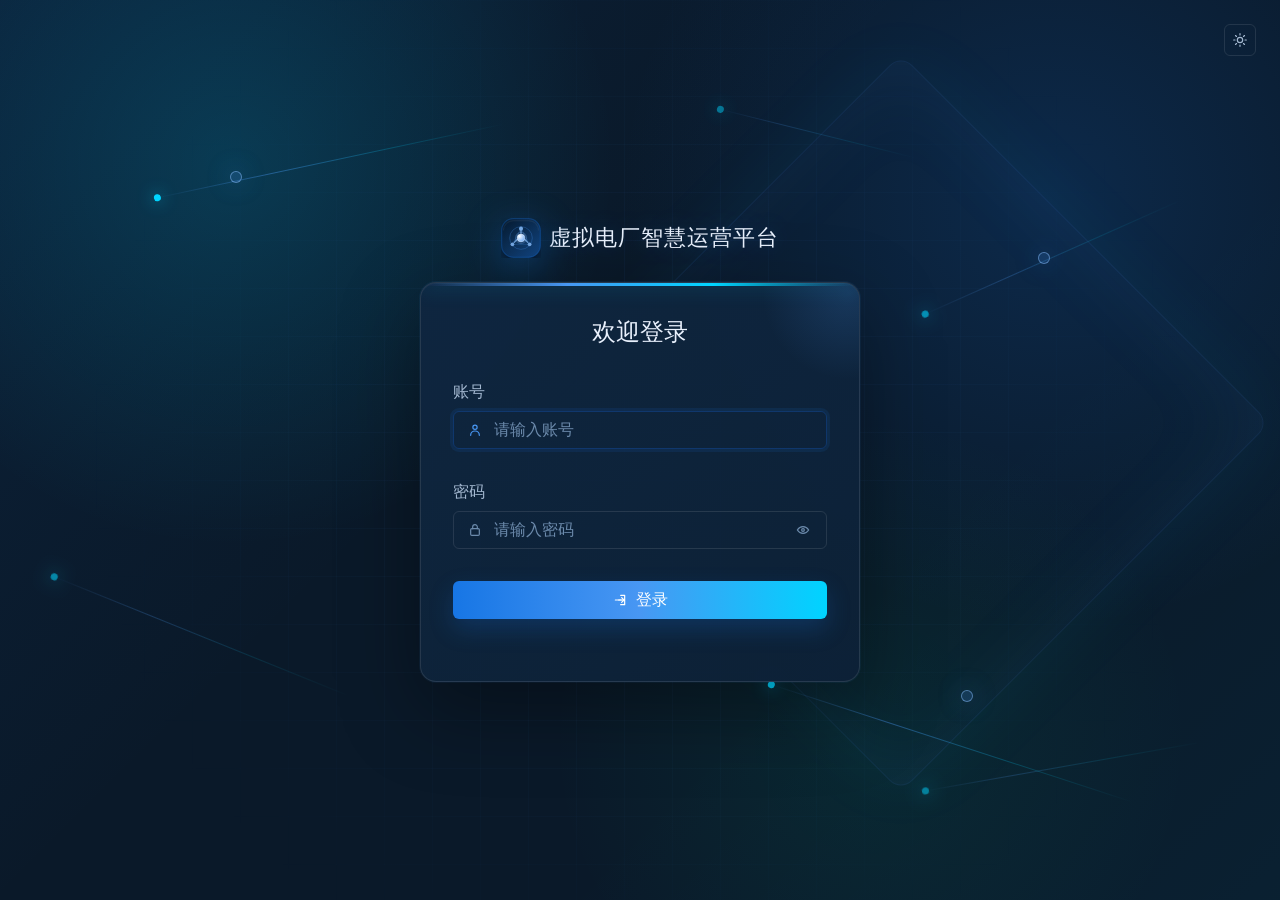
<file: index.html>
<!DOCTYPE html>
<html lang="zh-CN" data-theme="dark">
<head>
<meta charset="UTF-8">
<meta name="viewport" content="width=device-width, initial-scale=1.0">
<title>登录 - 虚拟电厂智慧运营平台</title>
<script>
try {
  document.documentElement.dataset.theme = localStorage.getItem('vpp-theme') || 'dark';
} catch (e) {}
</script>
<link rel="stylesheet" href="shared-theme.css">
<style>
:root {
  --space-1: 4px;
  --space-2: 8px;
  --space-3: 12px;
  --space-4: 16px;
  --space-6: 24px;
  --space-8: 32px;
  --space-12: 48px;
  --space-16: 64px;
  --radius-sm: 6px;
  --radius-md: 8px;
  --radius-lg: 12px;
  --radius-xl: 16px;
  --radius-full: 9999px;
  --font-mono: "SF Mono", "Fira Code", "JetBrains Mono", Consolas, monospace;
}

* {
  box-sizing: border-box;
}

html,
body {
  min-height: 100%;
}

body {
  margin: 0;
  min-width: 320px;
  font-family: var(--font-sans);
  color: var(--text-primary);
  -webkit-font-smoothing: antialiased;
  -moz-osx-font-smoothing: grayscale;
  background:
    radial-gradient(circle at 18% 18%, rgba(0, 212, 255, 0.16), transparent 30%),
    radial-gradient(circle at 82% 22%, rgba(23, 118, 229, 0.18), transparent 34%),
    radial-gradient(circle at 68% 82%, rgba(0, 214, 143, 0.08), transparent 28%),
    linear-gradient(135deg, rgba(23, 118, 229, 0.09), transparent 42%),
    linear-gradient(315deg, rgba(0, 212, 255, 0.04), transparent 34%),
    var(--page-bg);
}

button,
input {
  font: inherit;
}

button {
  border: 0;
}

.login-page {
  position: relative;
  isolation: isolate;
  min-height: 100vh;
  display: grid;
  place-items: center;
  padding: var(--space-8) var(--space-4);
  overflow: hidden;
}

.login-page::before {
  content: "";
  position: absolute;
  inset: 0;
  z-index: -2;
  pointer-events: none;
  background:
    linear-gradient(rgba(72, 151, 243, 0.07) 1px, transparent 1px),
    linear-gradient(90deg, rgba(72, 151, 243, 0.07) 1px, transparent 1px);
  background-size: 48px 48px;
  mask-image: radial-gradient(circle at center, #000 0%, transparent 72%);
}

.login-page::after {
  content: "";
  position: absolute;
  inset: 18% auto auto 50%;
  z-index: -1;
  width: 520px;
  height: 520px;
  pointer-events: none;
  border: 1px solid rgba(72, 151, 243, 0.12);
  border-radius: var(--radius-xl);
  box-shadow: inset 0 0 80px rgba(72, 151, 243, 0.08), 0 0 80px rgba(0, 212, 255, 0.05);
  transform: rotate(45deg);
}

.login-backdrop {
  position: absolute;
  inset: 0;
  z-index: -1;
  overflow: hidden;
  pointer-events: none;
}

.energy-line {
  position: absolute;
  height: 1px;
  background: linear-gradient(90deg, transparent, rgba(72, 151, 243, 0.42), rgba(0, 212, 255, 0.22), transparent);
  transform-origin: left center;
}

.energy-line::after {
  content: "";
  position: absolute;
  top: -3px;
  left: 0;
  width: 7px;
  height: 7px;
  border-radius: var(--radius-full);
  background: var(--cyan-500);
  box-shadow: 0 0 16px rgba(0, 212, 255, 0.8);
  animation: energyTravel 4.8s linear infinite;
}

.energy-line.line-one {
  top: 22%;
  left: 12%;
  width: 28vw;
  transform: rotate(-12deg);
}

.energy-line.line-two {
  right: 10%;
  bottom: 24%;
  width: 30vw;
  transform: rotate(18deg);
}

.energy-line.line-two::after {
  animation-delay: -2.4s;
}

.energy-line.line-three {
  top: 35%;
  right: 6%;
  width: 22vw;
  opacity: 0.62;
  transform: rotate(-24deg);
}

.energy-line.line-four {
  bottom: 36%;
  left: 4%;
  width: 25vw;
  opacity: 0.58;
  transform: rotate(22deg);
}

.energy-line.line-five {
  top: 12%;
  right: 28%;
  width: 16vw;
  opacity: 0.48;
  transform: rotate(14deg);
}

.energy-line.line-six {
  right: 6%;
  bottom: 12%;
  width: 22vw;
  opacity: 0.52;
  transform: rotate(-10deg);
}

.energy-line.line-three::after {
  animation-delay: -1.8s;
  animation-duration: 6.4s;
}

.energy-line.line-four::after {
  animation-delay: -3.2s;
  animation-duration: 6.8s;
}

.energy-line.line-five::after {
  animation-delay: -4.4s;
  animation-duration: 7.2s;
}

.energy-line.line-six::after {
  animation-delay: -5.2s;
  animation-duration: 7.6s;
}

.energy-node {
  position: absolute;
  width: 12px;
  height: 12px;
  border: 1px solid rgba(127, 179, 239, 0.56);
  border-radius: var(--radius-full);
  background: rgba(72, 151, 243, 0.18);
  box-shadow: 0 0 24px rgba(72, 151, 243, 0.34);
  animation: pulseNode 3.2s ease-in-out infinite;
}

.energy-node.node-one {
  top: 19%;
  left: 18%;
}

.energy-node.node-two {
  right: 18%;
  top: 28%;
  animation-delay: 0.4s;
}

.energy-node.node-three {
  right: 24%;
  bottom: 22%;
  animation-delay: 0.8s;
}

.login-shell {
  position: relative;
  z-index: 1;
  width: min(100%, 440px);
  animation: riseIn 520ms ease both;
}

.brand-lockup {
  display: flex;
  align-items: center;
  justify-content: center;
  gap: var(--space-2);
  margin-bottom: var(--space-6);
  text-shadow: 0 0 22px rgba(72, 151, 243, 0.28);
}

.brand-mark {
  width: 40px;
  height: 40px;
  flex: 0 0 40px;
  filter: drop-shadow(0 8px 18px rgba(23, 118, 229, 0.36));
}

.brand-name {
  color: var(--text-primary);
  font-size: 22px;
  font-weight: var(--fw-bold);
  line-height: 30px;
  letter-spacing: 1px;
  white-space: nowrap;
}

.login-card {
  position: relative;
  overflow: hidden;
  padding: var(--space-8);
  background: linear-gradient(145deg, rgba(15, 38, 64, 0.96), rgba(13, 33, 55, 0.96));
  border: 1px solid var(--border-default);
  border-radius: var(--radius-xl);
  box-shadow: 0 28px 80px rgba(0, 0, 0, 0.36), 0 0 0 1px rgba(72, 151, 243, 0.08), inset 0 1px 0 rgba(255, 255, 255, 0.04);
}

.login-card::before {
  content: "";
  position: absolute;
  inset: 0 0 auto;
  z-index: 0;
  height: 3px;
  background: linear-gradient(90deg, transparent, var(--primary-400), var(--cyan-500), transparent);
  box-shadow: 0 0 20px rgba(0, 212, 255, 0.42);
}

.login-card::after {
  content: "";
  position: absolute;
  inset: -80px -80px auto auto;
  width: 180px;
  height: 180px;
  z-index: 0;
  border-radius: var(--radius-full);
  background: radial-gradient(circle, rgba(72, 151, 243, 0.18), transparent 68%);
  pointer-events: none;
}

.login-card > * {
  position: relative;
  z-index: 1;
}

:root[data-theme="light"] .login-card {
  background: linear-gradient(145deg, rgba(255, 255, 255, 0.98), rgba(247, 250, 253, 0.98));
  box-shadow: 0 24px 64px rgba(23, 43, 67, 0.12), 0 0 0 1px rgba(23, 118, 229, 0.04);
}

.login-heading {
  margin-bottom: var(--space-8);
  text-align: center;
}

.login-title {
  margin: 0;
  color: var(--text-primary);
  font-size: 24px;
  font-weight: var(--fw-semibold);
  line-height: 34px;
}

.login-subtitle {
  margin: var(--space-2) 0 0;
  color: var(--text-muted);
  font-size: var(--text-body-sm);
  font-weight: var(--fw-regular);
  line-height: 22px;
}

.login-form {
  display: grid;
  gap: var(--space-8);
}

.form-row {
  display: grid;
  gap: var(--space-2);
}

.form-label {
  color: var(--text-secondary);
  font-size: var(--text-body-sm);
  font-weight: var(--fw-medium);
  line-height: 22px;
}

.input-wrap {
  position: relative;
}

.input-icon {
  position: absolute;
  top: 50%;
  left: 14px;
  width: 16px;
  height: 16px;
  color: var(--text-muted);
  pointer-events: none;
  transform: translateY(-50%);
  transition: color 150ms ease;
}

.ui-icon {
  display: block;
  width: 16px;
  height: 16px;
  flex: 0 0 auto;
}

.icon-definitions {
  position: absolute;
  width: 0;
  height: 0;
  overflow: hidden;
}

.input-wrap:focus-within .input-icon {
  color: var(--primary-400);
}

.form-input {
  width: 100%;
  height: 38px;
  padding: var(--space-3) var(--space-4);
  color: var(--text-primary);
  background: transparent;
  border: 1px solid var(--border-default);
  border-radius: var(--radius-sm);
  outline: 0;
  font-size: var(--text-body-sm);
  font-weight: var(--fw-regular);
  line-height: 22px;
  transition: border-color 150ms ease, box-shadow 150ms ease, background-color 150ms ease;
}

.form-input::placeholder {
  color: var(--text-muted);
}

.form-input:hover {
  border-color: var(--border-hover);
}

.form-input:focus {
  border-color: var(--border-active);
  box-shadow: 0 0 0 3px rgba(23, 118, 229, 0.1);
}

.form-input.has-icon {
  padding-left: 40px;
}

.form-input.has-toggle {
  padding-right: 40px;
}

.password-toggle {
  position: absolute;
  top: 50%;
  right: var(--space-2);
  width: 32px;
  height: 32px;
  display: grid;
  place-items: center;
  color: var(--text-muted);
  background: transparent;
  border-radius: var(--radius-sm);
  cursor: pointer;
  transform: translateY(-50%);
  transition: color 150ms ease, background-color 150ms ease;
}

.password-toggle:hover {
  color: var(--text-secondary);
  background: var(--hover-bg);
}

.password-toggle:focus-visible,
.theme-toggle:focus-visible,
.btn:focus-visible {
  outline: 2px solid var(--primary-400);
  outline-offset: 2px;
}

.form-error {
  min-height: 18px;
  color: var(--red-500);
  font-size: var(--text-caption);
  font-weight: var(--fw-regular);
  line-height: 18px;
}

.form-error:empty {
  display: none;
}

.form-input.is-error {
  border-color: var(--red-500);
  box-shadow: 0 0 0 3px rgba(255, 87, 87, 0.1);
}

.login-actions {
  display: grid;
  gap: var(--space-3);
  margin-top: 0;
}

.btn {
  min-height: 38px;
  display: inline-flex;
  align-items: center;
  justify-content: center;
  gap: var(--space-2);
  padding: 0 var(--space-4);
  border-radius: var(--radius-sm);
  cursor: pointer;
  font-size: var(--text-body-sm);
  font-weight: var(--fw-medium);
  line-height: 22px;
  transition: background-color 150ms ease, color 150ms ease, border-color 150ms ease, box-shadow 150ms ease, transform 150ms ease;
}

.btn-md {
  height: 38px;
}

.btn-primary {
  color: #FFFFFF;
  background: linear-gradient(90deg, var(--primary-500), var(--primary-400), var(--cyan-500));
  box-shadow: 0 10px 24px rgba(23, 118, 229, 0.22);
}

.btn-primary:hover {
  box-shadow: 0 14px 30px rgba(23, 118, 229, 0.32), 0 0 18px rgba(0, 212, 255, 0.18);
  transform: translateY(-1px);
}

.btn-primary:active {
  background: var(--primary-600);
  transform: translateY(0);
}

.btn-primary:disabled {
  color: var(--text-disabled);
  background: #1E2D4A;
  cursor: not-allowed;
}

.login-status {
  min-height: 18px;
  color: var(--green-500);
  font-size: var(--text-caption);
  line-height: 18px;
  text-align: center;
}

.login-footer {
  margin-top: var(--space-6);
  color: var(--text-muted);
  font-size: var(--text-caption);
  line-height: 18px;
  text-align: center;
}

.theme-toggle {
  position: fixed;
  top: var(--space-6);
  right: var(--space-6);
  z-index: 2;
  width: 32px;
  height: 32px;
  display: grid;
  place-items: center;
  color: var(--text-secondary);
  background: transparent;
  border: 1px solid var(--border-default);
  border-radius: var(--radius-sm);
  cursor: pointer;
  transition: color 150ms ease, background-color 150ms ease, border-color 150ms ease;
}

.theme-toggle:hover {
  color: var(--primary-400);
  background: var(--hover-bg);
  border-color: var(--border-hover);
}

@keyframes riseIn {
  from {
    opacity: 0;
    transform: translateY(12px);
  }

  to {
    opacity: 1;
    transform: translateY(0);
  }
}

@keyframes pulseNode {
  0%,
  100% {
    opacity: 0.45;
    transform: scale(0.92);
  }

  50% {
    opacity: 1;
    transform: scale(1.12);
  }
}

@keyframes energyTravel {
  0% {
    left: 0;
    opacity: 0;
  }

  12% {
    opacity: 1;
  }

  88% {
    opacity: 1;
  }

  100% {
    left: calc(100% - 7px);
    opacity: 0;
  }
}

@media (max-width: 639px) {
  .login-page {
    padding: var(--space-6) var(--space-4);
  }

  .login-card {
    padding: var(--space-6) var(--space-4);
  }

  .brand-name {
    font-size: 20px;
    line-height: 28px;
  }

  .energy-line,
  .energy-node {
    display: none;
  }

  .theme-toggle {
    top: var(--space-4);
    right: var(--space-4);
  }
}

@media (prefers-reduced-motion: reduce) {
  *,
  *::before,
  *::after {
    scroll-behavior: auto !important;
    transition-duration: 0.01ms !important;
    animation-duration: 0.01ms !important;
    animation-iteration-count: 1 !important;
  }
}
</style>
</head>
<body>
<svg class="icon-definitions" aria-hidden="true"><defs>
  <symbol id="sun" viewBox="0 0 24 24"><circle cx="12" cy="12" r="4" fill="none" stroke="currentColor" stroke-width="1.8"/><path d="M12 2.5v2M12 19.5v2M4.5 12h-2M21.5 12h-2M5.3 5.3l1.4 1.4M17.3 17.3l1.4 1.4M18.7 5.3l-1.4 1.4M6.7 17.3l-1.4 1.4" fill="none" stroke="currentColor" stroke-width="1.8" stroke-linecap="round"/></symbol>
  <symbol id="moon" viewBox="0 0 24 24"><path d="M20.2 15.5A8.7 8.7 0 0 1 8.5 3.8 8.8 8.8 0 1 0 20.2 15.5Z" fill="none" stroke="currentColor" stroke-width="1.8" stroke-linejoin="round"/></symbol>
  <symbol id="user" viewBox="0 0 24 24"><circle cx="12" cy="8" r="3.2" fill="none" stroke="currentColor" stroke-width="1.8"/><path d="M5.5 20a6.5 6.5 0 0 1 13 0" fill="none" stroke="currentColor" stroke-width="1.8" stroke-linecap="round"/></symbol>
  <symbol id="lock" viewBox="0 0 24 24"><rect x="5.5" y="10" width="13" height="10" rx="1.8" fill="none" stroke="currentColor" stroke-width="1.8"/><path d="M8.5 10V7.5a3.5 3.5 0 0 1 7 0V10" fill="none" stroke="currentColor" stroke-width="1.8" stroke-linecap="round"/></symbol>
  <symbol id="eye" viewBox="0 0 24 24"><path d="M3.5 12s3.1-5 8.5-5 8.5 5 8.5 5-3.1 5-8.5 5-8.5-5-8.5-5Z" fill="none" stroke="currentColor" stroke-width="1.8" stroke-linejoin="round"/><circle cx="12" cy="12" r="2" fill="none" stroke="currentColor" stroke-width="1.8"/></symbol>
  <symbol id="eye-slash" viewBox="0 0 24 24"><path d="M3.5 12s3.1-5 8.5-5c1.5 0 2.8.4 3.9 1M20.5 12s-3.1 5-8.5 5c-1.6 0-3-.4-4.2-1.1" fill="none" stroke="currentColor" stroke-width="1.8" stroke-linecap="round" stroke-linejoin="round"/><path d="M4 4l16 16" fill="none" stroke="currentColor" stroke-width="1.8" stroke-linecap="round"/></symbol>
  <symbol id="login" viewBox="0 0 24 24"><path d="M13 5h6v14h-6M10 12h9M14.5 8.5 18 12l-3.5 3.5" fill="none" stroke="currentColor" stroke-width="1.8" stroke-linecap="round" stroke-linejoin="round"/><path d="M5 12h9" fill="none" stroke="currentColor" stroke-width="1.8" stroke-linecap="round"/></symbol>
</defs></svg>
<button class="theme-toggle" id="themeToggle" type="button" aria-label="切换页面主题" title="切换页面主题">
  <svg class="ui-icon" aria-hidden="true"><use href="#sun"></use></svg>
</button>

<main class="login-page">
  <div class="login-backdrop" aria-hidden="true">
    <span class="energy-line line-one"></span>
    <span class="energy-line line-two"></span>
    <span class="energy-line line-three"></span>
    <span class="energy-line line-four"></span>
    <span class="energy-line line-five"></span>
    <span class="energy-line line-six"></span>
    <span class="energy-node node-one"></span>
    <span class="energy-node node-two"></span>
    <span class="energy-node node-three"></span>
  </div>
  <section class="login-shell" aria-labelledby="loginTitle">
    <div class="brand-lockup">
      <img class="brand-mark" src="vpp-logo.svg" width="40" height="40" alt="">
      <span class="brand-name">虚拟电厂智慧运营平台</span>
    </div>

    <div class="login-card">
      <header class="login-heading">
        <h1 class="login-title" id="loginTitle">欢迎登录</h1>
      </header>

      <form class="login-form" id="loginForm" novalidate>
        <div class="form-row">
          <label class="form-label" for="account">账号</label>
          <div class="input-wrap">
            <svg class="input-icon" aria-hidden="true"><use href="#user"></use></svg>
            <input class="form-input has-icon" id="account" name="account" type="text" autocomplete="username" placeholder="请输入账号">
          </div>
          <div class="form-error" id="accountError" aria-live="polite"></div>
        </div>

        <div class="form-row">
          <label class="form-label" for="password">密码</label>
          <div class="input-wrap">
            <svg class="input-icon" aria-hidden="true"><use href="#lock"></use></svg>
            <input class="form-input has-icon has-toggle" id="password" name="password" type="password" autocomplete="current-password" placeholder="请输入密码">
            <button class="password-toggle" id="passwordToggle" type="button" aria-label="显示密码" title="显示密码">
              <svg class="ui-icon" aria-hidden="true"><use href="#eye"></use></svg>
            </button>
          </div>
          <div class="form-error" id="passwordError" aria-live="polite"></div>
        </div>

        <div class="login-actions">
          <button class="btn btn-primary btn-md" id="loginButton" type="submit">
            <svg class="ui-icon" aria-hidden="true"><use href="#login"></use></svg>
            <span>登录</span>
          </button>
          <div class="login-status" id="loginStatus" role="status" aria-live="polite"></div>
        </div>
      </form>
    </div>

  </section>
</main>

<script>
const root = document.documentElement;
const loginForm = document.getElementById('loginForm');
const accountInput = document.getElementById('account');
const passwordInput = document.getElementById('password');
const accountError = document.getElementById('accountError');
const passwordError = document.getElementById('passwordError');
const loginButton = document.getElementById('loginButton');
const loginStatus = document.getElementById('loginStatus');
const passwordToggle = document.getElementById('passwordToggle');
const themeToggle = document.getElementById('themeToggle');

function updateThemeButton() {
  const light = root.dataset.theme === 'light';
  themeToggle.innerHTML = '<svg class="ui-icon" aria-hidden="true"><use href="#' + (light ? 'moon' : 'sun') + '"></use></svg>';
  themeToggle.setAttribute('aria-label', light ? '切换为深色主题' : '切换为浅色主题');
  themeToggle.title = light ? '切换为深色主题' : '切换为浅色主题';
}

function setFieldError(input, target, message) {
  input.classList.toggle('is-error', Boolean(message));
  input.setAttribute('aria-invalid', String(Boolean(message)));
  target.textContent = message;
}

function validateForm() {
  const account = accountInput.value.trim();
  const password = passwordInput.value;
  let valid = true;

  if (!account) {
    setFieldError(accountInput, accountError, '请输入账号');
    valid = false;
  } else {
    setFieldError(accountInput, accountError, '');
  }

  if (!password) {
    setFieldError(passwordInput, passwordError, '请输入密码');
    valid = false;
  } else {
    setFieldError(passwordInput, passwordError, '');
  }

  return valid;
}

passwordToggle.addEventListener('click', () => {
  const visible = passwordInput.type === 'text';
  passwordInput.type = visible ? 'password' : 'text';
  passwordToggle.innerHTML = '<svg class="ui-icon" aria-hidden="true"><use href="#' + (visible ? 'eye' : 'eye-slash') + '"></use></svg>';
  passwordToggle.setAttribute('aria-label', visible ? '显示密码' : '隐藏密码');
  passwordToggle.title = visible ? '显示密码' : '隐藏密码';
});

loginForm.addEventListener('submit', (event) => {
  event.preventDefault();
  loginStatus.textContent = '';

  if (!validateForm()) {
    return;
  }

  loginButton.disabled = true;
  loginButton.querySelector('span').textContent = '登录中';
  loginStatus.textContent = '登录成功，正在进入工作台';

  window.setTimeout(() => {
    window.location.href = 'optimization-decomposition.html';
  }, 500);
});

[accountInput, passwordInput].forEach((input) => {
  input.addEventListener('input', () => {
    if (input === accountInput && input.value.trim()) {
      setFieldError(accountInput, accountError, '');
    }
    if (input === passwordInput && input.value) {
      setFieldError(passwordInput, passwordError, '');
    }
    loginStatus.textContent = '';
  });
});

themeToggle.addEventListener('click', () => {
  const next = root.dataset.theme === 'light' ? 'dark' : 'light';
  root.dataset.theme = next;
  try {
    localStorage.setItem('vpp-theme', next);
  } catch (e) {}
  updateThemeButton();
});

updateThemeButton();
accountInput.focus();
</script>
</body>
</html>
</file>
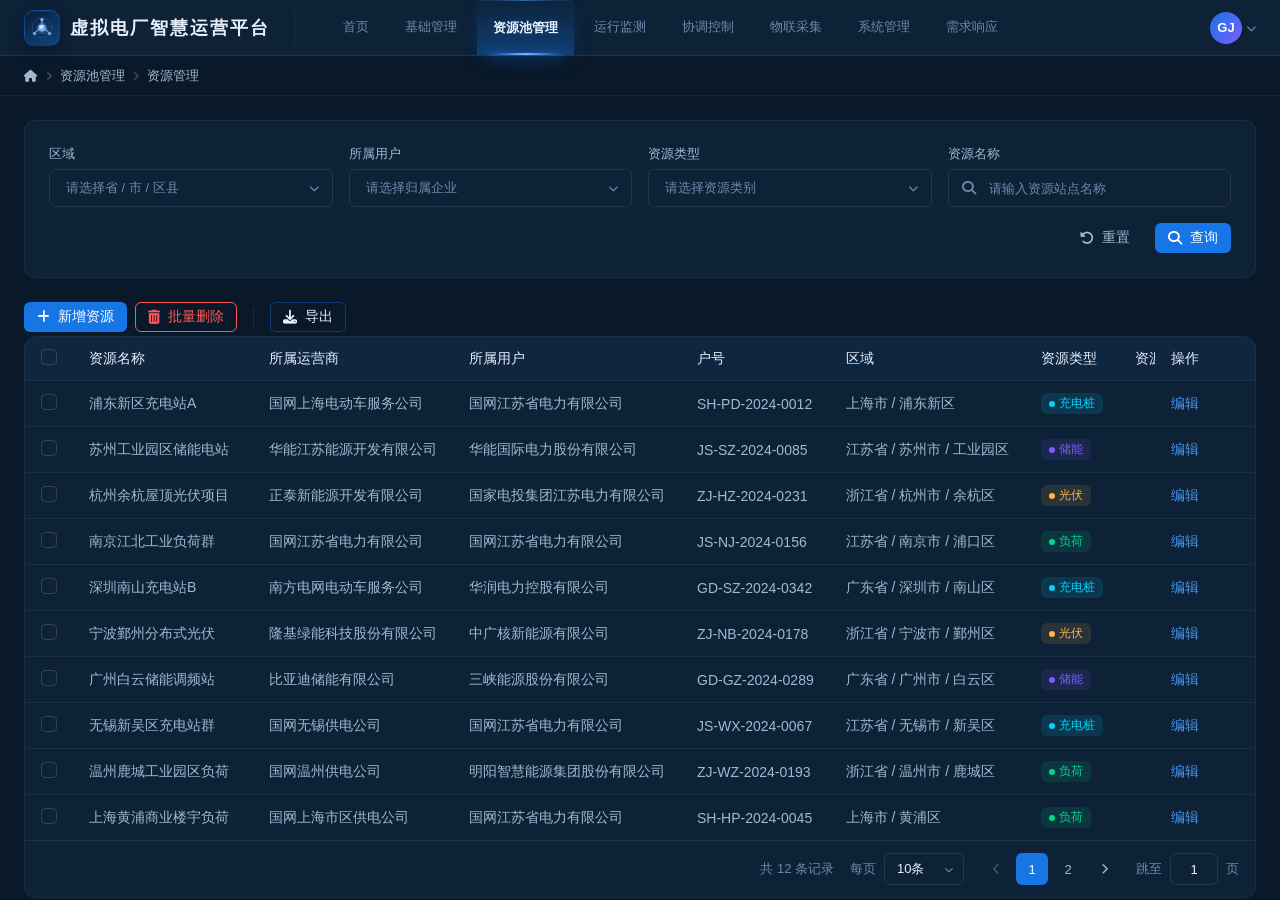
<file: deploy/index.html>
<!DOCTYPE html>
<html lang="zh-CN">
<head>
<meta charset="UTF-8">
<meta name="viewport" content="width=device-width, initial-scale=1.0">
<title>资源池管理 - 虚拟电厂智慧运营平台</title>
<link rel="stylesheet" href="https://cdnjs.cloudflare.com/ajax/libs/font-awesome/6.5.1/css/all.min.css">
<style>
/* ==============================
   @font-face — 阿里妈妈数黑体（永久免费商用）
   ============================== */
@font-face {
  font-family: "Alimama ShuHeiTi";
  font-weight: 700;
  src: url("//at.alicdn.com/wf/webfont/kfq1sgJFWQ6g/cPCrTL8ewntCCMPMNgo40.woff2") format("woff2"),
       url("//at.alicdn.com/wf/webfont/kfq1sgJFWQ6g/fu9Q_dW8qzsGtfSSU60a3.woff") format("woff");
  font-display: swap;
}

/* ==============================
   CSS 变量 — 引用颜色/排版/间距/圆角规范
   ============================== */
:root {
  /* 页面背景 */
  --page-bg: #0A1929;
  --card-bg: #0D2137;
  --card-bg-alt: #0F2640;

  /* 固定列不透明背景（表格规范 §12.2） */
  --fixed-bg-default: #0D2137;
  --fixed-bg-hover: #0E2845;
  --fixed-bg-selected: #0F2C4E;
  --fixed-bg-header: #0F2640;

  /* 固定列阴影边界（表格规范 §12.4） */
  --fixed-shadow-right: 6px 0 12px -2px rgba(255,255,255,0.12);
  --fixed-shadow-left: -6px 0 12px -2px rgba(255,255,255,0.12);

  /* 边框 */
  --border-subtle: rgba(255,255,255,0.06);
  --border-divider: rgba(255,255,255,0.08);
  --border-default: rgba(255,255,255,0.10);
  --border-hover: rgba(255,255,255,0.15);
  --border-active: rgba(22,104,220,0.30);
  --border-secondary: rgba(22,104,220,0.45);
  --border-secondary-hover: rgba(22,104,220,0.55);
  --border-secondary-active: rgba(22,104,220,0.60);

  /* 文本 */
  --text-primary: #E8F0FC;
  --text-secondary: #A3B8D0;
  --text-muted: #6B8AAB;
  --text-disabled: #4A5A70;
  --text-label: #7A96B8;

  /* 主色 */
  --primary-300: #7FB3EF;
  --primary-400: #4897F3;
  --primary-500: #1776E5;
  --primary-600: #095AB8;

  /* 语义色 */
  --green-500: #00D68F;
  --orange-500: #FFB547;
  --red-500: #FF5757;
  --red-400: #FF7070;
  --red-700: #C03838;
  --violet-500: #7C5CFF;
  --cyan-500: #00D4FF;

  /* 字体 */
  --font-sans: -apple-system, BlinkMacSystemFont, "Segoe UI", Roboto, "PingFang SC", "Noto Sans SC", sans-serif;
  --font-mono: "SF Mono", "Fira Code", "JetBrains Mono", Consolas, monospace;

  /* 间距 */
  --space-1: 4px;
  --space-2: 8px;
  --space-3: 12px;
  --space-4: 16px;
  --space-6: 24px;
  --space-8: 32px;
  --space-12: 48px;
  --space-16: 64px;

  /* 圆角 */
  --radius-sm: 6px;
  --radius-md: 8px;
  --radius-lg: 12px;
  --radius-xl: 16px;
  --radius-full: 9999px;

  /* 布局 */
  --header-h: 56px;
  --breadcrumb-h: 40px;
  --content-px: 24px;
  --content-py: 24px;

  /* Z-index */
  --z-content: 0;
  --z-fixed-cell: 1;
  --z-sticky: 1;
  --z-table-header: 2;
  --z-fixed-corner: 3;
  --z-sidebar: 100;
  --z-header: 200;
  --z-dropdown: 1000;
  --z-drawer: 1200;
  --z-modal: 1300;
  --z-modal-mask: 1299;
  --z-toast: 1400;
}

/* ==============================
   全局重置
   ============================== */
* {
  margin: 0;
  padding: 0;
  box-sizing: border-box;
}

html, body {
  font-family: var(--font-sans);
  font-size: 14px;
  background-color: var(--page-bg);
  color: var(--text-primary);
  -webkit-font-smoothing: antialiased;
  -moz-osx-font-smoothing: grayscale;
  height: 100vh;
  overflow: hidden;
}

/* 滚动条 */
::-webkit-scrollbar {
  width: 6px;
  height: 6px;
}
::-webkit-scrollbar-track {
  background: transparent;
}
::-webkit-scrollbar-thumb {
  background: rgba(255,255,255,0.10);
  border-radius: 9999px;
}
::-webkit-scrollbar-thumb:hover {
  background: rgba(255,255,255,0.15);
}

/* ==============================
   顶栏 Header — 56px 固定导航
   ============================== */
.header {
  position: fixed;
  top: 0;
  left: 0;
  right: 0;
  height: var(--header-h);
  background: var(--card-bg);
  border-bottom: 1px solid var(--border-divider);
  display: flex;
  align-items: stretch;
  padding: 0 var(--space-6);
  z-index: var(--z-header);
}

.header-left {
  display: flex;
  align-items: center;
  gap: var(--space-6);
}

.header-logo {
  display: flex;
  align-items: center;
  gap: 10px;
  padding-right: var(--space-6);
  margin-right: var(--space-2);
  border-right: 1px solid var(--border-subtle);
}

.header-logo-icon {
  width: 36px;
  height: 36px;
  border-radius: 10px;
  background: linear-gradient(145deg, #061D35 0%, #0B2B4F 35%, #114480 100%);
  border: 1px solid rgba(23, 118, 229, 0.3);
  display: flex;
  align-items: center;
  justify-content: center;
  flex-shrink: 0;
  position: relative;
  box-shadow:
    0 4px 12px rgba(3, 12, 27, 0.5),
    0 0 0 1px rgba(23, 118, 229, 0.08),
    inset 0 1px 0 rgba(255, 255, 255, 0.05);
}

.header-logo-icon svg {
  width: 22px;
  height: 22px;
}

.header-logo-title {
  font-family: 'Alimama ShuHeiTi', var(--font-sans);
  font-size: 18px;
  font-weight: 700;
  color: var(--text-primary);
  letter-spacing: 2px;
}

.header-nav {
  display: flex;
  align-items: stretch;
  gap: var(--space-1);
  height: 100%;
}

.header-nav-item {
  position: relative;
  display: flex;
  align-items: center;
  padding: 0 16px;
  font-size: 13px;
  font-weight: 500;
  color: var(--text-muted);
  cursor: pointer;
  transition: all 200ms ease;
  border-bottom: 3px solid transparent;
  margin-bottom: -1px;
  border-radius: var(--radius-sm) var(--radius-sm) 0 0;
  user-select: none;
  white-space: nowrap;
}

/* 底部霓虹指示条 */
.header-nav-item::after {
  content: '';
  position: absolute;
  bottom: 0;
  left: 50%;
  transform: translateX(-50%);
  width: 0;
  height: 2px;
  border-radius: 2px 2px 0 0;
  background: linear-gradient(90deg, 
    transparent 0%, 
    rgba(72,151,243,0.3) 15%, 
    #4897F3 35%, 
    #7FB3EF 50%, 
    #4897F3 65%, 
    rgba(72,151,243,0.3) 85%, 
    transparent 100%);
  transition: all 300ms cubic-bezier(0.4, 0, 0.2, 1);
  opacity: 0;
  filter: blur(0.3px);
}

/* 顶部电路走线 */
.header-nav-item::before {
  content: '';
  position: absolute;
  top: 0;
  left: 22%;
  right: 22%;
  height: 1px;
  background: linear-gradient(90deg, transparent, rgba(72,151,243,0.35), transparent);
  transition: all 250ms ease;
  opacity: 0;
}

.header-nav-item:hover {
  color: var(--text-primary);
  background: rgba(72,151,243,0.06);
  box-shadow: inset 0 -1px 0 rgba(23,118,229,0.15);
}

.header-nav-item:hover::after {
  width: 50%;
  opacity: 0.6;
}

.header-nav-item:hover::before {
  opacity: 0.4;
}

.header-nav-item.active {
  margin-bottom: -3px;
  color: #E8F4FF;
  background: linear-gradient(180deg, 
    rgba(23,118,229,0.04) 0%, 
    rgba(23,118,229,0.10) 25%, 
    rgba(23,118,229,0.22) 60%,
    rgba(23,118,229,0.38) 100%);
  border-bottom-color: transparent;
  font-weight: 600;
  box-shadow: 
    0 4px 24px -10px rgba(23,118,229,0.45),
    inset 0 1px 0 rgba(72,151,243,0.18);
  text-shadow: 0 0 14px rgba(72,151,243,0.2);
}

.header-nav-item.active::before {
  opacity: 1;
  background: linear-gradient(90deg, transparent, rgba(72,151,243,0.5), transparent);
}

.header-nav-item.active::after {
  width: 80%;
  opacity: 1;
  height: 2px;
  filter: blur(0px);
  box-shadow: 
    0 0 6px rgba(23,118,229,0.6),
    0 0 18px rgba(23,118,229,0.35),
    0 0 36px rgba(23,118,229,0.15),
    0 1px 0 rgba(23,118,229,0.4);
}

.header-right {
  margin-left: auto;
  display: flex;
  align-items: center;
  gap: var(--space-2);
}

.header-avatar {
  width: 32px;
  height: 32px;
  border-radius: var(--radius-full);
  background: linear-gradient(135deg, var(--primary-500), var(--violet-500));
  display: flex;
  align-items: center;
  justify-content: center;
  font-size: 13px;
  font-weight: 600;
  color: #FFFFFF;
  cursor: pointer;
  transition: all 150ms ease;
}

.header-avatar:hover {
  transform: scale(1.05);
  box-shadow: 0 0 0 2px rgba(23,118,229,0.30);
}

.header-avatar-wrapper {
  position: relative;
  display: flex;
  align-items: center;
  gap: 4px;
  cursor: pointer;
  user-select: none;
}

.header-avatar-arrow {
  font-size: 10px;
  color: var(--text-muted);
  transition: transform 200ms ease;
}

.header-avatar-wrapper.open .header-avatar-arrow {
  transform: rotate(180deg);
}

.dropdown-divider {
  height: 1px;
  background: var(--border-divider);
  margin: 2px 8px;
}

/* ==============================
   面包屑 — 40px
   ============================== */
.breadcrumb {
  position: fixed;
  top: var(--header-h);
  left: 0;
  right: 0;
  height: var(--breadcrumb-h);
  background: var(--page-bg);
  border-bottom: 1px solid var(--border-subtle);
  display: flex;
  align-items: center;
  padding: 0 var(--content-px);
  z-index: var(--z-content);
}

.breadcrumb-list {
  display: flex;
  align-items: center;
  gap: var(--space-2);
  font-size: 13px;
}

.breadcrumb-item {
  color: var(--text-secondary);
  cursor: pointer;
  transition: color 150ms ease;
}

.breadcrumb-item:hover {
  color: var(--primary-400);
}

.breadcrumb-item.current {
  color: var(--text-secondary);
  cursor: default;
}

.breadcrumb-item.current:hover {
  color: var(--text-secondary);
}

.breadcrumb-separator {
  color: var(--text-disabled);
  font-size: 9px;
}

/* ==============================
   内容区
   ============================== */
.content {
  position: fixed;
  top: calc(var(--header-h) + var(--breadcrumb-h));
  left: 0;
  right: 0;
  bottom: 0;
  padding: var(--content-py) var(--content-px);
  overflow-y: auto;
}

/* ==============================
   筛选区 — 引用表格规范 §6
   ============================== */
.filter-section {
  background: var(--card-bg);
  border-radius: var(--radius-lg);
  border: 1px solid var(--border-subtle);
  padding: var(--space-6);
  margin-bottom: var(--space-6);
}

.filter-grid {
  display: grid;
  grid-template-columns: repeat(4, 1fr);
  gap: var(--space-4);
  align-items: start;
}

.filter-item {
  display: flex;
  flex-direction: column;
}

.filter-label {
  font-size: 13px;
  font-weight: 400;
  color: var(--text-secondary);
  margin-bottom: 6px;
  white-space: nowrap;
}

/* 自定义下拉/输入框通用样式 — 引用表单规范 §2 */
.filter-control {
  position: relative;
  width: 100%;
}

.filter-input {
  width: 100%;
  height: 38px;
  background: transparent;
  border: 1px solid var(--border-default);
  border-radius: var(--radius-sm);
  padding: 0 var(--space-4);
  font-size: 14px;
  font-weight: 400;
  font-family: var(--font-sans);
  color: var(--text-primary);
  outline: none;
  transition: all 150ms ease;
  cursor: pointer;
}

.filter-input::placeholder {
  color: var(--text-muted);
}

.filter-input:hover {
  border-color: var(--border-hover);
}

.filter-input:focus,
.filter-input.active {
  border-color: var(--border-active);
  box-shadow: 0 0 0 3px rgba(23,118,229,0.10);
  background: rgba(23,118,229,0.06);
}

/* 搜索输入框 */
.filter-search {
  position: relative;
  width: 100%;
}

.filter-search i {
  position: absolute;
  left: 14px;
  top: 50%;
  transform: translateY(-50%);
  font-size: 14px;
  color: var(--text-muted);
  pointer-events: none;
}

.filter-search input {
  width: 100%;
  height: 38px;
  background: transparent;
  border: 1px solid var(--border-default);
  border-radius: var(--radius-sm);
  padding: 0 var(--space-4) 0 40px;
  font-size: 14px;
  font-weight: 400;
  font-family: var(--font-sans);
  color: var(--text-primary);
  outline: none;
  transition: all 150ms ease;
}

.filter-search input::placeholder {
  color: var(--text-muted);
  font-size: 13px;
}

.filter-search input:hover {
  border-color: var(--border-hover);
}

.filter-search input:focus {
  border-color: var(--border-active);
  box-shadow: 0 0 0 3px rgba(23,118,229,0.10);
}

/* 下拉箭头 */
.filter-input .dropdown-arrow {
  position: absolute;
  right: 14px;
  top: 50%;
  transform: translateY(-50%);
  font-size: 10px;
  color: var(--text-muted);
  pointer-events: none;
  transition: transform 200ms ease;
}

.filter-input.open .dropdown-arrow {
  transform: translateY(-50%) rotate(180deg);
}

.filter-input-text {
  display: flex;
  align-items: center;
  justify-content: space-between;
  width: 100%;
  height: 100%;
}

.filter-input-value {
  font-size: 13px;
  color: var(--text-primary);
  overflow: hidden;
  text-overflow: ellipsis;
  white-space: nowrap;
}

.filter-input-value.placeholder {
  color: var(--text-muted);
}

.filter-actions {
  display: flex;
  justify-content: flex-end;
  gap: var(--space-3);
  margin-top: var(--space-4);
}

/* ==============================
   按钮 — 引用按钮规范
   ============================== */
.btn {
  display: inline-flex;
  align-items: center;
  justify-content: center;
  gap: var(--space-2);
  font-size: 14px;
  font-weight: 500;
  font-family: var(--font-sans);
  border-radius: var(--radius-sm);
  border: none;
  cursor: pointer;
  transition: all 150ms ease;
  white-space: nowrap;
  outline: none;
}

/* Primary 主按钮 */
.btn-primary {
  background: var(--primary-500);
  color: #FFFFFF;
  padding: 0 var(--space-4);
  height: 38px;
  border: 1px solid transparent;
}

.btn-primary:hover {
  background: var(--primary-400);
}

.btn-primary:active {
  background: var(--primary-600);
}

/* Secondary 次按钮 */
.btn-secondary {
  background: transparent;
  color: var(--text-primary);
  padding: 0 var(--space-4);
  height: 38px;
  border: 1px solid var(--border-secondary);
}

.btn-secondary:hover {
  background: rgba(22,104,220,0.08);
  border-color: var(--border-secondary-hover);
}

.btn-secondary:active {
  background: rgba(22,104,220,0.15);
  border-color: var(--border-secondary-active);
}

/* Ghost 幽灵按钮 */
.btn-ghost {
  background: transparent;
  color: var(--text-secondary);
  padding: 0 var(--space-4);
  height: 38px;
  border: 1px solid transparent;
}

.btn-ghost:hover {
  background: rgba(255,255,255,0.06);
  color: var(--text-primary);
}

/* Danger Outline 危险边框按钮 */
.btn-danger-outline {
  background: transparent;
  color: var(--red-500);
  padding: 0 var(--space-4);
  height: 38px;
  border: 1px solid var(--red-500);
}

.btn-danger-outline:hover {
  background: rgba(255,87,87,0.08);
}

.btn-danger-outline:active {
  background: rgba(255,87,87,0.15);
}

/* Small 尺寸 */
.btn-sm {
  height: 30px;
  padding: 0 var(--space-3);
  font-size: 14px;
}

/* ==============================
   操作按钮栏 — 引用表格规范 §2
   ============================== */
.action-bar {
  display: flex;
  align-items: center;
  gap: var(--space-2);
  margin-bottom: var(--space-1);
}

.action-divider {
  width: 1px;
  height: 20px;
  background: var(--border-divider);
  margin: 0 var(--space-2);
}

/* ==============================
   表格容器 — 引用表格规范
   ============================== */
.table-container {
  background: var(--card-bg);
  border-radius: var(--radius-lg);
  border: 1px solid var(--border-subtle);
}

.table-scroll {
  overflow-x: auto;
  border-radius: var(--radius-lg);
}

table {
  width: 100%;
  border-collapse: collapse;
  table-layout: auto;
}

thead th {
  background: var(--fixed-bg-header);
  font-size: 14px;
  font-weight: 500;
  color: var(--text-primary);
  text-align: left;
  padding: 12px 16px;
  border-bottom: 1px solid var(--border-divider);
  white-space: nowrap;
  position: sticky;
  top: 0;
  z-index: var(--z-table-header);
}

tbody td {
  font-size: 14px;
  font-weight: 400;
  color: var(--text-secondary);
  padding: 12px 16px;
  border-bottom: 1px solid var(--border-subtle);
  white-space: nowrap;
}

tbody tr {
  transition: background 150ms ease;
}

tbody tr:hover {
  background: rgba(23,118,229,0.06);
}

tbody tr.selected {
  background: rgba(23,118,229,0.10);
}

tbody tr.selected:hover {
  background: rgba(23,118,229,0.10);
}

tbody tr:last-child td {
  border-bottom: none;
}

/* 数字列 — 右对齐 + 等宽字体 */
td.num {
  text-align: right;
  font-family: var(--font-mono);
}

/* 日期列 */
td.date {}

/* 文本列超长省略 */
.td-text-ellipsis {
  max-width: 180px;
  overflow: hidden;
  text-overflow: ellipsis;
}

/* ========== 固定列（表格规范 §12） ========== */

/* 固定列列宽 — 必须显式设定以保证 sticky offset 计算准确 */
th.col-fixed-checkbox, td.col-fixed-checkbox { width: 48px; min-width: 48px; }
th.col-fixed-name,     td.col-fixed-name     { width: 180px; min-width: 180px; }
th.col-fixed-ops,      td.col-fixed-ops      { width: 100px; min-width: 100px; }

/* 左固定列基础 */
th.col-fixed-left, td.col-fixed-left {
  position: sticky;
  left: 0;
  overflow: visible;
}
/* 第 2 列左固定偏移 = 第 1 列宽度 (48px) */
th.col-fixed-left.col-fixed-name, td.col-fixed-left.col-fixed-name {
  left: 48px;
}

/* 右固定列基础 */
th.col-fixed-right, td.col-fixed-right {
  position: sticky;
  right: 0;
  overflow: visible;
}

/* Z-Index 层级：角落 th (3) > 普通 th (2) > 固定 td (1) > 普通 td (0) */
thead th.col-fixed-left,
thead th.col-fixed-right {
  z-index: var(--z-fixed-corner);
}
tbody td.col-fixed-left,
tbody td.col-fixed-right {
  z-index: var(--z-fixed-cell);
}

/* 不透明背景 — td（表格规范 §12.2 + §12.6） */
tbody td.col-fixed-left,
tbody td.col-fixed-right {
  background: var(--fixed-bg-default);
}
tbody tr:hover td.col-fixed-left,
tbody tr:hover td.col-fixed-right {
  background: var(--fixed-bg-hover);
}
tbody tr.selected td.col-fixed-left,
tbody tr.selected td.col-fixed-right {
  background: var(--fixed-bg-selected);
}
tbody tr.selected:hover td.col-fixed-left,
tbody tr.selected:hover td.col-fixed-right {
  background: var(--fixed-bg-selected);
}

/* 不透明背景 — th */
thead th.col-fixed-left,
thead th.col-fixed-right {
  background: var(--fixed-bg-header);
}

/* 阴影边界 — 最后一列左固定列的右侧（表格规范 §12.4）
   使用 ::after 伪元素，避免 box-shadow 被相邻单元格背景覆盖 */
th.col-last-left-fixed::after,
td.col-last-left-fixed::after {
  content: '';
  position: absolute;
  top: 0;
  right: -8px;
  bottom: 0;
  width: 8px;
  background: linear-gradient(to right, rgba(255,255,255,0.12), transparent);
  pointer-events: none;
  z-index: 1;
  opacity: 0;
  transition: opacity 200ms ease;
}

/* 第一列右固定列的左侧 */
th.col-first-right-fixed::after,
td.col-first-right-fixed::after {
  content: '';
  position: absolute;
  top: 0;
  left: -8px;
  bottom: 0;
  width: 8px;
  background: linear-gradient(to left, rgba(255,255,255,0.12), transparent);
  pointer-events: none;
  z-index: 1;
  opacity: 0;
  transition: opacity 200ms ease;
}

/* 滚动时显示阴影 */
.table-scroll.is-scrolling th.col-last-left-fixed::after,
.table-scroll.is-scrolling td.col-last-left-fixed::after,
.table-scroll.is-scrolling th.col-first-right-fixed::after,
.table-scroll.is-scrolling td.col-first-right-fixed::after {
  opacity: 1;
}

/* 滚动到边缘时隐藏阴影（表格规范 §12.5） */
.table-scroll.no-left-shadow th.col-last-left-fixed::after,
.table-scroll.no-left-shadow td.col-last-left-fixed::after {
  display: none;
}
.table-scroll.no-right-shadow th.col-first-right-fixed::after,
.table-scroll.no-right-shadow td.col-first-right-fixed::after {
  display: none;
}

/* Checkbox — 引用表单规范 §4.1 */
.checkbox {
  width: 16px;
  height: 16px;
  border: 1.5px solid var(--border-hover);
  border-radius: 4px;
  background: transparent;
  cursor: pointer;
  display: inline-flex;
  align-items: center;
  justify-content: center;
  transition: all 150ms ease;
  flex-shrink: 0;
}

.checkbox:hover {
  border-color: var(--primary-400);
}

.checkbox.checked {
  background: var(--primary-500);
  border-color: var(--primary-500);
}

.checkbox.checked::after {
  content: '';
  width: 5px;
  height: 9px;
  border: solid #FFFFFF;
  border-width: 0 2px 2px 0;
  transform: rotate(45deg);
  margin-bottom: 1px;
}

.checkbox.indeterminate {
  background: var(--primary-500);
  border-color: var(--primary-500);
}

.checkbox.indeterminate::after {
  content: '';
  width: 8px;
  height: 2px;
  background: #FFFFFF;
  border-radius: 1px;
}

/* 标签列 — 资源类型 */
.tag {
  display: inline-flex;
  align-items: center;
  gap: 4px;
  padding: 2px 8px;
  font-size: 12px;
  font-weight: 500;
  border-radius: var(--radius-sm);
  white-space: nowrap;
}

.tag-dot {
  width: 6px;
  height: 6px;
  border-radius: var(--radius-full);
}

.tag-charging { background: rgba(0,212,255,0.12); color: var(--cyan-500); }
.tag-charging .tag-dot { background: var(--cyan-500); }

.tag-storage { background: rgba(124,92,255,0.12); color: var(--violet-500); }
.tag-storage .tag-dot { background: var(--violet-500); }

.tag-solar { background: rgba(255,181,71,0.12); color: var(--orange-500); }
.tag-solar .tag-dot { background: var(--orange-500); }

.tag-load { background: rgba(0,214,143,0.12); color: var(--green-500); }
.tag-load .tag-dot { background: var(--green-500); }

/* 操作列 — 引用按钮规范 §1.7 Link */
.action-links {
  display: flex;
  align-items: center;
  flex-wrap: nowrap;
  gap: 0;
}

.action-link {
  font-size: 14px;
  font-weight: 400;
  color: var(--primary-400);
  cursor: pointer;
  transition: color 150ms ease;
  background: transparent;
  border: none;
  padding: 0;
  white-space: nowrap;
}

.action-link:hover {
  color: var(--primary-300);
}

.action-link:active {
  color: var(--primary-500);
}

.action-separator {
  width: 1px;
  height: 12px;
  background: var(--border-divider);
  margin: 0 var(--space-3);
}

/* ==============================
   分页器 — 引用表格规范 §9
   ============================== */
.pagination {
  display: flex;
  align-items: center;
  justify-content: flex-end;
  gap: var(--space-4);
  padding: 12px 16px;
  border-top: 1px solid var(--border-divider);
}

.pagination-total {
  font-size: 13px;
  color: var(--text-muted);
}

.page-size-select {
  display: flex;
  align-items: center;
  gap: var(--space-2);
  font-size: 13px;
  color: var(--text-muted);
}

.page-size-trigger {
  height: 32px;
  background: transparent;
  border: 1px solid var(--border-default);
  border-radius: var(--radius-sm);
  padding: 0 28px 0 12px;
  font-size: 13px;
  color: var(--text-primary);
  cursor: pointer;
  position: relative;
  transition: all 150ms ease;
  display: flex;
  align-items: center;
  min-width: 80px;
}

.page-size-trigger:hover {
  border-color: var(--border-hover);
}

.page-size-trigger i {
  position: absolute;
  right: 10px;
  font-size: 9px;
  color: var(--text-muted);
}

.page-numbers {
  display: flex;
  align-items: center;
  gap: var(--space-1);
}

.page-btn {
  min-width: 32px;
  height: 32px;
  display: flex;
  align-items: center;
  justify-content: center;
  border-radius: var(--radius-sm);
  font-size: 13px;
  color: var(--text-secondary);
  cursor: pointer;
  transition: all 150ms ease;
  background: transparent;
  border: none;
  padding: 0 6px;
}

.page-btn:hover {
  color: var(--text-primary);
  background: rgba(23,118,229,0.08);
}

.page-btn.active {
  color: #FFFFFF;
  background: var(--primary-500);
}

.page-btn.disabled {
  color: var(--text-disabled);
  cursor: not-allowed;
}

.page-btn.disabled:hover {
  background: transparent;
  color: var(--text-disabled);
}

.page-ellipsis {
  color: var(--text-muted);
  font-size: 13px;
  padding: 0 var(--space-1);
}

.page-jump {
  display: flex;
  align-items: center;
  gap: var(--space-2);
  font-size: 13px;
  color: var(--text-muted);
}

.page-jump input {
  width: 48px;
  height: 32px;
  background: transparent;
  border: 1px solid var(--border-default);
  border-radius: var(--radius-sm);
  text-align: center;
  font-size: 13px;
  color: var(--text-primary);
  font-family: var(--font-sans);
  outline: none;
  transition: all 150ms ease;
}

.page-jump input:hover {
  border-color: var(--border-hover);
}

.page-jump input:focus {
  border-color: var(--border-active);
  box-shadow: 0 0 0 3px rgba(23,118,229,0.10);
}

/* ==============================
   下拉面板 — 引用表单规范 §3
   ============================== */
.dropdown-panel {
  position: absolute;
  top: calc(100% + 4px);
  left: 0;
  min-width: 100%;
  background: var(--card-bg-alt);
  border: 1px solid rgba(22,104,220,0.20);
  border-radius: var(--radius-md);
  box-shadow: 0 8px 24px rgba(0,0,0,0.40);
  padding: var(--space-1);
  z-index: var(--z-dropdown);
  display: none;
  max-height: 300px;
  overflow-y: auto;
}

.dropdown-panel.show {
  display: block;
}

/* 头像下拉面板 — 右对齐，定位在 wrapper 之后覆盖 base 的 min-width: 100% */
.dropdown-panel--avatar {
  position: absolute;
  top: calc(100% + 8px);
  left: auto;
  right: 0;
  min-width: 120px;
  width: auto;
  max-height: none;
  overflow-y: visible;
  padding: var(--space-1);
  background: var(--card-bg-alt);
  border: 1px solid var(--border-default);
  border-radius: var(--radius-md);
  box-shadow: 0 8px 24px rgba(0,0,0,0.40);
  z-index: 300;
}

.dropdown-panel--avatar .dropdown-option {
  padding: 10px 14px;
  font-size: 14px;
  justify-content: center;
}

.dropdown-option {
  padding: 8px 12px;
  font-size: 14px;
  font-weight: 400;
  color: var(--text-secondary);
  border-radius: var(--radius-sm);
  cursor: pointer;
  transition: all 150ms ease;
  display: flex;
  align-items: center;
  justify-content: space-between;
  white-space: nowrap;
}

.dropdown-option:hover {
  background: rgba(23,118,229,0.08);
  color: var(--text-primary);
}

.dropdown-option.selected {
  background: rgba(23,118,229,0.12);
  color: var(--primary-400);
  font-weight: 500;
}

.dropdown-option.selected i {
  font-size: 11px;
  color: var(--primary-400);
}

/* 级联选择面板 */
.cascader-panel {
  position: absolute;
  top: calc(100% + 4px);
  left: 0;
  background: var(--card-bg-alt);
  border: 1px solid rgba(22,104,220,0.20);
  border-radius: var(--radius-md);
  box-shadow: 0 8px 24px rgba(0,0,0,0.40);
  z-index: var(--z-dropdown);
  display: none;
  overflow: hidden;
}

.cascader-panel.show {
  display: flex;
}

.cascader-column {
  width: 160px;
  max-height: 260px;
  overflow-y: auto;
  border-right: 1px solid var(--border-subtle);
  padding: var(--space-1);
}

.cascader-column:last-child {
  border-right: none;
}

.cascader-option {
  padding: 8px 12px;
  font-size: 13px;
  color: var(--text-secondary);
  border-radius: var(--radius-sm);
  cursor: pointer;
  transition: all 150ms ease;
  display: flex;
  align-items: center;
  justify-content: space-between;
  white-space: nowrap;
}

.cascader-option:hover {
  background: rgba(23,118,229,0.08);
  color: var(--text-primary);
}

.cascader-option.selected {
  background: rgba(23,118,229,0.12);
  color: var(--primary-400);
  font-weight: 500;
}

.cascader-option i {
  font-size: 9px;
  color: var(--text-muted);
}

.cascader-option.selected i {
  color: var(--primary-400);
}

/* 选中计数提示 */
.batch-info-bar {
  display: none;
  align-items: center;
  gap: var(--space-3);
  padding: 10px 16px;
  background: rgba(23,118,229,0.08);
  border: 1px solid rgba(23,118,229,0.15);
  border-radius: var(--radius-sm);
  margin-bottom: var(--space-2);
}

.batch-info-bar.show {
  display: flex;
}

.batch-count {
  font-size: 13px;
  font-weight: 500;
  color: var(--primary-300);
}

.batch-divider {
  width: 1px;
  height: 20px;
  background: rgba(23,118,229,0.20);
}

.batch-clear {
  font-size: 14px;
  color: var(--primary-400);
  cursor: pointer;
  background: transparent;
  border: none;
  transition: color 150ms ease;
}

.batch-clear:hover {
  color: var(--primary-300);
}

/* Toast 通知 */
.toast {
  position: fixed;
  top: 80px;
  right: 24px;
  display: flex;
  align-items: center;
  gap: var(--space-2);
  padding: 12px 16px;
  background: var(--card-bg);
  border: 1px solid var(--border-divider);
  border-radius: var(--radius-md);
  box-shadow: 0 8px 24px rgba(0,0,0,0.40);
  z-index: var(--z-toast);
  font-size: 14px;
  color: var(--text-primary);
  opacity: 0;
  transform: translateY(-8px);
  transition: all 250ms cubic-bezier(0.16,1,0.3,1);
  pointer-events: none;
}

.toast.show {
  opacity: 1;
  transform: translateY(0);
}

.toast.success i { color: var(--green-500); }
.toast.error i { color: var(--red-500); }
.toast.info i { color: var(--primary-400); }

/* 遮罩层 — 引用弹窗规范 */
.overlay {
  position: fixed;
  inset: 0;
  background: rgba(0,0,0,0.80);
  z-index: var(--z-modal-mask);
  opacity: 0;
  transition: opacity 200ms ease;
  pointer-events: none;
}

.overlay.show {
  opacity: 1;
  pointer-events: auto;
}

/* 弹窗 — 引用弹窗规范 */
.modal {
  position: fixed;
  top: 50%;
  left: 50%;
  transform: translate(-50%, -50%) scale(0.95);
  width: 640px;
  max-height: 90%;
  background: var(--card-bg);
  border: 1px solid rgba(22,104,220,0.15);
  border-radius: var(--radius-xl);
  box-shadow: 0 24px 64px rgba(0,0,0,0.50);
  z-index: var(--z-modal);
  display: flex;
  flex-direction: column;
  opacity: 0;
  transition: all 250ms cubic-bezier(0.16,1,0.3,1);
  pointer-events: none;
}

.modal.show {
  opacity: 1;
  transform: translate(-50%, -50%) scale(1);
  pointer-events: auto;
}

.modal-header {
  display: flex;
  align-items: center;
  justify-content: space-between;
  padding: 16px 24px;
  border-bottom: 1px solid var(--border-divider);
  flex-shrink: 0;
}

.modal-title {
  font-size: 18px;
  font-weight: 600;
  color: var(--text-primary);
  line-height: 26px;
}

.modal-close {
  width: 32px;
  height: 32px;
  display: flex;
  align-items: center;
  justify-content: center;
  border-radius: var(--radius-sm);
  color: var(--text-muted);
  cursor: pointer;
  transition: all 150ms ease;
  background: transparent;
  border: none;
  font-size: 14px;
}

.modal-close:hover {
  background: rgba(255,255,255,0.06);
  color: var(--text-secondary);
}

.modal-body {
  padding: 24px;
  max-height: 480px;
  overflow-y: auto;
  flex-shrink: 0;
}

.modal-body-text {
  font-size: 14px;
  font-weight: 400;
  color: var(--text-secondary);
  line-height: 22px;
}

.modal-body-text strong {
  font-weight: 500;
  color: var(--text-primary);
}

.modal-body-warning {
  margin-top: 12px;
  font-size: 14px;
  color: var(--red-500);
}

.modal-footer {
  display: flex;
  align-items: center;
  justify-content: flex-end;
  gap: var(--space-3);
  padding: 16px 24px;
  border-top: 1px solid var(--border-divider);
  flex-shrink: 0;
}

/* 表单弹窗内容 */
.form-row {
  display: grid;
  grid-template-columns: 1fr 1fr;
  gap: var(--space-4);
  margin-bottom: var(--space-4);
}

.form-row.full {
  grid-template-columns: 1fr;
}

.form-field {
  display: flex;
  flex-direction: column;
}

.form-field-label {
  font-size: 14px;
  font-weight: 500;
  color: var(--text-secondary);
  margin-bottom: var(--space-2);
}

.form-field-label .required {
  color: var(--red-500);
  margin-left: 2px;
}

.form-field input,
.form-field textarea {
  width: 100%;
  height: 38px;
  background: transparent;
  border: 1px solid var(--border-default);
  border-radius: var(--radius-sm);
  padding: 0 var(--space-4);
  font-size: 14px;
  font-weight: 400;
  font-family: var(--font-sans);
  color: var(--text-primary);
  outline: none;
  transition: all 150ms ease;
}

.form-field input::placeholder,
.form-field textarea::placeholder {
  color: var(--text-muted);
}

.form-field input:hover,
.form-field textarea:hover {
  border-color: var(--border-hover);
}

.form-field input:focus,
.form-field textarea:focus {
  border-color: var(--border-active);
  box-shadow: 0 0 0 3px rgba(23,118,229,0.10);
}

.form-field textarea {
  height: auto;
  min-height: 80px;
  padding: 10px 16px;
  resize: vertical;
  line-height: 22px;
}

.form-footer-hint {
  font-size: 12px;
  color: var(--text-muted);
  margin-right: auto;
}

/* 减少动效 */
@media (prefers-reduced-motion: reduce) {
  .modal, .overlay, .toast {
    animation: none !important;
    transition: opacity 150ms ease !important;
    transform: none !important;
  }
  .modal.show {
    transform: translate(-50%, -50%) !important;
  }
}
</style>
</head>
<body>

<!-- ============================== 顶栏 ============================== -->
<header class="header">
  <div class="header-left">
    <div class="header-logo">
      <div class="header-logo-icon">
        <svg viewBox="0 0 32 32" fill="none" xmlns="http://www.w3.org/2000/svg">
          <!-- 外环 — 电网边界 -->
          <circle cx="16" cy="16" r="14.5" fill="none" stroke="rgba(72,151,243,0.28)" stroke-width="1.2"/>
          <!-- 分布式节点三角骨架 -->
          <line x1="16" y1="4" x2="5" y2="24" stroke="rgba(72,151,243,0.28)" stroke-width="1"/>
          <line x1="5" y1="24" x2="27" y2="24" stroke="rgba(72,151,243,0.28)" stroke-width="1"/>
          <line x1="27" y1="24" x2="16" y2="4" stroke="rgba(72,151,243,0.28)" stroke-width="1"/>
          <!-- 三个分布式节点 — 恢复大小并提亮 -->
          <circle cx="16" cy="4" r="2.6" fill="rgba(127,179,239,0.92)"/>
          <circle cx="5" cy="24" r="2.4" fill="rgba(127,179,239,0.88)"/>
          <circle cx="27" cy="24" r="2.4" fill="rgba(127,179,239,0.88)"/>
          <!-- 节点到中心的汇聚线 — 加粗 -->
          <line x1="16" y1="6.6" x2="16" y2="10" stroke="rgba(127,179,239,0.82)" stroke-width="1.8" stroke-linecap="round"/>
          <line x1="7.4" y1="21.6" x2="11" y2="18" stroke="rgba(127,179,239,0.82)" stroke-width="1.8" stroke-linecap="round"/>
          <line x1="24.6" y1="21.6" x2="21" y2="18" stroke="rgba(127,179,239,0.82)" stroke-width="1.8" stroke-linecap="round"/>
          <!-- 中心光晕环 -->
          <circle cx="16" cy="16" r="7" fill="none" stroke="rgba(127,179,239,0.26)" stroke-width="1.8"/>
          <!-- 中心调度核心 -->
          <circle cx="16" cy="16" r="5" fill="url(#coreGrad)" stroke="#FFFFFF" stroke-width="1" stroke-opacity="0.5"/>
          <defs>
            <radialGradient id="coreGrad" cx="40%" cy="35%">
              <stop offset="0%" stop-color="#FFFFFF"/>
              <stop offset="22%" stop-color="#D6E8FF"/>
              <stop offset="100%" stop-color="#5BA0F5"/>
            </radialGradient>
          </defs>
        </svg>
      </div>
      <span class="header-logo-title">虚拟电厂智慧运营平台</span>
    </div>
    <nav class="header-nav">
      <div class="header-nav-item">首页</div>
      <div class="header-nav-item">基础管理</div>
      <div class="header-nav-item active">资源池管理</div>
      <div class="header-nav-item">运行监测</div>
      <div class="header-nav-item">协调控制</div>
      <div class="header-nav-item">物联采集</div>
      <div class="header-nav-item">系统管理</div>
      <div class="header-nav-item">需求响应</div>
    </nav>
  </div>
  <div class="header-right">
    <div class="header-avatar-wrapper" id="avatarBtn" onclick="toggleDropdown('avatar')">
      <div class="header-avatar">GJ</div>
      <i class="fa-solid fa-chevron-down header-avatar-arrow"></i>
      <div class="dropdown-panel dropdown-panel--avatar" id="avatarPanel">
        <div class="dropdown-option" onclick="handleAvatarAction('profile')"><i class="fa-solid fa-user" style="margin-right:4px;font-size:12px;opacity:0.7;"></i>个人中心</div>
        <div class="dropdown-divider"></div>
        <div class="dropdown-option" onclick="handleAvatarAction('logout')"><i class="fa-solid fa-right-from-bracket" style="margin-right:4px;font-size:12px;opacity:0.7;"></i>退出登录</div>
      </div>
    </div>
  </div>
</header>

<!-- ============================== 面包屑 ============================== -->
<div class="breadcrumb">
  <div class="breadcrumb-list">
    <span class="breadcrumb-item"><i class="fa-solid fa-house" style="font-size:12px;"></i></span>
    <span class="breadcrumb-separator"><i class="fa-solid fa-chevron-right"></i></span>
    <span class="breadcrumb-item">资源池管理</span>
    <span class="breadcrumb-separator"><i class="fa-solid fa-chevron-right"></i></span>
    <span class="breadcrumb-item current">资源管理</span>
  </div>
</div>

<!-- ============================== 内容区 ============================== -->
<div class="content">

  <!-- 筛选区 -->
  <div class="filter-section">
    <div class="filter-grid">
      <!-- 区域：级联选择 -->
      <div class="filter-item">
        <label class="filter-label">区域</label>
        <div class="filter-control">
          <div class="filter-input" id="regionTrigger" onclick="toggleCascader('region')">
            <div class="filter-input-text">
              <span class="filter-input-value placeholder">请选择省 / 市 / 区县</span>
              <i class="fa-solid fa-chevron-down dropdown-arrow"></i>
            </div>
          </div>
          <div class="cascader-panel" id="regionPanel"></div>
        </div>
      </div>

      <!-- 所属用户：下拉选择 -->
      <div class="filter-item">
        <label class="filter-label">所属用户</label>
        <div class="filter-control">
          <div class="filter-input" id="userTrigger" onclick="toggleDropdown('user')">
            <div class="filter-input-text">
              <span class="filter-input-value placeholder">请选择归属企业</span>
              <i class="fa-solid fa-chevron-down dropdown-arrow"></i>
            </div>
          </div>
          <div class="dropdown-panel" id="userPanel"></div>
        </div>
      </div>

      <!-- 资源类型：级联选择 -->
      <div class="filter-item">
        <label class="filter-label">资源类型</label>
        <div class="filter-control">
          <div class="filter-input" id="typeTrigger" onclick="toggleCascader('type')">
            <div class="filter-input-text">
              <span class="filter-input-value placeholder">请选择资源类别</span>
              <i class="fa-solid fa-chevron-down dropdown-arrow"></i>
            </div>
          </div>
          <div class="cascader-panel" id="typePanel"></div>
        </div>
      </div>

      <!-- 资源名称：文本搜索 -->
      <div class="filter-item">
        <label class="filter-label">资源名称</label>
        <div class="filter-search">
          <i class="fa-solid fa-magnifying-glass"></i>
          <input type="text" placeholder="请输入资源站点名称" id="searchInput">
        </div>
      </div>
    </div>

    <div class="filter-actions">
      <button class="btn btn-ghost btn-sm" onclick="resetFilters()">
        <i class="fa-solid fa-rotate-left"></i>
        重置
      </button>
      <button class="btn btn-primary btn-sm" onclick="applyFilters()">
        <i class="fa-solid fa-magnifying-glass"></i>
        查询
      </button>
    </div>
  </div>

  <!-- 批量操作栏（选中时显示） -->
  <div class="batch-info-bar" id="batchBar">
    <span class="batch-count" id="batchCount">已选择 0 项</span>
    <div class="batch-divider"></div>
    <button class="batch-clear" onclick="clearSelection()">取消选择</button>
    <div class="batch-divider"></div>
    <button class="btn btn-danger-outline btn-sm" onclick="confirmBatchDelete()">
      <i class="fa-solid fa-trash-can"></i>
      批量删除
    </button>
    <button class="btn btn-secondary btn-sm" onclick="exportSelected()">
      <i class="fa-solid fa-download"></i>
      导出选中
    </button>
  </div>

  <!-- 操作按钮栏 -->
  <div class="action-bar">
    <button class="btn btn-primary btn-sm" onclick="openAddModal()">
      <i class="fa-solid fa-plus"></i>
      新增资源
    </button>
    <button class="btn btn-danger-outline btn-sm" onclick="batchDelete()">
      <i class="fa-solid fa-trash-can"></i>
      批量删除
    </button>
    <span class="action-divider"></span>
    <button class="btn btn-secondary btn-sm" onclick="exportAll()">
      <i class="fa-solid fa-download"></i>
      导出
    </button>
  </div>

  <!-- 表格 -->
  <div class="table-container">
    <div class="table-scroll">
      <table>
        <thead>
          <tr>
            <th class="col-fixed-left col-fixed-checkbox"><div class="checkbox" id="headerCheckbox" onclick="toggleSelectAll()"></div></th>
            <th class="col-fixed-left col-fixed-name col-last-left-fixed">资源名称</th>
            <th>所属运营商</th>
            <th>所属用户</th>
            <th>户号</th>
            <th>区域</th>
            <th>资源类型</th>
            <th style="text-align:right;">资源容量(kW)</th>
            <th style="text-align:right;">可调容量(kW)</th>
            <th>电压等级</th>
            <th>更新时间</th>
            <th class="col-fixed-right col-fixed-ops col-first-right-fixed">操作</th>
          </tr>
        </thead>
        <tbody id="tableBody"></tbody>
      </table>
    </div>

    <!-- 分页器 -->
    <div class="pagination">
      <span class="pagination-total" id="totalRecords">共 0 条记录</span>
      <div class="page-size-select">
        <span>每页</span>
        <div class="page-size-trigger" id="pageSizeTrigger" onclick="toggleDropdown('pageSize')">
          <span id="pageSizeValue">10条</span>
          <i class="fa-solid fa-chevron-down"></i>
        </div>
        <div class="dropdown-panel" id="pageSizePanel" style="min-width:80px;">
          <div class="dropdown-option" onclick="changePageSize(10)">10条</div>
          <div class="dropdown-option" onclick="changePageSize(20)">20条</div>
          <div class="dropdown-option" onclick="changePageSize(50)">50条</div>
        </div>
      </div>
      <div class="page-numbers" id="pageNumbers"></div>
      <div class="page-jump">
        <span>跳至</span>
        <input type="text" value="1" id="jumpInput" onkeydown="handleJump(event)">
        <span>页</span>
      </div>
    </div>
  </div>

</div>

<!-- ============================== 弹窗：新增/编辑资源 ============================== -->
<div class="overlay" id="overlay" onclick="closeModal()"></div>
<div class="modal" id="formModal">
  <div class="modal-header">
    <span class="modal-title" id="modalTitle">新增资源</span>
    <button class="modal-close" onclick="closeModal()"><i class="fa-solid fa-xmark"></i></button>
  </div>
  <div class="modal-body">
    <div class="form-row">
      <div class="form-field">
        <label class="form-field-label">资源名称<span class="required">*</span></label>
        <input type="text" placeholder="请输入资源站点名称" id="formName">
      </div>
      <div class="form-field">
        <label class="form-field-label">户号<span class="required">*</span></label>
        <input type="text" placeholder="请输入用户编号" id="formAccount">
      </div>
    </div>
    <div class="form-row">
      <div class="form-field">
        <label class="form-field-label">所属运营商</label>
        <input type="text" placeholder="请输入运营主体" id="formOperator">
      </div>
      <div class="form-field">
        <label class="form-field-label">所属用户</label>
        <input type="text" placeholder="请输入归属单位" id="formUser">
      </div>
    </div>
    <div class="form-row">
      <div class="form-field">
        <label class="form-field-label">资源类型<span class="required">*</span></label>
        <input type="text" placeholder="如：充电桩、储能、光伏、负荷" id="formType">
      </div>
      <div class="form-field">
        <label class="form-field-label">电压等级</label>
        <input type="text" placeholder="如：10kV、35kV" id="formVoltage">
      </div>
    </div>
    <div class="form-row">
      <div class="form-field">
        <label class="form-field-label">资源容量 (kW)</label>
        <input type="text" placeholder="请输入额定容量" id="formCapacity">
      </div>
      <div class="form-field">
        <label class="form-field-label">可调容量 (kW)</label>
        <input type="text" placeholder="请输入可调节容量" id="formAdjustable">
      </div>
    </div>
    <div class="form-row full">
      <div class="form-field">
        <label class="form-field-label">区域</label>
        <input type="text" placeholder="请输入资源位置" id="formRegion">
      </div>
    </div>
    <div class="form-row full">
      <div class="form-field">
        <label class="form-field-label">备注</label>
        <textarea placeholder="请输入备注信息（可选）" id="formRemark"></textarea>
      </div>
    </div>
  </div>
  <div class="modal-footer">
    <span class="form-footer-hint">带 <span style="color:var(--red-500);">*</span> 为必填项</span>
    <button class="btn btn-ghost" onclick="closeModal()">取消</button>
    <button class="btn btn-primary" onclick="saveResource()">保存</button>
  </div>
</div>

<!-- ============================== 弹窗：删除确认 ============================== -->
<div class="modal" id="deleteModal" style="width:480px;">
  <div class="modal-header">
    <span class="modal-title">删除资源</span>
    <button class="modal-close" onclick="closeDeleteModal()"><i class="fa-solid fa-xmark"></i></button>
  </div>
  <div class="modal-body">
    <div class="modal-body-text">
      确定要删除 <strong id="deleteName">该资源</strong> 吗？
    </div>
    <div class="modal-body-warning">
      <i class="fa-solid fa-triangle-exclamation"></i>
      此操作不可撤销，删除后数据将无法恢复。
    </div>
  </div>
  <div class="modal-footer">
    <button class="btn btn-ghost" onclick="closeDeleteModal()">取消</button>
    <button class="btn btn-danger-outline" style="background:var(--red-700);color:#FFFFFF;border-color:var(--red-700);" onclick="confirmDelete()">确认删除</button>
  </div>
</div>

<!-- ============================== Toast ============================== -->
<div class="toast" id="toast">
  <i class="fa-solid fa-circle-check"></i>
  <span id="toastMessage">操作成功</span>
</div>

<script>
/* ==============================
   数据
   ============================== */
const resourceTypeMap = {
  '充电桩': { cls: 'tag-charging', icon: 'fa-solid fa-bolt' },
  '储能':   { cls: 'tag-storage', icon: 'fa-solid fa-battery-three-quarters' },
  '光伏':   { cls: 'tag-solar', icon: 'fa-solid fa-sun' },
  '负荷':   { cls: 'tag-load', icon: 'fa-solid fa-industry' }
};

const regionData = [
  { label: '江苏省', children: [
    { label: '南京市', children: ['玄武区','秦淮区','建邺区','鼓楼区','浦口区'] },
    { label: '苏州市', children: ['姑苏区','吴中区','相城区','工业园区','高新区'] },
    { label: '无锡市', children: ['梁溪区','锡山区','惠山区','滨湖区','新吴区'] }
  ]},
  { label: '浙江省', children: [
    { label: '杭州市', children: ['上城区','拱墅区','西湖区','滨江区','余杭区'] },
    { label: '宁波市', children: ['海曙区','江北区','北仑区','镇海区','鄞州区'] },
    { label: '温州市', children: ['鹿城区','龙湾区','瓯海区','洞头区'] }
  ]},
  { label: '广东省', children: [
    { label: '广州市', children: ['越秀区','海珠区','荔湾区','天河区','白云区'] },
    { label: '深圳市', children: ['罗湖区','福田区','南山区','宝安区','龙岗区'] },
    { label: '东莞市', children: ['莞城街道','东城街道','南城街道','万江街道'] }
  ]},
  { label: '上海市', children: [
    { label: '市辖区', children: ['黄浦区','徐汇区','长宁区','静安区','普陀区','浦东新区'] }
  ]}
];

const resourceTypeData = [
  { label: '充电桩', children: ['直流快充','交流慢充','交直流一体','超级快充'] },
  { label: '储能', children: ['电化学储能','机械储能','电磁储能','热储能'] },
  { label: '光伏', children: ['集中式光伏','分布式光伏','屋顶光伏','漂浮式光伏'] },
  { label: '负荷', children: ['工业负荷','商业负荷','居民负荷','农业负荷'] },
  { label: '风电', children: ['陆上风电','海上风电','分散式风电'] },
  { label: '水电', children: ['常规水电','抽水蓄能','小水电'] }
];

const userList = [
  '国网江苏省电力有限公司',
  '华能国际电力股份有限公司',
  '大唐发电股份有限公司',
  '国家电投集团江苏电力有限公司',
  '华润电力控股有限公司',
  '中广核新能源有限公司',
  '三峡能源股份有限公司',
  '明阳智慧能源集团股份有限公司'
];

// 表格数据
let tableData = [
  { id:1, name:'浦东新区充电站A', operator:'国网上海电动车服务公司', user:'国网江苏省电力有限公司', account:'SH-PD-2024-0012', region:'上海市 / 浦东新区', type:'充电桩', capacity:1200, adjustable:800, voltage:'10kV', updateTime:'2026-07-28 14:32' },
  { id:2, name:'苏州工业园区储能电站', operator:'华能江苏能源开发有限公司', user:'华能国际电力股份有限公司', account:'JS-SZ-2024-0085', region:'江苏省 / 苏州市 / 工业园区', type:'储能', capacity:5000, adjustable:3500, voltage:'35kV', updateTime:'2026-07-27 09:15' },
  { id:3, name:'杭州余杭屋顶光伏项目', operator:'正泰新能源开发有限公司', user:'国家电投集团江苏电力有限公司', account:'ZJ-HZ-2024-0231', region:'浙江省 / 杭州市 / 余杭区', type:'光伏', capacity:3000, adjustable:1800, voltage:'10kV', updateTime:'2026-07-26 16:48' },
  { id:4, name:'南京江北工业负荷群', operator:'国网江苏省电力有限公司', user:'国网江苏省电力有限公司', account:'JS-NJ-2024-0156', region:'江苏省 / 南京市 / 浦口区', type:'负荷', capacity:8000, adjustable:2000, voltage:'35kV', updateTime:'2026-07-25 11:20' },
  { id:5, name:'深圳南山充电站B', operator:'南方电网电动车服务公司', user:'华润电力控股有限公司', account:'GD-SZ-2024-0342', region:'广东省 / 深圳市 / 南山区', type:'充电桩', capacity:1800, adjustable:1200, voltage:'10kV', updateTime:'2026-07-24 08:05' },
  { id:6, name:'宁波鄞州分布式光伏', operator:'隆基绿能科技股份有限公司', user:'中广核新能源有限公司', account:'ZJ-NB-2024-0178', region:'浙江省 / 宁波市 / 鄞州区', type:'光伏', capacity:2500, adjustable:1500, voltage:'10kV', updateTime:'2026-07-23 15:30' },
  { id:7, name:'广州白云储能调频站', operator:'比亚迪储能有限公司', user:'三峡能源股份有限公司', account:'GD-GZ-2024-0289', region:'广东省 / 广州市 / 白云区', type:'储能', capacity:8000, adjustable:5000, voltage:'110kV', updateTime:'2026-07-22 10:12' },
  { id:8, name:'无锡新吴区充电站群', operator:'国网无锡供电公司', user:'国网江苏省电力有限公司', account:'JS-WX-2024-0067', region:'江苏省 / 无锡市 / 新吴区', type:'充电桩', capacity:2400, adjustable:1600, voltage:'10kV', updateTime:'2026-07-21 13:45' },
  { id:9, name:'温州鹿城工业园区负荷', operator:'国网温州供电公司', user:'明阳智慧能源集团股份有限公司', account:'ZJ-WZ-2024-0193', region:'浙江省 / 温州市 / 鹿城区', type:'负荷', capacity:6000, adjustable:1800, voltage:'35kV', updateTime:'2026-07-20 17:22' },
  { id:10, name:'上海黄浦商业楼宇负荷', operator:'国网上海市区供电公司', user:'国网江苏省电力有限公司', account:'SH-HP-2024-0045', region:'上海市 / 黄浦区', type:'负荷', capacity:3500, adjustable:1000, voltage:'10kV', updateTime:'2026-07-19 09:50' },
  { id:11, name:'东莞松山湖光伏电站', operator:'华为数字能源技术有限公司', user:'华润电力控股有限公司', account:'GD-DG-2024-0412', region:'广东省 / 东莞市 / 松山湖', type:'光伏', capacity:4500, adjustable:2700, voltage:'35kV', updateTime:'2026-07-18 14:08' },
  { id:12, name:'南京秦淮充电站C', operator:'星星充电科技有限公司', user:'华能国际电力股份有限公司', account:'JS-NJ-2024-0198', region:'江苏省 / 南京市 / 秦淮区', type:'充电桩', capacity:1500, adjustable:1000, voltage:'10kV', updateTime:'2026-07-17 11:35' }
];

// 分页状态
let currentPage = 1;
let pageSize = 10;
let selectedIds = new Set();
let editingId = null;
let deletingId = null;

/* ==============================
   渲染表格
   ============================== */
function renderTable() {
  const tbody = document.getElementById('tableBody');
  const start = (currentPage - 1) * pageSize;
  const end = start + pageSize;
  const pageData = tableData.slice(start, end);

  if (pageData.length === 0) {
    tbody.innerHTML = `
      <tr>
        <td colspan="12" style="text-align:center; padding:48px 16px;">
          <div style="display:flex;flex-direction:column;align-items:center;gap:8px;">
            <i class="fa-solid fa-inbox" style="font-size:48px;color:var(--text-disabled);"></i>
            <div style="font-size:14px;font-weight:500;color:var(--text-secondary);">暂无数据</div>
            <div style="font-size:12px;color:var(--text-muted);">点击上方"新增资源"按钮添加</div>
          </div>
        </td>
      </tr>`;
  } else {
    tbody.innerHTML = pageData.map(row => {
      const typeInfo = resourceTypeMap[row.type] || { cls: 'tag-load', icon: 'fa-solid fa-circle' };
      const isSelected = selectedIds.has(row.id);
      return `
        <tr class="${isSelected ? 'selected' : ''}" data-id="${row.id}">
          <td class="col-fixed-left col-fixed-checkbox"><div class="checkbox ${isSelected ? 'checked' : ''}" onclick="toggleRow(${row.id})"></div></td>
          <td class="col-fixed-left col-fixed-name col-last-left-fixed td-text-ellipsis" title="${row.name}">${row.name}</td>
          <td>${row.operator}</td>
          <td>${row.user}</td>
          <td>${row.account}</td>
          <td>${row.region}</td>
          <td>
            <span class="tag ${typeInfo.cls}">
              <span class="tag-dot"></span>
              ${row.type}
            </span>
          </td>
          <td class="num">${row.capacity.toLocaleString()}</td>
          <td class="num">${row.adjustable.toLocaleString()}</td>
          <td>${row.voltage}</td>
          <td class="date">${row.updateTime}</td>
          <td class="col-fixed-right col-fixed-ops col-first-right-fixed">
            <div class="action-links">
              <button class="action-link" onclick="openEditModal(${row.id})">编辑</button>
            </div>
          </td>
        </tr>`;
    }).join('');
  }

  // 更新分页
  renderPagination();
  updateBatchBar();
  updateHeaderCheckbox();
  updateStickyShadows();
}

/* ==============================
   分页器渲染
   ============================== */
function renderPagination() {
  const total = tableData.length;
  const totalPages = Math.max(1, Math.ceil(total / pageSize));

  document.getElementById('totalRecords').textContent = `共 ${total} 条记录`;

  const pageNumbers = document.getElementById('pageNumbers');
  let html = '';

  // 上一页
  html += `<button class="page-btn ${currentPage === 1 ? 'disabled' : ''}" onclick="goToPage(${currentPage - 1})">
    <i class="fa-solid fa-chevron-left" style="font-size:11px;"></i>
  </button>`;

  // 页码逻辑
  if (totalPages <= 7) {
    for (let i = 1; i <= totalPages; i++) {
      html += `<button class="page-btn ${i === currentPage ? 'active' : ''}" onclick="goToPage(${i})">${i}</button>`;
    }
  } else {
    // 第一页
    html += `<button class="page-btn ${1 === currentPage ? 'active' : ''}" onclick="goToPage(1)">1</button>`;

    if (currentPage > 4) {
      html += `<span class="page-ellipsis">...</span>`;
    }

    const start = Math.max(2, currentPage - 2);
    const end = Math.min(totalPages - 1, currentPage + 2);

    for (let i = start; i <= end; i++) {
      html += `<button class="page-btn ${i === currentPage ? 'active' : ''}" onclick="goToPage(${i})">${i}</button>`;
    }

    if (currentPage < totalPages - 3) {
      html += `<span class="page-ellipsis">...</span>`;
    }

    // 最后一页
    html += `<button class="page-btn ${totalPages === currentPage ? 'active' : ''}" onclick="goToPage(${totalPages})">${totalPages}</button>`;
  }

  // 下一页
  html += `<button class="page-btn ${currentPage === totalPages ? 'disabled' : ''}" onclick="goToPage(${currentPage + 1})">
    <i class="fa-solid fa-chevron-right" style="font-size:11px;"></i>
  </button>`;

  pageNumbers.innerHTML = html;

  // 跳转输入框
  document.getElementById('jumpInput').value = currentPage;
}

function goToPage(page) {
  const totalPages = Math.max(1, Math.ceil(tableData.length / pageSize));
  if (page < 1 || page > totalPages) return;
  currentPage = page;
  renderTable();
}

function handleJump(event) {
  if (event.key === 'Enter') {
    const page = parseInt(event.target.value);
    if (!isNaN(page)) goToPage(page);
  }
}

/* ==============================
   选择/批量操作
   ============================== */
function toggleRow(id) {
  if (selectedIds.has(id)) {
    selectedIds.delete(id);
  } else {
    selectedIds.add(id);
  }
  renderTable();
}

function toggleSelectAll() {
  const start = (currentPage - 1) * pageSize;
  const end = start + pageSize;
  const pageData = tableData.slice(start, end);
  const allSelected = pageData.every(row => selectedIds.has(row.id));

  if (allSelected) {
    pageData.forEach(row => selectedIds.delete(row.id));
  } else {
    pageData.forEach(row => selectedIds.add(row.id));
  }
  renderTable();
}

function updateHeaderCheckbox() {
  const headerCheckbox = document.getElementById('headerCheckbox');
  const start = (currentPage - 1) * pageSize;
  const end = start + pageSize;
  const pageData = tableData.slice(start, end);

  if (pageData.length === 0) {
    headerCheckbox.className = 'checkbox';
    return;
  }

  const selectedCount = pageData.filter(row => selectedIds.has(row.id)).length;
  if (selectedCount === 0) {
    headerCheckbox.className = 'checkbox';
  } else if (selectedCount === pageData.length) {
    headerCheckbox.className = 'checkbox checked';
  } else {
    headerCheckbox.className = 'checkbox indeterminate';
  }
}

function updateBatchBar() {
  const bar = document.getElementById('batchBar');
  const count = document.getElementById('batchCount');
  if (selectedIds.size > 0) {
    bar.classList.add('show');
    count.textContent = `已选择 ${selectedIds.size} 项`;
  } else {
    bar.classList.remove('show');
  }
}

function clearSelection() {
  selectedIds.clear();
  renderTable();
}

/* ==============================
   下拉选择（普通下拉）
   ============================== */
function toggleDropdown(name) {
  closeAllDropdowns();

  if (name === 'user') {
    const panel = document.getElementById('userPanel');
    const trigger = document.getElementById('userTrigger');
    panel.innerHTML = userList.map(u => `
      <div class="dropdown-option" onclick="selectUser('${u}')">
        <span>${u}</span>
        <i class="fa-solid fa-check" style="display:none;"></i>
      </div>
    `).join('');
    panel.classList.toggle('show');
    trigger.classList.toggle('open');
  } else if (name === 'pageSize') {
    const panel = document.getElementById('pageSizePanel');
    const trigger = document.getElementById('pageSizeTrigger');
    panel.querySelectorAll('.dropdown-option').forEach(opt => {
      const isActive = opt.textContent === document.getElementById('pageSizeValue').textContent;
      opt.classList.toggle('selected', isActive);
      const check = opt.querySelector('i');
      if (check) check.style.display = isActive ? 'inline' : 'none';
      if (!check) {
        const i = document.createElement('i');
        i.className = 'fa-solid fa-check';
        i.style.display = isActive ? 'inline' : 'none';
        opt.appendChild(i);
      }
    });
    panel.classList.toggle('show');
  } else if (name === 'avatar') {
    const panel = document.getElementById('avatarPanel');
    const wrapper = document.getElementById('avatarBtn');
    panel.classList.toggle('show');
    wrapper.classList.toggle('open');
  }
}

function selectUser(value) {
  const trigger = document.getElementById('userTrigger');
  const valueEl = trigger.querySelector('.filter-input-value');
  valueEl.textContent = value;
  valueEl.classList.remove('placeholder');
  document.getElementById('userPanel').classList.remove('show');
  trigger.classList.remove('open');
}

function handleAvatarAction(action) {
  document.getElementById('avatarPanel').classList.remove('show');
  if (action === 'profile') {
    showToast('跳转至个人中心', 'info');
  } else if (action === 'logout') {
    showToast('已退出登录', 'info');
  }
}

function changePageSize(size) {
  pageSize = size;
  document.getElementById('pageSizeValue').textContent = size + '条';
  document.getElementById('pageSizePanel').classList.remove('show');
  currentPage = 1;
  renderTable();
}

/* ==============================
   级联选择
   ============================== */
let cascaderState = { region: [null, null, null], type: [null, null, null] };

function toggleCascader(name) {
  closeAllDropdowns();
  const panel = document.getElementById(name + 'Panel');
  const trigger = document.getElementById(name + 'Trigger');
  const data = name === 'region' ? regionData : resourceTypeData;

  renderCascaderColumn(name, data, 0, panel);
  panel.classList.toggle('show');
  trigger.classList.toggle('open');

  // 设置宽度
  const openColumns = panel.querySelectorAll('.cascader-column').length;
  panel.style.width = (openColumns * 160) + 'px';
}

function renderCascaderColumn(name, items, level, panel) {
  // 移除当前层级之后的列
  const columns = panel.querySelectorAll('.cascader-column');
  for (let i = level; i < columns.length; i++) {
    columns[i].remove();
  }

  const col = document.createElement('div');
  col.className = 'cascader-column';

  items.forEach((item, idx) => {
    const isSelected = cascaderState[name][level] === idx;
    const hasChildren = item.children && item.children.length > 0;

    const option = document.createElement('div');
    option.className = 'cascader-option' + (isSelected ? ' selected' : '');
    option.innerHTML = `
      <span>${item.label}</span>
      ${hasChildren ? '<i class="fa-solid fa-chevron-right"></i>' : ''}
    `;

    option.onclick = function(e) {
      e.stopPropagation();
      cascaderState[name][level] = idx;

      // 清除更深层级的选择
      for (let i = level + 1; i < cascaderState[name].length; i++) {
        cascaderState[name][i] = null;
      }

      // 重新渲染当前列
      renderCascaderColumn(name, items, level, panel);

      // 如果有子级，渲染子级列
      if (hasChildren) {
        renderCascaderColumn(name, item.children, level + 1, panel);
      } else {
        // 叶子节点 — 设置选中值
        setCascaderValue(name);
        closeAllDropdowns();
      }

      // 更新面板宽度
      const openColumns = panel.querySelectorAll('.cascader-column').length;
      panel.style.width = (openColumns * 160) + 'px';
    };

    col.appendChild(option);
  });

  panel.appendChild(col);
}

function setCascaderValue(name) {
  const state = cascaderState[name];
  const data = name === 'region' ? regionData : resourceTypeData;
  const trigger = document.getElementById(name + 'Trigger');
  const valueEl = trigger.querySelector('.filter-input-value');

  let path = [];
  let current = data;

  for (let i = 0; i < state.length; i++) {
    if (state[i] === null) break;
    const item = current[state[i]];
    if (!item) break;
    path.push(item.label);
    if (item.children) {
      current = item.children;
    }
  }

  if (path.length > 0) {
    valueEl.textContent = path.join(' / ');
    valueEl.classList.remove('placeholder');
  }
}

/* ==============================
   关闭所有下拉
   ============================== */
function closeAllDropdowns() {
  document.querySelectorAll('.dropdown-panel.show').forEach(p => p.classList.remove('show'));
  document.querySelectorAll('.cascader-panel.show').forEach(p => p.classList.remove('show'));
  document.querySelectorAll('.filter-input.open').forEach(t => t.classList.remove('open'));
  const avatarWrapper = document.getElementById('avatarBtn');
  if (avatarWrapper) avatarWrapper.classList.remove('open');
}

// 点击外部关闭
document.addEventListener('click', function(e) {
  if (!e.target.closest('.filter-control') && !e.target.closest('.page-size-select') && !e.target.closest('.header-avatar-wrapper')) {
    closeAllDropdowns();
  }
});

/* ==============================
   筛选操作
   ============================== */
function applyFilters() {
  showToast('查询完成', 'success');
  renderTable();
}

function resetFilters() {
  // 重置区域
  cascaderState = { region: [null, null, null], type: [null, null, null] };
  document.querySelectorAll('.filter-input-value').forEach(el => {
    el.textContent = el.getAttribute('data-default') || '';
    el.classList.add('placeholder');
  });
  // 重置文本
  const regionTrigger = document.getElementById('regionTrigger');
  const typeTrigger = document.getElementById('typeTrigger');
  const userTrigger = document.getElementById('userTrigger');
  regionTrigger.querySelector('.filter-input-value').textContent = '请选择省 / 市 / 区县';
  regionTrigger.querySelector('.filter-input-value').classList.add('placeholder');
  typeTrigger.querySelector('.filter-input-value').textContent = '请选择资源类别';
  typeTrigger.querySelector('.filter-input-value').classList.add('placeholder');
  userTrigger.querySelector('.filter-input-value').textContent = '请选择归属企业';
  userTrigger.querySelector('.filter-input-value').classList.add('placeholder');
  document.getElementById('searchInput').value = '';

  showToast('已重置筛选条件', 'info');
}

/* ==============================
   新增/编辑弹窗
   ============================== */
function openAddModal() {
  editingId = null;
  document.getElementById('modalTitle').textContent = '新增资源';
  document.querySelectorAll('#formModal input, #formModal textarea').forEach(el => el.value = '');
  showModal('formModal');
}

function openEditModal(id) {
  const row = tableData.find(r => r.id === id);
  if (!row) return;

  editingId = id;
  document.getElementById('modalTitle').textContent = '编辑资源';
  document.getElementById('formName').value = row.name;
  document.getElementById('formAccount').value = row.account;
  document.getElementById('formOperator').value = row.operator;
  document.getElementById('formUser').value = row.user;
  document.getElementById('formType').value = row.type;
  document.getElementById('formVoltage').value = row.voltage;
  document.getElementById('formCapacity').value = row.capacity;
  document.getElementById('formAdjustable').value = row.adjustable;
  document.getElementById('formRegion').value = row.region;
  showModal('formModal');
}

function saveResource() {
  const name = document.getElementById('formName').value.trim();
  const account = document.getElementById('formAccount').value.trim();

  if (!name) {
    showToast('请输入资源名称', 'error');
    return;
  }
  if (!account) {
    showToast('请输入户号', 'error');
    return;
  }

  const now = new Date();
  const timeStr = now.getFullYear() + '-' +
    String(now.getMonth() + 1).padStart(2, '0') + '-' +
    String(now.getDate()).padStart(2, '0') + ' ' +
    String(now.getHours()).padStart(2, '0') + ':' +
    String(now.getMinutes()).padStart(2, '0');

  if (editingId) {
    const row = tableData.find(r => r.id === editingId);
    if (row) {
      row.name = name;
      row.account = account;
      row.operator = document.getElementById('formOperator').value.trim() || row.operator;
      row.user = document.getElementById('formUser').value.trim() || row.user;
      row.type = document.getElementById('formType').value.trim() || row.type;
      row.voltage = document.getElementById('formVoltage').value.trim() || row.voltage;
      row.capacity = parseInt(document.getElementById('formCapacity').value) || row.capacity;
      row.adjustable = parseInt(document.getElementById('formAdjustable').value) || row.adjustable;
      row.region = document.getElementById('formRegion').value.trim() || row.region;
      row.updateTime = timeStr;
    }
    showToast('资源已更新', 'success');
  } else {
    const newId = Math.max(...tableData.map(r => r.id), 0) + 1;
    tableData.unshift({
      id: newId,
      name: name,
      operator: document.getElementById('formOperator').value.trim() || '-',
      user: document.getElementById('formUser').value.trim() || '-',
      account: account,
      region: document.getElementById('formRegion').value.trim() || '-',
      type: document.getElementById('formType').value.trim() || '负荷',
      capacity: parseInt(document.getElementById('formCapacity').value) || 0,
      adjustable: parseInt(document.getElementById('formAdjustable').value) || 0,
      voltage: document.getElementById('formVoltage').value.trim() || '-',
      updateTime: timeStr
    });
    showToast('资源已新增', 'success');
  }

  closeModal();
  renderTable();
}

/* ==============================
   删除操作
   ============================== */
function openDeleteModal(id) {
  deletingId = id;
  const row = tableData.find(r => r.id === id);
  document.getElementById('deleteName').textContent = row ? row.name : '该资源';
  showModal('deleteModal');
}

function confirmDelete() {
  if (deletingId) {
    tableData = tableData.filter(r => r.id !== deletingId);
    selectedIds.delete(deletingId);
    deletingId = null;
    closeDeleteModal();
    renderTable();
    showToast('资源已删除', 'success');
  }
}

function confirmBatchDelete() {
  if (selectedIds.size === 0) return;
  const count = selectedIds.size;
  tableData = tableData.filter(r => !selectedIds.has(r.id));
  selectedIds.clear();
  renderTable();
  showToast(`已删除 ${count} 项资源`, 'success');
}

function batchDelete() {
  if (selectedIds.size === 0) {
    showToast('请先勾选要删除的资源', 'warning');
    return;
  }
  confirmBatchDelete();
}

/* ==============================
   导出
   ============================== */
function exportAll() {
  showToast(`正在导出 ${tableData.length} 条数据...`, 'info');
}

function exportSelected() {
  showToast(`正在导出 ${selectedIds.size} 条选中数据...`, 'info');
}

/* ==============================
   弹窗控制
   ============================== */
function showModal(id) {
  document.getElementById('overlay').classList.add('show');
  document.getElementById(id).classList.add('show');
}

function closeModal() {
  document.getElementById('overlay').classList.remove('show');
  document.getElementById('formModal').classList.remove('show');
}

function closeDeleteModal() {
  document.getElementById('overlay').classList.remove('show');
  document.getElementById('deleteModal').classList.remove('show');
  deletingId = null;
}

/* ==============================
   Toast 通知
   ============================== */
function showToast(message, type = 'success') {
  const toast = document.getElementById('toast');
  const msg = document.getElementById('toastMessage');
  const icon = toast.querySelector('i');

  msg.textContent = message;
  toast.className = 'toast ' + type;

  const icons = {
    success: 'fa-solid fa-circle-check',
    error: 'fa-solid fa-circle-exclamation',
    info: 'fa-solid fa-circle-info'
  };
  icon.className = icons[type] || icons.success;

  toast.classList.add('show');
  setTimeout(() => toast.classList.remove('show'), 2500);
}

/* ==============================
   固定列滚动阴影切换（表格规范 §12.5）
   ============================== */
let scrollTimer = null;
function updateStickyShadows() {
  const scroll = document.querySelector('.table-scroll');
  if (!scroll) return;
  const threshold = 1;
  if (scroll.scrollLeft <= threshold) {
    scroll.classList.add('no-left-shadow');
  } else {
    scroll.classList.remove('no-left-shadow');
  }
  if (scroll.scrollLeft + scroll.clientWidth >= scroll.scrollWidth - threshold) {
    scroll.classList.add('no-right-shadow');
  } else {
    scroll.classList.remove('no-right-shadow');
  }
}

function handleTableScroll() {
  const scroll = document.querySelector('.table-scroll');
  if (!scroll) return;

  // 滚动时显示阴影
  scroll.classList.add('is-scrolling');
  clearTimeout(scrollTimer);
  // 停止滚动 150ms 后隐藏
  scrollTimer = setTimeout(() => {
    scroll.classList.remove('is-scrolling');
  }, 150);

  updateStickyShadows();
}

const tableScrollEl = document.querySelector('.table-scroll');
if (tableScrollEl) {
  tableScrollEl.addEventListener('scroll', handleTableScroll);
}

/* ==============================
   初始化
   ============================== */
renderTable();
updateStickyShadows();
</script>

</body>
</html>
</file>
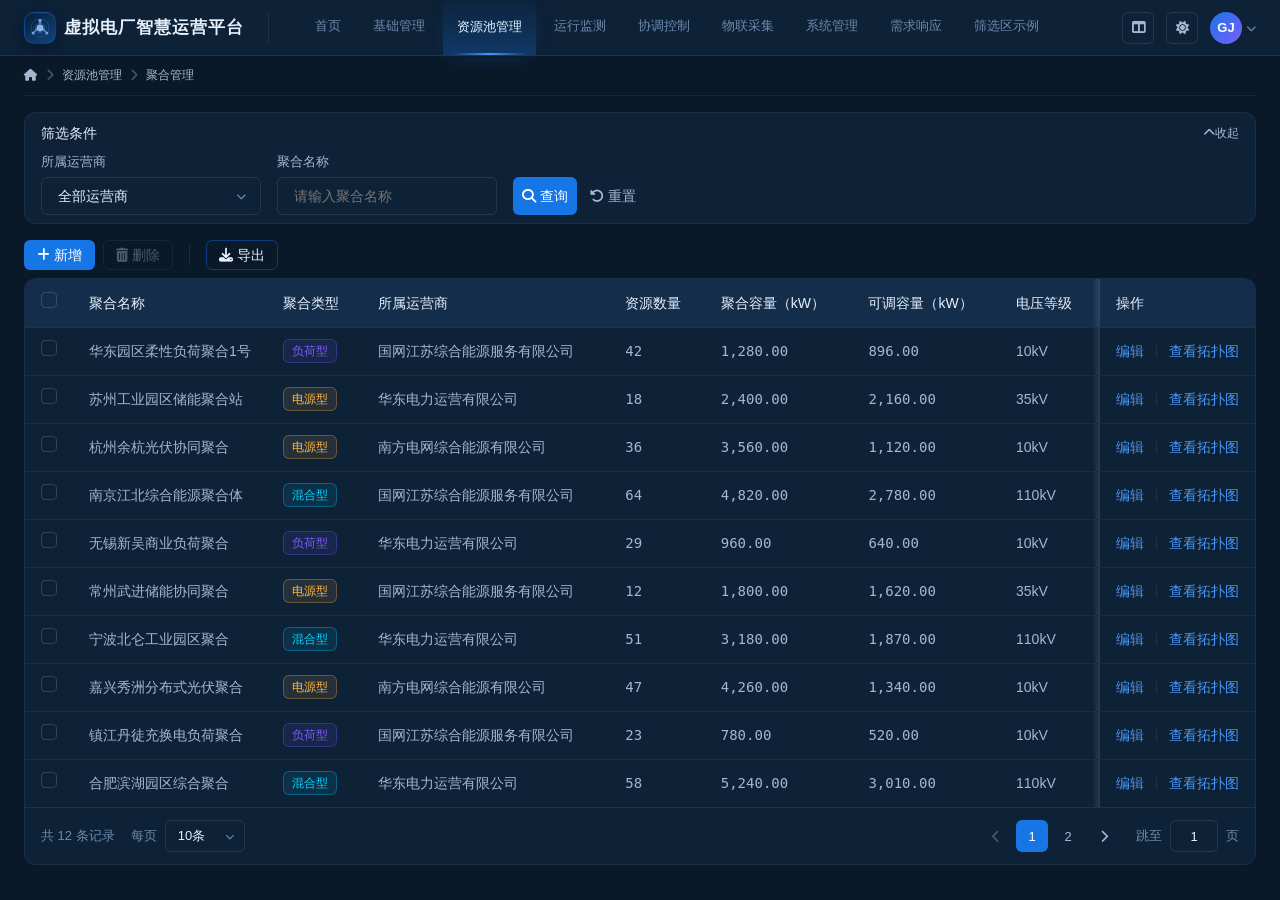
<file: aggregation-management.html>
<!DOCTYPE html>
<html lang="zh-CN" data-theme="dark" data-nav-layout="top">
<head>
<meta charset="UTF-8">
<meta name="viewport" content="width=device-width, initial-scale=1.0">
<title>聚合管理 - 虚拟电厂智慧运营平台</title>
<script>
try {
  document.documentElement.dataset.theme = localStorage.getItem('vpp-theme') || 'dark';
  document.documentElement.dataset.navLayout = localStorage.getItem('vpp-nav-layout') || 'top';
} catch (e) {}
</script>
<link rel="stylesheet" href="https://cdnjs.cloudflare.com/ajax/libs/font-awesome/6.5.1/css/all.min.css">
<link rel="stylesheet" href="shared-navigation.css?v=20260827-3">
<link rel="stylesheet" href="shared-list-components.css?v=20261013-1">
<link rel="stylesheet" href="shared-primary-menu-active.css">
<link rel="stylesheet" href="shared-theme.css">
<style>
* {
  margin: 0;
  padding: 0;
  box-sizing: border-box;
}

html,
body {
  height: 100%;
  min-width: 320px;
  margin: 0;
  overflow: hidden;
  background-color: var(--page-bg);
  color: var(--text-primary);
  font-family: var(--font-sans);
  font-size: 14px;
  -webkit-font-smoothing: antialiased;
  -moz-osx-font-smoothing: grayscale;
}

:root {
  --space-1: 4px;
  --space-2: 8px;
  --space-3: 12px;
  --space-4: 16px;
  --space-6: 24px;
  --space-8: 32px;
  --space-12: 48px;
  --space-16: 64px;
  --radius-sm: 6px;
  --radius-md: 8px;
  --radius-lg: 12px;
  --radius-xl: 16px;
  --radius-full: 9999px;
  --font-mono: "SF Mono", "Fira Code", "JetBrains Mono", Consolas, monospace;
  --content-px: 24px;
  --content-py: 24px;
  --fixed-bg-default: #0D2137;
  --fixed-bg-hover: #0E2845;
  --fixed-bg-selected: #0F2C4E;
  --fixed-bg-header: #132D4A;
  --violet-500: #7C5CFF;
  --z-content: 0;
  --z-fixed-cell: 1;
  --z-sticky: 1;
  --z-table-header: 2;
  --z-fixed-corner: 3;
  --z-dropdown: 1000;
  --z-modal: 1300;
  --z-modal-mask: 1299;
  --z-toast: 1400;
}

:root[data-theme="light"] {
  --fixed-bg-default: #FFFFFF;
  --fixed-bg-hover: #F3F8FF;
  --fixed-bg-selected: #EAF3FF;
  --fixed-bg-header: #E5EDF7;
}

.aggregation-page {
  position: fixed;
  top: var(--header-h);
  right: 0;
  bottom: 0;
  left: 0;
  min-width: 0;
  padding: 0 var(--content-px) var(--content-py);
  overflow-y: auto;
  transition: left 200ms ease;
}

:root[data-nav-layout="side"] .aggregation-page {
  left: var(--nav-sidebar-w, 220px);
}

.aggregation-page .filter-grid {
  display: contents;
}
.aggregation-page .filter-row {
  grid-template-columns: 1fr;
}
@media (min-width: 768px) {
  .aggregation-page .filter-row {
    grid-template-columns: repeat(2, 220px) auto;
    justify-content: start;
  }
}
.aggregation-page .select-control {
  position: relative;
  padding-right: 40px;
}
.aggregation-page .select-control > i {
  position: absolute;
  right: 14px;
}
.aggregation-page .filter-actions { gap: var(--space-1); }

.aggregation-page .action-bar {
  display: flex;
  align-items: center;
  gap: var(--space-2);
  min-height: 30px;
  margin-bottom: var(--space-2);
}
.aggregation-page .action-divider {
  width: 1px;
  height: 20px;
  margin: 0 var(--space-2);
  background: var(--border-divider);
}
.aggregation-page .table-container {
  overflow: hidden;
}
.aggregation-page .table-scroll {
  position: relative;
  overflow-x: auto;
}
.aggregation-page .avatar-option-icon { margin-right: 4px; font-size: 12px; opacity: .7; }
.aggregation-page .batch-count { margin-right: var(--space-1); color: var(--primary-300); font-size: 13px; font-weight: 500; white-space: nowrap; }
.aggregation-page .delete-message { margin: 0; color: var(--text-secondary); line-height: 22px; }
.aggregation-page .delete-warning { margin: 12px 0 0; color: var(--orange-500); font-size: 13px; line-height: 20px; }
.aggregation-page .empty-cell { height: 160px; color: var(--text-muted); text-align: center; }

.aggregation-table {
  width: 100%;
  min-width: 1380px !important;
  border-collapse: collapse;
  table-layout: auto;
}
.aggregation-table thead tr,
.aggregation-table tbody tr { height: 48px; }
.aggregation-table thead th {
  position: sticky;
  top: 0;
  z-index: var(--z-table-header, 2);
  height: 48px;
  padding: 0 16px;
  border-bottom: 1px solid var(--border-divider);
  background: var(--fixed-bg-header);
  color: var(--text-primary);
  font-family: var(--font-sans);
  font-size: 14px;
  font-weight: 500;
  line-height: 22px;
  text-align: left;
  vertical-align: middle;
  white-space: nowrap;
}
.aggregation-table tbody td {
  height: 48px;
  padding: 0 16px;
  border-bottom: 1px solid var(--border-subtle);
  color: var(--text-secondary);
  font-family: var(--font-sans);
  font-size: 14px;
  font-weight: 400;
  line-height: 22px;
  vertical-align: middle;
  white-space: nowrap;
}
.aggregation-table tbody tr { transition: background 150ms ease; }
.aggregation-table tbody tr:hover { background: var(--hover-bg, var(--hover)); }
.aggregation-table tbody tr.selected,
.aggregation-table tbody tr.selected:hover { background: rgba(23,118,229,.10); }
.aggregation-table tbody tr:last-child td { border-bottom: 0; }
.aggregation-table .td-text-ellipsis { max-width: 240px; overflow: hidden; text-overflow: ellipsis; }
.aggregation-table th,
.aggregation-table td { position: relative; }
.aggregation-table th.col-fixed-checkbox,
.aggregation-table td.col-fixed-checkbox { width: 48px; min-width: 48px; text-align: center; }
.aggregation-table th.col-fixed-name,
.aggregation-table td.col-fixed-name { width: 180px; min-width: 180px; }
.aggregation-table th.col-fixed-ops,
.aggregation-table td.col-fixed-ops { width: 100px; min-width: 100px; }

.aggregation-table th.col-fixed-left,
.aggregation-table td.col-fixed-left { position: sticky; left: 0; overflow: visible; }
.aggregation-table th.col-fixed-left.col-fixed-name,
.aggregation-table td.col-fixed-left.col-fixed-name { left: 48px; }
.aggregation-table th.col-fixed-right,
.aggregation-table td.col-fixed-right { position: sticky; right: 0; overflow: visible; }
.aggregation-table thead th.col-fixed-left,
.aggregation-table thead th.col-fixed-right { z-index: var(--z-fixed-corner, 3); background: var(--fixed-bg-header); }
.aggregation-table tbody td.col-fixed-left,
.aggregation-table tbody td.col-fixed-right { z-index: var(--z-fixed-cell, 1); background: var(--fixed-bg-default); }
.aggregation-table tbody tr:hover td.col-fixed-left,
.aggregation-table tbody tr:hover td.col-fixed-right { background: var(--fixed-bg-hover); }
.aggregation-table tbody tr.selected td.col-fixed-left,
.aggregation-table tbody tr.selected td.col-fixed-right,
.aggregation-table tbody tr.selected:hover td.col-fixed-left,
.aggregation-table tbody tr.selected:hover td.col-fixed-right { background: var(--fixed-bg-selected); }

.aggregation-table .aggregation-name { color: inherit; font-weight: 400; }
.aggregation-table .num { font-family: var(--font-mono); }
.aggregation-table .date { color: var(--text-secondary); }

.aggregation-type {
  display: inline-flex;
  align-items: center;
  height: 24px;
  padding: 0 8px;
  border: 1px solid rgba(72,151,243,.28);
  border-radius: var(--radius-sm);
  color: var(--primary-300);
  background: rgba(72,151,243,.09);
  font-size: 12px;
  font-weight: 500;
  white-space: nowrap;
}
.aggregation-type.load { color: var(--violet-500); border-color: rgba(124,92,255,.30); background: rgba(124,92,255,.10); }
.aggregation-type.power { color: var(--orange-500); border-color: rgba(255,181,71,.30); background: rgba(255,181,71,.10); }
.aggregation-type.mixed { color: var(--cyan-500); border-color: rgba(0,212,255,.30); background: rgba(0,212,255,.09); }

.checkbox {
  width: 16px;
  height: 16px;
  display: inline-flex;
  align-items: center;
  justify-content: center;
  border: 1.5px solid var(--border-hover);
  border-radius: 4px;
  background: transparent;
  cursor: pointer;
  transition: all 150ms ease;
}
.checkbox:hover { border-color: var(--primary-400); }
.checkbox.checked,
.checkbox.indeterminate { border-color: var(--primary-500); background: var(--primary-500); }
.checkbox.checked::after {
  content: "";
  width: 5px;
  height: 9px;
  border: solid #FFF;
  border-width: 0 2px 2px 0;
  transform: rotate(45deg);
  margin-bottom: 2px;
}
.checkbox.indeterminate::after { content: ""; width: 8px; height: 2px; border-radius: 1px; background: #FFF; }

.action-links { display: flex; align-items: center; flex-wrap: nowrap; white-space: nowrap; }
.action-link {
  padding: 0;
  border: 0;
  background: transparent;
  color: var(--primary-400);
  font: 400 14px/22px var(--font-sans);
  cursor: pointer;
}
.action-link:hover { color: var(--primary-300); }
.action-separator { width: 1px; height: 12px; margin: 0 var(--space-3); background: var(--border-divider); }

.aggregation-toast {
  position: fixed;
  top: 72px;
  left: 50%;
  z-index: var(--z-toast, 1400);
  padding: 10px 16px;
  border: 1px solid var(--border-secondary);
  border-radius: var(--radius-md);
  background: var(--surface-overlay);
  box-shadow: var(--overlay-shadow);
  color: var(--text-primary);
  font-size: 14px;
  transform: translate(-50%, -8px);
  opacity: 0;
  visibility: hidden;
  transition: opacity 160ms ease, transform 160ms ease, visibility 160ms ease;
}
.aggregation-toast.show { opacity: 1; visibility: visible; transform: translate(-50%, 0); }

.modal-mask {
  position: fixed;
  inset: 0;
  z-index: var(--z-modal-mask, 1299);
  display: none;
  align-items: center;
  justify-content: center;
  padding: 24px;
  background: rgba(0,0,0,.60);
}
.modal-mask.open { display: flex; }
.aggregation-modal {
  width: min(100%, 640px);
  max-height: 90vh;
  display: flex;
  flex-direction: column;
  border: 1px solid rgba(22,104,220,.15);
  border-radius: var(--radius-xl);
  background: var(--card-bg);
  box-shadow: 0 24px 64px rgba(0,0,0,.50);
}
.aggregation-modal.small { width: min(100%, 480px); }
.aggregation-modal-header {
  display: flex;
  align-items: center;
  justify-content: space-between;
  min-height: 58px;
  padding: 16px 24px;
  border-bottom: 1px solid var(--border-divider);
  flex-shrink: 0;
}
.aggregation-modal-title { color: var(--text-primary); font-size: 18px; font-weight: 600; line-height: 26px; }
.modal-close {
  width: 32px;
  height: 32px;
  display: inline-grid;
  place-items: center;
  border: 0;
  border-radius: var(--radius-sm);
  background: transparent;
  color: var(--text-muted);
  cursor: pointer;
}
.modal-close:hover { color: var(--text-primary); background: var(--hover-bg); }
.modal-close:focus-visible,
.action-link:focus-visible,
.checkbox:focus-visible { outline: 2px solid var(--primary-400); outline-offset: 2px; }
.aggregation-modal-body {
  max-height: 480px;
  overflow-y: auto;
  flex-shrink: 0;
  padding: 24px;
}
.aggregation-modal.small .aggregation-modal-body { max-height: 320px; }
.aggregation-form-grid { display: grid; grid-template-columns: repeat(2, minmax(0, 1fr)); gap: 16px; }
.aggregation-form-field { min-width: 0; }
.aggregation-form-field.full { grid-column: 1 / -1; }
.aggregation-form-label { display: block; margin-bottom: 6px; color: var(--text-secondary); font-size: 14px; line-height: 22px; }
.aggregation-form-label.required::before { content: "*"; margin-right: 4px; color: var(--red-500); }
.aggregation-input,
.modal-select-trigger {
  width: 100%;
  height: 38px;
  padding: 0 var(--space-4);
  border: 1px solid var(--border-default);
  border-radius: var(--radius-sm);
  outline: 0;
  background: transparent;
  color: var(--text-primary);
  font: 400 14px/22px var(--font-sans);
}
.aggregation-input:focus,
.modal-select-trigger:focus { border-color: var(--border-active); box-shadow: 0 0 0 3px rgba(23,118,229,.10); }
.aggregation-input::placeholder { color: var(--text-muted); }
.modal-select { position: relative; }
.modal-select-trigger { position: relative; display: flex; align-items: center; justify-content: space-between; gap: var(--space-2); padding-right: 40px; cursor: pointer; }
.modal-select-trigger > span { min-width: 0; overflow: hidden; text-overflow: ellipsis; white-space: nowrap; }
.modal-select-trigger > i { position: absolute; right: 14px; color: var(--text-muted); font-size: 10px; pointer-events: none; }
.modal-select-trigger.placeholder { color: var(--text-muted); }
.modal-select-panel {
  position: absolute;
  top: calc(100% + 4px);
  right: 0;
  left: 0;
  z-index: 3;
  display: none;
  padding: 4px;
  border: 1px solid var(--border-default);
  border-radius: var(--radius-md);
  background: var(--surface-overlay);
  box-shadow: var(--overlay-shadow);
}
.modal-select.open .modal-select-panel { display: block; }
.modal-select-option { display: flex; align-items: center; min-height: 34px; padding: 0 12px; border-radius: var(--radius-sm); color: var(--text-secondary); cursor: pointer; }
.modal-select-option:hover,
.modal-select-option.active { color: var(--primary-400); background: var(--hover-bg); }
.form-hint { min-height: 18px; margin-top: 6px; color: var(--red-500); font-size: 12px; line-height: 18px; }
.aggregation-modal-footer { display: flex; align-items: center; justify-content: flex-end; gap: var(--space-3); padding: 16px 24px; border-top: 1px solid var(--border-divider); flex-shrink: 0; }
.topology-summary { margin-bottom: 16px; color: var(--text-secondary); font-size: 14px; line-height: 22px; }
.topology-canvas { width: 100%; height: 280px; border: 1px solid var(--border-subtle); border-radius: var(--radius-md); background: linear-gradient(145deg, rgba(23,118,229,.08), rgba(0,212,255,.02)); }
.topology-canvas svg { width: 100%; height: 100%; }
.topology-line { stroke: var(--primary-400); stroke-width: 1.5; stroke-dasharray: 5 5; opacity: .72; }
.topology-node { fill: var(--card-bg); stroke: var(--primary-300); stroke-width: 1.5; }
.topology-node.core { fill: rgba(23,118,229,.34); stroke: var(--cyan-500); }
.topology-label { fill: var(--text-primary); font: 12px var(--font-sans); text-anchor: middle; }

@media (max-width: 767px) {
  .aggregation-page { padding-right: 12px; padding-left: 12px; }
  .aggregation-page .filter-actions { justify-content: flex-start; }
  .aggregation-form-grid { grid-template-columns: 1fr; }
  .aggregation-form-field.full { grid-column: auto; }
  .aggregation-modal-body { padding: 16px; }
  .aggregation-modal-header { padding: 12px 16px; }
  .aggregation-modal-footer { padding: 12px 16px; }
  .aggregation-page .pagination { align-items: flex-start; flex-direction: column; }
  .aggregation-page .pagination-right { width: 100%; justify-content: space-between; }
}
</style>
</head>
<body>
<header class="header">
  <div class="header-left">
    <div class="header-logo">
      <div class="header-logo-icon">
        <svg viewBox="0 0 32 32" fill="none" xmlns="http://www.w3.org/2000/svg" aria-hidden="true">
          <circle cx="16" cy="16" r="14.5" fill="none" stroke="rgba(72,151,243,0.28)" stroke-width="1.2"/>
          <line x1="16" y1="4" x2="5" y2="24" stroke="rgba(72,151,243,0.28)" stroke-width="1"/>
          <line x1="5" y1="24" x2="27" y2="24" stroke="rgba(72,151,243,0.28)" stroke-width="1"/>
          <line x1="27" y1="24" x2="16" y2="4" stroke="rgba(72,151,243,0.28)" stroke-width="1"/>
          <circle cx="16" cy="4" r="2.6" fill="rgba(127,179,239,0.92)"/>
          <circle cx="5" cy="24" r="2.4" fill="rgba(127,179,239,0.88)"/>
          <circle cx="27" cy="24" r="2.4" fill="rgba(127,179,239,0.88)"/>
          <line x1="16" y1="6.6" x2="16" y2="10" stroke="rgba(127,179,239,0.82)" stroke-width="1.8" stroke-linecap="round"/>
          <line x1="7.4" y1="21.6" x2="11" y2="18" stroke="rgba(127,179,239,0.82)" stroke-width="1.8" stroke-linecap="round"/>
          <line x1="24.6" y1="21.6" x2="21" y2="18" stroke="rgba(127,179,239,0.82)" stroke-width="1.8" stroke-linecap="round"/>
          <circle cx="16" cy="16" r="7" fill="none" stroke="rgba(127,179,239,0.26)" stroke-width="1.8"/>
          <circle cx="16" cy="16" r="5" fill="#7FB3EF" stroke="#FFFFFF" stroke-width="1" stroke-opacity="0.5"/>
        </svg>
      </div>
      <span class="header-logo-title">虚拟电厂智慧运营平台</span>
    </div>
    <nav class="header-nav">
      <div class="header-nav-item" role="link" tabindex="0" onclick="location.href='index.html'">首页</div>
      <div class="header-nav-item">基础管理</div>
      <div class="header-nav-item active header-nav-dropdown" tabindex="0" aria-expanded="true">资源池管理
        <div class="header-submenu">
          <div class="header-submenu-item" role="link" tabindex="0" onclick="event.stopPropagation();location.href='resource-list.html'">资源管理</div>
          <div class="header-submenu-item active" role="link" tabindex="0" onclick="event.stopPropagation();location.href='aggregation-management.html'">聚合管理</div>
          <div class="header-submenu-item" role="link" tabindex="0" onclick="event.stopPropagation();location.href='resource-analysis.html'">资源分析</div>
        </div>
      </div>
      <div class="header-nav-item header-nav-dropdown" tabindex="0">运行监测
        <div class="header-submenu"><div class="header-submenu-item">历史数据查询</div><div class="header-submenu-item" onclick="location.href='control-command.html'">控制指令下发</div></div>
      </div>
      <div class="header-nav-item header-nav-dropdown" tabindex="0">协调控制
        <div class="header-submenu"><div class="header-submenu-item">负荷预测</div><div class="header-submenu-item">方案管理</div><div class="header-submenu-item" onclick="location.href='optimization-decomposition.html'">优化分解</div><div class="header-submenu-item">分解下发审核</div><div class="header-submenu-item">响应方案管理监视</div></div>
      </div>
      <div class="header-nav-item">物联采集</div>
      <div class="header-nav-item header-nav-dropdown" tabindex="0">系统管理
        <div class="header-submenu"><div class="header-submenu-item" onclick="location.href='user-management.html'">用户管理</div><div class="header-submenu-item">角色管理</div><div class="header-submenu-item">权限管理</div></div>
      </div>
      <div class="header-nav-item">需求响应</div>
      <div class="header-nav-item" onclick="location.href='filter-layout-examples.html'">筛选区示例</div>
    </nav>
  </div>
  <div class="header-right">
    <button class="nav-layout-toggle" id="navLayoutToggle" type="button" onclick="toggleNavLayout()" aria-label="切换菜单布局" title="切换菜单布局"><i class="fa-solid fa-table-columns"></i></button>
    <button class="theme-toggle" id="themeToggle" type="button" onclick="toggleTheme()" aria-label="切换主题" title="切换主题"><i class="fa-solid fa-sun"></i></button>
    <div class="header-avatar-wrapper" id="avatarBtn" onclick="toggleAvatar(event)">
      <div class="header-avatar">GJ</div><i class="fa-solid fa-chevron-down header-avatar-arrow"></i>
      <div class="dropdown-panel dropdown-panel--avatar" id="avatarPanel">
        <div class="dropdown-option" onclick="event.stopPropagation();showToast('个人中心功能待接入','info')"><i class="fa-solid fa-user avatar-option-icon"></i>个人中心</div>
        <div class="dropdown-divider"></div>
        <div class="dropdown-option" onclick="event.stopPropagation();location.href='index.html'"><i class="fa-solid fa-right-from-bracket avatar-option-icon"></i>退出登录</div>
      </div>
    </div>
  </div>
</header>

<main class="content aggregation-page">
  <div class="breadcrumb">
    <div class="breadcrumb-list">
      <span class="breadcrumb-item"><i class="fa-solid fa-house" style="font-size:12px;"></i></span>
      <span class="breadcrumb-separator"><i class="fa-solid fa-chevron-right"></i></span>
      <span class="breadcrumb-item">资源池管理</span>
      <span class="breadcrumb-separator"><i class="fa-solid fa-chevron-right"></i></span>
      <span class="breadcrumb-item current">聚合管理</span>
    </div>
  </div>

  <section class="filter-section" id="filterSection">
    <div class="filter-header">
      <span class="filter-title">筛选条件</span>
      <button class="filter-toggle" id="filterToggle" type="button" aria-expanded="true" onclick="toggleFilter()"><i class="fa-solid fa-chevron-up"></i><span>收起</span></button>
    </div>
    <div class="filter-row" id="filterRow">
      <div class="filter-grid" id="filterGrid">
        <div class="filter-item">
          <label class="filter-label" id="operatorLabel">所属运营商</label>
          <div class="select-wrap" id="operatorSelect">
            <div class="select-control filter-input" id="operatorTrigger" role="combobox" tabindex="0" aria-labelledby="operatorLabel" aria-expanded="false" aria-controls="operatorPanel" onclick="toggleOperator(event)" onkeydown="operatorKeydown(event)">
              <span id="operatorValue">全部运营商</span><i class="fa-solid fa-chevron-down"></i>
            </div>
            <div class="select-panel" id="operatorPanel" role="listbox"></div>
          </div>
        </div>
        <div class="filter-item">
          <label class="filter-label" for="aggregationSearch">聚合名称</label>
          <div class="filter-search"><input id="aggregationSearch" type="text" placeholder="请输入聚合名称" autocomplete="off"></div>
        </div>
      </div>
      <div class="filter-actions">
        <button class="btn btn-primary btn-md" type="button" onclick="applyFilters()"><i class="fa-solid fa-magnifying-glass"></i>查询</button>
        <button class="btn btn-ghost btn-md" type="button" onclick="resetFilters()"><i class="fa-solid fa-rotate-left"></i>重置</button>
      </div>
    </div>
  </section>

  <div class="action-bar">
    <span class="batch-count" id="batchCount" hidden>已选择 0 项</span>
    <button class="btn btn-primary btn-sm" type="button" onclick="openAggregationModal()"><i class="fa-solid fa-plus"></i>新增</button>
    <button class="btn btn-danger-outline btn-sm" id="deleteButton" type="button" onclick="openDeleteModal()" disabled><i class="fa-solid fa-trash-can"></i>删除</button>
    <span class="action-divider" aria-hidden="true"></span>
    <button class="btn btn-secondary btn-sm" type="button" onclick="exportAggregations()"><i class="fa-solid fa-download"></i>导出</button>
  </div>
  <div class="table-container">
    <div class="table-scroll" id="tableWrap">
      <table class="aggregation-table">
        <thead>
          <tr>
            <th class="col-fixed-left col-fixed-checkbox"><div class="checkbox" id="headerCheckbox" role="checkbox" tabindex="0" aria-label="全选" onclick="toggleSelectAll()" onkeydown="checkboxKeydown(event,toggleSelectAll)"></div></th>
            <th class="col-fixed-left col-fixed-name col-last-left-fixed">聚合名称</th>
            <th>聚合类型</th><th>所属运营商</th><th class="num-header">资源数量</th><th class="num-header">聚合容量（kW）</th><th class="num-header">可调容量（kW）</th><th>电压等级</th><th>更新时间</th>
            <th class="col-fixed-right col-fixed-ops col-first-right-fixed">操作</th>
          </tr>
        </thead>
        <tbody id="aggregationTableBody"></tbody>
      </table>
    </div>
    <div class="pagination">
      <div class="pagination-left">
        <span class="pagination-total" id="totalRecords">共 0 条记录</span>
        <div class="page-size-select" id="pageSizeSelect"><span>每页</span><div class="page-size-trigger" tabindex="0" onclick="togglePageSize(event)"><span id="pageSizeValue">10条</span><i class="fa-solid fa-chevron-down"></i></div><div class="page-size-panel" id="pageSizePanel"><div class="page-size-option active" onclick="changePageSize(10)">10条</div><div class="page-size-option" onclick="changePageSize(20)">20条</div></div></div>
      </div>
      <div class="pagination-right"><div class="page-numbers" id="pageNumbers"></div><div class="page-jump"><span>跳至</span><input id="jumpInput" type="text" value="1" aria-label="跳转页码" onkeydown="handleJump(event)"><span>页</span></div></div>
    </div>
  </div>
</main>

<div class="aggregation-toast" id="toast" role="status" aria-live="polite"></div>

<div class="modal-mask" id="aggregationModalMask" role="presentation">
  <section class="aggregation-modal" role="dialog" aria-modal="true" aria-labelledby="aggregationModalTitle">
    <div class="aggregation-modal-header"><h2 class="aggregation-modal-title" id="aggregationModalTitle">新增聚合</h2><button class="modal-close" type="button" aria-label="关闭" onclick="closeAggregationModal()"><i class="fa-solid fa-xmark"></i></button></div>
    <div class="aggregation-modal-body">
      <div class="aggregation-form-grid">
        <div class="aggregation-form-field full"><label class="aggregation-form-label required" for="formAggregationName">聚合名称</label><input class="aggregation-input" id="formAggregationName" type="text" placeholder="请输入聚合名称"><div class="form-hint" id="nameHint"></div></div>
        <div class="aggregation-form-field"><label class="aggregation-form-label required" id="formTypeLabel">聚合类型</label><div class="modal-select" id="formTypeSelect"><div class="modal-select-trigger placeholder" tabindex="0" aria-labelledby="formTypeLabel" aria-expanded="false" onclick="toggleModalSelect(event,'formTypeSelect')"><span id="formTypeValue">请选择聚合类型</span><i class="fa-solid fa-chevron-down"></i></div><div class="modal-select-panel"><div class="modal-select-option" onclick="chooseModalOption(event,'formTypeSelect','formTypeValue','混合型')">混合型</div><div class="modal-select-option" onclick="chooseModalOption(event,'formTypeSelect','formTypeValue','负荷型')">负荷型</div><div class="modal-select-option" onclick="chooseModalOption(event,'formTypeSelect','formTypeValue','电源型')">电源型</div></div></div><div class="form-hint" id="typeHint"></div></div>
        <div class="aggregation-form-field"><label class="aggregation-form-label required" id="formOperatorLabel">所属运营商</label><div class="modal-select" id="formOperatorSelect"><div class="modal-select-trigger placeholder" tabindex="0" aria-labelledby="formOperatorLabel" aria-expanded="false" onclick="toggleModalSelect(event,'formOperatorSelect')"><span id="formOperatorValue">请选择所属运营商</span><i class="fa-solid fa-chevron-down"></i></div><div class="modal-select-panel"><div class="modal-select-option" onclick="chooseModalOption(event,'formOperatorSelect','formOperatorValue','国网江苏综合能源服务有限公司')">国网江苏综合能源服务有限公司</div><div class="modal-select-option" onclick="chooseModalOption(event,'formOperatorSelect','formOperatorValue','华东电力运营有限公司')">华东电力运营有限公司</div><div class="modal-select-option" onclick="chooseModalOption(event,'formOperatorSelect','formOperatorValue','南方电网综合能源有限公司')">南方电网综合能源有限公司</div></div></div><div class="form-hint" id="operatorHint"></div></div>
        <div class="aggregation-form-field"><label class="aggregation-form-label">资源数量</label><input class="aggregation-input" id="formResourceCount" type="number" min="0" placeholder="请输入资源数量"></div>
        <div class="aggregation-form-field"><label class="aggregation-form-label">聚合容量（kW）</label><input class="aggregation-input" id="formCapacity" type="number" min="0" step="0.01" placeholder="请输入聚合容量"></div>
        <div class="aggregation-form-field"><label class="aggregation-form-label">可调容量（kW）</label><input class="aggregation-input" id="formAdjustable" type="number" min="0" step="0.01" placeholder="请输入可调容量"></div>
        <div class="aggregation-form-field"><label class="aggregation-form-label">电压等级</label><input class="aggregation-input" id="formVoltage" type="text" placeholder="如 10kV"></div>
      </div>
    </div>
    <div class="aggregation-modal-footer"><button class="btn btn-ghost btn-md" type="button" onclick="closeAggregationModal()">取消</button><button class="btn btn-primary btn-md" type="button" onclick="saveAggregation()">保存</button></div>
  </section>
</div>

<div class="modal-mask" id="deleteModalMask" role="presentation">
  <section class="aggregation-modal small" role="dialog" aria-modal="true" aria-labelledby="deleteModalTitle">
    <div class="aggregation-modal-header"><h2 class="aggregation-modal-title" id="deleteModalTitle">删除聚合</h2><button class="modal-close" type="button" aria-label="关闭" onclick="closeDeleteModal()"><i class="fa-solid fa-xmark"></i></button></div>
    <div class="aggregation-modal-body"><p class="delete-message" id="deleteMessage"></p><p class="delete-warning"><i class="fa-solid fa-triangle-exclamation"></i> 删除后将无法恢复，请确认操作。</p></div>
    <div class="aggregation-modal-footer"><button class="btn btn-ghost btn-md" type="button" onclick="closeDeleteModal()">取消</button><button class="btn btn-danger-outline btn-md" type="button" onclick="confirmDelete()">确认删除</button></div>
  </section>
</div>

<div class="modal-mask" id="topologyModalMask" role="presentation">
  <section class="aggregation-modal" role="dialog" aria-modal="true" aria-labelledby="topologyModalTitle">
    <div class="aggregation-modal-header"><h2 class="aggregation-modal-title" id="topologyModalTitle">查看拓扑图</h2><button class="modal-close" type="button" aria-label="关闭" onclick="closeTopologyModal()"><i class="fa-solid fa-xmark"></i></button></div>
    <div class="aggregation-modal-body"><p class="topology-summary" id="topologySummary"></p><div class="topology-canvas"><svg viewBox="0 0 600 280" role="img" aria-label="聚合拓扑图"><line class="topology-line" x1="300" y1="76" x2="150" y2="180"></line><line class="topology-line" x1="300" y1="76" x2="300" y2="190"></line><line class="topology-line" x1="300" y1="76" x2="450" y2="180"></line><circle class="topology-node core" cx="300" cy="60" r="34"></circle><text class="topology-label" x="300" y="64">聚合</text><circle class="topology-node" cx="150" cy="190" r="28"></circle><text class="topology-label" x="150" y="194">负荷</text><circle class="topology-node" cx="300" cy="200" r="28"></circle><text class="topology-label" x="300" y="204">储能</text><circle class="topology-node" cx="450" cy="190" r="28"></circle><text class="topology-label" x="450" y="194">光伏</text></svg></div></div>
    <div class="aggregation-modal-footer"><button class="btn btn-primary btn-md" type="button" onclick="closeTopologyModal()">关闭</button></div>
  </section>
</div>

<script src="shared-table-interactions.js"></script>
<script>
const operators = ['全部运营商', '国网江苏综合能源服务有限公司', '华东电力运营有限公司', '南方电网综合能源有限公司'];
const aggregations = [
  { id: 1, name: '华东园区柔性负荷聚合1号', type: '负荷型', operator: '国网江苏综合能源服务有限公司', resources: 42, capacity: 1280, adjustable: 896, voltage: '10kV', updated: '2026-09-18 14:32' },
  { id: 2, name: '苏州工业园区储能聚合站', type: '电源型', operator: '华东电力运营有限公司', resources: 18, capacity: 2400, adjustable: 2160, voltage: '35kV', updated: '2026-09-17 10:16' },
  { id: 3, name: '杭州余杭光伏协同聚合', type: '电源型', operator: '南方电网综合能源有限公司', resources: 36, capacity: 3560, adjustable: 1120, voltage: '10kV', updated: '2026-09-16 16:48' },
  { id: 4, name: '南京江北综合能源聚合体', type: '混合型', operator: '国网江苏综合能源服务有限公司', resources: 64, capacity: 4820, adjustable: 2780, voltage: '110kV', updated: '2026-09-15 09:25' },
  { id: 5, name: '无锡新吴商业负荷聚合', type: '负荷型', operator: '华东电力运营有限公司', resources: 29, capacity: 960, adjustable: 640, voltage: '10kV', updated: '2026-09-14 14:05' },
  { id: 6, name: '常州武进储能协同聚合', type: '电源型', operator: '国网江苏综合能源服务有限公司', resources: 12, capacity: 1800, adjustable: 1620, voltage: '35kV', updated: '2026-09-13 11:37' },
  { id: 7, name: '宁波北仑工业园区聚合', type: '混合型', operator: '华东电力运营有限公司', resources: 51, capacity: 3180, adjustable: 1870, voltage: '110kV', updated: '2026-09-12 17:20' },
  { id: 8, name: '嘉兴秀洲分布式光伏聚合', type: '电源型', operator: '南方电网综合能源有限公司', resources: 47, capacity: 4260, adjustable: 1340, voltage: '10kV', updated: '2026-09-11 08:55' },
  { id: 9, name: '镇江丹徒充换电负荷聚合', type: '负荷型', operator: '国网江苏综合能源服务有限公司', resources: 23, capacity: 780, adjustable: 520, voltage: '10kV', updated: '2026-09-10 15:12' },
  { id: 10, name: '合肥滨湖园区综合聚合', type: '混合型', operator: '华东电力运营有限公司', resources: 58, capacity: 5240, adjustable: 3010, voltage: '110kV', updated: '2026-09-09 13:41' },
  { id: 11, name: '扬州广陵储能聚合单元', type: '电源型', operator: '国网江苏综合能源服务有限公司', resources: 16, capacity: 2200, adjustable: 1980, voltage: '35kV', updated: '2026-09-08 10:28' },
  { id: 12, name: '南通海门新能源聚合', type: '电源型', operator: '南方电网综合能源有限公司', resources: 31, capacity: 2940, adjustable: 980, voltage: '10kV', updated: '2026-09-07 16:03' }
];
let operatorFilter = '全部运营商';
let appliedSearch = '';
let currentPage = 1;
let pageSize = 10;
let selectedIds = new Set();
let editingId = null;
let toastTimer;

function escapeHtml(value) { return String(value).replace(/[&<>"']/g, char => ({ '&': '&amp;', '<': '&lt;', '>': '&gt;', '"': '&quot;', "'": '&#39;' }[char])); }
function typeClass(type) { return type === '负荷型' ? 'load' : type === '电源型' ? 'power' : type === '混合型' ? 'mixed' : ''; }
function filteredRows() { return aggregations.filter(row => (!operatorFilter || operatorFilter === '全部运营商' || row.operator === operatorFilter) && (!appliedSearch || row.name.includes(appliedSearch))); }

function renderTable() {
  const rows = filteredRows();
  const pages = Math.max(1, Math.ceil(rows.length / pageSize));
  currentPage = Math.min(currentPage, pages);
  const visible = rows.slice((currentPage - 1) * pageSize, currentPage * pageSize);
  document.getElementById('aggregationTableBody').innerHTML = visible.length ? visible.map(row => `<tr class="${selectedIds.has(row.id) ? 'selected' : ''}">
    <td class="col-fixed-left col-fixed-checkbox"><div class="checkbox ${selectedIds.has(row.id) ? 'checked' : ''}" role="checkbox" tabindex="0" aria-checked="${selectedIds.has(row.id)}" aria-label="选择 ${escapeHtml(row.name)}" onclick="toggleRow(${row.id})" onkeydown="checkboxKeydown(event,() => toggleRow(${row.id}))"></div></td>
    <td class="col-fixed-left col-fixed-name col-last-left-fixed" title="${escapeHtml(row.name)}"><span class="aggregation-name">${escapeHtml(row.name)}</span></td>
    <td><span class="aggregation-type ${typeClass(row.type)}">${escapeHtml(row.type)}</span></td>
    <td title="${escapeHtml(row.operator)}">${escapeHtml(row.operator)}</td>
    <td class="num">${row.resources}</td><td class="num">${row.capacity.toLocaleString('zh-CN', { minimumFractionDigits: 2 })}</td><td class="num">${row.adjustable.toLocaleString('zh-CN', { minimumFractionDigits: 2 })}</td>
    <td>${escapeHtml(row.voltage)}</td><td class="date">${escapeHtml(row.updated)}</td>
    <td class="col-fixed-right col-fixed-ops col-first-right-fixed"><div class="action-links"><button class="action-link" type="button" onclick="openEditModal(${row.id})">编辑</button><span class="action-separator"></span><button class="action-link" type="button" onclick="openTopologyModal(${row.id})">查看拓扑图</button></div></td>
  </tr>`).join('') : '<tr><td class="empty-cell" colspan="10">暂无匹配的聚合数据</td></tr>';
  document.getElementById('totalRecords').textContent = `共 ${rows.length} 条记录`;
  document.getElementById('jumpInput').value = currentPage;
  renderPages(pages);
  updateSelectionState(visible);
}

function renderPages(totalPages) {
  const items = [];
  items.push(`<button class="page-btn ${currentPage === 1 ? 'disabled' : ''}" type="button" ${currentPage === 1 ? 'disabled' : ''} onclick="goToPage(${currentPage - 1})" aria-label="上一页"><i class="fa-solid fa-chevron-left"></i></button>`);
  for (let page = 1; page <= totalPages; page += 1) {
    if (totalPages > 7 && page > 3 && page < totalPages - 1 && Math.abs(page - currentPage) > 1) {
      if (items[items.length - 1] !== '<span class="page-ellipsis">...</span>') items.push('<span class="page-ellipsis">...</span>');
      continue;
    }
    items.push(`<button class="page-btn ${page === currentPage ? 'active' : ''}" type="button" onclick="goToPage(${page})" aria-current="${page === currentPage ? 'page' : 'false'}">${page}</button>`);
  }
  items.push(`<button class="page-btn ${currentPage === totalPages ? 'disabled' : ''}" type="button" ${currentPage === totalPages ? 'disabled' : ''} onclick="goToPage(${currentPage + 1})" aria-label="下一页"><i class="fa-solid fa-chevron-right"></i></button>`);
  document.getElementById('pageNumbers').innerHTML = items.join('');
}

function updateSelectionState(visibleRows) {
  const visibleIds = visibleRows.map(row => row.id);
  const selectedVisible = visibleIds.filter(id => selectedIds.has(id)).length;
  const header = document.getElementById('headerCheckbox');
  header.classList.toggle('checked', visibleIds.length > 0 && selectedVisible === visibleIds.length);
  header.classList.toggle('indeterminate', selectedVisible > 0 && selectedVisible < visibleIds.length);
  header.setAttribute('aria-checked', selectedVisible === 0 ? 'false' : selectedVisible === visibleIds.length ? 'true' : 'mixed');
  const count = document.getElementById('batchCount');
  count.textContent = `已选择 ${selectedIds.size} 项`;
  count.hidden = selectedIds.size === 0;
  document.getElementById('deleteButton').disabled = selectedIds.size === 0;
}

function toggleRow(id) { selectedIds.has(id) ? selectedIds.delete(id) : selectedIds.add(id); renderTable(); }
function toggleSelectAll() {
  const visibleRows = filteredRows().slice((currentPage - 1) * pageSize, currentPage * pageSize);
  const allSelected = visibleRows.length > 0 && visibleRows.every(row => selectedIds.has(row.id));
  visibleRows.forEach(row => allSelected ? selectedIds.delete(row.id) : selectedIds.add(row.id));
  renderTable();
}
function checkboxKeydown(event, action) { if (event.key === 'Enter' || event.key === ' ') { event.preventDefault(); action(); } }

function renderOperatorOptions() {
  document.getElementById('operatorPanel').innerHTML = operators.map(operator => `<div class="select-option ${operator === operatorFilter ? 'active' : ''}" role="option" aria-selected="${operator === operatorFilter}" onclick="chooseOperator(event,'${escapeHtml(operator)}')">${escapeHtml(operator)}</div>`).join('');
}
function toggleOperator(event) { event.stopPropagation(); closeFloatingPanels('operatorSelect'); document.getElementById('operatorSelect').classList.toggle('open'); document.getElementById('operatorTrigger').setAttribute('aria-expanded', String(document.getElementById('operatorSelect').classList.contains('open'))); }
function chooseOperator(event, operator) { event.stopPropagation(); operatorFilter = operator; document.getElementById('operatorValue').textContent = operator; document.getElementById('operatorSelect').classList.remove('open'); document.getElementById('operatorTrigger').setAttribute('aria-expanded', 'false'); renderOperatorOptions(); }
function operatorKeydown(event) { if (event.key === 'Enter' || event.key === ' ') { event.preventDefault(); toggleOperator(event); } }
function applyFilters() { appliedSearch = document.getElementById('aggregationSearch').value.trim(); currentPage = 1; renderTable(); }
function resetFilters() { operatorFilter = '全部运营商'; appliedSearch = ''; document.getElementById('operatorValue').textContent = operatorFilter; document.getElementById('aggregationSearch').value = ''; currentPage = 1; renderOperatorOptions(); renderTable(); }
function toggleFilter() { const section = document.getElementById('filterSection'); const collapsed = section.classList.toggle('is-collapsed'); const button = document.getElementById('filterToggle'); button.setAttribute('aria-expanded', String(!collapsed)); button.querySelector('span').textContent = collapsed ? '展开' : '收起'; button.querySelector('i').className = `fa-solid fa-chevron-${collapsed ? 'down' : 'up'}`; }

function togglePageSize(event) { event.stopPropagation(); document.getElementById('pageSizeSelect').classList.toggle('open'); }
function changePageSize(size) { pageSize = size; currentPage = 1; document.getElementById('pageSizeValue').textContent = `${size}条`; document.querySelectorAll('.page-size-option').forEach(option => option.classList.toggle('active', option.textContent === `${size}条`)); document.getElementById('pageSizeSelect').classList.remove('open'); renderTable(); }
function goToPage(page) { const totalPages = Math.max(1, Math.ceil(filteredRows().length / pageSize)); if (page < 1 || page > totalPages) return; currentPage = page; renderTable(); }
function handleJump(event) { if (event.key !== 'Enter') return; const target = Number(event.target.value); if (Number.isInteger(target)) goToPage(target); else event.target.value = currentPage; }

function toggleModalSelect(event, id) { event.stopPropagation(); closeFloatingPanels(id); document.getElementById(id).classList.toggle('open'); }
function chooseModalOption(event, id, valueId, value) { event.stopPropagation(); const select = document.getElementById(id); const trigger = select.querySelector('.modal-select-trigger'); document.getElementById(valueId).textContent = value; trigger.classList.remove('placeholder'); select.querySelectorAll('.modal-select-option').forEach(option => option.classList.toggle('active', option.textContent === value)); select.classList.remove('open'); }
function resetModalForm(row) {
  editingId = row ? row.id : null;
  document.getElementById('aggregationModalTitle').textContent = row ? '编辑聚合' : '新增聚合';
  document.getElementById('formAggregationName').value = row ? row.name : '';
  document.getElementById('formResourceCount').value = row ? row.resources : '';
  document.getElementById('formCapacity').value = row ? row.capacity : '';
  document.getElementById('formAdjustable').value = row ? row.adjustable : '';
  document.getElementById('formVoltage').value = row ? row.voltage : '';
  setModalValue('formTypeSelect', 'formTypeValue', row ? row.type : '请选择聚合类型');
  setModalValue('formOperatorSelect', 'formOperatorValue', row ? row.operator : '请选择所属运营商');
  ['nameHint','typeHint','operatorHint'].forEach(id => { document.getElementById(id).textContent = ''; });
}
function setModalValue(selectId, valueId, value) { const select = document.getElementById(selectId); const trigger = select.querySelector('.modal-select-trigger'); const placeholder = value.startsWith('请选择'); document.getElementById(valueId).textContent = value; trigger.classList.toggle('placeholder', placeholder); select.querySelectorAll('.modal-select-option').forEach(option => option.classList.toggle('active', option.textContent === value)); }
function openAggregationModal(id) { const row = id ? aggregations.find(item => item.id === id) : null; resetModalForm(row); document.getElementById('aggregationModalMask').classList.add('open'); document.getElementById('formAggregationName').focus(); }
function openEditModal(id) { openAggregationModal(id); }
function closeAggregationModal() { document.getElementById('aggregationModalMask').classList.remove('open'); closeFloatingPanels(); }
function saveAggregation() {
  const name = document.getElementById('formAggregationName').value.trim();
  const type = document.getElementById('formTypeValue').textContent;
  const operator = document.getElementById('formOperatorValue').textContent;
  let valid = true;
  document.getElementById('nameHint').textContent = name ? '' : '请输入聚合名称'; valid = valid && Boolean(name);
  document.getElementById('typeHint').textContent = type.startsWith('请选择') ? '请选择聚合类型' : ''; valid = valid && !type.startsWith('请选择');
  document.getElementById('operatorHint').textContent = operator.startsWith('请选择') ? '请选择所属运营商' : ''; valid = valid && !operator.startsWith('请选择');
  if (!valid) return;
  const payload = { name, type, operator, resources: Number(document.getElementById('formResourceCount').value) || 0, capacity: Number(document.getElementById('formCapacity').value) || 0, adjustable: Number(document.getElementById('formAdjustable').value) || 0, voltage: document.getElementById('formVoltage').value.trim() || '-', updated: new Date().toLocaleString('zh-CN', { hour12: false }).replaceAll('/', '-') };
  if (editingId) Object.assign(aggregations.find(item => item.id === editingId), payload); else aggregations.unshift({ id: Date.now(), ...payload });
  closeAggregationModal(); currentPage = 1; renderTable(); showToast(editingId ? '聚合信息已更新' : '聚合已新增', 'success');
}

function openDeleteModal() { if (!selectedIds.size) return; document.getElementById('deleteMessage').textContent = `已选择 ${selectedIds.size} 个聚合，确认删除吗？`; document.getElementById('deleteModalMask').classList.add('open'); }
function closeDeleteModal() { document.getElementById('deleteModalMask').classList.remove('open'); }
function confirmDelete() { const count = selectedIds.size; for (let index = aggregations.length - 1; index >= 0; index -= 1) if (selectedIds.has(aggregations[index].id)) aggregations.splice(index, 1); selectedIds.clear(); closeDeleteModal(); renderTable(); showToast(`已删除 ${count} 个聚合`, 'success'); }

function openTopologyModal(id) { const row = aggregations.find(item => item.id === id); if (!row) return; document.getElementById('topologyModalTitle').textContent = `${row.name} - 拓扑图`; document.getElementById('topologySummary').textContent = `${row.operator} · ${row.resources} 个资源 · 聚合容量 ${row.capacity.toLocaleString('zh-CN')} kW`; document.getElementById('topologyModalMask').classList.add('open'); }
function closeTopologyModal() { document.getElementById('topologyModalMask').classList.remove('open'); }

function exportAggregations() { const rows = filteredRows(); const header = ['聚合名称','聚合类型','所属运营商','资源数量','聚合容量（kW）','可调容量（kW）','电压等级','更新时间']; const csv = [header, ...rows.map(row => [row.name,row.type,row.operator,row.resources,row.capacity,row.adjustable,row.voltage,row.updated])].map(row => row.map(value => `"${String(value).replaceAll('"','""')}"`).join(',')).join('\n'); const blob = new Blob(['\ufeff' + csv], { type: 'text/csv;charset=utf-8' }); const link = document.createElement('a'); link.href = URL.createObjectURL(blob); link.download = '聚合管理.csv'; link.click(); URL.revokeObjectURL(link.href); showToast(`已导出 ${rows.length} 条聚合数据`, 'success'); }
function showToast(message) { const toast = document.getElementById('toast'); toast.textContent = message; toast.classList.add('show'); clearTimeout(toastTimer); toastTimer = setTimeout(() => toast.classList.remove('show'), 2200); }
function closeFloatingPanels(except) { document.querySelectorAll('.select-wrap.open,.page-size-select.open,.modal-select.open').forEach(panel => { if (panel.id !== except) panel.classList.remove('open'); }); }

function toggleAvatar(event) { event.stopPropagation(); closeFloatingPanels(); document.getElementById('avatarBtn').classList.toggle('open'); document.getElementById('avatarPanel').classList.toggle('show'); }
function updateThemeToggle() { const light = document.documentElement.dataset.theme === 'light'; const button = document.getElementById('themeToggle'); button.querySelector('i').className = `fa-solid fa-${light ? 'moon' : 'sun'}`; button.setAttribute('aria-label', light ? '切换为深色主题' : '切换为浅色主题'); button.title = button.getAttribute('aria-label'); }
function toggleTheme() { const next = document.documentElement.dataset.theme === 'light' ? 'dark' : 'light'; document.documentElement.dataset.theme = next; try { localStorage.setItem('vpp-theme', next); } catch (e) {} updateThemeToggle(); }
function toggleNavLayout() { const next = document.documentElement.dataset.navLayout === 'side' ? 'top' : 'side'; document.documentElement.dataset.navLayout = next; try { localStorage.setItem('vpp-nav-layout', next); } catch (e) {} }
document.addEventListener('click', () => { closeFloatingPanels(); document.getElementById('avatarBtn').classList.remove('open'); document.getElementById('avatarPanel').classList.remove('show'); });
document.addEventListener('keydown', event => { if (event.key !== 'Escape') return; if (document.getElementById('topologyModalMask').classList.contains('open')) closeTopologyModal(); else if (document.getElementById('deleteModalMask').classList.contains('open')) closeDeleteModal(); else if (document.getElementById('aggregationModalMask').classList.contains('open')) closeAggregationModal(); });
document.getElementById('aggregationSearch').addEventListener('keydown', event => { if (event.key === 'Enter') applyFilters(); });
renderOperatorOptions(); updateThemeToggle(); renderTable();
</script>
</body>
<script src="shared-basic-management.js"></script>
</html>
</file>
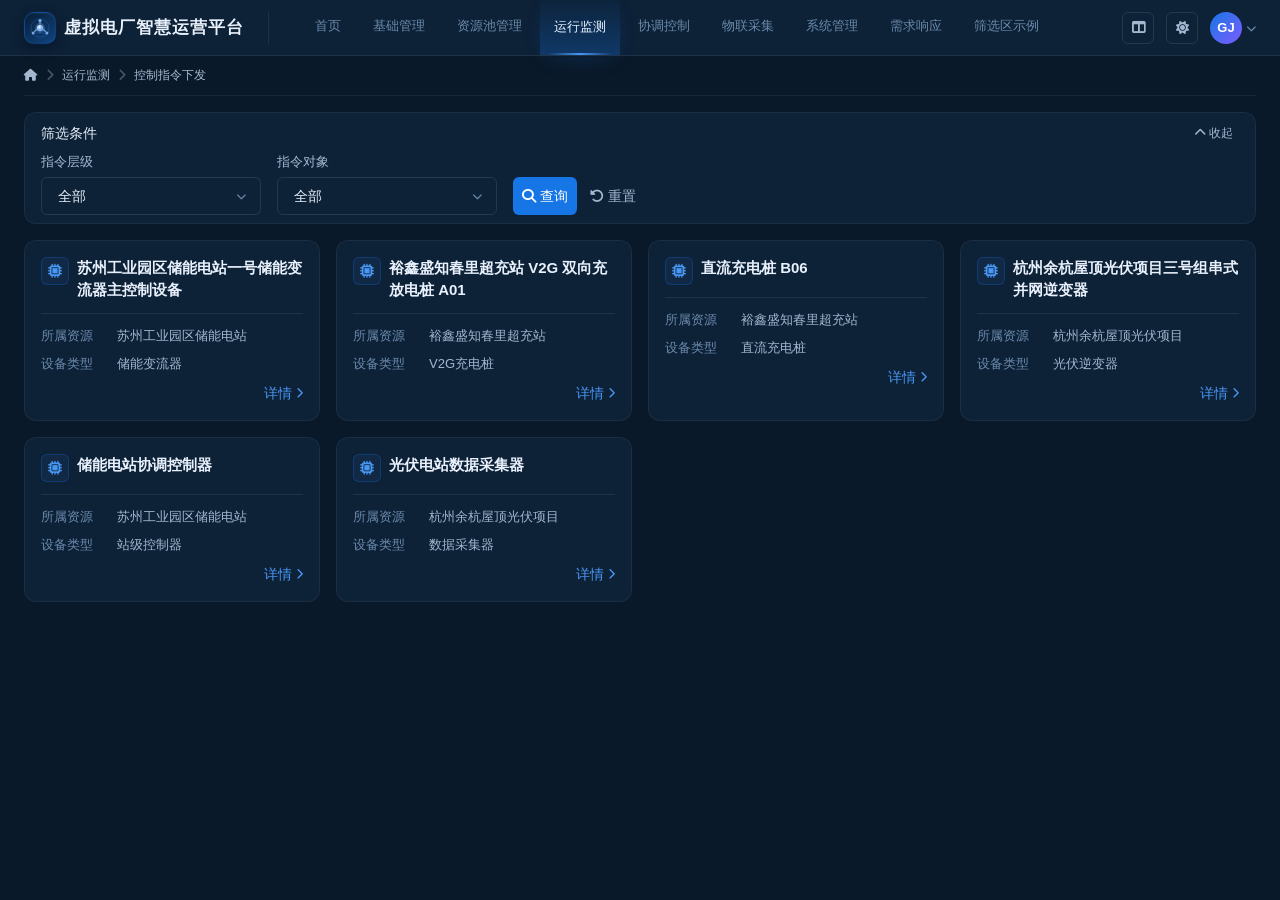
<file: control-command.html>
<!DOCTYPE html><html lang="zh-CN" data-theme="dark" data-nav-layout="top"><head><meta charset="UTF-8"><meta name="viewport" content="width=device-width,initial-scale=1.0"><title>控制指令下发 - 虚拟电厂智慧运营平台</title><link rel="stylesheet" href="https://cdnjs.cloudflare.com/ajax/libs/font-awesome/6.5.1/css/all.min.css"><link rel="stylesheet" href="shared-theme.css"><link rel="stylesheet" href="shared-navigation.css?v=20260827-3"><link rel="stylesheet" href="shared-list-components.css?v=20261013-1"><link rel="stylesheet" href="shared-primary-menu-active.css"><link rel="stylesheet" href="shared-page-shell.css"><link rel="stylesheet" href="shared-content-components.css"><link rel="stylesheet" href="control-command-page.css"><style>html,body{-webkit-font-smoothing:antialiased;-moz-osx-font-smoothing:grayscale}</style></head><body>
<div id="sharedHeader" data-active-primary="运行监测" data-active-secondary="控制指令下发"></div><script src="shared-header.js?v=20261022-1"></script><script src="shared-basic-management.js"></script>
<main class="main"><div class="breadcrumb"><div class="breadcrumb-list"><span class="breadcrumb-item" onclick="location.href='index.html'"><i class="fa-solid fa-house"></i></span><span class="breadcrumb-separator"><i class="fa-solid fa-chevron-right"></i></span><span class="breadcrumb-item">运行监测</span><span class="breadcrumb-separator"><i class="fa-solid fa-chevron-right"></i></span><span class="breadcrumb-item current">控制指令下发</span></div></div>
<section class="filter-section" id="filterCard"><div class="filter-header"><span class="filter-title">筛选条件</span><button class="filter-toggle" type="button" aria-expanded="true" onclick="toggleFilter()"><i class="fa-solid fa-chevron-up"></i> <span>收起</span></button></div><div class="filters"><div class="field"><label>指令层级</label><div class="select-wrap" id="levelSelect"><div class="control select-control" onclick="toggleSelect(event,'levelSelect')"><span id="levelValue">全部</span><i class="fa-solid fa-chevron-down"></i></div><div class="select-panel"><div class="select-option active" onclick="chooseOption(event,'levelSelect','levelValue','全部')">全部</div><div class="select-option" onclick="chooseOption(event,'levelSelect','levelValue','资源级')">资源级</div><div class="select-option" onclick="chooseOption(event,'levelSelect','levelValue','设备级')">设备级</div></div></div></div><div class="field"><label>指令对象</label><div class="select-wrap" id="objectSelect"><div class="control select-control" onclick="toggleSelect(event,'objectSelect')"><span id="objectValue">全部</span><i class="fa-solid fa-chevron-down"></i></div><div class="select-panel"><div class="select-option active" onclick="chooseOption(event,'objectSelect','objectValue','全部')">全部</div><div class="select-option" onclick="chooseOption(event,'objectSelect','objectValue','储能设备')">储能设备</div><div class="select-option" onclick="chooseOption(event,'objectSelect','objectValue','充电设备')">充电设备</div><div class="select-option" onclick="chooseOption(event,'objectSelect','objectValue','光伏设备')">光伏设备</div></div></div></div><div class="actions"><button class="btn btn-primary btn-md" type="button" onclick="applyFilters()"><i class="fa-solid fa-magnifying-glass"></i>查询</button><button class="btn btn-ghost btn-md" type="button" onclick="resetFilters()"><i class="fa-solid fa-rotate-left"></i>重置</button></div></div></section>
<section class="command-content"><div class="device-grid" id="deviceGrid">
<article class="device-card" data-level="设备级" data-object="储能设备"><div class="device-card-head"><div class="device-name"><i class="fa-solid fa-microchip"></i><span>苏州工业园区储能电站一号储能变流器主控制设备</span></div></div><div class="device-info"><div class="device-info-row"><span class="device-info-label">所属资源</span><span class="device-info-value">苏州工业园区储能电站</span></div><div class="device-info-row"><span class="device-info-label">设备类型</span><span class="device-info-value">储能变流器</span></div></div><div class="device-card-actions"><button class="device-detail" type="button"><span>详情</span><i class="fa-solid fa-chevron-right"></i></button></div></article>
<article class="device-card" data-level="设备级" data-object="充电设备"><div class="device-card-head"><div class="device-name"><i class="fa-solid fa-microchip"></i><span>裕鑫盛知春里超充站 V2G 双向充放电桩 A01</span></div></div><div class="device-info"><div class="device-info-row"><span class="device-info-label">所属资源</span><span class="device-info-value">裕鑫盛知春里超充站</span></div><div class="device-info-row"><span class="device-info-label">设备类型</span><span class="device-info-value">V2G充电桩</span></div></div><div class="device-card-actions"><button class="device-detail" type="button"><span>详情</span><i class="fa-solid fa-chevron-right"></i></button></div></article>
<article class="device-card" data-level="设备级" data-object="充电设备"><div class="device-card-head"><div class="device-name"><i class="fa-solid fa-microchip"></i><span>直流充电桩 B06</span></div></div><div class="device-info"><div class="device-info-row"><span class="device-info-label">所属资源</span><span class="device-info-value">裕鑫盛知春里超充站</span></div><div class="device-info-row"><span class="device-info-label">设备类型</span><span class="device-info-value">直流充电桩</span></div></div><div class="device-card-actions"><button class="device-detail" type="button"><span>详情</span><i class="fa-solid fa-chevron-right"></i></button></div></article>
<article class="device-card" data-level="设备级" data-object="光伏设备"><div class="device-card-head"><div class="device-name"><i class="fa-solid fa-microchip"></i><span>杭州余杭屋顶光伏项目三号组串式并网逆变器</span></div></div><div class="device-info"><div class="device-info-row"><span class="device-info-label">所属资源</span><span class="device-info-value">杭州余杭屋顶光伏项目</span></div><div class="device-info-row"><span class="device-info-label">设备类型</span><span class="device-info-value">光伏逆变器</span></div></div><div class="device-card-actions"><button class="device-detail" type="button"><span>详情</span><i class="fa-solid fa-chevron-right"></i></button></div></article>
<article class="device-card" data-level="资源级" data-object="储能设备"><div class="device-card-head"><div class="device-name"><i class="fa-solid fa-microchip"></i><span>储能电站协调控制器</span></div></div><div class="device-info"><div class="device-info-row"><span class="device-info-label">所属资源</span><span class="device-info-value">苏州工业园区储能电站</span></div><div class="device-info-row"><span class="device-info-label">设备类型</span><span class="device-info-value">站级控制器</span></div></div><div class="device-card-actions"><button class="device-detail" type="button"><span>详情</span><i class="fa-solid fa-chevron-right"></i></button></div></article>
<article class="device-card" data-level="资源级" data-object="光伏设备"><div class="device-card-head"><div class="device-name"><i class="fa-solid fa-microchip"></i><span>光伏电站数据采集器</span></div></div><div class="device-info"><div class="device-info-row"><span class="device-info-label">所属资源</span><span class="device-info-value">杭州余杭屋顶光伏项目</span></div><div class="device-info-row"><span class="device-info-label">设备类型</span><span class="device-info-value">数据采集器</span></div></div><div class="device-card-actions"><button class="device-detail" type="button"><span>详情</span><i class="fa-solid fa-chevron-right"></i></button></div></article>
<div class="empty-state" id="emptyState">暂无符合条件的设备</div></div></section></main>
<script>function closeSelects(except){document.querySelectorAll('.select-wrap.open').forEach(item=>{if(item.id!==except)item.classList.remove('open')})}function toggleSelect(event,id){event.stopPropagation();const select=document.getElementById(id),open=!select.classList.contains('open');closeSelects(id);select.classList.toggle('open',open)}function chooseOption(event,selectId,valueId,value){event.stopPropagation();const select=document.getElementById(selectId);document.getElementById(valueId).textContent=value;select.querySelectorAll('.select-option').forEach(option=>option.classList.toggle('active',option.textContent===value));select.classList.remove('open')}function applyFilters(){const level=levelValue.textContent,object=objectValue.textContent;let visible=0;deviceGrid.querySelectorAll('.device-card').forEach(card=>{const show=(level==='全部'||card.dataset.level===level)&&(object==='全部'||card.dataset.object===object);card.hidden=!show;if(show)visible++});emptyState.classList.toggle('show',visible===0)}function resetFilters(){chooseOption({stopPropagation(){}},'levelSelect','levelValue','全部');chooseOption({stopPropagation(){}},'objectSelect','objectValue','全部');applyFilters()}function toggleFilter(){const collapsed=filterCard.classList.toggle('is-collapsed'),button=filterCard.querySelector('.filter-toggle');button.setAttribute('aria-expanded',String(!collapsed));button.querySelector('span').textContent=collapsed?'展开':'收起';button.querySelector('i').className='fa-solid fa-chevron-'+(collapsed?'down':'up')}function updateNavButtons(){const light=document.documentElement.dataset.theme==='light',side=document.documentElement.dataset.navLayout==='side';themeToggle.innerHTML='<i class="fa-solid fa-'+(light?'moon':'sun')+'"></i>';navLayoutToggle.innerHTML='<i class="fa-solid fa-'+(side?'window-maximize':'table-columns')+'"></i>'}function toggleTheme(){const root=document.documentElement;root.dataset.theme=root.dataset.theme==='light'?'dark':'light';localStorage.setItem('vpp-theme',root.dataset.theme);updateNavButtons()}function toggleNavLayout(){const root=document.documentElement;root.dataset.navLayout=root.dataset.navLayout==='side'?'top':'side';localStorage.setItem('vpp-nav-layout',root.dataset.navLayout);updateNavButtons()}function toggleAvatar(event){event.stopPropagation();avatarBtn.classList.toggle('open');avatarPanel.classList.toggle('show')}document.addEventListener('click',()=>{closeSelects();avatarBtn.classList.remove('open');avatarPanel.classList.remove('show')});document.documentElement.dataset.theme=localStorage.getItem('vpp-theme')||'dark';document.documentElement.dataset.navLayout=localStorage.getItem('vpp-nav-layout')||'top';updateNavButtons();</script></body></html>
</file>
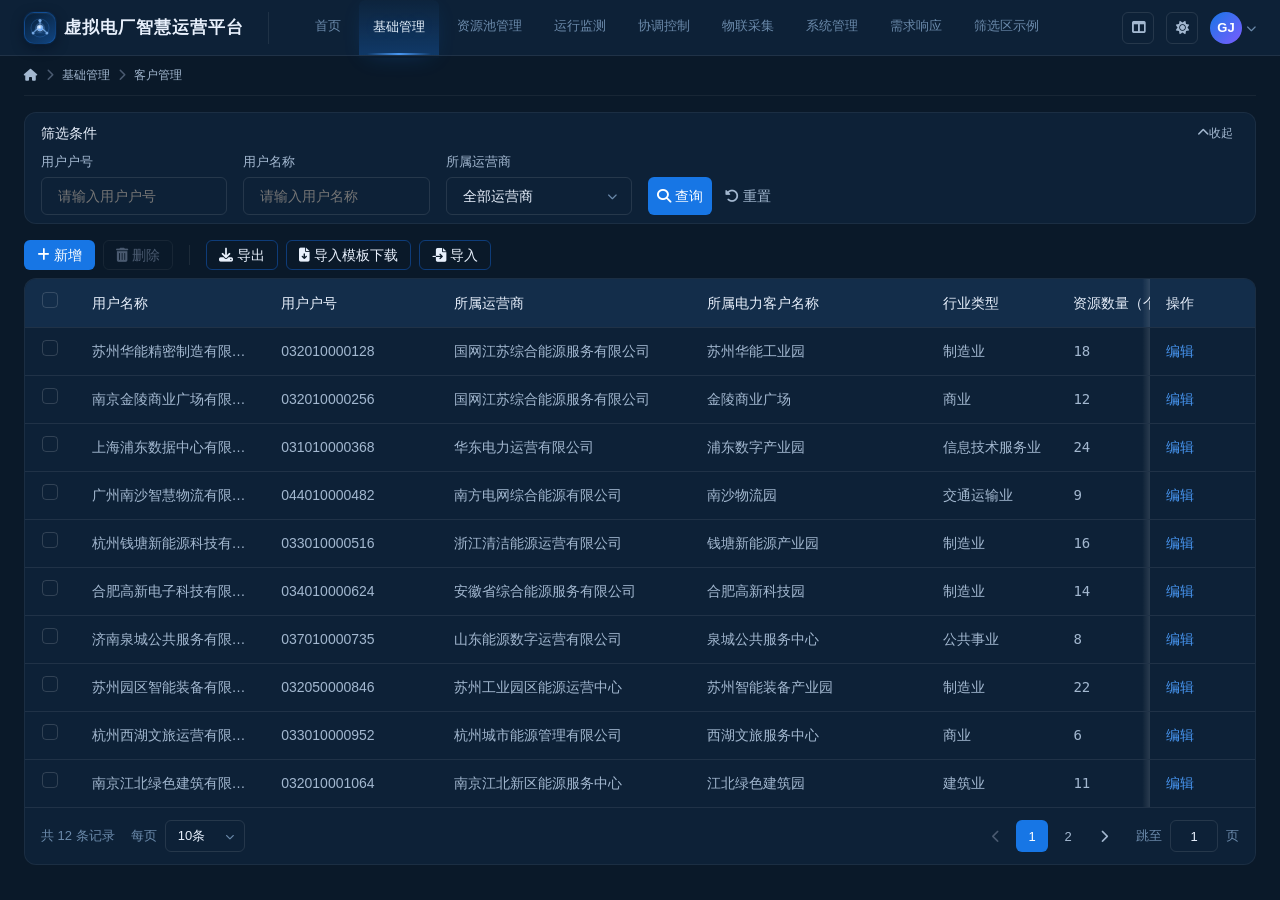
<file: customer-management.html>
<!DOCTYPE html>
<html lang="zh-CN" data-theme="dark" data-nav-layout="top">
<head>
  <meta charset="UTF-8">
  <meta name="viewport" content="width=device-width,initial-scale=1.0">
  <title>客户管理 - 虚拟电厂智慧运营平台</title>
  <script>
    try {
      document.documentElement.dataset.theme = localStorage.getItem('vpp-theme') || 'dark';
      document.documentElement.dataset.navLayout = localStorage.getItem('vpp-nav-layout') || 'top';
    } catch (e) {}
  </script>
  <link rel="stylesheet" href="https://cdnjs.cloudflare.com/ajax/libs/font-awesome/6.5.1/css/all.min.css">
  <link rel="stylesheet" href="shared-navigation.css?v=20260827-3">
  <link rel="stylesheet" href="shared-list-components.css?v=20261013-1">
  <link rel="stylesheet" href="shared-primary-menu-active.css">
  <link rel="stylesheet" href="shared-theme.css">
  <link rel="stylesheet" href="shared-page-shell.css">
  <link rel="stylesheet" href="customer-management-page.css">
</head>
<body data-active-basic-secondary="客户管理">
  <div id="sharedHeader" data-active-primary="基础管理"></div>
  <script src="shared-header.js?v=20261022-1"></script>
  <script src="shared-basic-management.js"></script>
  <main class="main customer-page">
    <div class="breadcrumb">
      <div class="breadcrumb-list">
        <span class="breadcrumb-item" onclick="location.href='index.html'"><i class="fa-solid fa-house"></i></span>
        <span class="breadcrumb-separator"><i class="fa-solid fa-chevron-right"></i></span>
        <span class="breadcrumb-item">基础管理</span>
        <span class="breadcrumb-separator"><i class="fa-solid fa-chevron-right"></i></span>
        <span class="breadcrumb-item current">客户管理</span>
      </div>
    </div>
    <section class="filter-section" id="filterCard">
      <div class="filter-header">
        <span class="filter-title">筛选条件</span>
        <button class="filter-toggle" type="button" aria-expanded="true" aria-controls="filterRow" id="filterToggle"><i class="fa-solid fa-chevron-up"></i><span>收起</span></button>
      </div>
      <form class="filters" id="filterRow">
        <div class="field"><label for="accountSearch">用户户号</label><input class="control" id="accountSearch" placeholder="请输入用户户号" autocomplete="off"></div>
        <div class="field"><label for="customerSearch">用户名称</label><input class="control" id="customerSearch" placeholder="请输入用户名称" autocomplete="off"></div>
        <div class="field">
          <label id="operatorLabel">所属运营商</label>
          <div class="select-wrap" id="operatorSelect">
            <div class="control select-control" role="combobox" tabindex="0" aria-labelledby="operatorLabel" aria-expanded="false" aria-controls="operatorPanel" aria-haspopup="listbox"><span>全部运营商</span><i class="fa-solid fa-chevron-down"></i></div>
            <div class="select-panel" id="operatorPanel" role="listbox" aria-labelledby="operatorLabel"></div>
          </div>
        </div>
        <div class="actions"><button class="btn btn-primary btn-md" type="submit"><i class="fa-solid fa-magnifying-glass"></i>查询</button><button class="btn btn-ghost btn-md" type="button" id="resetButton"><i class="fa-solid fa-rotate-left"></i>重置</button></div>
      </form>
    </section>
    <div class="action-bar">
      <button class="btn btn-primary btn-sm" type="button" id="addButton"><i class="fa-solid fa-plus"></i>新增</button>
      <button class="btn btn-danger-outline btn-sm" type="button" id="deleteButton" disabled><i class="fa-solid fa-trash-can"></i>删除</button>
      <span class="action-divider" aria-hidden="true"></span>
      <button class="btn btn-secondary btn-sm" type="button" id="exportButton"><i class="fa-solid fa-download"></i>导出</button>
      <button class="btn btn-secondary btn-sm" type="button" id="templateButton"><i class="fa-solid fa-file-arrow-down"></i>导入模板下载</button>
      <button class="btn btn-secondary btn-sm" type="button" id="importButton"><i class="fa-solid fa-file-import"></i>导入</button>
      <input id="importInput" type="file" accept=".csv,.xlsx,.xls" hidden>
    </div>
    <div class="table-card">
      <div class="table-wrap" id="tableWrap">
        <table class="customer-table" aria-label="客户管理列表">
          <colgroup><col class="width-checkbox"><col class="width-name"><col class="width-account"><col class="width-operator"><col class="width-power"><col class="width-industry"><col class="width-resources"><col class="width-capacity"><col class="width-capacity"><col class="width-voltage"><col class="width-date"><col class="width-action"></colgroup>
          <thead><tr>
            <th class="col-fixed-left col-fixed-checkbox"><div class="checkbox" id="headerCheckbox" role="checkbox" tabindex="0" aria-checked="false" aria-label="全选当前页"></div></th>
            <th class="col-fixed-name col-last-left-fixed">用户名称</th><th>用户户号</th><th>所属运营商</th><th>所属电力客户名称</th><th>行业类型</th>
            <th class="num-header">资源数量（个）</th><th class="num-header">聚合容量（kW）</th><th class="num-header">可调容量（kW）</th><th>电压等级</th>
            <th class="sortable" id="updatedSort" tabindex="0" aria-sort="none">更新时间<i class="fa-solid fa-sort sort-icon"></i></th>
            <th class="col-fixed-right col-first-right-fixed">操作</th>
          </tr></thead>
          <tbody id="customerRows"></tbody>
        </table>
      </div>
      <div class="pagination">
        <div class="pagination-left">
          <span class="pagination-total" id="totalRecords">共 0 条记录</span>
          <div class="page-size-select" id="pageSizeSelect"><span>每页</span><div class="page-size-trigger" tabindex="0" role="combobox" aria-label="每页条数" aria-expanded="false" aria-controls="pageSizePanel" aria-haspopup="listbox"><span id="pageSizeValue">10条</span><i class="fa-solid fa-chevron-down"></i></div><div class="page-size-panel" id="pageSizePanel" role="listbox" aria-label="每页条数"><div class="page-size-option active" role="option" tabindex="-1" aria-selected="true" data-size="10">10条</div><div class="page-size-option" role="option" tabindex="-1" aria-selected="false" data-size="20">20条</div></div></div>
        </div>
        <div class="pagination-right"><div class="page-numbers" id="pageNumbers"></div><div class="page-jump"><span>跳至</span><input id="jumpInput" value="1" inputmode="numeric" aria-label="跳转页码"><span>页</span></div></div>
      </div>
    </div>
  </main>
  <div class="customer-modal-mask" id="customerModalMask" hidden>
    <section class="customer-modal" role="dialog" aria-modal="true" aria-labelledby="customerModalTitle">
      <div class="customer-modal-header"><h2 id="customerModalTitle">新增客户</h2><button class="modal-close" type="button" aria-label="关闭" data-close-modal><i class="fa-solid fa-xmark"></i></button></div>
      <form class="customer-form" id="customerForm" novalidate>
        <div class="customer-field"><label class="required" for="formName">用户名称</label><input class="control" id="formName" maxlength="100" placeholder="请输入用户名称" aria-describedby="formNameError"><span class="field-error" id="formNameError"></span></div>
        <div class="customer-field"><label class="required" for="formAccount">用户户号</label><input class="control" id="formAccount" maxlength="40" placeholder="请输入用户户号" aria-describedby="formAccountError"><span class="field-error" id="formAccountError"></span></div>
        <div class="customer-field"><label class="required" id="formOperatorLabel">所属运营商</label><div class="select-wrap" id="formOperatorSelect"><div class="control select-control" role="combobox" tabindex="0" aria-labelledby="formOperatorLabel" aria-expanded="false" aria-controls="formOperatorPanel" aria-haspopup="listbox" aria-describedby="formOperatorError"><span>请选择所属运营商</span><i class="fa-solid fa-chevron-down"></i></div><div class="select-panel" id="formOperatorPanel" role="listbox" aria-labelledby="formOperatorLabel"></div></div><span class="field-error" id="formOperatorError"></span></div>
        <div class="customer-field"><label for="formPower">所属电力客户名称</label><input class="control" id="formPower" maxlength="100" placeholder="请输入所属电力客户名称"></div>
        <div class="customer-field"><label id="formIndustryLabel">行业类型</label><div class="select-wrap" id="formIndustrySelect"><div class="control select-control" role="combobox" tabindex="0" aria-labelledby="formIndustryLabel" aria-expanded="false" aria-controls="formIndustryPanel" aria-haspopup="listbox"><span>请选择行业类型</span><i class="fa-solid fa-chevron-down"></i></div><div class="select-panel" id="formIndustryPanel" role="listbox" aria-labelledby="formIndustryLabel"></div></div></div>
        <div class="customer-field"><label id="formVoltageLabel">电压等级</label><div class="select-wrap" id="formVoltageSelect"><div class="control select-control" role="combobox" tabindex="0" aria-labelledby="formVoltageLabel" aria-expanded="false" aria-controls="formVoltagePanel" aria-haspopup="listbox"><span>请选择电压等级</span><i class="fa-solid fa-chevron-down"></i></div><div class="select-panel" id="formVoltagePanel" role="listbox" aria-labelledby="formVoltageLabel"></div></div></div>
      </form>
      <div class="customer-modal-footer"><button class="btn btn-ghost btn-md" type="button" data-close-modal>取消</button><button class="btn btn-primary btn-md" type="submit" form="customerForm">保存</button></div>
    </section>
  </div>
  <div class="customer-modal-mask" id="deleteModalMask" hidden>
    <section class="customer-modal small" role="dialog" aria-modal="true" aria-labelledby="deleteModalTitle">
      <div class="customer-modal-header"><h2 id="deleteModalTitle">删除客户</h2><button class="modal-close" type="button" aria-label="关闭" data-close-modal><i class="fa-solid fa-xmark"></i></button></div>
      <div class="customer-modal-body"><p id="deleteMessage"></p><p class="delete-warning"><i class="fa-solid fa-triangle-exclamation"></i> 删除后将无法恢复，请确认操作。</p></div>
      <div class="customer-modal-footer"><button class="btn btn-ghost btn-md" type="button" data-close-modal>取消</button><button class="btn btn-danger btn-md" type="button" id="confirmDeleteButton">确认删除</button></div>
    </section>
  </div>
  <div class="customer-toast" id="toast" role="status" aria-live="polite"></div>
  <script src="shared-table-interactions.js"></script>
  <script src="vendor/xlsx-0.20.3.full.min.js"></script>
  <script src="customer-management.js"></script>
</body>
</html>
</file>
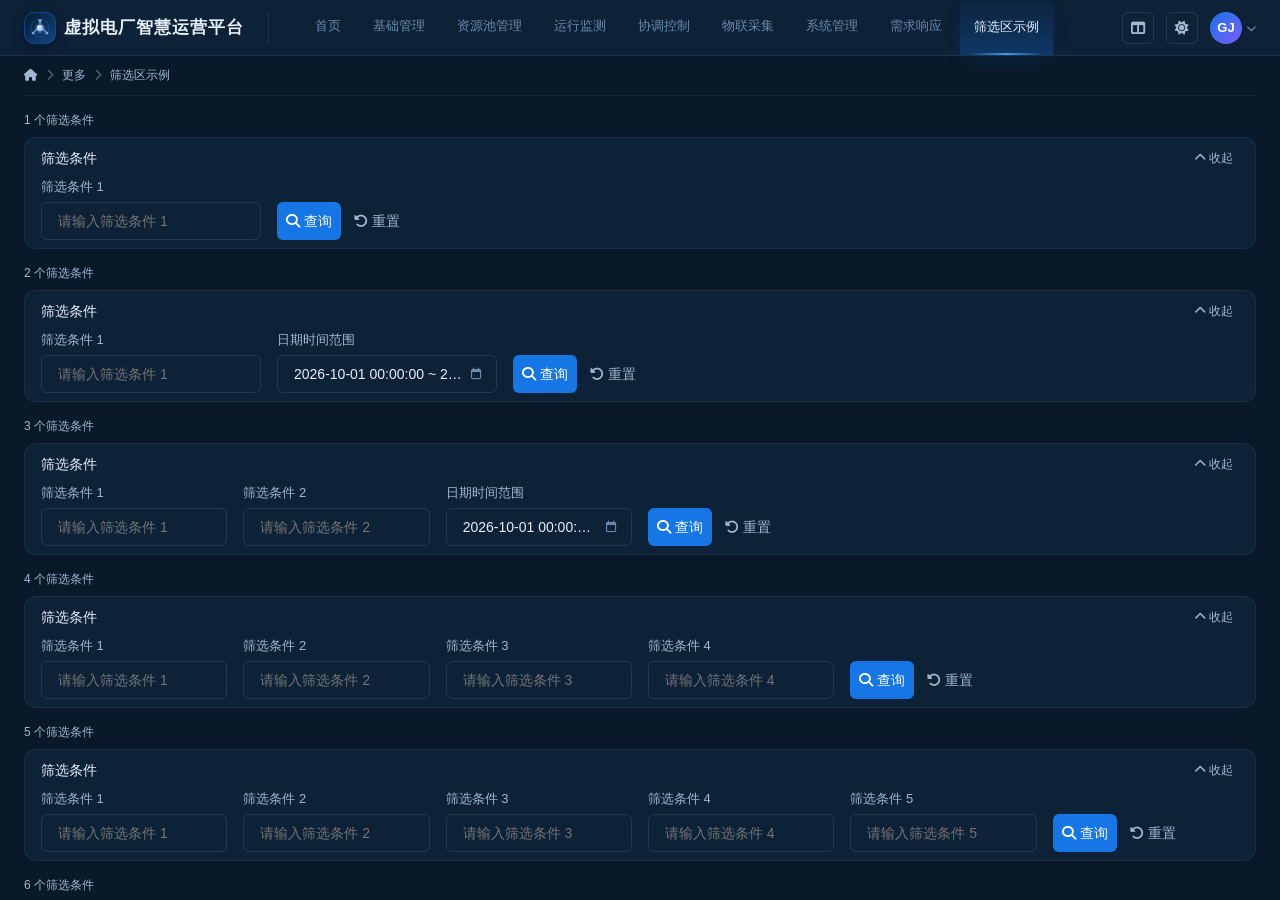
<file: filter-layout-examples.html>
<!DOCTYPE html>
<html lang="zh-CN" data-theme="dark" data-nav-layout="top">
<head>
<meta charset="UTF-8"><meta name="viewport" content="width=device-width,initial-scale=1.0">
<title>筛选区示例 - 虚拟电厂智慧运营平台</title>
<link rel="stylesheet" href="https://cdnjs.cloudflare.com/ajax/libs/font-awesome/6.5.1/css/all.min.css">
<link rel="stylesheet" href="shared-navigation.css?v=20260827-3"><link rel="stylesheet" href="shared-list-components.css?v=20261013-1"><link rel="stylesheet" href="shared-primary-menu-active.css">
<style>
:root{--page:#0A1929;--card:#0D2137;--card-alt:#0F2640;--text:#E8F0FC;--secondary:#A3B8D0;--muted:#6B8AAB;--disabled:#4A5A70;--primary:#1776E5;--primary-light:#4897F3;--border-default:rgba(255,255,255,.10);--border-divider:rgba(255,255,255,.08);--border-subtle:rgba(255,255,255,.06);--header-h:56px;--nav-sidebar-w:220px;--font:-apple-system,BlinkMacSystemFont,"Segoe UI","PingFang SC","Microsoft YaHei",sans-serif}
:root[data-theme="light"]{--page:#F3F7FC;--card:#FFF;--card-alt:#FFF;--text:#172B43;--secondary:#4F647A;--muted:#75879A;--disabled:#A8B4C0;--border-default:rgba(23,43,67,.16);--border-divider:rgba(23,43,67,.12);--border-subtle:rgba(23,43,67,.08)}
*{box-sizing:border-box}html,body{margin:0;min-height:100%;background:var(--page);color:var(--text);font:14px var(--font);-webkit-font-smoothing:antialiased;-moz-osx-font-smoothing:grayscale}button,input{font:inherit}.main{position:fixed;inset:var(--header-h) 0 0;padding:0 24px 24px;overflow:auto}:root[data-nav-layout="side"] .main{left:var(--nav-sidebar-w)}.breadcrumb{height:40px;margin-bottom:16px;display:flex;align-items:center;border-bottom:1px solid var(--border-subtle)}.breadcrumb-list{display:flex;align-items:center;gap:8px;color:var(--secondary);font-size:12px}.breadcrumb-separator{color:var(--disabled)}.examples{display:flex;flex-direction:column;gap:16px}.example-label{margin:0 0 8px;color:var(--secondary);font-size:12px}.filter-section{margin-bottom:0}.header-nav-item.active{color:var(--text)}
</style><link rel="stylesheet" href="shared-theme.css">
<style>
.date-range-demo { display:flex; align-items:center; justify-content:space-between; gap:8px; padding:0 14px 0 16px; color:var(--text); text-align:left; cursor:pointer; }
.date-range-demo span { min-width:0; overflow:hidden; text-overflow:ellipsis; white-space:nowrap; }
.date-range-demo i { flex:0 0 auto; color:var(--muted); font-size:12px; }
.date-range-wrap { position:relative; }
.date-range-tooltip { position:absolute; right:0; bottom:calc(100% + 8px); z-index:1000; width:max-content; max-width:min(360px,calc(100vw - 32px)); padding:8px 10px; border:1px solid var(--border-default); border-radius:var(--radius-md,8px); background:var(--surface-overlay); box-shadow:var(--overlay-shadow); color:var(--text-primary); font-size:12px; font-weight:400; line-height:18px; white-space:normal; overflow-wrap:anywhere; pointer-events:none; opacity:0; visibility:hidden; transform:translateY(4px); transition:opacity 150ms ease,transform 150ms ease,visibility 150ms ease; }
.date-range-tooltip::after { content:""; position:absolute; left:50%; bottom:-5px; width:8px; height:8px; margin-left:-4px; background:var(--surface-overlay); border-right:1px solid var(--border-default); border-bottom:1px solid var(--border-default); transform:rotate(45deg); }
.date-range-wrap.is-truncated:not(.open) .date-range-demo:is(:hover,:focus) + .date-range-tooltip { opacity:1; visibility:visible; transform:none; }
.date-range-demo .placeholder { color:var(--text-muted); }
.date-time-panel { position:absolute; top:calc(100% + 4px); right:0; z-index:1100; width:520px; max-width:calc(100vw - 48px); padding:16px; overflow:auto; border:1px solid var(--border-default); border-radius:8px; background:var(--surface-overlay); box-shadow:var(--overlay-shadow); color:var(--text-primary); }
.date-time-panel[hidden] { display:none; }
.date-time-panel.above { top:auto; bottom:calc(100% + 4px); }
.date-range-wrap.open { z-index:1100; }
.date-time-content { display:grid; grid-template-columns:minmax(0,1fr) 160px; gap:16px; }
.date-time-header { display:grid; grid-template-columns:32px 1fr 32px; align-items:center; margin-bottom:8px; }
.date-time-header strong { font-size:14px; font-weight:500; text-align:center; }
.date-time-header button { width:32px; height:32px; padding:0; border:0; border-radius:6px; background:transparent; color:var(--text-muted); cursor:pointer; }
.date-time-header button:hover { background:var(--hover-bg); color:var(--primary-400); }
.date-time-calendar { display:grid; grid-template-columns:repeat(7,minmax(0,1fr)); }
.date-time-week { height:28px; color:var(--text-muted); font-size:12px; line-height:28px; text-align:center; }
.date-time-day { height:32px; padding:0; border:0; border-radius:6px; background:transparent; color:var(--text-secondary); font-size:12px; cursor:pointer; }
.date-time-day:hover,.date-time-day:focus-visible { background:var(--hover-bg); color:var(--primary-400); }
.date-time-day.outside { color:var(--text-disabled); }
.date-time-day.in-range { background:var(--hover-bg); color:var(--primary-400); }
.date-time-day.selected { background:var(--primary-500); color:#fff; }
.date-time-fields { display:grid; grid-template-columns:minmax(0,1fr); gap:16px; }
.date-time-fields label { display:block; margin-bottom:6px; color:var(--text-secondary); font-size:12px; }
.date-time-date { display:block; width:100%; height:30px; margin-bottom:6px; padding:0 8px; border:1px solid var(--border-default); border-radius:6px; background:transparent; color:var(--text-primary); font-size:12px; text-align:left; cursor:pointer; }
.date-time-date:hover { border-color:var(--border-hover); }
.date-time-date.active { border-color:var(--border-active); background:var(--hover-bg); color:var(--primary-400); }
.date-time-fields .control { height:32px; padding:0 10px; font-size:13px; }
.date-time-hint { min-height:18px; margin:8px 0; color:var(--text-muted); font-size:12px; line-height:18px; }
.date-time-hint.error { color:var(--red-500); }
.date-time-footer { display:flex; justify-content:flex-end; gap:8px; margin-top:12px; padding-top:12px; border-top:1px solid var(--border-divider); }
.date-time-footer .clear { margin-right:auto; }
@media (max-width:600px) {
  .date-time-panel,.date-time-panel.above { position:fixed; top:50%; bottom:auto; left:50%; right:auto; width:calc(100vw - 32px); max-width:360px; max-height:calc(100dvh - 32px); transform:translate(-50%,-50%); }
  .date-time-content { display:block; }
  .date-time-fields { grid-template-columns:repeat(2,minmax(0,1fr)); gap:12px; margin-top:12px; }
}
</style>
</head>
<body>
<header class="header"><div class="header-left"><div class="header-logo"><div class="header-logo-icon"><img src="vpp-logo.svg" width="32" height="32" alt=""></div><span class="header-logo-title">虚拟电厂智慧运营平台</span></div><nav class="header-nav"><div class="header-nav-item" onclick="location.href='index.html'">首页</div><div class="header-nav-item">基础管理</div><div class="header-nav-item" onclick="location.href='resource-list.html'">资源池管理</div><div class="header-nav-item header-nav-dropdown" tabindex="0" aria-expanded="false">运行监测<div class="header-submenu"><div class="header-submenu-item">历史数据查询</div><div class="header-submenu-item" onclick="location.href='control-command.html'">控制指令下发</div></div></div><div class="header-nav-item" onclick="location.href='optimization-decomposition.html'">协调控制</div><div class="header-nav-item">物联采集</div><div class="header-nav-item" onclick="location.href='user-management.html'">系统管理</div><div class="header-nav-item">需求响应</div><div class="header-nav-item active">筛选区示例</div></nav></div><div class="header-right"><button class="nav-layout-toggle" id="navLayoutToggle" onclick="toggleNavLayout()" aria-label="切换菜单布局"><i class="fa-solid fa-table-columns"></i></button><button class="theme-toggle" id="themeToggle" onclick="toggleTheme()" aria-label="切换主题"><i class="fa-solid fa-sun"></i></button><div class="header-avatar-wrapper" id="avatarBtn" onclick="toggleAvatar(event)"><div class="header-avatar">GJ</div><i class="fa-solid fa-chevron-down header-avatar-arrow"></i><div class="dropdown-panel--avatar" id="avatarPanel"><div class="dropdown-option"><i class="fa-solid fa-user" style="margin-right:4px;font-size:12px;opacity:.7"></i>个人中心</div><div class="dropdown-divider"></div><div class="dropdown-option" onclick="event.stopPropagation();logoutToLogin()"><i class="fa-solid fa-right-from-bracket" style="margin-right:4px;font-size:12px;opacity:.7"></i>退出登录</div></div></div></div></header>
<main class="main"><div class="breadcrumb"><div class="breadcrumb-list"><i class="fa-solid fa-house"></i><span class="breadcrumb-separator"><i class="fa-solid fa-chevron-right"></i></span><span>更多</span><span class="breadcrumb-separator"><i class="fa-solid fa-chevron-right"></i></span><span>筛选区示例</span></div></div><div class="examples" id="examples"></div></main>
<script>
function exampleMarkup(count){const fields=Array.from({length:count},(_,i)=>{if(count===2&&i===1){return '<div class="field"><label id="dateRangeLabel2">日期时间范围</label><div id="dateRangeMount2"></div></div>'}if(count===3&&i===2){return '<div class="field"><label id="dateRangeLabel">日期时间范围</label><div class="date-range-wrap" id="dateRangeWrap"><button class="control date-range-demo" id="dateRangeTrigger" type="button" aria-labelledby="dateRangeLabel dateRangeValue" aria-describedby="date-range-tooltip" aria-haspopup="dialog" aria-expanded="false" aria-controls="dateTimePanel"><span id="dateRangeValue">2026-10-01 00:00:00 ~ 2026-10-08 23:59:59</span><i class="fa-regular fa-calendar" aria-hidden="true"></i></button><div class="date-range-tooltip" id="date-range-tooltip" role="tooltip">2026-10-01 00:00:00 ~ 2026-10-08 23:59:59</div><div class="date-time-panel" id="dateTimePanel" role="dialog" aria-label="选择日期时间范围" aria-modal="false" hidden><div class="date-time-content"><div class="date-time-calendar-column"><div class="date-time-header"><button type="button" id="previousMonth" aria-label="上个月"><i class="fa-solid fa-chevron-left"></i></button><strong id="calendarMonthLabel"></strong><button type="button" id="nextMonth" aria-label="下个月"><i class="fa-solid fa-chevron-right"></i></button></div><div class="date-time-calendar" id="dateTimeCalendar"></div></div><div class="date-time-time-column"><div class="date-time-fields"><div><label for="rangeStartTime">开始日期时间</label><button class="date-time-date active" id="rangeStartDate" type="button" aria-label="选择开始日期" aria-pressed="true"></button><input class="control" id="rangeStartTime" type="text" inputmode="numeric" maxlength="8" placeholder="HH:mm:ss" value="00:00:00"></div><div><label for="rangeEndTime">结束日期时间</label><button class="date-time-date" id="rangeEndDate" type="button" aria-label="选择结束日期" aria-pressed="false"></button><input class="control" id="rangeEndTime" type="text" inputmode="numeric" maxlength="8" placeholder="HH:mm:ss" value="23:59:59"></div></div><p class="date-time-hint" id="dateTimeHint" aria-live="polite"></p></div></div><div class="date-time-footer"><button class="btn btn-ghost btn-sm clear" id="clearDateTime" type="button">清空</button><button class="btn btn-ghost btn-sm" id="cancelDateTime" type="button">取消</button><button class="btn btn-primary btn-sm" id="confirmDateTime" type="button">确定</button></div></div></div></div>'}return '<div class="field"><label>筛选条件 '+(i+1)+'</label><input class="control" placeholder="请输入筛选条件 '+(i+1)+'"></div>'}).join('');return '<section><p class="example-label">'+count+' 个筛选条件</p><div class="filter-section"><div class="filter-header"><span class="filter-title">筛选条件</span><button class="filter-toggle"><i class="fa-solid fa-chevron-up"></i> 收起</button></div><div class="filters">'+fields+'<div class="actions"><button class="btn btn-primary btn-md"><i class="fa-solid fa-magnifying-glass"></i>查询</button><button class="btn btn-ghost btn-md"><i class="fa-solid fa-rotate-left"></i>重置</button></div></div></div></section>'}examples.innerHTML=Array.from({length:8},(_,i)=>exampleMarkup(i+1)).join('');
const secondDateRange = document.getElementById('dateRangeWrap').cloneNode(true);
secondDateRange.id = 'dateRangeWrap2';
secondDateRange.querySelectorAll('[id]').forEach(element => { element.id += '2'; });
secondDateRange.querySelectorAll('label[for]').forEach(label => { label.htmlFor += '2'; });
const secondTrigger = secondDateRange.querySelector('.date-range-demo');
secondTrigger.setAttribute('aria-labelledby', 'dateRangeLabel2 dateRangeValue2');
secondTrigger.setAttribute('aria-describedby', 'date-range-tooltip2');
secondTrigger.setAttribute('aria-controls', 'dateTimePanel2');
document.getElementById('dateRangeMount2').replaceWith(secondDateRange);
function logoutToLogin(){window.location.href='index.html'}function updateButtons(){const light=document.documentElement.dataset.theme==='light',side=document.documentElement.dataset.navLayout==='side';themeToggle.innerHTML='<i class="fa-solid fa-'+(light?'moon':'sun')+'"></i>';navLayoutToggle.innerHTML='<i class="fa-solid fa-'+(side?'window-maximize':'table-columns')+'"></i>'}function toggleTheme(){const root=document.documentElement;root.dataset.theme=root.dataset.theme==='light'?'dark':'light';localStorage.setItem('vpp-theme',root.dataset.theme);updateButtons()}function toggleNavLayout(){const root=document.documentElement;root.dataset.navLayout=root.dataset.navLayout==='side'?'top':'side';localStorage.setItem('vpp-nav-layout',root.dataset.navLayout);updateButtons()}function toggleAvatar(event){event.stopPropagation();avatarBtn.classList.toggle('open');avatarPanel.classList.toggle('show')}document.addEventListener('click',()=>{avatarBtn.classList.remove('open');avatarPanel.classList.remove('show')});document.documentElement.dataset.theme=localStorage.getItem('vpp-theme')||'dark';document.documentElement.dataset.navLayout=localStorage.getItem('vpp-nav-layout')||'top';updateButtons();
</script>
<script>
function initDateRangePicker(dateRangeWrap) {
const suffix = dateRangeWrap.id === 'dateRangeWrap2' ? '2' : '';
const byId = id => dateRangeWrap.querySelector('[id="' + id + suffix + '"]');
const dateRangeTrigger = byId('dateRangeTrigger');
const dateRangeValue = byId('dateRangeValue');
const dateRangeTooltip = byId('date-range-tooltip');
const dateTimePanel = byId('dateTimePanel');
const dateTimeCalendar = byId('dateTimeCalendar');
const dateTimeHint = byId('dateTimeHint');
const rangeStartDate = byId('rangeStartDate');
const rangeEndDate = byId('rangeEndDate');
const rangeStartTime = byId('rangeStartTime');
const rangeEndTime = byId('rangeEndTime');
const selectedRange = {
  start: '2026-10-01', end: '2026-10-08',
  startTime: '00:00:00', endTime: '23:59:59'
};
let draftStart = selectedRange.start;
let draftEnd = selectedRange.end;
let activeDate = 'start';
let calendarMonth = new Date(2026, 9, 1);

function dateKey(date) {
  return [date.getFullYear(), String(date.getMonth() + 1).padStart(2, '0'), String(date.getDate()).padStart(2, '0')].join('-');
}

function renderDateTimeCalendar() {
  byId('calendarMonthLabel').textContent = calendarMonth.getFullYear() + ' 年 ' + (calendarMonth.getMonth() + 1) + ' 月';
  const first = new Date(calendarMonth.getFullYear(), calendarMonth.getMonth(), 1);
  const cursor = new Date(first.getFullYear(), first.getMonth(), 1 - first.getDay());
  let days = ['日', '一', '二', '三', '四', '五', '六'].map(day => '<span class="date-time-week">' + day + '</span>').join('');
  for (let index = 0; index < 42; index++) {
    const key = dateKey(cursor);
    const selected = key === draftStart || key === draftEnd;
    const inRange = draftStart && draftEnd && key > draftStart && key < draftEnd;
    const outside = cursor.getMonth() !== calendarMonth.getMonth();
    days += '<button type="button" class="date-time-day' + (outside ? ' outside' : '') + (inRange ? ' in-range' : '') + (selected ? ' selected' : '') + '" data-date="' + key + '" aria-label="' + key + '" aria-pressed="' + selected + '">' + cursor.getDate() + '</button>';
    cursor.setDate(cursor.getDate() + 1);
  }
  dateTimeCalendar.innerHTML = days;
  rangeStartDate.textContent = draftStart || '请选择日期';
  rangeEndDate.textContent = draftEnd || '请选择日期';
  rangeStartDate.classList.toggle('active', activeDate === 'start');
  rangeEndDate.classList.toggle('active', activeDate === 'end');
  rangeStartDate.setAttribute('aria-pressed', String(activeDate === 'start'));
  rangeEndDate.setAttribute('aria-pressed', String(activeDate === 'end'));
  dateTimeHint.classList.remove('error');
  dateTimeHint.textContent = !draftStart ? '请选择开始日期' : !draftEnd ? '请选择结束日期' : '';
}

function updateDateRangeDisplay() {
  const hasRange = selectedRange.start && selectedRange.end;
  const value = hasRange
    ? selectedRange.start + ' ' + selectedRange.startTime + ' ~ ' + selectedRange.end + ' ' + selectedRange.endTime
    : '开始日期时间 ~ 结束日期时间';
  dateRangeValue.textContent = value;
  dateRangeValue.classList.toggle('placeholder', !hasRange);
  dateRangeTooltip.textContent = value;
  const isTruncated = hasRange && dateRangeValue.scrollWidth > dateRangeValue.clientWidth;
  dateRangeWrap.classList.toggle('is-truncated', isTruncated);
  dateRangeTooltip.hidden = !isTruncated;
  if (isTruncated) dateRangeTrigger.setAttribute('aria-describedby', 'date-range-tooltip' + suffix);
  else dateRangeTrigger.removeAttribute('aria-describedby');
}

function closeDateTimePanel(returnFocus = false) {
  dateTimePanel.hidden = true;
  dateRangeWrap.classList.remove('open');
  dateRangeTrigger.setAttribute('aria-expanded', 'false');
  if (returnFocus) dateRangeTrigger.focus();
}

function positionDateTimePanel() {
  if (dateTimePanel.hidden) return;
  if (window.matchMedia('(max-width:600px)').matches) {
    dateTimePanel.classList.remove('above');
    dateTimePanel.style.maxHeight = '';
    dateTimePanel.style.left = '';
    dateTimePanel.style.right = '';
    dateTimePanel.style.maxWidth = '';
    return;
  }
  const mainLeft = document.querySelector('.main').getBoundingClientRect().left;
  dateTimePanel.style.maxWidth = Math.max(200, window.innerWidth - mainLeft - 48) + 'px';
  const trigger = dateRangeTrigger.getBoundingClientRect();
  const panelWidth = dateTimePanel.offsetWidth;
  const panelLeft = Math.max(mainLeft + 24, Math.min(trigger.right - panelWidth, window.innerWidth - panelWidth - 24));
  dateTimePanel.style.left = panelLeft - dateRangeWrap.getBoundingClientRect().left + 'px';
  dateTimePanel.style.right = 'auto';
  const below = window.innerHeight - trigger.bottom - 12;
  const headerBottom = document.querySelector('.header').getBoundingClientRect().bottom;
  const above = trigger.top - headerBottom - 12;
  const openAbove = below < dateTimePanel.scrollHeight && above >= below;
  dateTimePanel.classList.toggle('above', openAbove);
  dateTimePanel.style.maxHeight = Math.max(160, Math.floor(openAbove ? above : below)) + 'px';
}

function openDateTimePanel() {
  draftStart = selectedRange.start;
  draftEnd = selectedRange.end;
  activeDate = 'start';
  rangeStartTime.value = selectedRange.startTime;
  rangeEndTime.value = selectedRange.endTime;
  const month = draftStart ? draftStart.split('-').map(Number) : null;
  const today = new Date();
  calendarMonth = month ? new Date(month[0], month[1] - 1, 1) : new Date(today.getFullYear(), today.getMonth(), 1);
  renderDateTimeCalendar();
  dateTimePanel.hidden = false;
  dateRangeWrap.classList.add('open');
  dateRangeTrigger.setAttribute('aria-expanded', 'true');
  positionDateTimePanel();
}

dateRangeTrigger.addEventListener('click', () => {
  if (dateTimePanel.hidden) openDateTimePanel();
  else closeDateTimePanel();
});
byId('previousMonth').addEventListener('click', () => {
  calendarMonth = new Date(calendarMonth.getFullYear(), calendarMonth.getMonth() - 1, 1);
  renderDateTimeCalendar();
});
byId('nextMonth').addEventListener('click', () => {
  calendarMonth = new Date(calendarMonth.getFullYear(), calendarMonth.getMonth() + 1, 1);
  renderDateTimeCalendar();
});
function selectDateTarget(target) {
  activeDate = target;
  const key = target === 'start' ? draftStart : draftEnd;
  if (key) {
    const parts = key.split('-').map(Number);
    calendarMonth = new Date(parts[0], parts[1] - 1, 1);
  }
  renderDateTimeCalendar();
}
rangeStartDate.addEventListener('click', () => selectDateTarget('start'));
rangeEndDate.addEventListener('click', () => selectDateTarget('end'));
dateTimeCalendar.addEventListener('click', event => {
  const day = event.target.closest('button[data-date]');
  if (!day) return;
  const key = day.dataset.date;
  if (activeDate === 'start') {
    draftStart = key;
    if (!draftEnd || draftEnd < key) draftEnd = key;
  } else {
    draftEnd = key;
    if (!draftStart || draftStart > key) draftStart = key;
  }
  const parts = key.split('-').map(Number);
  if (parts[1] !== calendarMonth.getMonth() + 1 || parts[0] !== calendarMonth.getFullYear()) {
    calendarMonth = new Date(parts[0], parts[1] - 1, 1);
  }
  renderDateTimeCalendar();
});
byId('clearDateTime').addEventListener('click', () => {
  selectedRange.start = '';
  selectedRange.end = '';
  selectedRange.startTime = '00:00:00';
  selectedRange.endTime = '23:59:59';
  updateDateRangeDisplay();
  closeDateTimePanel(true);
});
byId('cancelDateTime').addEventListener('click', () => closeDateTimePanel(true));
byId('confirmDateTime').addEventListener('click', () => {
  const startTime = rangeStartTime.value.trim();
  const endTime = rangeEndTime.value.trim();
  const validTime = /^([01]\d|2[0-3]):[0-5]\d:[0-5]\d$/;
  let error = '';
  if (!draftStart || !draftEnd) error = '请选择完整的起止日期';
  else if (!validTime.test(startTime) || !validTime.test(endTime)) error = '时间格式应为 HH:mm:ss';
  else if (draftStart + ' ' + startTime > draftEnd + ' ' + endTime) error = '结束时间不能早于开始时间';
  if (error) {
    dateTimeHint.textContent = error;
    dateTimeHint.classList.add('error');
    return;
  }
  Object.assign(selectedRange, { start: draftStart, end: draftEnd, startTime, endTime });
  updateDateRangeDisplay();
  closeDateTimePanel(true);
});
document.addEventListener('click', event => {
  if (!dateTimePanel.hidden && !event.composedPath().includes(dateRangeWrap)) closeDateTimePanel();
});
document.addEventListener('keydown', event => {
  if (event.key === 'Escape' && !dateTimePanel.hidden) {
    closeDateTimePanel(true);
    event.preventDefault();
  }
});
window.addEventListener('resize', () => {
  updateDateRangeDisplay();
  positionDateTimePanel();
});
document.querySelector('.main').addEventListener('scroll', positionDateTimePanel, { passive: true });
updateDateRangeDisplay();
}
document.querySelectorAll('.date-range-wrap').forEach(initDateRangePicker);
</script>
<script src="shared-basic-management.js"></script>
</body></html>
</file>
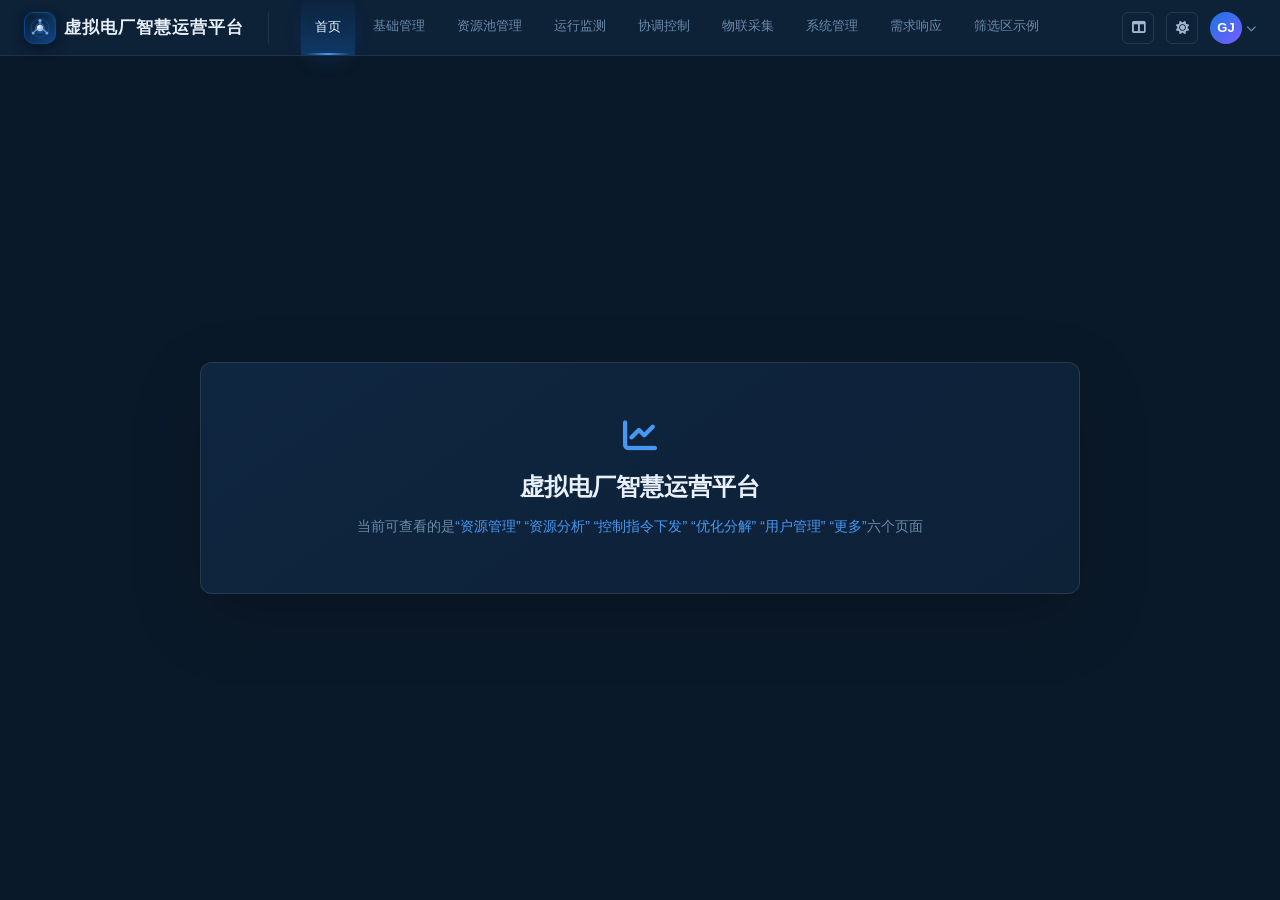
<file: home.html>
<!DOCTYPE html>
<html lang="zh-CN" data-theme="dark" data-nav-layout="top">
<head>
<meta charset="UTF-8">
<meta name="viewport" content="width=device-width,initial-scale=1.0">
<title>虚拟电厂智慧运营平台</title>
<link rel="stylesheet" href="https://cdnjs.cloudflare.com/ajax/libs/font-awesome/6.5.1/css/all.min.css">
<style>
:root{--page-bg:#071526;--card-bg:#0d2137;--border:rgba(127,179,239,.16);--text:#e8f0fc;--muted:#8fa7c2;--primary:#4897f3;font-family:"Microsoft YaHei","PingFang SC",sans-serif}*{box-sizing:border-box}body{margin:0;min-width:1180px;color:var(--text);background:radial-gradient(circle at 75% 12%,rgba(23,118,229,.13),transparent 32%),var(--page-bg)}.header{height:56px;display:flex;align-items:center;padding:0 24px;background:rgba(13,33,55,.98);border-bottom:1px solid var(--border)}.brand{display:flex;align-items:center;gap:8px;padding-right:24px;margin-right:28px;border-right:1px solid var(--border)}.logo{width:32px;height:32px;display:grid;place-items:center;border-radius:10px;background:linear-gradient(145deg,#061d35,#114480);border:1px solid rgba(23,118,229,.3);color:#b9d9ff}.brand span{font-size:17px;font-weight:700;letter-spacing:1px;white-space:nowrap}.nav{height:100%;display:flex;gap:4px}.item{position:relative;display:flex;align-items:center;padding:0 14px;font-size:13px;font-weight:500;color:var(--muted);cursor:pointer}.item:hover{color:var(--text);background:rgba(72,151,243,.06)}.item.active{font-weight:600;color:var(--text);background:linear-gradient(rgba(23,118,229,.03),rgba(23,118,229,.24))}.item.active:after{content:"";position:absolute;left:12%;right:12%;bottom:0;height:2px;background:var(--primary)}.submenu{display:none;position:absolute;left:0;top:52px;z-index:10;min-width:156px;padding:6px;background:#fff;border:1px solid #dce6f2;border-radius:6px;box-shadow:0 10px 30px rgba(0,0,0,.22)}.item:hover .submenu{display:block}.sub{height:34px;display:flex;align-items:center;padding:0 12px;border-radius:4px;color:#52667d;font-weight:500;white-space:nowrap}.sub:hover{color:#1776e5;background:#edf5ff}.content{height:calc(100vh - 56px);display:grid;place-items:center;padding:32px}.welcome{width:min(880px,75vw);padding:56px;text-align:center;border:1px solid var(--border);border-radius:12px;background:linear-gradient(145deg,rgba(15,38,64,.92),rgba(9,27,47,.92));box-shadow:0 24px 70px rgba(0,0,0,.18)}.welcome i{font-size:34px;color:var(--primary);margin-bottom:18px}.welcome h1{margin:0 0 12px;font-size:24px}.welcome p{margin:0;color:var(--muted);font-size:14px}
</style>
<link rel="stylesheet" href="shared-theme.css"><link rel="stylesheet" href="shared-navigation.css?v=20260827-3"><link rel="stylesheet" href="shared-primary-menu-active.css">
<style>
body{min-width:0;background:var(--page-bg);font-family:var(--font-sans);color:var(--text-primary);-webkit-font-smoothing:antialiased;-moz-osx-font-smoothing:grayscale}
.content{height:calc(100vh - var(--header-h));display:grid;place-items:center;padding:32px}
.welcome{width:min(880px,75vw);padding:56px;text-align:center;border:1px solid var(--border-default);border-radius:12px;background:linear-gradient(145deg,var(--card-bg-alt),var(--card-bg));box-shadow:0 24px 70px rgba(0,0,0,.18)}
.welcome i{font-size:34px;color:var(--primary-400);margin-bottom:18px}.welcome h1{margin:0 0 12px;color:var(--text-primary);font-size:24px;font-weight:700;line-height:32px}.welcome p{margin:0;color:var(--text-muted);font-size:14px;font-weight:400;line-height:22px}.welcome-link{color:var(--primary-400);text-decoration:none;cursor:pointer}.welcome-link:hover{color:var(--primary-300);text-decoration:underline;text-underline-offset:3px}.welcome-link:focus-visible{outline:2px solid var(--border-active);outline-offset:2px;border-radius:2px}
@media(max-width:767px){.content{padding:16px}.welcome{width:100%;padding:32px 24px}}
</style>
</head>
<body>
<header class="header"><div class="header-left"><div class="header-logo"><div class="header-logo-icon"><img src="vpp-logo.svg" width="32" height="32" alt=""></div><span class="header-logo-title">虚拟电厂智慧运营平台</span></div><nav class="header-nav"><div class="header-nav-item active">首页</div><div class="header-nav-item">基础管理</div><div class="header-nav-item header-nav-dropdown">资源池管理<div class="header-submenu"><div class="header-submenu-item" onclick="location.href='resource-list.html'">资源管理</div><div class="header-submenu-item">聚合管理</div><div class="header-submenu-item" onclick="location.href='resource-analysis.html'">资源分析</div></div></div><div class="header-nav-item header-nav-dropdown" tabindex="0" aria-expanded="false">运行监测<div class="header-submenu"><div class="header-submenu-item">历史数据查询</div><div class="header-submenu-item" onclick="location.href='control-command.html'">控制指令下发</div></div></div><div class="header-nav-item header-nav-dropdown">协调控制<div class="header-submenu"><div class="header-submenu-item">负荷预测</div><div class="header-submenu-item">方案管理</div><div class="header-submenu-item" onclick="location.href='optimization-decomposition.html'">优化分解</div><div class="header-submenu-item">分解下发审核</div><div class="header-submenu-item">响应方案管理监视</div></div></div><div class="header-nav-item">物联采集</div><div class="header-nav-item header-nav-dropdown">系统管理<div class="header-submenu"><div class="header-submenu-item" onclick="location.href='user-management.html'">用户管理</div><div class="header-submenu-item">角色管理</div><div class="header-submenu-item">权限管理</div></div></div><div class="header-nav-item">需求响应</div><div class="header-nav-item" onclick="location.href='filter-layout-examples.html'">筛选区示例</div></nav></div><div class="header-right"><button class="nav-layout-toggle" id="navLayoutToggle" onclick="toggleNavLayout()" aria-label="切换菜单布局"><i class="fa-solid fa-table-columns"></i></button><button class="theme-toggle" id="themeToggle" onclick="toggleTheme()" aria-label="切换主题"><i class="fa-solid fa-sun"></i></button><div class="header-avatar-wrapper" id="avatarBtn" onclick="toggleAvatar(event)"><div class="header-avatar">GJ</div><i class="fa-solid fa-chevron-down header-avatar-arrow"></i><div class="dropdown-panel--avatar" id="avatarPanel"><div class="dropdown-option"><i class="fa-solid fa-user" style="margin-right:4px;font-size:12px;opacity:.7"></i>个人中心</div><div class="dropdown-divider"></div><div class="dropdown-option" onclick="event.stopPropagation();logoutToLogin()"><i class="fa-solid fa-right-from-bracket" style="margin-right:4px;font-size:12px;opacity:.7"></i>退出登录</div></div></div></div></header>
<main class="content"><section class="welcome"><i class="fa-solid fa-chart-line"></i><h1>虚拟电厂智慧运营平台</h1><p>当前可查看的是<a class="welcome-link" href="resource-list.html">“资源管理”</a> <a class="welcome-link" href="resource-analysis.html">“资源分析”</a> <a class="welcome-link" href="control-command.html">“控制指令下发”</a> <a class="welcome-link" href="optimization-decomposition.html">“优化分解”</a> <a class="welcome-link" href="user-management.html">“用户管理”</a> <a class="welcome-link" href="filter-layout-examples.html">“更多”</a>六个页面</p></section></main>
<script>function logoutToLogin(){window.location.href='index.html'}function updateButtons(){const light=document.documentElement.dataset.theme==='light',side=document.documentElement.dataset.navLayout==='side';themeToggle.innerHTML='<i class="fa-solid fa-'+(light?'moon':'sun')+'"></i>';navLayoutToggle.innerHTML='<i class="fa-solid fa-'+(side?'window-maximize':'table-columns')+'"></i>'}function toggleTheme(){const root=document.documentElement;root.dataset.theme=root.dataset.theme==='light'?'dark':'light';localStorage.setItem('vpp-theme',root.dataset.theme);updateButtons()}function toggleNavLayout(){const root=document.documentElement;root.dataset.navLayout=root.dataset.navLayout==='side'?'top':'side';localStorage.setItem('vpp-nav-layout',root.dataset.navLayout);updateButtons()}function toggleAvatar(event){event.stopPropagation();avatarBtn.classList.toggle('open');avatarPanel.classList.toggle('show')}document.addEventListener('click',()=>{avatarBtn.classList.remove('open');avatarPanel.classList.remove('show')});document.documentElement.dataset.theme=localStorage.getItem('vpp-theme')||'dark';document.documentElement.dataset.navLayout=localStorage.getItem('vpp-nav-layout')||'top';updateButtons();</script></body>
<script>document.querySelectorAll('.header-submenu-item').forEach(function(item){if(item.textContent.trim()==='聚合管理'){item.setAttribute('role','link');item.setAttribute('tabindex','0');item.addEventListener('click',function(){window.location.href='aggregation-management.html'});item.addEventListener('keydown',function(event){if(event.key==='Enter'||event.key===' '){event.preventDefault();window.location.href='aggregation-management.html'}})}});</script>
<script src="shared-basic-management.js"></script>
</html>
</file>
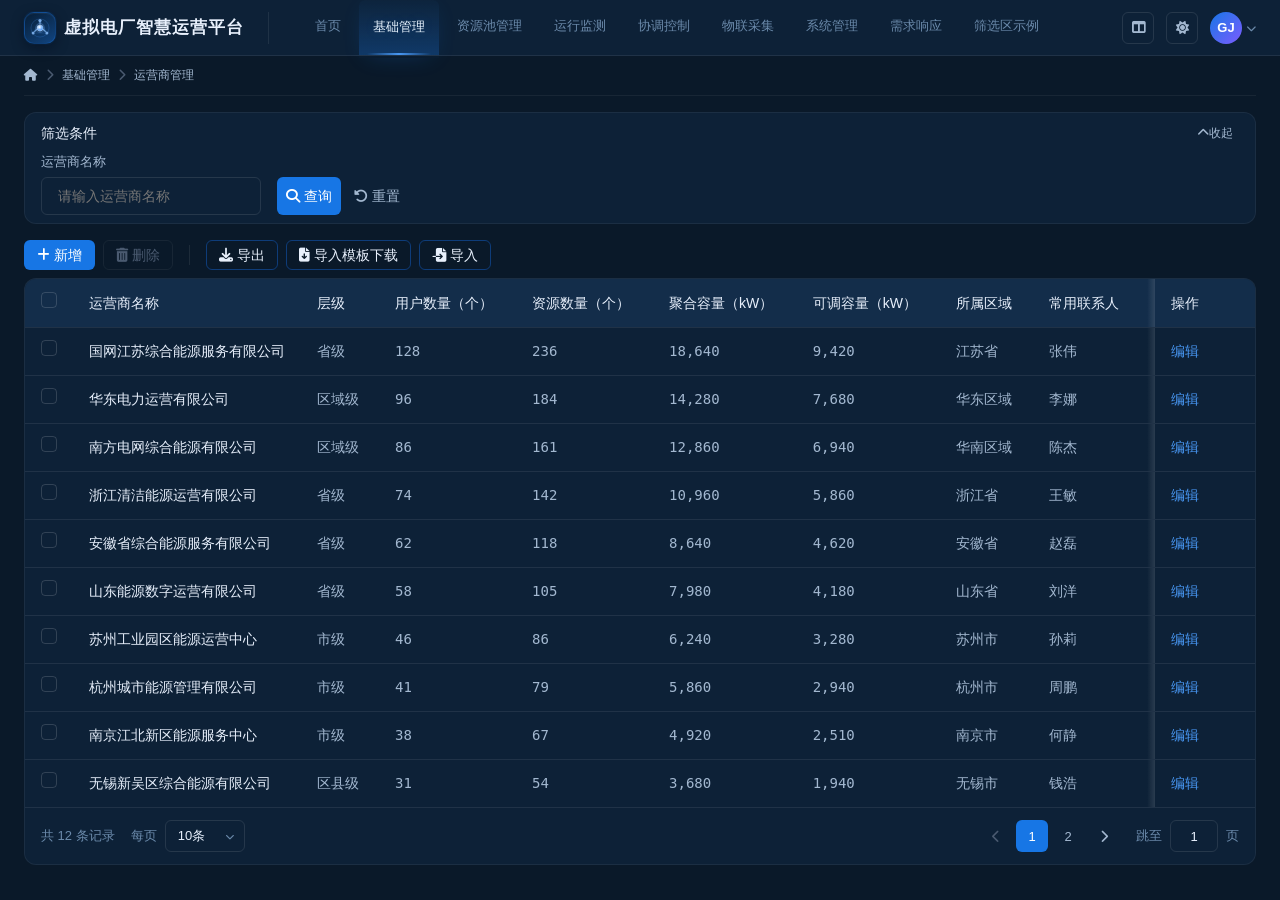
<file: operator-management.html>
<!DOCTYPE html>
<html lang="zh-CN" data-theme="dark" data-nav-layout="top">
<head>
<meta charset="UTF-8">
<meta name="viewport" content="width=device-width,initial-scale=1.0">
<title>运营商管理 - 虚拟电厂智慧运营平台</title>
<script>
try {
  document.documentElement.dataset.theme = localStorage.getItem('vpp-theme') || 'dark';
  document.documentElement.dataset.navLayout = localStorage.getItem('vpp-nav-layout') || 'top';
} catch (e) {}
</script>
<link rel="stylesheet" href="https://cdnjs.cloudflare.com/ajax/libs/font-awesome/6.5.1/css/all.min.css">
<link rel="stylesheet" href="shared-navigation.css?v=20260827-3">
<link rel="stylesheet" href="shared-list-components.css?v=20261013-1">
<link rel="stylesheet" href="shared-primary-menu-active.css">
<link rel="stylesheet" href="shared-theme.css">
<link rel="stylesheet" href="shared-page-shell.css">
<style>
:root{--content-px:24px;--content-py:24px;--breadcrumb-h:40px;--space-1:4px;--space-2:8px;--space-3:12px;--space-4:16px;--space-6:24px;--radius-sm:6px;--radius-md:8px;--radius-lg:12px;--radius-xl:16px;--font-mono:"SF Mono","Fira Code","JetBrains Mono",Consolas,monospace;--red-700:#C03838;--z-modal:1300;--z-modal-mask:1299;--z-toast:1400}
html,body{height:100%;min-width:320px;margin:0;overflow:hidden;font-family:var(--font-sans);font-size:14px;color:var(--text-primary);background:var(--page-bg);-webkit-font-smoothing:antialiased;-moz-osx-font-smoothing:grayscale}
*{box-sizing:border-box}
.operator-page{min-width:0}
.operator-page>.action-bar{display:flex;align-items:center;gap:var(--space-2);min-height:30px;margin-bottom:var(--space-2)}
.operator-page>.action-bar .action-divider{width:1px;height:20px;margin:0 var(--space-2);background:var(--border-divider)}
.operator-table-container{overflow:hidden}
.operator-table{width:100%;min-width:1480px;border-collapse:collapse;table-layout:auto}
.operator-table thead tr,.operator-table tbody tr{height:48px}
.operator-table th{height:48px;padding:0 16px;position:sticky;top:0;z-index:2;vertical-align:middle;background:var(--table-head-bg);color:var(--text-primary);font:500 14px/22px var(--font-sans);text-align:left;white-space:nowrap;border-bottom:1px solid var(--border-divider)}
.operator-table th.sortable{cursor:pointer;user-select:none}
.operator-table th.sortable:hover{color:var(--primary-400)}
.operator-table th.sortable .sort-icon{margin-left:4px;font-size:12px;color:var(--text-disabled);transition:color 150ms ease}
.operator-table th.sortable.asc .sort-icon,.operator-table th.sortable.desc .sort-icon{color:var(--primary-400)}
.operator-table td{height:48px;padding:0 16px;position:relative;vertical-align:middle;background:var(--card-bg);color:var(--text-secondary);font:400 14px/22px var(--font-sans);white-space:nowrap;overflow:hidden;text-overflow:ellipsis;border-bottom:1px solid var(--border-divider)}
.operator-table tbody tr:hover td{background:var(--hover-bg)}
.operator-table tbody tr.selected td,.operator-table tbody tr.selected:hover td{background:rgba(23,118,229,.10)}
.operator-table tbody tr:last-child td{border-bottom:0}
.operator-table th.col-fixed-checkbox,.operator-table td.col-fixed-checkbox{width:48px;min-width:48px;text-align:center}
.operator-table th.col-fixed-name,.operator-table td.col-fixed-name{width:180px;min-width:180px}
.operator-table th.col-fixed-right,.operator-table td.col-fixed-right{width:100px;min-width:100px}
.operator-table th.col-fixed-left,.operator-table td.col-fixed-left{position:sticky;left:0;z-index:1;background:var(--card-bg)}
.operator-table th.col-fixed-name,.operator-table td.col-fixed-name{position:sticky;left:48px;z-index:1;min-width:180px;background:var(--card-bg)}
.operator-table thead th.col-fixed-left,.operator-table thead th.col-fixed-name,.operator-table thead th.col-fixed-right{z-index:3;background:var(--table-head-bg)}
.operator-table th.col-fixed-right,.operator-table td.col-fixed-right{position:sticky;right:0;z-index:1;min-width:100px;background:var(--card-bg)}
.operator-table td.col-last-left-fixed,.operator-table td.col-first-right-fixed{overflow:visible}
.operator-table tbody tr:hover td.col-fixed-left,.operator-table tbody tr:hover td.col-fixed-name,.operator-table tbody tr:hover td.col-fixed-right{background:var(--hover-bg)}
.operator-table tbody tr.selected td.col-fixed-left,.operator-table tbody tr.selected td.col-fixed-name,.operator-table tbody tr.selected td.col-fixed-right{background:rgba(23,118,229,.10)}
.operator-table .num{font-family:var(--font-mono)}
.operator-table .date{color:var(--text-secondary)}
.operator-table .contact{max-width:130px;overflow:hidden;text-overflow:ellipsis}
.operator-table .operator-name{color:var(--text-primary);font-weight:400}
.checkbox{width:16px;height:16px;display:inline-flex;align-items:center;justify-content:center;border:1.5px solid var(--border-hover);border-radius:4px;background:transparent;cursor:pointer;transition:all 150ms ease}
.checkbox:hover{border-color:var(--primary-400)}
.checkbox.checked,.checkbox.indeterminate{border-color:var(--primary-500);background:var(--primary-500)}
.checkbox.checked::after{content:"";width:5px;height:9px;border:solid #FFF;border-width:0 2px 2px 0;transform:rotate(45deg);margin-bottom:2px}
.checkbox.indeterminate::after{content:"";width:8px;height:2px;border-radius:1px;background:#FFF}
.action-link{padding:0;border:0;background:transparent;color:var(--primary-400);font:400 14px/22px var(--font-sans);cursor:pointer}
.action-link:hover{color:var(--primary-300)}
.action-link:focus-visible,.checkbox:focus-visible{outline:2px solid var(--primary-400);outline-offset:2px}
.operator-modal-mask{display:none;position:fixed;inset:0;z-index:var(--z-modal-mask);align-items:center;justify-content:center;padding:24px;background:rgba(0,0,0,.60)}
.operator-modal-mask.open{display:flex}
.operator-modal{width:min(640px,100%);max-height:90vh;display:flex;flex-direction:column;background:var(--card-bg);border:1px solid rgba(22,104,220,.15);border-radius:var(--radius-xl);box-shadow:0 24px 64px rgba(0,0,0,.50);z-index:var(--z-modal);overflow:hidden}
.operator-modal.small{width:min(480px,100%)}
.operator-modal-header{min-height:58px;padding:16px 24px;display:flex;align-items:center;justify-content:space-between;border-bottom:1px solid var(--border-divider)}
.operator-modal-title{margin:0;color:var(--text-primary);font-size:18px;font-weight:600;line-height:26px}.modal-close{width:32px;height:32px;padding:0;border:0;border-radius:var(--radius-sm);background:transparent;color:var(--text-muted);cursor:pointer}.modal-close:hover{color:var(--text-primary);background:var(--hover-bg)}
.operator-modal-body{max-height:480px;padding:24px;overflow-y:auto;flex-shrink:0;color:var(--text-secondary);font:400 14px/22px var(--font-sans)}
.operator-form{max-height:480px;padding:24px;display:grid;grid-template-columns:repeat(2,minmax(0,1fr));gap:16px;overflow-y:auto;flex-shrink:0}.operator-field.full{grid-column:1/-1}.operator-field label{display:block;margin-bottom:6px;color:var(--text-secondary);font-size:14px;line-height:22px}.operator-field input{width:100%;height:38px;padding:0 16px;border:1px solid var(--border-default);border-radius:var(--radius-sm);background:transparent;color:var(--text-primary);font:400 14px/22px var(--font-sans);outline:0}.operator-field input::placeholder{color:var(--text-muted)}.operator-field input:focus{border-color:var(--border-active);box-shadow:0 0 0 3px rgba(23,118,229,.10)}
.operator-modal-footer{display:flex;align-items:center;justify-content:flex-end;gap:12px;padding:16px 24px;border-top:1px solid var(--border-divider);flex-shrink:0}
.operator-modal-footer .btn-danger{color:#FFF;background:var(--red-700);border-color:var(--red-700)}.operator-modal-footer .btn-danger:hover{background:#A83030;border-color:#A83030}.operator-modal-footer .btn-danger:active{background:#8F2929;border-color:#8F2929}
.delete-message{margin:0;color:var(--text-secondary);line-height:22px}.delete-message strong{color:var(--text-primary);font-weight:500}.delete-warning{margin:12px 0 0;color:var(--red-500);font-size:14px;line-height:22px}
.operator-empty{height:160px!important;text-align:center;color:var(--text-muted)}
.operator-toast{position:fixed;top:24px;left:50%;z-index:var(--z-toast);padding:12px 16px;border:1px solid var(--border-divider);border-radius:var(--radius-md);background:var(--card-bg);color:var(--text-primary);box-shadow:var(--overlay-shadow);opacity:0;pointer-events:none;transform:translate(-50%,-8px);transition:opacity 160ms ease,transform 160ms ease}.operator-toast.show{opacity:1;transform:translate(-50%,0)}
@media(max-width:767px){.operator-form{grid-template-columns:1fr;padding:16px}.operator-field.full{grid-column:auto}.operator-modal-mask{padding:16px}.operator-modal-header{padding:12px 16px}.operator-modal-body{padding:16px}.operator-modal-footer{padding:12px 16px}.operator-page .pagination{align-items:flex-start;flex-direction:column}.operator-page .pagination-right{width:100%;justify-content:space-between}}
</style>
</head>
<body data-active-basic-secondary="运营商管理">
<div id="sharedHeader" data-active-primary="基础管理"></div>
<script src="shared-header.js?v=20261022-1"></script><script src="shared-basic-management.js"></script><script src="shared-table-interactions.js"></script>
<main class="main operator-page">
  <div class="breadcrumb"><div class="breadcrumb-list"><span class="breadcrumb-item" onclick="location.href='index.html'"><i class="fa-solid fa-house"></i></span><span class="breadcrumb-separator"><i class="fa-solid fa-chevron-right"></i></span><span class="breadcrumb-item">基础管理</span><span class="breadcrumb-separator"><i class="fa-solid fa-chevron-right"></i></span><span class="breadcrumb-item current">运营商管理</span></div></div>
  <section class="filter-section operator-filter" id="filterCard">
    <div class="filter-header"><span class="filter-title">筛选条件</span><button class="filter-toggle" type="button" aria-expanded="true" onclick="toggleFilter()"><i class="fa-solid fa-chevron-up"></i><span>收起</span></button></div>
    <div class="filters" id="filterRow"><div class="field"><label for="operatorSearch">运营商名称</label><input class="control" id="operatorSearch" type="text" placeholder="请输入运营商名称"></div><div class="actions"><button class="btn btn-primary btn-md" type="button" onclick="applyFilters()"><i class="fa-solid fa-magnifying-glass"></i>查询</button><button class="btn btn-ghost btn-md" type="button" onclick="resetFilters()"><i class="fa-solid fa-rotate-left"></i>重置</button></div></div>
  </section>
  <div class="action-bar"><button class="btn btn-primary btn-sm" type="button" onclick="openOperatorModal()"><i class="fa-solid fa-plus"></i>新增</button><button class="btn btn-danger-outline btn-sm" type="button" id="deleteButton" onclick="deleteSelected()" disabled><i class="fa-solid fa-trash-can"></i>删除</button><span class="action-divider" aria-hidden="true"></span><button class="btn btn-secondary btn-sm" type="button" onclick="exportOperators()"><i class="fa-solid fa-download"></i>导出</button><button class="btn btn-secondary btn-sm" type="button" onclick="downloadTemplate()"><i class="fa-solid fa-file-arrow-down"></i>导入模板下载</button><button class="btn btn-secondary btn-sm" type="button" onclick="document.getElementById('importInput').click()"><i class="fa-solid fa-file-import"></i>导入</button><input id="importInput" type="file" accept=".csv,.xlsx,.xls" hidden></div>
  <div class="table-container operator-table-container"><div class="table-wrap" id="tableWrap"><table class="operator-table"><thead><tr><th class="col-fixed-left col-fixed-checkbox"><div class="checkbox" id="headerCheckbox" role="checkbox" tabindex="0" aria-label="全选" onclick="toggleSelectAll()" onkeydown="checkboxKeydown(event,toggleSelectAll)"></div></th><th class="col-fixed-left col-fixed-name col-last-left-fixed">运营商名称</th><th>层级</th><th class="num-header">用户数量（个）</th><th class="num-header">资源数量（个）</th><th class="num-header">聚合容量（kW）</th><th class="num-header">可调容量（kW）</th><th>所属区域</th><th>常用联系人</th><th>联系方式</th><th class="sortable" data-sort="updated" onclick="toggleSort('updated', this)">更新时间<i class="fa-solid fa-sort sort-icon"></i></th><th class="col-fixed-right col-first-right-fixed">操作</th></tr></thead><tbody id="operatorRows"></tbody></table></div><div class="pagination"><div class="pagination-left"><span class="pagination-total" id="totalRecords">共 0 条记录</span><div class="page-size-select"><span>每页</span><div class="page-size-trigger" tabindex="0" onclick="togglePageSize(event)"><span id="pageSizeValue">10条</span><i class="fa-solid fa-chevron-down"></i></div><div class="page-size-panel" id="pageSizePanel"><div class="page-size-option active" onclick="changePageSize(10)">10条</div><div class="page-size-option" onclick="changePageSize(20)">20条</div></div></div></div><div class="pagination-right"><div class="page-numbers" id="pageNumbers"></div><div class="page-jump"><span>跳至</span><input id="jumpInput" value="1" aria-label="跳转页码" onkeydown="handleJump(event)"><span>页</span></div></div></div></div>
</main>
<div class="operator-modal-mask" id="operatorModalMask" role="presentation"><section class="operator-modal" role="dialog" aria-modal="true" aria-labelledby="operatorModalTitle"><div class="operator-modal-header"><h2 class="operator-modal-title" id="operatorModalTitle">新增运营商</h2><button class="modal-close" type="button" aria-label="关闭" onclick="closeOperatorModal()"><i class="fa-solid fa-xmark"></i></button></div><form class="operator-form" id="operatorForm"><div class="operator-field full"><label for="formName">运营商名称</label><input id="formName" required placeholder="请输入运营商名称"></div><div class="operator-field"><label for="formLevel">层级</label><input id="formLevel" placeholder="如：省级"></div><div class="operator-field"><label for="formRegion">所属区域</label><input id="formRegion" placeholder="请输入所属区域"></div><div class="operator-field"><label for="formContact">常用联系人</label><input id="formContact" placeholder="请输入联系人"></div><div class="operator-field"><label for="formPhone">联系方式</label><input id="formPhone" placeholder="请输入联系方式"></div></form><div class="operator-modal-footer"><button class="btn btn-ghost btn-md" type="button" onclick="closeOperatorModal()">取消</button><button class="btn btn-primary btn-md" type="button" onclick="saveOperator()">保存</button></div></section></div>
<div class="operator-modal-mask" id="deleteModalMask" role="presentation"><section class="operator-modal small" role="dialog" aria-modal="true" aria-labelledby="deleteModalTitle"><div class="operator-modal-header"><h2 class="operator-modal-title" id="deleteModalTitle">删除运营商</h2><button class="modal-close" type="button" aria-label="关闭" onclick="closeDeleteModal()"><i class="fa-solid fa-xmark"></i></button></div><div class="operator-modal-body"><p class="delete-message" id="deleteMessage"></p><p class="delete-warning"><i class="fa-solid fa-triangle-exclamation"></i> 删除后将无法恢复，请确认操作。</p></div><div class="operator-modal-footer"><button class="btn btn-ghost btn-md" type="button" onclick="closeDeleteModal()">取消</button><button class="btn btn-danger btn-md" type="button" onclick="confirmDelete()">确认删除</button></div></section></div>
<div class="operator-toast" id="toast" role="status" aria-live="polite"></div>
<script>
const operators = [
  {id:1,name:'国网江苏综合能源服务有限公司',level:'省级',users:128,resources:236,capacity:18640,adjustable:9420,region:'江苏省',contact:'张伟',phone:'138****2186',updated:'2026-09-22 14:32'},
  {id:2,name:'华东电力运营有限公司',level:'区域级',users:96,resources:184,capacity:14280,adjustable:7680,region:'华东区域',contact:'李娜',phone:'139****5621',updated:'2026-09-21 10:16'},
  {id:3,name:'南方电网综合能源有限公司',level:'区域级',users:86,resources:161,capacity:12860,adjustable:6940,region:'华南区域',contact:'陈杰',phone:'136****9074',updated:'2026-09-20 16:48'},
  {id:4,name:'浙江清洁能源运营有限公司',level:'省级',users:74,resources:142,capacity:10960,adjustable:5860,region:'浙江省',contact:'王敏',phone:'137****4432',updated:'2026-09-19 09:25'},
  {id:5,name:'安徽省综合能源服务有限公司',level:'省级',users:62,resources:118,capacity:8640,adjustable:4620,region:'安徽省',contact:'赵磊',phone:'135****7815',updated:'2026-09-18 14:05'},
  {id:6,name:'山东能源数字运营有限公司',level:'省级',users:58,resources:105,capacity:7980,adjustable:4180,region:'山东省',contact:'刘洋',phone:'151****3098',updated:'2026-09-17 11:37'},
  {id:7,name:'苏州工业园区能源运营中心',level:'市级',users:46,resources:86,capacity:6240,adjustable:3280,region:'苏州市',contact:'孙莉',phone:'152****6740',updated:'2026-09-16 17:20'},
  {id:8,name:'杭州城市能源管理有限公司',level:'市级',users:41,resources:79,capacity:5860,adjustable:2940,region:'杭州市',contact:'周鹏',phone:'158****1269',updated:'2026-09-15 08:55'},
  {id:9,name:'南京江北新区能源服务中心',level:'市级',users:38,resources:67,capacity:4920,adjustable:2510,region:'南京市',contact:'何静',phone:'159****8351',updated:'2026-09-14 15:12'},
  {id:10,name:'无锡新吴区综合能源有限公司',level:'区县级',users:31,resources:54,capacity:3680,adjustable:1940,region:'无锡市',contact:'钱浩',phone:'180****4427',updated:'2026-09-13 13:41'},
  {id:11,name:'宁波北仑能源运营有限公司',level:'区县级',users:28,resources:49,capacity:3260,adjustable:1680,region:'宁波市',contact:'郑晨',phone:'181****7602',updated:'2026-09-12 10:28'},
  {id:12,name:'嘉兴秀洲智慧能源服务中心',level:'区县级',users:24,resources:42,capacity:2840,adjustable:1460,region:'嘉兴市',contact:'林倩',phone:'189****5316',updated:'2026-09-11 16:03'}
];
let filteredOperators = operators.slice(), selectedIds = new Set(), currentPage = 1, pageSize = 10, editingId = null, toastTimer, lastModalTrigger = null, sortState = { key: null, dir: null };
const $ = id => document.getElementById(id);
function escapeHtml(value){return String(value).replace(/[&<>"']/g, char => ({'&':'&amp;','<':'&lt;','>':'&gt;','"':'&quot;',"'":'&#39;'}[char]))}
function showToast(message){$('toast').textContent=message;$('toast').classList.add('show');clearTimeout(toastTimer);toastTimer=setTimeout(()=>$('toast').classList.remove('show'),2200)}
function toggleFilter(){const collapsed=$('filterCard').classList.toggle('is-collapsed');const button=$('filterCard').querySelector('.filter-toggle');button.setAttribute('aria-expanded',String(!collapsed));button.querySelector('span').textContent=collapsed?'展开':'收起';button.querySelector('i').className='fa-solid fa-chevron-'+(collapsed?'down':'up')}
function applyFilters(){const keyword=$('operatorSearch').value.trim();filteredOperators=operators.filter(row=>!keyword||row.name.includes(keyword));sortOperators();currentPage=1;renderTable()}
function resetFilters(){$('operatorSearch').value='';applyFilters()}
function sortOperators(){if(!sortState.key)return;const direction=sortState.dir==='asc'?1:-1;filteredOperators.sort((a,b)=>String(a[sortState.key]).localeCompare(String(b[sortState.key]))*direction)}
function toggleSort(key,thEl){if(sortState.key===key){if(sortState.dir==='asc')sortState.dir='desc';else if(sortState.dir==='desc'){sortState.key=null;sortState.dir=null}}else{sortState.key=key;sortState.dir='asc'}document.querySelectorAll('th.sortable').forEach(th=>{th.classList.remove('asc','desc');th.removeAttribute('aria-sort');const icon=th.querySelector('.sort-icon');if(th===thEl&&sortState.dir){th.classList.add(sortState.dir);th.setAttribute('aria-sort',sortState.dir==='asc'?'ascending':'descending');icon.className=`fa-solid fa-sort-${sortState.dir==='asc'?'up':'down'} sort-icon`}else if(icon)icon.className='fa-solid fa-sort sort-icon'});if(!sortState.key){applyFilters();return}sortOperators();currentPage=1;renderTable()}
function toggleSelectAll(){const pageRows=pageData();const all=pageRows.length&&pageRows.every(row=>selectedIds.has(row.id));pageRows.forEach(row=>all?selectedIds.delete(row.id):selectedIds.add(row.id));renderTable()}
function toggleRow(id){selectedIds.has(id)?selectedIds.delete(id):selectedIds.add(id);renderTable()}
function pageData(){const start=(currentPage-1)*pageSize;return filteredOperators.slice(start,start+pageSize)}
function renderTable(){const total=Math.max(1,Math.ceil(filteredOperators.length/pageSize));if(currentPage>total)currentPage=total;const rows=pageData();$('operatorRows').innerHTML=rows.length?rows.map(row=>`<tr class="${selectedIds.has(row.id)?'selected':''}"><td class="col-fixed-left col-fixed-checkbox"><div class="checkbox ${selectedIds.has(row.id)?'checked':''}" role="checkbox" tabindex="0" aria-checked="${selectedIds.has(row.id)}" aria-label="选择 ${escapeHtml(row.name)}" onclick="toggleRow(${row.id})" onkeydown="checkboxKeydown(event,()=>toggleRow(${row.id}))"></div></td><td class="col-fixed-left col-fixed-name col-last-left-fixed" title="${escapeHtml(row.name)}"><span class="operator-name">${escapeHtml(row.name)}</span></td><td>${escapeHtml(row.level)}</td><td class="num">${row.users}</td><td class="num">${row.resources}</td><td class="num">${row.capacity.toLocaleString('zh-CN')}</td><td class="num">${row.adjustable.toLocaleString('zh-CN')}</td><td>${escapeHtml(row.region)}</td><td class="contact" title="${escapeHtml(row.contact)}">${escapeHtml(row.contact)}</td><td>${escapeHtml(row.phone)}</td><td class="date">${escapeHtml(row.updated)}</td><td class="col-fixed-right col-first-right-fixed"><button class="action-link" type="button" onclick="openOperatorModal(${row.id})">编辑</button></td></tr>`).join(''):`<tr><td class="operator-empty" colspan="12">暂无匹配的运营商数据</td></tr>`;$('totalRecords').textContent=`共 ${filteredOperators.length} 条记录`;$('jumpInput').value=currentPage;updateSelectionState();renderPages()}
function updateSelectionState(){const rows=pageData();const all=rows.length&&rows.every(row=>selectedIds.has(row.id));const some=rows.some(row=>selectedIds.has(row.id));$('headerCheckbox').classList.toggle('checked',all);$('headerCheckbox').classList.toggle('indeterminate',!all&&some);$('headerCheckbox').setAttribute('aria-checked',all?'true':some?'mixed':'false');$('deleteButton').disabled=selectedIds.size===0}
function renderPages(){const total=Math.max(1,Math.ceil(filteredOperators.length/pageSize));if(currentPage>total)currentPage=total;const items=[`<button class="page-btn ${currentPage===1?'disabled':''}" type="button" ${currentPage===1?'disabled':''} onclick="goToPage(${currentPage-1})" aria-label="上一页"><i class="fa-solid fa-chevron-left"></i></button>`];for(let page=1;page<=total;page++){if(total>7&&page>3&&page<total-1&&Math.abs(page-currentPage)>1){if(items[items.length-1]!=='<span class="page-ellipsis">...</span>')items.push('<span class="page-ellipsis">...</span>');continue}items.push(`<button class="page-btn ${page===currentPage?'active':''}" type="button" onclick="goToPage(${page})" aria-current="${page===currentPage?'page':'false'}">${page}</button>`)}items.push(`<button class="page-btn ${currentPage===total?'disabled':''}" type="button" ${currentPage===total?'disabled':''} onclick="goToPage(${currentPage+1})" aria-label="下一页"><i class="fa-solid fa-chevron-right"></i></button>`);$('pageNumbers').innerHTML=items.join('')}
function goToPage(page){const total=Math.max(1,Math.ceil(filteredOperators.length/pageSize));currentPage=Math.max(1,Math.min(total,page));renderTable()}
function togglePageSize(event){event.stopPropagation();document.querySelector('.page-size-select').classList.toggle('open')}
function changePageSize(size){pageSize=size;currentPage=1;$('pageSizeValue').textContent=size+'条';document.querySelectorAll('.page-size-option').forEach(item=>item.classList.toggle('active',item.textContent===size+'条'));document.querySelector('.page-size-select').classList.remove('open');renderTable()}
function handleJump(event){if(event.key==='Enter'){const target=Number.parseInt(event.target.value,10);if(Number.isInteger(target))goToPage(target);else event.target.value=currentPage}}
function openOperatorModal(id){lastModalTrigger=document.activeElement;editingId=id||null;const row=operators.find(item=>item.id===id);$('operatorModalTitle').textContent=row?'编辑运营商':'新增运营商';$('formName').value=row?.name||'';$('formLevel').value=row?.level||'';$('formRegion').value=row?.region||'';$('formContact').value=row?.contact||'';$('formPhone').value=row?.phone||'';$('operatorModalMask').classList.add('open');$('formName').focus()}
function closeOperatorModal(){ $('operatorModalMask').classList.remove('open'); if(lastModalTrigger?.isConnected){lastModalTrigger.focus();lastModalTrigger=null} }
function saveOperator(){const name=$('formName').value.trim();if(!name){showToast('请输入运营商名称');$('formName').focus();return}const payload={name,level:$('formLevel').value.trim()||'省级',region:$('formRegion').value.trim()||'-',contact:$('formContact').value.trim()||'-',phone:$('formPhone').value.trim()||'-',users:0,resources:0,capacity:0,adjustable:0,updated:new Date().toLocaleString('zh-CN',{hour12:false}).replaceAll('/','-')};if(editingId)Object.assign(operators.find(item=>item.id===editingId),payload);else operators.unshift({id:Date.now(),...payload});closeOperatorModal();applyFilters();showToast(editingId?'运营商信息已更新':'运营商已新增')}
function deleteSelected(){if(!selectedIds.size)return;lastModalTrigger=document.activeElement;$('deleteMessage').innerHTML=`将删除已选择的 <strong>${selectedIds.size}</strong> 个运营商。`;$('deleteModalMask').classList.add('open');$('deleteModalMask').querySelector('.modal-close').focus()}
function closeDeleteModal(){ $('deleteModalMask').classList.remove('open'); if(lastModalTrigger?.isConnected){lastModalTrigger.focus();lastModalTrigger=null} }
function confirmDelete(){for(let index=operators.length-1;index>=0;index--)if(selectedIds.has(operators[index].id))operators.splice(index,1);selectedIds.clear();closeDeleteModal();applyFilters();showToast('已删除选中的运营商')}
function exportOperators(){const header=['运营商名称','层级','用户数量（个）','资源数量（个）','聚合容量（kW）','可调容量（kW）','所属区域','常用联系人','联系方式','更新时间'];const csv=[header,...filteredOperators.map(row=>[row.name,row.level,row.users,row.resources,row.capacity,row.adjustable,row.region,row.contact,row.phone,row.updated])].map(row=>row.map(value=>`"${String(value).replaceAll('"','""')}"`).join(',')).join('\n');const link=document.createElement('a');link.href=URL.createObjectURL(new Blob(['\ufeff'+csv],{type:'text/csv;charset=utf-8'}));link.download='运营商管理.csv';link.click();URL.revokeObjectURL(link.href);showToast('运营商数据已导出')}
function downloadTemplate(){const link=document.createElement('a');link.href=URL.createObjectURL(new Blob(['运营商名称,层级,所属区域,常用联系人,联系方式\n'],{type:'text/csv;charset=utf-8'}));link.download='运营商导入模板.csv';link.click();URL.revokeObjectURL(link.href);showToast('导入模板已下载')}
$('importInput').addEventListener('change',event=>{if(event.target.files[0])showToast(`已选择导入文件：${event.target.files[0].name}`);event.target.value=''})
document.addEventListener('click',event=>{if(!event.target.closest('.page-size-select'))document.querySelector('.page-size-select').classList.remove('open')});
function checkboxKeydown(event,action){if(event.key==='Enter'||event.key===' '){event.preventDefault();action()}}
document.addEventListener('keydown',event=>{if(event.key==='Escape'){closeOperatorModal();closeDeleteModal()}});
renderTable();
</script>
</body>
</html>
</file>
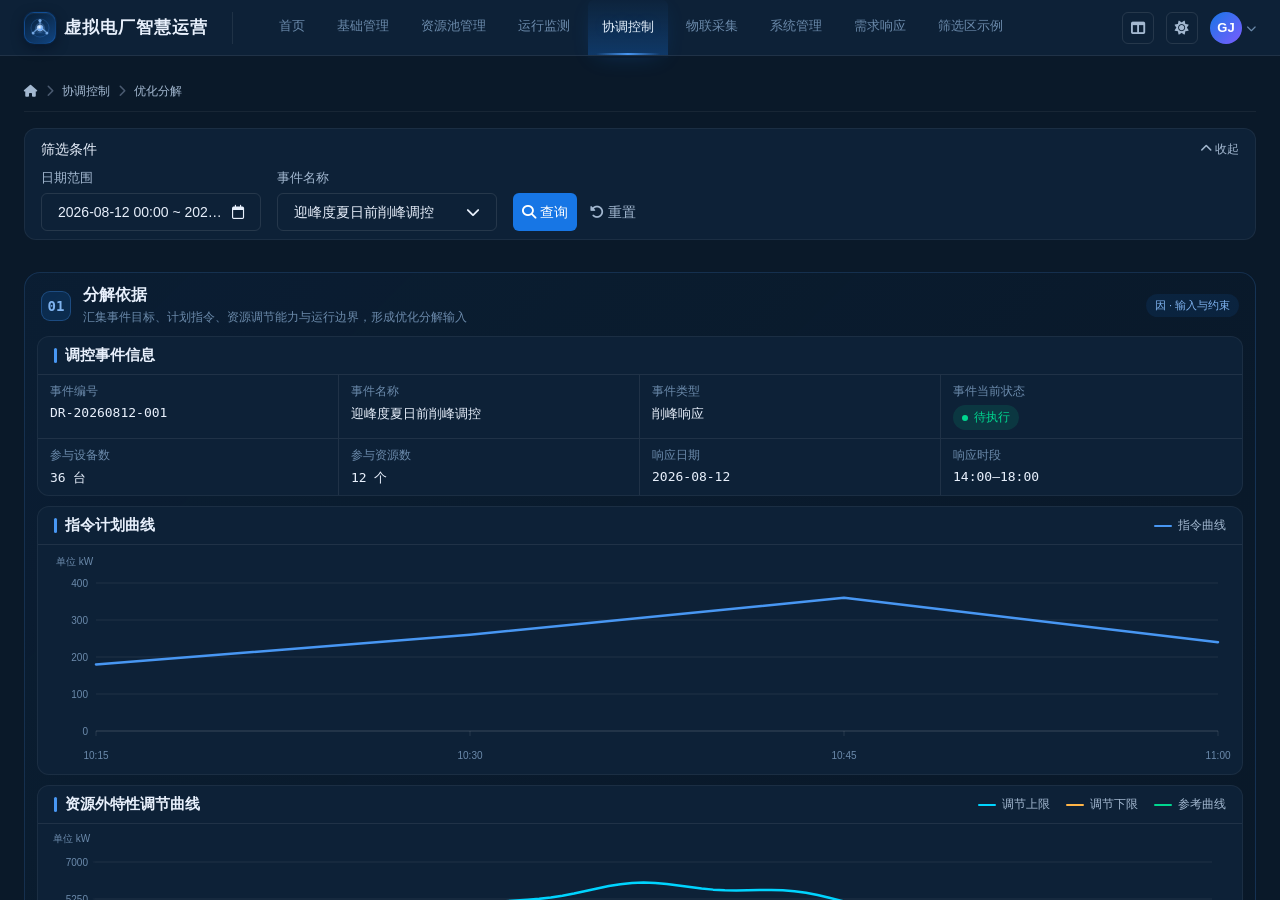
<file: optimization-decomposition.html>
<!DOCTYPE html>
<html lang="zh-CN" data-theme="dark" data-nav-layout="top">
<head>
<meta charset="UTF-8">
<meta name="viewport" content="width=device-width, initial-scale=1.0">
<title>优化分解 - 虚拟电厂智慧运营平台</title>
<script>
try {
  document.documentElement.dataset.theme = localStorage.getItem('vpp-theme') || 'dark';
  document.documentElement.dataset.navLayout = localStorage.getItem('vpp-nav-layout') || 'top';
} catch (e) {}
</script>
<link rel="stylesheet" href="https://cdnjs.cloudflare.com/ajax/libs/font-awesome/6.5.1/css/all.min.css">
<style>
:root {
  --page-bg:#0A1929; --card-bg:#0D2137; --card-alt:#0F2640; --header-bg:#132D4A;
  --text-primary:#E8F0FC; --text-secondary:#A3B8D0; --text-muted:#6B8AAB; --text-disabled:#4A5A70;
  --primary-300:#7FB3EF; --primary-400:#4897F3; --primary-500:#1776E5; --primary-600:#095AB8;
  --green:#00D68F; --orange:#FFB547; --red:#FF5757; --cyan:#00D4FF; --violet:#7C5CFF;
  --border-subtle:rgba(255,255,255,.06); --border-divider:rgba(255,255,255,.08);
  --border-default:rgba(255,255,255,.10); --border-hover:rgba(255,255,255,.15); --border-active:rgba(22,104,220,.30);
  --font:-apple-system,BlinkMacSystemFont,"Segoe UI",Roboto,"PingFang SC","Noto Sans SC",sans-serif;
  --mono:"SF Mono","Fira Code","JetBrains Mono",Consolas,monospace;
  --radius-sm:6px; --radius-md:8px; --radius-lg:12px; --radius-xl:16px; --radius-full:9999px;
  --header-h:56px; --breadcrumb-h:40px; --nav-sidebar-w:220px; --content-p:24px;
  --shadow:0 12px 32px rgba(0,0,0,.24); --chart-grid:rgba(255,255,255,.07);
}
:root[data-theme="light"] {
  --page-bg:#F3F7FC; --card-bg:#FFFFFF; --card-alt:#FFFFFF; --header-bg:#E5EDF7;
  --text-primary:#172B43; --text-secondary:#4F647A; --text-muted:#75879A; --text-disabled:#A8B4C0;
  --border-subtle:rgba(23,43,67,.08); --border-divider:rgba(23,43,67,.12);
  --border-default:rgba(23,43,67,.16); --border-hover:rgba(23,43,67,.24); --border-active:rgba(22,104,220,.38);
  --shadow:0 12px 30px rgba(23,43,67,.10); --chart-grid:rgba(23,43,67,.09);
}
*{box-sizing:border-box;margin:0;padding:0}
html,body{height:100%;font-family:var(--font);font-size:14px;color:var(--text-primary);background:var(--page-bg);-webkit-font-smoothing:antialiased;-moz-osx-font-smoothing:grayscale}
body{overflow:hidden}.header,.breadcrumb,.content,.card,.dropdown{transition:background-color .2s,color .2s,border-color .2s,left .2s,top .2s}
button,input{font:inherit}.header{position:fixed;inset:0 0 auto 0;height:var(--header-h);padding:0 24px;display:flex;align-items:stretch;background:var(--card-bg);border-bottom:1px solid var(--border-divider);z-index:200}
.header-left{display:flex;align-items:center;gap:24px;min-width:0}.logo{display:flex;align-items:center;gap:8px;padding-right:24px;margin-right:8px;border-right:1px solid var(--border-subtle);white-space:nowrap}.logo-mark{width:32px;height:32px;border-radius:10px;display:flex;align-items:center;justify-content:center;flex-shrink:0;position:relative;background:linear-gradient(145deg,#061D35 0%,#0B2B4F 35%,#114480 100%);border:1px solid rgba(23,118,229,.3);box-shadow:0 4px 12px rgba(3,12,27,.5),0 0 0 1px rgba(23,118,229,.08),inset 0 1px 0 rgba(255,255,255,.05)}.logo-mark svg{width:20px;height:20px}.logo-title{font-family:'Alimama ShuHeiTi',var(--font);font-size:17px;font-weight:700;color:var(--text-primary);letter-spacing:1px}.nav{height:100%;display:flex;align-items:stretch;gap:4px}.nav-item{position:relative;display:flex;align-items:center;padding:6px 14px;color:var(--text-muted);font-size:13px;font-weight:500;white-space:nowrap;border-radius:6px 6px 0 0;cursor:pointer}.nav-item.active{color:#E8F4FF;font-weight:600;background:linear-gradient(180deg,rgba(23,118,229,.03),rgba(23,118,229,.28));box-shadow:0 4px 24px -10px rgba(23,118,229,.32)}.nav-item.active:after{content:"";position:absolute;left:10%;right:10%;bottom:0;height:2px;background:linear-gradient(90deg,transparent,var(--primary-400),transparent)}:root[data-theme="light"] .nav-item.active{color:var(--text-primary);background:linear-gradient(180deg,rgba(23,118,229,.01),rgba(23,118,229,.12));box-shadow:0 4px 20px -12px rgba(23,118,229,.16)}
.nav-submenu{position:absolute;top:100%;left:0;min-width:180px;padding:6px 0;background:var(--card-alt);border:1px solid var(--border-default);border-radius:0 0 var(--radius-md) var(--radius-md);box-shadow:var(--shadow);opacity:0;visibility:hidden;transform:translateY(-4px);transition:.18s;z-index:260}.nav-dropdown:hover .nav-submenu,.nav-dropdown:focus-within .nav-submenu,.nav-dropdown.open .nav-submenu{opacity:1;visibility:visible;transform:translateY(0)}.nav-subitem{position:relative;display:flex;align-items:center;min-height:38px;margin:2px 6px;padding:0 16px 0 28px;border-radius:6px;color:var(--text-secondary);font-size:13px;cursor:pointer;transition:color .16s,background .16s}.nav-subitem:before{content:"";position:absolute;left:10px;top:50%;width:3px;height:12px;border-radius:3px;background:var(--primary-400);opacity:0;transform:translateY(-50%) scaleY(.5);transition:opacity .16s,transform .16s}.nav-subitem:hover{color:#D7E9FF;background:linear-gradient(90deg,rgba(23,118,229,.13),rgba(23,118,229,.05))}.nav-subitem:hover:before{opacity:0;transform:translateY(-50%) scaleY(.5)}.nav-subitem.active{color:#FFF;background:linear-gradient(90deg,rgba(23,118,229,.28),rgba(23,118,229,.12));font-weight:600;box-shadow:inset 0 0 0 1px rgba(91,160,245,.10)}.nav-subitem.active:before{opacity:1;transform:translateY(-50%) scaleY(1)}:root[data-theme="light"] .nav-subitem:hover{color:#165EA8;background:linear-gradient(90deg,rgba(23,118,229,.09),rgba(23,118,229,.035))}:root[data-theme="light"] .nav-subitem.active{color:#174F8F;background:linear-gradient(90deg,rgba(23,118,229,.15),rgba(23,118,229,.07));box-shadow:inset 0 0 0 1px rgba(23,118,229,.06)}
.nav-item{font-family:var(--font);font-size:13px;font-weight:500;line-height:1.4;letter-spacing:0;color:var(--text-muted);transition:all 200ms ease;border-bottom:3px solid transparent;margin-bottom:-1px;user-select:none}.nav-item:hover{color:var(--text-primary);background:rgba(72,151,243,.06);box-shadow:inset 0 -1px 0 rgba(23,118,229,.15)}.nav-item.active{margin-bottom:-3px;font-weight:600;text-shadow:0 0 14px rgba(72,151,243,.14)}.nav-subitem{font-family:var(--font);font-size:13px;font-weight:500;line-height:1.4;letter-spacing:0;white-space:nowrap}.nav-subitem.active{font-weight:600}:root[data-theme="light"] .nav-item.active{text-shadow:none}
.header-right{margin-left:auto;display:flex;align-items:center;gap:12px}.icon-btn{width:32px;height:32px;border:1px solid var(--border-default);border-radius:var(--radius-sm);background:transparent;color:var(--text-secondary);cursor:pointer}.icon-btn:hover{color:var(--primary-400);background:rgba(23,118,229,.08)}.avatar{width:32px;height:32px;border-radius:50%;display:grid;place-items:center;background:linear-gradient(135deg,var(--primary-500),var(--violet));font-size:13px;font-weight:600;color:#fff}.header-avatar-wrapper{position:relative;display:flex;align-items:center;gap:6px;cursor:pointer}.header-avatar-arrow{font-size:10px;color:var(--text-muted);transition:transform .18s ease}.header-avatar-wrapper.open .header-avatar-arrow{transform:rotate(180deg)}.dropdown-panel--avatar{display:none;position:absolute;top:calc(100% + 8px);right:0;min-width:132px;padding:6px;background:var(--card-alt);border:1px solid var(--border-default);border-radius:var(--radius-md);box-shadow:var(--shadow);z-index:300}.header-avatar-wrapper.open .dropdown-panel--avatar{display:block}.dropdown-panel--avatar .dropdown-option{display:flex;align-items:center;min-height:34px;padding:0 10px;border-radius:6px;color:var(--text-secondary);font-size:13px;white-space:nowrap;cursor:pointer}.dropdown-panel--avatar .dropdown-option:hover{color:var(--text-primary);background:rgba(23,118,229,.10)}.dropdown-divider{height:1px;margin:5px 4px;background:var(--border-divider)}
.breadcrumb{position:static;flex:0 0 auto;height:var(--breadcrumb-h);min-height:var(--breadcrumb-h);padding:0;display:flex;align-items:center;background:transparent;border-bottom:1px solid var(--border-subtle);margin:-16px 0 16px}.breadcrumb-list{display:flex;align-items:center;gap:8px;font-size:12px}.breadcrumb-item{color:var(--text-secondary);cursor:pointer;transition:color 150ms ease}.breadcrumb-item:hover{color:var(--primary-400)}.breadcrumb-item.current,.breadcrumb-item.current:hover{color:var(--text-secondary);cursor:default}.breadcrumb-separator{color:var(--text-disabled);font-size:12px}
.content{position:fixed;top:var(--header-h);left:0;right:0;bottom:0;overflow:auto;padding:16px var(--content-p) 24px}.page-shell{width:100%;display:flex;flex-direction:column;gap:16px}
:root[data-nav-layout="side"] .nav{position:fixed;top:var(--header-h);bottom:0;left:0;width:var(--nav-sidebar-w);height:auto;padding:16px 12px;flex-direction:column;align-items:stretch;background:var(--card-bg);border-right:1px solid var(--border-divider);z-index:100}:root[data-nav-layout="side"] .nav-item{min-height:40px;padding:0 12px;border-radius:var(--radius-sm)}:root[data-nav-layout="side"] .nav-item.active:after{left:0;right:auto;top:18%;bottom:18%;width:2px;height:auto;background:var(--primary-400)}:root[data-nav-layout="side"] .nav-submenu{top:0;left:calc(100% + 4px);border-radius:var(--radius-md);transform:translateX(-4px)}:root[data-nav-layout="side"] .nav-dropdown:hover .nav-submenu,:root[data-nav-layout="side"] .nav-dropdown:focus-within .nav-submenu,:root[data-nav-layout="side"] .nav-dropdown.open .nav-submenu{transform:translateX(0)}:root[data-nav-layout="side"] .content{left:var(--nav-sidebar-w);top:var(--header-h)}:root[data-nav-layout="side"] .logo{border-right:0}
.card{background:var(--card-bg);border:1px solid var(--border-subtle);border-radius:var(--radius-lg)}.card-head{min-height:44px;padding:0 16px;display:flex;align-items:center;justify-content:space-between;border-bottom:1px solid var(--border-divider)}.card-title{display:flex;align-items:center;gap:8px;font-size:15px;font-weight:600}.card-title:before{content:"";width:3px;height:15px;border-radius:2px;background:var(--primary-400)}.card-extra{font-size:12px;color:var(--text-muted)}.card-body{padding:16px}
.filter-card{padding:8px 16px}.filter-top{display:flex;align-items:center;justify-content:space-between;margin-bottom:8px}.filter-title{font-weight:500}.filter-toggle{border:0;background:transparent;color:var(--text-secondary);font-size:12px;cursor:pointer}.filter-row{display:grid;grid-template-columns:minmax(260px,1fr) minmax(260px,1fr) auto;gap:16px;align-items:end}.filter-card.collapsed .filter-row{display:none}.filter-card.collapsed .filter-top{margin-bottom:0}.field{position:relative}.label{display:block;margin-bottom:4px;font-size:13px;color:var(--text-secondary)}.control{width:100%;height:38px;border:1px solid var(--border-default);border-radius:var(--radius-sm);background:transparent;color:var(--text-primary);padding:0 14px;display:flex;align-items:center;justify-content:space-between;cursor:pointer}.control:hover{border-color:var(--border-hover)}.control.placeholder{color:var(--text-muted)}.actions{display:flex;gap:8px}.btn{height:38px;padding:0 14px;border-radius:var(--radius-sm);border:1px solid transparent;font-weight:500;display:inline-flex;align-items:center;justify-content:center;gap:4px;cursor:pointer;white-space:nowrap}.btn-primary{background:var(--primary-500);color:#fff}.btn-primary:hover{background:var(--primary-400)}.btn-ghost{background:transparent;color:var(--text-secondary)}.btn-secondary{background:transparent;color:var(--text-primary);border-color:rgba(22,104,220,.45)}.dropdown{display:none;position:absolute;top:calc(100% + 4px);left:0;right:0;padding:4px;background:var(--card-alt);border:1px solid var(--border-default);border-radius:var(--radius-md);box-shadow:var(--shadow);z-index:50}.dropdown.show{display:block}.option{padding:9px 12px;border-radius:6px;color:var(--text-secondary);cursor:pointer}.option:hover,.option.selected{background:rgba(23,118,229,.10);color:var(--primary-400)}
.event-card{overflow:hidden}.event-info-head{min-height:44px;padding:0 16px;display:flex;align-items:center;border-bottom:1px solid var(--border-divider)}.event-info-title{display:flex;align-items:center;gap:8px;font-size:15px;font-weight:600}.event-info-title:before{content:"";width:3px;height:15px;border-radius:2px;background:var(--primary-400)}.event-strip{display:grid;grid-template-columns:repeat(4,minmax(0,1fr))}.event-field{min-height:72px;padding:12px 16px;border-right:1px solid var(--border-divider);border-bottom:1px solid var(--border-divider)}.event-field:nth-child(4n){border-right:0}.event-field:nth-last-child(-n+4){border-bottom:0}.metric-label{font-size:12px;color:var(--text-muted);margin-bottom:8px}.event-value{font-size:13px;font-weight:500;color:var(--text-primary);white-space:nowrap;overflow:hidden;text-overflow:ellipsis}.event-value.mono{font-family:var(--mono)}.status{display:inline-flex;align-items:center;gap:6px;padding:4px 9px;border-radius:999px;background:rgba(0,214,143,.12);color:var(--green-500);font-size:12px}.dot{width:6px;height:6px;border-radius:50%;background:currentColor}
.chart-grid{display:grid;grid-template-columns:minmax(0,1fr);gap:16px;min-width:0}.chart-grid>.card{min-width:0;overflow:hidden}.chart-grid .card-body{min-width:0;overflow:hidden}.chart{height:250px;width:100%}.daily-chart-scroll{display:block;width:100%;max-width:100%;min-width:0;overflow-x:auto;overflow-y:hidden;padding-bottom:4px;overscroll-behavior-x:contain}.daily-chart-scroll .chart{display:block;width:max(100%,816px);min-width:816px;max-width:none}.chart text{fill:var(--text-muted);font-size:10px;font-family:var(--font)}.chart .grid{stroke:var(--chart-grid);stroke-width:1}.chart .axis,.chart .tick{stroke:var(--border-default);stroke-width:1}.chart .minor-tick{stroke:var(--border-subtle);stroke-width:1}.legend{display:flex;gap:16px;align-items:center}.legend-item{font-size:12px;color:var(--text-secondary);display:flex;align-items:center;gap:6px}.legend-line{width:18px;height:2px;border-radius:2px}
.lower-grid{display:grid;grid-template-columns:1.35fr .85fr;gap:16px}.constraint-layout{display:grid;grid-template-columns:260px 1fr;gap:16px;align-items:start}.resource-select{position:relative}.resource-select-label{display:block;margin-bottom:6px;font-size:12px;color:var(--text-secondary)}.resource-select-trigger{height:38px;padding:0 12px;border:1px solid var(--border-default);border-radius:var(--radius-sm);display:flex;align-items:center;justify-content:space-between;background:transparent;color:var(--text-primary);cursor:pointer}.resource-select-trigger:hover,.resource-select.open .resource-select-trigger{border-color:var(--primary-400)}.resource-select-trigger i{font-size:10px;color:var(--text-muted);transition:transform .18s}.resource-select.open .resource-select-trigger i{transform:rotate(180deg)}.resource-select-menu{display:none;position:absolute;top:calc(100% + 4px);left:0;right:0;padding:4px;background:#FFF;border:1px solid var(--border-default);border-radius:var(--radius-md);box-shadow:var(--shadow);z-index:60}.resource-select.open .resource-select-menu{display:block}.resource-option{padding:9px 10px;border-radius:6px;color:#4F647A;cursor:pointer}.resource-option:hover{background:rgba(23,118,229,.08);color:#165EA8}.resource-option.active{background:rgba(23,118,229,.13);color:#174F8F;font-weight:600}.resource-option-sub{margin-top:3px;font-size:11px;color:#75879A}.constraint-bars{display:grid;grid-template-columns:repeat(2,minmax(0,1fr));gap:12px;padding-top:22px}.constraint-row{min-height:62px;padding:11px 14px;border:1px solid var(--border-subtle);border-radius:var(--radius-md);background:rgba(23,118,229,.035);display:flex;flex-direction:column;justify-content:center;gap:7px}.constraint-label{font-size:12px;color:var(--text-secondary)}.constraint-value{font-family:var(--mono);font-size:16px;font-weight:600;color:var(--text-primary)}
.strategy-list{display:grid;grid-template-columns:repeat(2,minmax(0,1fr));gap:8px;min-width:0}.strategy{position:relative;min-width:0;min-height:52px;padding:0 14px 0 40px;border:1px solid var(--border-default);border-radius:8px;display:flex;align-items:center;cursor:pointer}.strategy:hover{border-color:var(--border-hover)}.strategy.active{border-color:var(--primary-400);background:rgba(23,118,229,.08)}.radio{position:absolute;left:16px;top:50%;transform:translateY(-50%);width:14px;height:14px;border:1.5px solid var(--border-hover);border-radius:50%}.strategy.active .radio{border:4px solid var(--primary-500);background:#fff}.strategy-name{font-size:13px;font-weight:500;white-space:nowrap;overflow:hidden;text-overflow:ellipsis}
.strategy-to-result{height:52px;margin-top:0;margin-bottom:-7px;display:flex;align-items:center;justify-content:center;position:relative;overflow:visible}.strategy-to-result:before{content:"";position:absolute;inset:4px 18% 0;clip-path:polygon(0 0,100% 0,58% 72%,58% 100%,42% 100%,42% 72%);background:linear-gradient(180deg,rgba(72,151,243,.18) 0%,rgba(38,174,189,.22) 52%,rgba(0,214,143,.32) 100%);border-top:1px solid rgba(72,151,243,.38);filter:drop-shadow(0 4px 7px rgba(12,100,127,.12))}.strategy-to-result:after{content:"";position:absolute;bottom:-2px;left:50%;width:11px;height:11px;border-right:2px solid rgba(0,214,143,.62);border-bottom:2px solid rgba(0,214,143,.62);transform:translateX(-50%) rotate(45deg);filter:drop-shadow(0 2px 2px rgba(12,100,127,.10))}.strategy-to-result i{display:none}.strategy-result{position:relative;width:100%;max-width:100%;min-width:0;overflow:hidden;padding-top:10px}.strategy-result-title{display:flex;align-items:center;gap:8px;margin-bottom:14px;font-size:14px;font-weight:600}.strategy-result-title:before{content:"";width:3px;height:14px;border-radius:2px;background:var(--green-500)}.result-body{width:100%;max-width:100%;min-width:0;overflow:hidden}.result-filters{display:grid;grid-template-columns:repeat(2,minmax(0,1fr));gap:12px;margin-bottom:14px;min-width:0}.result-select{position:relative;min-width:0}.result-select label{display:block;margin-bottom:5px;font-size:12px;color:var(--text-secondary)}.result-select-trigger{width:100%;min-width:0;height:36px;padding:0 10px;border:1px solid var(--border-default);border-radius:var(--radius-sm);display:flex;align-items:center;justify-content:space-between;gap:8px;cursor:pointer}.result-select-trigger span{min-width:0;overflow:hidden;text-overflow:ellipsis;white-space:nowrap}.result-select-trigger i{flex:0 0 auto;font-size:10px;color:var(--text-muted)}.result-select-menu{display:none;position:absolute;top:calc(100% + 4px);left:0;right:0;padding:4px;background:#FFF;border:1px solid var(--border-default);border-radius:var(--radius-md);box-shadow:var(--shadow);z-index:70}.result-select.open .result-select-menu{display:block}.result-select-option{padding:8px 10px;border-radius:6px;color:#4F647A;cursor:pointer;overflow:hidden;text-overflow:ellipsis;white-space:nowrap}.result-select-option:hover{background:rgba(23,118,229,.08);color:#165EA8}.result-select-option.active{background:rgba(23,118,229,.13);color:#174F8F;font-weight:600}.result-chart-head{display:flex;align-items:center;justify-content:space-between;gap:8px;min-width:0;margin-bottom:8px}.result-chart-head .legend{min-width:0;flex-wrap:wrap}.result-chart-unit{flex:0 0 auto;font-size:11px;color:var(--text-muted)}.result-chart-scroll{display:block;width:100%;max-width:100%;min-width:0;overflow-x:auto;overflow-y:hidden;padding-bottom:4px;overscroll-behavior-x:contain}.result-chart-scroll .chart{display:block;width:816px;min-width:816px;max-width:none}.empty-result{padding:28px 12px;text-align:center;color:var(--text-muted)}
.causal-flow{display:grid;grid-template-columns:minmax(0,1.08fr) 72px minmax(0,.92fr);align-items:stretch;min-width:0}.flow-stage{position:relative;min-width:0;padding:14px;border:1px solid var(--border-subtle);border-radius:var(--radius-xl);display:flex;flex-direction:column;gap:16px}.flow-stage.input-stage{background:linear-gradient(135deg,rgba(23,118,229,.055),rgba(23,118,229,.012) 55%,transparent);border-color:rgba(72,151,243,.18)}.flow-stage.output-stage{width:100%;max-width:100%;min-width:0;overflow:hidden;background:linear-gradient(135deg,rgba(0,214,143,.045),rgba(0,214,143,.01) 55%,transparent);border-color:rgba(0,214,143,.17)}.stage-head{min-height:42px;display:flex;align-items:center;gap:12px;padding:0 4px}.stage-index{width:30px;height:30px;border-radius:9px;display:grid;place-items:center;background:rgba(23,118,229,.16);border:1px solid rgba(72,151,243,.3);color:var(--primary-300);font-family:var(--mono);font-weight:700}.output-stage .stage-index{background:rgba(0,214,143,.11);border-color:rgba(0,214,143,.25);color:var(--green-500)}.stage-copy{min-width:0}.stage-title{font-size:16px;font-weight:600}.stage-desc{margin-top:3px;font-size:12px;color:var(--text-muted)}.stage-tag{margin-left:auto;padding:4px 9px;border-radius:999px;background:rgba(23,118,229,.10);color:var(--primary-300);font-size:11px;white-space:nowrap}.output-stage .stage-tag{background:rgba(0,214,143,.09);color:var(--green-500)}.flow-connector{width:72px;display:flex;align-items:center;justify-content:center;position:relative}.flow-connector:before{content:"";position:absolute;left:0;right:0;height:1px;background:linear-gradient(90deg,var(--primary-400),var(--green-500))}.flow-node{position:relative;z-index:1;width:42px;height:42px;padding:0;border:1px solid rgba(72,151,243,.30);border-radius:50%;background:var(--page-bg);box-shadow:0 0 18px rgba(23,118,229,.12);color:var(--text-secondary);display:grid;place-items:center}.flow-node i{color:var(--primary-400)}.flow-node span{position:absolute;top:48px;left:50%;width:100px;transform:translateX(-50%);font-size:11px;line-height:1.5;text-align:center;color:var(--text-muted)}.input-tail{display:grid;grid-template-columns:1fr;gap:16px}.result-flow{display:grid;grid-template-columns:minmax(0,1fr);grid-template-rows:minmax(0,1fr);align-items:stretch;flex:1;min-width:0;overflow:hidden}.result-flow .strategy-card{width:100%;max-width:100%;min-width:0;height:100%;overflow:hidden;display:flex;flex-direction:column}.result-flow .strategy-card>.card-body{width:100%;max-width:100%;min-width:0;overflow:hidden;flex:1;display:flex;flex-direction:column}.result-flow .strategy-result{flex:1;display:flex;flex-direction:column}.result-flow #resultWrap,.result-flow .result-body{min-height:0;flex:1}:root[data-theme="light"] .flow-stage.input-stage{background:linear-gradient(135deg,rgba(23,118,229,.045),rgba(255,255,255,.7))}:root[data-theme="light"] .flow-stage.output-stage{background:linear-gradient(135deg,rgba(0,159,111,.035),rgba(255,255,255,.75))}:root[data-theme="light"] .flow-node{background:#F3F7FC}
.toast{position:fixed;top:24px;left:50%;transform:translate(-50%,-8px);padding:11px 16px;border-radius:8px;background:var(--card-bg);border:1px solid var(--border-divider);box-shadow:var(--shadow);opacity:0;pointer-events:none;z-index:1000;transition:.2s}.toast.show{opacity:1;transform:translate(-50%,0)}
.scroll-chart-wrap,.result-chart-wrap{position:relative;width:100%;max-width:100%;min-width:0}.fixed-y-axis{position:absolute;left:0;top:0;bottom:4px;width:42px;z-index:4;pointer-events:none;background:linear-gradient(90deg,var(--card-bg) 84%,transparent);font-family:var(--font);font-size:10px;color:var(--text-muted)}.result-chart-wrap .fixed-y-axis{width:48px}.fixed-y-axis .axis-unit{position:absolute;left:5px;top:0}.fixed-y-axis .axis-label{position:absolute;left:5px;transform:translateY(-50%)}
.card-title,.event-info-title,.strategy-result-title{position:relative;width:max-content;max-width:100%;padding:0;gap:8px;border:0;border-radius:0;background:transparent;line-height:1.25;letter-spacing:0;clip-path:none;display:flex;align-items:center}.card-title:before,.event-info-title:before,.strategy-result-title:before{content:"";display:block;position:static;width:3px;height:15px;flex:0 0 3px;border-radius:2px;background:var(--primary-400)}.card-title:after,.event-info-title:after,.strategy-result-title:after{display:none}.strategy-result-title{min-height:24px}.strategy-result-title:before{height:14px;background:var(--green-500)}
.constraint-layout,.input-stage .constraint-layout{display:flex;flex-direction:column;gap:8px;align-items:stretch}.resource-select{width:100%;max-width:360px}.constraint-bars,.input-stage .constraint-bars{grid-template-columns:repeat(2,minmax(0,1fr));gap:8px;padding-top:0}
.input-stage{gap:10px;padding:12px}.input-stage .stage-head{min-height:36px}.input-stage .event-info-head,.input-stage .card-head{min-height:38px}.input-stage .event-field{min-height:56px;padding:8px 12px}.input-stage .metric-label{margin-bottom:5px}.input-stage .chart-grid{gap:10px}.input-stage .chart-grid .card-body{padding:8px 10px}.input-stage .chart{height:170px}.input-stage .fixed-y-axis{height:170px;bottom:auto}.input-stage .input-tail{gap:10px}.input-stage .input-tail .card-body{padding:10px 12px}.input-stage .constraint-layout{gap:16px}.input-stage .resource-select-label{margin-bottom:4px}.input-stage .resource-select-trigger{height:34px}.input-stage .constraint-bars{gap:8px;padding-top:0}.input-stage .constraint-row{min-height:50px;padding:8px 12px;gap:4px}.input-stage .constraint-value{font-size:14px}
@media(max-width:1360px){.causal-flow{grid-template-columns:1fr}.flow-connector{width:auto;height:64px}.flow-connector:before{top:0;bottom:0;left:50%;right:auto;width:1px;height:auto;background:linear-gradient(var(--primary-400),var(--green-500))}.flow-node i{transform:rotate(90deg)}.flow-node span{top:auto;left:50px;width:170px;transform:none;text-align:left}.chart-grid,.lower-grid,.result-flow{grid-template-columns:1fr}.filter-row{grid-template-columns:1fr 1fr}.actions{grid-column:1/-1;justify-content:flex-end}.input-stage .chart{height:210px}.input-stage .fixed-y-axis{height:210px}}
@media(max-width:760px){.logo-title,.nav{display:none}.content{padding:12px}.filter-row{grid-template-columns:1fr}.event-strip{grid-template-columns:1fr 1fr}.event-field:nth-child(n){border-right:1px solid var(--border-divider);border-bottom:1px solid var(--border-divider)}.event-field:nth-child(2n){border-right:0}.event-field:nth-last-child(-n+2){border-bottom:0}.constraint-layout,.strategy-list{grid-template-columns:1fr}.constraint-bars{padding-top:0}.header-right{gap:6px}}
.strategy-to-result:after{display:none}.strategy-to-result i{display:block;position:absolute;left:50%;bottom:-2px;z-index:3;width:2px;height:20px;transform:translateX(-50%);border:0;border-radius:2px;background:linear-gradient(180deg,rgba(38,174,189,.42),rgba(0,214,143,.62));box-shadow:0 1px 3px rgba(12,100,127,.10);color:transparent;font-size:0}.strategy-to-result i:before{display:none}.strategy-to-result i:after{content:"";position:absolute;left:50%;bottom:0;width:10px;height:10px;border-right:2px solid rgba(0,214,143,.62);border-bottom:2px solid rgba(0,214,143,.62);transform:translate(-50%,1px) rotate(45deg);transform-origin:center;background:transparent}
.strategy-to-result:before{background:linear-gradient(180deg,rgba(72,151,243,.09) 0%,rgba(38,174,189,.12) 52%,rgba(0,214,143,.17) 100%);border-top-color:rgba(72,151,243,.22);filter:drop-shadow(0 4px 7px rgba(12,100,127,.06))}
.strategy-to-result:before{background:linear-gradient(180deg,rgba(72,151,243,.11) 0%,rgba(38,174,189,.12) 52%,rgba(0,214,143,.17) 100%);border-top:0}
.strategy-to-result i{background:linear-gradient(180deg,rgba(72,151,243,.58) 0%,rgba(38,174,189,.58) 48%,rgba(0,214,143,.68) 100%)}
.strategy-to-result i:after{border-right-color:rgba(0,214,143,.68);border-bottom-color:rgba(0,214,143,.68)}
.result-chart-unit{display:none}.result-chart-head .legend{margin-left:auto;justify-content:flex-end}
#abilityYAxis{width:48px}
.fixed-y-axis .axis-label{left:auto;right:8px;min-width:32px;text-align:right}
#abilityChart text:nth-of-type(-n+6){visibility:hidden}
/* 固定纵轴使用窄遮罩，避免滚动内容穿过刻度，同时减少对首个横轴标签的覆盖。 */
.fixed-y-axis{background:linear-gradient(90deg,var(--card-bg) 0 42px,rgba(13,33,55,.78) 44px,transparent 48px)}
:root[data-theme="light"] .fixed-y-axis{background:linear-gradient(90deg,var(--card-bg) 0 42px,rgba(255,255,255,.82) 44px,transparent 48px)}
.filter-row{grid-template-columns:minmax(0,1fr);gap:16px}.filter-row .label{margin-bottom:6px}.filter-row .control{padding:0 16px}.filter-row .actions{grid-column:auto;justify-content:flex-start;gap:4px}.filter-row .actions .btn{width:64px;padding:0 16px}
#dateControl span{min-width:0;overflow:hidden;text-overflow:ellipsis;white-space:nowrap}#dateControl i{flex:0 0 auto;margin-left:8px}
.date-range-wrap{position:relative}.date-range-panel{display:none;position:absolute;top:calc(100% + 4px);right:0;z-index:1000;width:320px;padding:16px;overflow:hidden;background:var(--card-alt);border:1px solid var(--border-default);border-radius:8px;box-shadow:var(--shadow);color:var(--text-secondary)}.date-range-wrap.open .date-range-panel{display:block}.range-picker-header{display:grid;grid-template-columns:28px 28px 1fr 28px 28px;align-items:center;margin-bottom:8px}.range-picker-header button{width:28px;height:28px;padding:0;border:0;background:transparent;color:var(--text-muted);cursor:pointer}.range-picker-header button:hover{color:var(--primary-400)}.range-picker-header i{font-size:12px}.calendar-title{color:var(--text-primary);font:500 14px/22px var(--font);text-align:center}.calendar-grid{display:grid;grid-template-columns:repeat(7,1fr)}.calendar-week{height:28px;color:var(--text-muted);font:500 11px/28px var(--font);text-align:center}.calendar-day{position:relative;height:32px;padding:0;border:0;background:transparent;color:var(--text-secondary);font:400 12px/32px var(--font);cursor:pointer}.calendar-day:before{content:"";position:absolute;inset:4px 0;background:transparent}.calendar-day span{position:relative;z-index:1;display:inline-flex;width:100%;height:24px;align-items:center;justify-content:center}.calendar-day:hover{color:var(--primary-400)}.calendar-day.outside{color:var(--text-disabled)}.calendar-day.in-range:before,.calendar-day.range-start:before,.calendar-day.range-end:before{background:rgba(23,118,229,.12)}.calendar-day.range-start:before{left:50%}.calendar-day.range-end:before{right:50%}.calendar-day.range-start,.calendar-day.range-end{color:#fff}.calendar-day.range-start span{background:var(--primary-500);border-radius:6px 0 0 6px}.calendar-day.range-end span{background:var(--primary-500);border-radius:0 6px 6px 0}.calendar-day.range-start.range-end span{border-radius:6px}.range-picker-footer{min-height:30px;margin:8px -16px -16px;padding:6px 16px;display:flex;align-items:center;border-top:1px solid var(--border-default);color:var(--primary-400);font:500 12px/18px var(--font)}.range-picker-footer button{margin-left:auto;padding:4px 8px;border:0;background:transparent;color:var(--primary-400);font:500 12px/18px var(--font);cursor:pointer}
@media(min-width:768px){.filter-row{grid-template-columns:repeat(3,minmax(0,1fr))}}
@media(min-width:1200px){.filter-row{grid-template-columns:repeat(6,minmax(0,1fr))}}
.date-range-wrap .date-range-panel{position:fixed;top:var(--date-panel-top,72px);right:auto;left:var(--date-panel-left,16px);width:min(320px,calc(100vw - 32px));max-height:calc(100vh - 32px);overflow-x:hidden;overflow-y:auto}
@media(max-width:767px){.date-range-wrap .date-range-panel{right:16px;left:16px;width:auto}}
</style><link rel="stylesheet" href="shared-theme.css"><link rel="stylesheet" href="shared-navigation.css?v=20260827-3"><link rel="stylesheet" href="shared-list-components.css?v=20261013-1">
<link rel="stylesheet" href="shared-primary-menu-active.css">
</head>
<body>
<header class="header">
  <div class="header-left">
    <div class="logo header-logo"><div class="logo-mark header-logo-icon"><svg viewBox="0 0 32 32" fill="none" xmlns="http://www.w3.org/2000/svg"><circle cx="16" cy="16" r="14.5" fill="none" stroke="rgba(72,151,243,0.28)" stroke-width="1.2"/><line x1="16" y1="4" x2="5" y2="24" stroke="rgba(72,151,243,0.28)"/><line x1="5" y1="24" x2="27" y2="24" stroke="rgba(72,151,243,0.28)"/><line x1="27" y1="24" x2="16" y2="4" stroke="rgba(72,151,243,0.28)"/><circle cx="16" cy="4" r="2.6" fill="rgba(127,179,239,0.92)"/><circle cx="5" cy="24" r="2.4" fill="rgba(127,179,239,0.88)"/><circle cx="27" cy="24" r="2.4" fill="rgba(127,179,239,0.88)"/><line x1="16" y1="6.6" x2="16" y2="10" stroke="rgba(127,179,239,0.82)" stroke-width="1.8" stroke-linecap="round"/><line x1="7.4" y1="21.6" x2="11" y2="18" stroke="rgba(127,179,239,0.82)" stroke-width="1.8" stroke-linecap="round"/><line x1="24.6" y1="21.6" x2="21" y2="18" stroke="rgba(127,179,239,0.82)" stroke-width="1.8" stroke-linecap="round"/><circle cx="16" cy="16" r="7" fill="none" stroke="rgba(127,179,239,0.26)" stroke-width="1.8"/><circle cx="16" cy="16" r="5" fill="url(#optimCoreGrad)" stroke="#FFF" stroke-width="1" stroke-opacity=".5"/><defs><radialGradient id="optimCoreGrad" cx="40%" cy="35%"><stop offset="0%" stop-color="#FFF"/><stop offset="22%" stop-color="#D6E8FF"/><stop offset="100%" stop-color="#5BA0F5"/></radialGradient></defs></svg></div><span class="logo-title header-logo-title">虚拟电厂智慧运营</span></div>
    <nav class="nav header-nav">
      <div class="nav-item header-nav-item" role="link" tabindex="0" onclick="window.location.href='index.html'" onkeydown="if(event.key==='Enter'||event.key===' '){event.preventDefault();window.location.href='index.html'}">首页</div><div class="nav-item header-nav-item">基础管理</div><div class="nav-item header-nav-item nav-dropdown" tabindex="0" aria-expanded="false">资源池管理<div class="nav-submenu header-submenu"><div class="nav-subitem header-submenu-item" role="link" tabindex="0" onclick="event.stopPropagation();window.location.href='resource-list.html'">资源管理</div><div class="nav-subitem header-submenu-item">聚合管理</div><div class="nav-subitem header-submenu-item" onclick="location.href='resource-analysis.html'">资源分析</div></div></div><div class="nav-item header-nav-item nav-dropdown" tabindex="0" aria-expanded="false">运行监测<div class="nav-submenu header-submenu"><div class="nav-subitem header-submenu-item">历史数据查询</div><div class="nav-subitem header-submenu-item" onclick="location.href='control-command.html'">控制指令下发</div></div></div><div class="nav-item header-nav-item active nav-dropdown" tabindex="0" aria-expanded="false">协调控制<div class="nav-submenu header-submenu"><div class="nav-subitem header-submenu-item">负荷预测</div><div class="nav-subitem header-submenu-item">方案管理</div><div class="nav-subitem header-submenu-item active" role="link" tabindex="0" onclick="event.stopPropagation();window.location.href='optimization-decomposition.html'">优化分解</div><div class="nav-subitem header-submenu-item">分解下发审核</div><div class="nav-subitem header-submenu-item">响应方案管理监视</div></div></div><div class="nav-item header-nav-item">物联采集</div><div class="nav-item header-nav-item nav-dropdown" tabindex="0" aria-expanded="false">系统管理<div class="nav-submenu header-submenu"><div class="nav-subitem header-submenu-item" role="link" tabindex="0" onclick="event.stopPropagation();window.location.href='user-management.html'">用户管理</div><div class="nav-subitem header-submenu-item">角色管理</div><div class="nav-subitem header-submenu-item">权限管理</div></div></div><div class="nav-item header-nav-item">需求响应</div><div class="nav-item header-nav-item" role="link" tabindex="0" onclick="location.href='filter-layout-examples.html'">筛选区示例</div>
    </nav>
  </div>
  <div class="header-right">
    <button class="icon-btn nav-layout-toggle" id="layoutBtn" onclick="toggleLayout()" title="切换为左侧菜单"><i class="fa-solid fa-table-columns"></i></button>
    <button class="icon-btn theme-toggle" id="themeBtn" onclick="toggleTheme()" title="切换为浅色主题"><i class="fa-solid fa-sun"></i></button>
    <div class="header-avatar-wrapper" id="avatarBtn" onclick="toggleAvatar(event)"><div class="avatar header-avatar">GJ</div><i class="fa-solid fa-chevron-down header-avatar-arrow"></i><div class="dropdown-panel--avatar" id="avatarPanel"><div class="dropdown-option"><i class="fa-solid fa-user" style="margin-right:4px;font-size:12px;opacity:.7"></i>个人中心</div><div class="dropdown-divider"></div><div class="dropdown-option" onclick="event.stopPropagation();logoutToLogin()"><i class="fa-solid fa-right-from-bracket" style="margin-right:4px;font-size:12px;opacity:.7"></i>退出登录</div></div></div>
  </div>
</header>
<main class="content"><div class="breadcrumb"><div class="breadcrumb-list"><span class="breadcrumb-item"><i class="fa-solid fa-house" style="font-size:12px;"></i></span><span class="breadcrumb-separator"><i class="fa-solid fa-chevron-right"></i></span><span class="breadcrumb-item">协调控制</span><span class="breadcrumb-separator"><i class="fa-solid fa-chevron-right"></i></span><span class="breadcrumb-item current">优化分解</span></div></div><div class="page-shell">
  <section class="card filter-card" id="filterCard">
    <div class="filter-top"><span class="filter-title">筛选条件</span><button class="filter-toggle" onclick="toggleFilter()"><i class="fa-solid fa-chevron-up"></i> <span>收起</span></button></div>
    <div class="filter-row">
      <div class="field"><label class="label">日期范围</label><div class="date-range-wrap" id="dateRangeSelect"><div class="control" id="dateControl" onclick="toggleDateRange(event)"><span>2026-08-12 00:00 ~ 2026-08-12 23:59</span><i class="fa-regular fa-calendar"></i></div><div class="date-range-panel" onclick="event.stopPropagation()"><div class="range-picker-header"><button type="button" onclick="shiftCalendar(-12)" aria-label="上一年"><i class="fa-solid fa-angles-left"></i></button><button type="button" onclick="shiftCalendar(-1)" aria-label="上个月"><i class="fa-solid fa-chevron-left"></i></button><span class="calendar-title" id="leftMonthTitle"></span><button type="button" onclick="shiftCalendar(1)" aria-label="下个月"><i class="fa-solid fa-chevron-right"></i></button><button type="button" onclick="shiftCalendar(12)" aria-label="下一年"><i class="fa-solid fa-angles-right"></i></button></div><div class="calendar-grid" id="leftCalendar"></div><div class="range-picker-footer"><span id="rangeHint">请选择开始日期</span><button type="button" onclick="clearDateRange()">清空</button></div></div></div></div>
      <div class="field"><label class="label">事件名称</label><div class="control" id="eventControl" onclick="toggleDropdown('eventDropdown')"><span>迎峰度夏日前削峰调控</span><i class="fa-solid fa-chevron-down"></i></div><div class="dropdown" id="eventDropdown"></div></div>
      <div class="actions"><button class="btn btn-primary btn-md" onclick="queryEvent()"><i class="fa-solid fa-magnifying-glass"></i>查询</button><button class="btn btn-ghost btn-md" onclick="resetFilter()"><i class="fa-solid fa-rotate-left"></i>重置</button></div>
    </div>
  </section>

  <div class="causal-flow">
  <section class="flow-stage input-stage" aria-labelledby="inputStageTitle">
    <div class="stage-head"><div class="stage-index">01</div><div class="stage-copy"><div class="stage-title" id="inputStageTitle">分解依据</div><div class="stage-desc">汇集事件目标、计划指令、资源调节能力与运行边界，形成优化分解输入</div></div><span class="stage-tag">因 · 输入与约束</span></div>
  <section class="card event-card">
    <div class="event-info-head"><div class="event-info-title">调控事件信息</div></div>
    <div class="event-strip">
      <div class="event-field"><div class="metric-label">事件编号</div><div class="event-value mono" id="eventCode">DR-20260812-001</div></div>
      <div class="event-field"><div class="metric-label">事件名称</div><div class="event-value" id="eventName">迎峰度夏日前削峰调控</div></div>
      <div class="event-field"><div class="metric-label">事件类型</div><div class="event-value" id="eventType">削峰响应</div></div>
      <div class="event-field"><div class="metric-label">事件当前状态</div><span class="status" id="eventStatus"><span class="dot"></span>待执行</span></div>
      <div class="event-field"><div class="metric-label">参与设备数</div><div class="event-value mono" id="deviceCount">36 台</div></div>
      <div class="event-field"><div class="metric-label">参与资源数</div><div class="event-value mono" id="resourceCount">12 个</div></div>
      <div class="event-field"><div class="metric-label">响应日期</div><div class="event-value mono" id="responseDate">2026-08-12</div></div>
      <div class="event-field"><div class="metric-label">响应时段</div><div class="event-value mono" id="responseTime">14:00—18:00</div></div>
    </div>
  </section>

  <section class="chart-grid">
    <article class="card"><div class="card-head"><div class="card-title">指令计划曲线</div><div class="legend"><span class="legend-item"><i class="legend-line" style="background:var(--primary-400)"></i>指令曲线</span></div></div><div class="card-body"><svg class="chart" id="planChart" viewBox="0 0 760 250"></svg></div></article>
    <article class="card"><div class="card-head"><div class="card-title">资源外特性调节曲线</div><div class="legend"><span class="legend-item"><i class="legend-line" style="background:var(--cyan-500)"></i>调节上限</span><span class="legend-item"><i class="legend-line" style="background:var(--orange-500)"></i>调节下限</span><span class="legend-item"><i class="legend-line" style="background:var(--green-500)"></i>参考曲线</span></div></div><div class="card-body"><div class="scroll-chart-wrap"><div class="fixed-y-axis" id="abilityYAxis"></div><div class="daily-chart-scroll"><svg class="chart" id="abilityChart" viewBox="0 0 816 250"></svg></div></div></div></article>
  </section>

  <section class="input-tail">
    <article class="card"><div class="card-head"><div class="card-title">运行约束</div><span class="card-extra">选择资源查看约束</span></div><div class="card-body constraint-layout"><div class="resource-select" id="resourceSelect"><label class="resource-select-label">选择资源</label><div class="resource-select-trigger" onclick="event.stopPropagation();toggleResourceSelect()"><span id="resourceSelectText">苏州工业园储能电站</span><i class="fa-solid fa-chevron-down"></i></div><div class="resource-select-menu" id="resourceSelectMenu"></div></div><div class="constraint-bars" id="constraintPanel"></div></div></article>
  </section>
  </section>

  <div class="flow-connector" aria-hidden="true"><div class="flow-node"><i class="fa-solid fa-arrow-right"></i></div></div>

  <section class="flow-stage output-stage" aria-labelledby="outputStageTitle">
    <div class="stage-head"><div class="stage-index">02</div><div class="stage-copy"><div class="stage-title" id="outputStageTitle">优化分解输出</div><div class="stage-desc">选择计算策略，将聚合单元计划分解至用户与资源层级并输出 15 分钟结果</div></div><span class="stage-tag">果 · 策略与结果</span></div>
    <div class="result-flow">
      <article class="card strategy-card"><div class="card-head"><div class="card-title">优化分解策略</div></div><div class="card-body"><div class="strategy-list" id="strategyList"></div><div class="strategy-to-result" aria-hidden="true"><i class="fa-solid fa-arrow-down"></i></div><section class="strategy-result"><div class="strategy-result-title">策略分解结果</div><div id="resultWrap"></div></section></div></article>
    </div>
  </section>
  </div>
</div></main>
<div class="toast" id="toast"></div>
<script>
const events=[
 {name:'迎峰度夏日前削峰调控',code:'DR-20260812-001',type:'削峰响应',devices:36,resources:12,date:'2026-08-12',time:'14:00—18:00',status:'待执行'},
 {name:'园区午间光伏消纳调控',code:'DR-20260812-002',type:'新能源消纳',devices:28,resources:9,date:'2026-08-12',time:'11:00—14:00',status:'执行中'},
 {name:'晚高峰储能协同响应',code:'DR-20260812-003',type:'储能协同',devices:42,resources:15,date:'2026-08-12',time:'18:00—21:00',status:'待执行'}
];
let currentEvent=events[0],selectedStrategy=1,selectedResultResource=0,selectedDevice=0;
let startDate='2026-08-12',endDate='2026-08-12',pendingStart=startDate,pendingEnd=endDate,calendarMonth=new Date(2026,7,1);
const resources=[
 {name:'苏州工业园储能电站',type:'储能',capacity:'800 kW',rate:'800 kW/min',soc:'SOC 42%—88%',p:78,m:63},
 {name:'浦东新区充电站 A',type:'充电桩',capacity:'650 kW',rate:'320 kW/min',soc:'在线率 96.4%',p:56,m:48},
 {name:'杭州余杭屋顶光伏',type:'光伏',capacity:'720 kW',rate:'460 kW/min',soc:'预测置信度 91%',p:72,m:57},
 {name:'南京江北工业负荷群',type:'可调负荷',capacity:'900 kW',rate:'600 kW/min',soc:'连续时长 ≤ 2h',p:84,m:76}
];
const strategies=[
 {name:'基线等比分配'},
 {name:'参与资源平均等分'}
];
const resultResources=[
 {name:'苏州工业园储能电站',devices:['储能单元 A01','储能单元 A02','储能单元 A03'],base:520},
 {name:'浦东新区充电站 A',devices:['充电终端 C01','充电终端 C02','充电终端 C03'],base:410},
 {name:'杭州余杭屋顶光伏',devices:['光伏逆变器 P01','光伏逆变器 P02'],base:360},
 {name:'南京江北工业负荷群',devices:['生产线 L01','生产线 L02','空调机组 H01'],base:680}
];
function toggleDropdown(id){dateRangeSelect.classList.remove('open');document.querySelectorAll('.dropdown.show').forEach(x=>{if(x.id!==id)x.classList.remove('show')});document.getElementById(id).classList.toggle('show')}
function padDate(v){return String(v).padStart(2,'0')}
function dateKey(date){return date.getFullYear()+'-'+padDate(date.getMonth()+1)+'-'+padDate(date.getDate())}
function positionDateRangePanel(){const control=dateControl.getBoundingClientRect(),panel=dateRangeSelect.querySelector('.date-range-panel'),gap=4,edge=16,panelWidth=Math.min(320,window.innerWidth-edge*2);panel.style.width=window.innerWidth<768?'auto':panelWidth+'px';panel.style.left=window.innerWidth<768?edge+'px':Math.min(Math.max(edge,control.left),window.innerWidth-panelWidth-edge)+'px';panel.style.right=window.innerWidth<768?edge+'px':'auto';const panelHeight=Math.min(panel.scrollHeight,window.innerHeight-edge*2),spaceBelow=window.innerHeight-control.bottom-edge;panel.style.top=(spaceBelow>=panelHeight?control.bottom+gap:Math.max(edge,control.top-panelHeight-gap))+'px'}
function toggleDateRange(event){event.stopPropagation();document.querySelectorAll('.dropdown.show').forEach(x=>x.classList.remove('show'));const opening=!dateRangeSelect.classList.contains('open');dateRangeSelect.classList.toggle('open');if(opening){pendingStart=startDate;pendingEnd=endDate;renderCalendar();positionDateRangePanel()}}
function shiftCalendar(months){calendarMonth=new Date(calendarMonth.getFullYear(),calendarMonth.getMonth()+months,1);renderCalendar()}
function calendarMarkup(month){const week=['日','一','二','三','四','五','六'];let html=week.map(day=>'<span class="calendar-week">'+day+'</span>').join('');const first=new Date(month.getFullYear(),month.getMonth(),1),cursor=new Date(month.getFullYear(),month.getMonth(),1-first.getDay());for(let i=0;i<42;i++){const key=dateKey(cursor),outside=cursor.getMonth()!==month.getMonth(),isStart=key===pendingStart,isEnd=key===pendingEnd,inside=pendingStart&&pendingEnd&&key>pendingStart&&key<pendingEnd;html+='<button type="button" class="calendar-day '+(outside?'outside ':'')+(inside?'in-range ':'')+(isStart?'range-start ':'')+(isEnd?'range-end ':'')+'" onclick="pickRangeDate(\''+key+'\')"><span>'+cursor.getDate()+'</span></button>';cursor.setDate(cursor.getDate()+1)}return html}
function renderCalendar(){leftMonthTitle.textContent=calendarMonth.getFullYear()+' 年 '+(calendarMonth.getMonth()+1)+' 月';leftCalendar.innerHTML=calendarMarkup(calendarMonth);rangeHint.textContent=pendingStart?(pendingEnd?pendingStart+' ~ '+pendingEnd:'请选择结束日期'):'请选择开始日期'}
function pickRangeDate(key){if(!pendingStart||pendingEnd){pendingStart=key;pendingEnd=''}else if(key<pendingStart){pendingEnd=pendingStart;pendingStart=key}else{pendingEnd=key}renderCalendar();if(pendingEnd){startDate=pendingStart;endDate=pendingEnd;updateDateRangeText();dateRangeSelect.classList.remove('open')}}
function updateDateRangeText(){document.querySelector('#dateControl span').textContent=startDate+' 00:00 ~ '+endDate+' 23:59'}
function clearDateRange(){startDate='';endDate='';pendingStart='';pendingEnd='';document.querySelector('#dateControl span').textContent='开始日期 ~ 结束日期';renderCalendar()}
function selectEvent(i){currentEvent=events[i];document.querySelector('#eventControl span').textContent=currentEvent.name;document.getElementById('eventDropdown').classList.remove('show')}
function queryEvent(){updateEvent();drawCharts();toast('已加载 '+currentEvent.name)}
function resetFilter(){currentEvent=events[0];startDate='2026-08-12';endDate='2026-08-12';pendingStart=startDate;pendingEnd=endDate;calendarMonth=new Date(2026,7,1);document.querySelector('#eventControl span').textContent=currentEvent.name;updateDateRangeText();dateRangeSelect.classList.remove('open');updateEvent();toast('筛选条件已重置')}
function updateEvent(){eventCode.textContent=currentEvent.code;eventName.textContent=currentEvent.name;eventType.textContent=currentEvent.type;deviceCount.textContent=currentEvent.devices+' 台';resourceCount.textContent=currentEvent.resources+' 个';responseDate.textContent=currentEvent.date;responseTime.textContent=currentEvent.time;eventStatus.innerHTML='<span class="dot"></span>'+currentEvent.status}
function toggleFilter(){const c=document.getElementById('filterCard'),collapsed=c.classList.toggle('collapsed'),b=c.querySelector('.filter-toggle');b.querySelector('span').textContent=collapsed?'展开':'收起';b.querySelector('i').className='fa-solid fa-chevron-'+(collapsed?'down':'up')}
function buildDropdown(){eventDropdown.innerHTML=events.map((e,i)=>'<div class="option" onclick="selectEvent('+i+')">'+e.name+'</div>').join('')}
function toggleResourceSelect(){resourceSelect.classList.toggle('open')}
function buildResources(){resourceSelectMenu.innerHTML=resources.map((r,i)=>'<div class="resource-option '+(i===0?'active':'')+'" onclick="event.stopPropagation();selectResource('+i+')"><div>'+r.name+'</div><div class="resource-option-sub">'+r.type+' · '+r.soc+'</div></div>').join('');selectResource(0)}
function selectResource(i){document.querySelectorAll('.resource-option').forEach((x,n)=>x.classList.toggle('active',n===i));const r=resources[i];resourceSelectText.textContent=r.name;resourceSelect.classList.remove('open');constraintPanel.innerHTML='<div class="constraint-row"><span class="constraint-label">可调容量约束</span><span class="constraint-value">'+r.capacity+'</span></div><div class="constraint-row"><span class="constraint-label">正常调节速率约束</span><span class="constraint-value">'+r.rate+'</span></div>'}
function buildStrategies(){strategyList.innerHTML=strategies.map((s,i)=>'<div class="strategy '+(i===selectedStrategy?'active':'')+'" onclick="selectStrategy('+i+')"><i class="radio"></i><div class="strategy-name">'+s.name+'</div></div>').join('')}
function selectStrategy(i){selectedStrategy=i;selectedResultResource=0;selectedDevice=0;buildStrategies();renderResults()}
function toggleResultSelect(id){document.querySelectorAll('.result-select.open').forEach(x=>{if(x.id!==id)x.classList.remove('open')});document.getElementById(id).classList.toggle('open')}
function selectResultResource(i){selectedResultResource=i;selectedDevice=0;renderResults()}
function selectResultDevice(i){selectedDevice=i;renderResults()}
function resultLoadSeries(kind){const r=resultResources[selectedResultResource],deviceFactor=1+selectedDevice*.08,strategyFactor=selectedStrategy===0?1:.96;return Array.from({length:96},(_,i)=>{const hour=i/4,day=.55+.38*Math.max(0,Math.sin((hour-6)/12*Math.PI)),peak=.18*Math.exp(-Math.pow((hour-19)/3,2)),baseline=r.base*deviceFactor*(day+peak);if(kind==='baseline')return baseline;if(kind==='target')return baseline*(strategyFactor-.13*(hour>=10&&hour<=18));return baseline*(strategyFactor-.11*(hour>=10&&hour<=18))*(1+.025*Math.sin(i*.55))})}
function renderResults(){if(selectedStrategy<0){resultWrap.innerHTML='<div class="empty-result"><i class="fa-solid fa-diagram-project" style="font-size:26px;margin-bottom:10px"></i><div>选择优化分解策略后生成策略分解结果</div></div>';return}const r=resultResources[selectedResultResource],device=r.devices[selectedDevice];resultWrap.innerHTML='<div class="result-body"><div class="result-filters"><div class="result-select" id="resultResourceSelect"><label>资源</label><div class="result-select-trigger" onclick="event.stopPropagation();toggleResultSelect(\'resultResourceSelect\')"><span>'+r.name+'</span><i class="fa-solid fa-chevron-down"></i></div><div class="result-select-menu">'+resultResources.map((x,i)=>'<div class="result-select-option '+(i===selectedResultResource?'active':'')+'" onclick="event.stopPropagation();selectResultResource('+i+')">'+x.name+'</div>').join('')+'</div></div><div class="result-select" id="resultDeviceSelect"><label>设备</label><div class="result-select-trigger" onclick="event.stopPropagation();toggleResultSelect(\'resultDeviceSelect\')"><span>'+device+'</span><i class="fa-solid fa-chevron-down"></i></div><div class="result-select-menu">'+r.devices.map((x,i)=>'<div class="result-select-option '+(i===selectedDevice?'active':'')+'" onclick="event.stopPropagation();selectResultDevice('+i+')">'+x+'</div>').join('')+'</div></div></div><div class="result-chart-head"><span class="result-chart-unit">纵轴单位：kW</span><div class="legend"><span class="legend-item"><i class="legend-line" style="background:var(--cyan-500)"></i>实际负荷</span><span class="legend-item"><i class="legend-line" style="background:var(--orange-500)"></i>目标负荷</span><span class="legend-item"><i class="legend-line" style="background:var(--green-500)"></i>基线负荷</span></div></div><div class="result-chart-wrap"><div class="fixed-y-axis" id="resultYAxis"></div><div class="result-chart-scroll"><svg class="chart" id="resultChart" viewBox="0 0 816 250"></svg></div></div></div>';drawResultChart()}
function chart(svgId,series,labels,labelStep=1,max=7000,unit='kW'){const svg=document.getElementById(svgId),rect=svg.getBoundingClientRect(),W=Math.max(1,Math.round(rect.width)),H=Math.max(1,Math.round(rect.height)),count=series[0].data.length,scrollable=count>12,p={l:scrollable?62:48,r:scrollable?20:14,t:30,b:32},iw=W-p.l-p.r,ih=H-p.t-p.b;svg.setAttribute('viewBox','0 0 '+W+' '+H);let h='<text x="8" y="12">'+unit+'</text>';for(let i=0;i<=4;i++){let y=p.t+ih*i/4;h+='<line class="grid" x1="'+p.l+'" y1="'+y+'" x2="'+(W-p.r)+'" y2="'+y+'"/><text x="8" y="'+(y+4)+'">'+Math.round(max*(1-i/4))+'</text>'}h+='<line class="axis" x1="'+p.l+'" y1="'+(p.t+ih)+'" x2="'+(W-p.r)+'" y2="'+(p.t+ih)+'"/>';for(let i=0;i<count;i++){let x=p.l+iw*i/(count-1),major=i%labelStep===0||i===count-1;h+='<line class="'+(major?'tick':'minor-tick')+'" x1="'+x+'" y1="'+(p.t+ih)+'" x2="'+x+'" y2="'+(p.t+ih+(major?5:3))+'"/>';if(major)h+='<text text-anchor="middle" x="'+x+'" y="'+(H-4)+'">'+labels[i]+'</text>'}series.forEach(s=>{let pts=s.data.map((v,i)=>(p.l+iw*i/(count-1))+','+(p.t+ih*(1-v/max))).join(' ');h+='<polyline points="'+pts+'" fill="none" stroke="'+s.color+'" stroke-width="2.5" stroke-linejoin="round" stroke-linecap="round"/>'});svg.innerHTML=h}
const drawAxisChart=chart;chart=function(svgId,series,labels,labelStep=1,max=7000,unit='kW'){drawAxisChart(svgId,series,labels,labelStep,max,'单位 '+unit)};
function fixedYAxis(id,max,unit,p={t:15,b:32}){const axis=document.getElementById(id);if(!axis)return;const svg=axis.parentElement?.querySelector('.chart'),displayedHeight=svg?.getBoundingClientRect().height||250,logicalHeight=svg?.viewBox?.baseVal?.height||250,scale=displayedHeight/logicalHeight,ih=(logicalHeight-p.t-p.b)*scale;axis.style.height=displayedHeight+'px';axis.innerHTML='<span class="axis-unit">单位 '+unit+'</span>'+Array.from({length:5},(_,i)=>'<span class="axis-label" style="top:'+(p.t*scale+ih*i/4)+'px">'+(max*(1-i/4)).toFixed(unit==='kW'?0:1)+'</span>').join('')}
function drawResultChart(){const svg=document.getElementById('resultChart');if(!svg)return;const series=[{color:'var(--cyan-500)',data:resultLoadSeries('actual')},{color:'var(--orange-500)',data:resultLoadSeries('target')},{color:'var(--green-500)',data:resultLoadSeries('baseline')}],labels=quarterHourLabels(),W=816,H=250,p={l:62,r:20,t:30,b:32},iw=W-p.l-p.r,ih=H-p.t-p.b,max=Math.ceil(Math.max(...series.flatMap(s=>s.data))/200)*200,count=96;let h='';for(let i=0;i<=4;i++){const y=p.t+ih*i/4;h+='<line class="grid" x1="'+p.l+'" y1="'+y+'" x2="'+(W-p.r)+'" y2="'+y+'"/>'}h+='<line class="axis" x1="'+p.l+'" y1="'+(p.t+ih)+'" x2="'+(W-p.r)+'" y2="'+(p.t+ih)+'"/>';for(let i=0;i<count;i++){const x=p.l+iw*i/(count-1),major=i%5===0||i===count-1;h+='<line class="'+(major?'tick':'minor-tick')+'" x1="'+x+'" y1="'+(p.t+ih)+'" x2="'+x+'" y2="'+(p.t+ih+(major?5:3))+'"/>';if(major)h+='<text text-anchor="middle" x="'+x+'" y="246">'+labels[i]+'</text>'}series.forEach(s=>{const pts=s.data.map((v,i)=>(p.l+iw*i/(count-1))+','+(p.t+ih*(1-v/max))).join(' ');h+='<polyline points="'+pts+'" fill="none" stroke="'+s.color+'" stroke-width="2.5" stroke-linejoin="round" stroke-linecap="round"/>'});svg.innerHTML=h;fixedYAxis('resultYAxis',max,'kW',p)}
function quarterHourLabels(){return Array.from({length:96},(_,i)=>String(Math.floor(i/4)).padStart(2,'0')+':'+String((i%4)*15).padStart(2,'0'))}
function dailySeries(kind){return Array.from({length:96},(_,i)=>{const hour=i/4,day=Math.max(0,Math.sin((hour-6)/12*Math.PI)),evening=Math.exp(-Math.pow((hour-19)/3,2));if(kind==='upper')return 3.8+2.1*day+.7*evening+.15*Math.sin(i*.45);if(kind==='lower')return .7+.55*day+.3*evening+.08*Math.sin(i*.37);return 1.8+2.35*day+1.05*evening+.12*Math.sin(i*.3)})}
function drawCharts(){chart('planChart',[{color:'var(--primary-400)',data:[180,260,360,240]}],['10:15','10:30','10:45','11:00'],1,400,'kW');const dayLabels=quarterHourLabels(),toKW=data=>data.map(v=>v*1000);chart('abilityChart',[{color:'var(--cyan-500)',data:toKW(dailySeries('upper'))},{color:'var(--orange-500)',data:toKW(dailySeries('lower'))},{color:'var(--green-500)',data:toKW(dailySeries('reference'))}],dayLabels,5,7000,'kW');fixedYAxis('abilityYAxis',7000,'kW',{t:30,b:32})}
function toggleTheme(){const next=document.documentElement.dataset.theme==='light'?'dark':'light';document.documentElement.dataset.theme=next;try{localStorage.setItem('vpp-theme',next)}catch(e){}updateButtons();drawCharts();drawResultChart()}
function toggleLayout(){const next=document.documentElement.dataset.navLayout==='side'?'top':'side';document.documentElement.dataset.navLayout=next;try{localStorage.setItem('vpp-nav-layout',next)}catch(e){}updateButtons()}
function updateButtons(){const light=document.documentElement.dataset.theme==='light',side=document.documentElement.dataset.navLayout==='side';themeBtn.innerHTML='<i class="fa-solid fa-'+(light?'moon':'sun')+'"></i>';themeBtn.title=light?'切换为深色主题':'切换为浅色主题';layoutBtn.innerHTML='<i class="fa-solid fa-'+(side?'window-maximize':'table-columns')+'"></i>';layoutBtn.title=side?'切换为顶部菜单':'切换为左侧菜单'}
function logoutToLogin(){window.location.href='index.html'}
function toggleAvatar(event){event.stopPropagation();avatarBtn.classList.toggle('open');avatarPanel.classList.toggle('show')}
function toast(msg){const t=document.getElementById('toast');t.textContent=msg;t.classList.add('show');clearTimeout(window.toastTimer);window.toastTimer=setTimeout(()=>t.classList.remove('show'),2200)}
document.addEventListener('click',e=>{const nav=e.target.closest('.nav-dropdown');if(nav&&!e.target.closest('.nav-subitem')){const open=!nav.classList.contains('open');document.querySelectorAll('.nav-dropdown.open').forEach(x=>{x.classList.remove('open');x.setAttribute('aria-expanded','false')});nav.classList.toggle('open',open);nav.setAttribute('aria-expanded',String(open));return}document.querySelectorAll('.nav-dropdown.open').forEach(x=>{x.classList.remove('open');x.setAttribute('aria-expanded','false')});resourceSelect.classList.remove('open');document.querySelectorAll('.result-select.open').forEach(x=>x.classList.remove('open'));dateRangeSelect.classList.remove('open');avatarBtn.classList.remove('open');avatarPanel.classList.remove('show');if(!e.target.closest('.field'))document.querySelectorAll('.dropdown.show').forEach(x=>x.classList.remove('show'))});
function extendAxisBeforeFirstPoint(svgId){const svg=document.getElementById(svgId);if(!svg)return;const majorTicks=[...svg.querySelectorAll('.tick')];if(majorTicks.length<2)return;const first=Number(majorTicks[0].getAttribute('x1')),second=Number(majorTicks[1].getAttribute('x1')),axisStart=Math.max(0,first-(second-first)*.3);svg.querySelectorAll('.grid,.axis').forEach(line=>line.setAttribute('x1',axisStart))}
const drawChartsWithExtendedAxis=drawCharts;drawCharts=function(){drawChartsWithExtendedAxis();extendAxisBeforeFirstPoint('abilityChart');[...document.querySelectorAll('#planChart text')].slice(1,6).forEach(text=>{text.setAttribute('x','40');text.setAttribute('text-anchor','end')})};
const drawResultChartWithExtendedAxis=drawResultChart;drawResultChart=function(){drawResultChartWithExtendedAxis();extendAxisBeforeFirstPoint('resultChart')};
buildDropdown();buildResources();buildStrategies();renderResults();drawCharts();updateButtons();
let chartResizeTimer;window.addEventListener('resize',()=>{clearTimeout(chartResizeTimer);chartResizeTimer=setTimeout(()=>{drawCharts();drawResultChart();if(dateRangeSelect.classList.contains('open'))positionDateRangePanel()},120)});
</script>
</body>
<script>document.querySelectorAll('.header-submenu-item').forEach(function(item){if(item.textContent.trim()==='聚合管理'){item.setAttribute('role','link');item.setAttribute('tabindex','0');item.addEventListener('click',function(){window.location.href='aggregation-management.html'});item.addEventListener('keydown',function(event){if(event.key==='Enter'||event.key===' '){event.preventDefault();window.location.href='aggregation-management.html'}})}});</script>
<script src="shared-basic-management.js"></script>
</html>
</file>
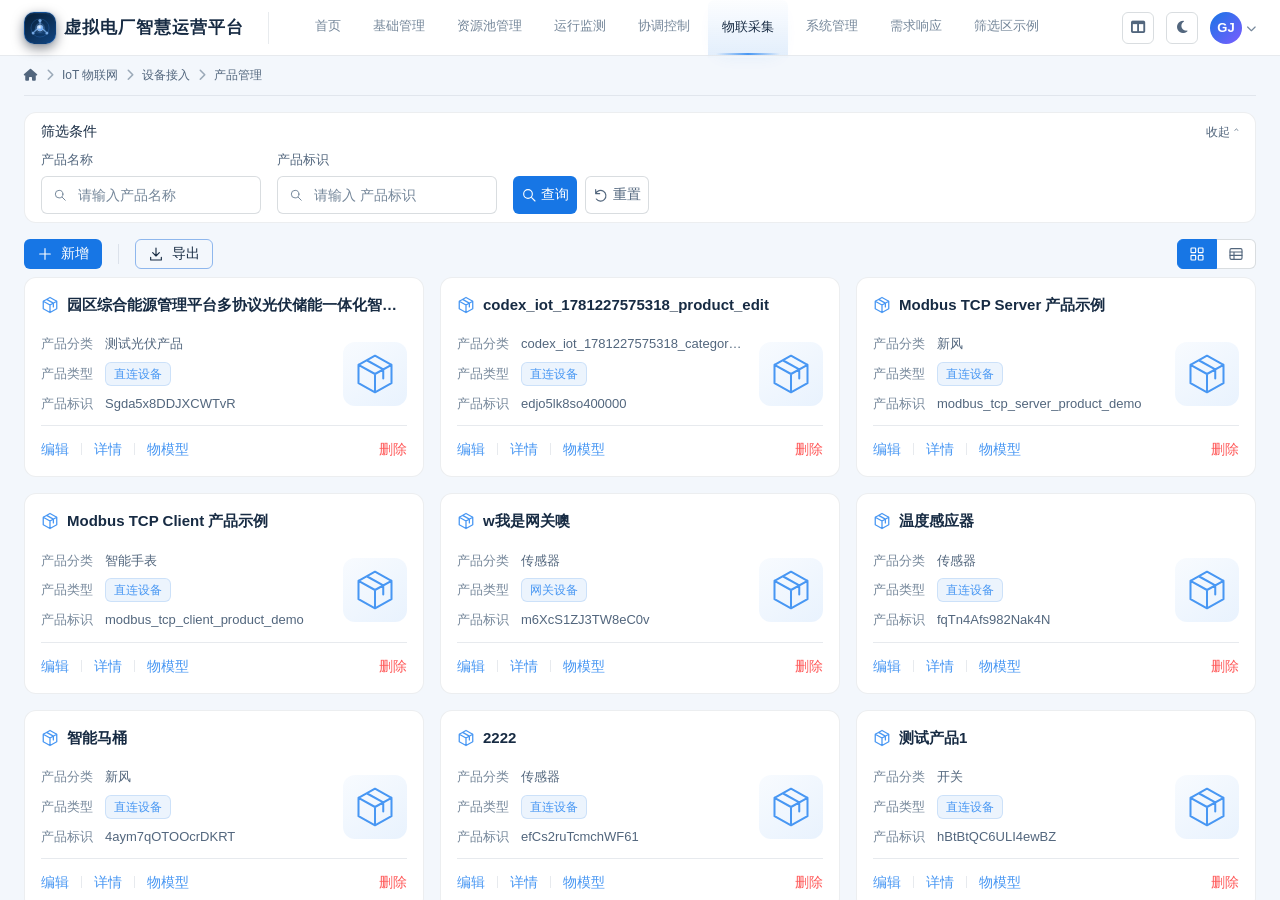
<file: product-management-preview.html>
<!doctype html><html lang="zh-CN" data-theme="light" data-nav-layout="top"><head><meta charset="utf-8"><meta name="viewport" content="width=device-width,initial-scale=1"><title>产品管理 · 优化预览</title><link rel="stylesheet" href="https://cdnjs.cloudflare.com/ajax/libs/font-awesome/6.5.1/css/all.min.css">
<style>/* Global theme tokens: the single visual source consumed by every prototype page. */
:root {
  --page-bg:#0A1929; --page:#0A1929;
  --card-bg:#0D2137; --card:#0D2137;
  --card-bg-alt:#0F2640; --card-alt:#0F2640; --surface-overlay:#0F2640;
  --text-primary:#E8F0FC; --text:#E8F0FC;
  --text-secondary:#A3B8D0; --secondary:#A3B8D0;
  --text-muted:#6B8AAB; --muted:#6B8AAB;
  --text-disabled:#4A5A70; --disabled:#4A5A70;
  --primary-300:#7FB3EF; --primary-400:#4897F3; --primary-500:#1776E5; --primary-600:#095AB8;
  --primary:#1776E5; --primary-light:#4897F3;
  --cyan-500:#00D4FF; --orange-500:#FFB547; --green-500:#00D68F; --red-500:#FF5757;
  --border-default:rgba(255,255,255,.10); --border-hover:rgba(255,255,255,.15);
  --border-active:rgba(22,104,220,.30); --border-divider:rgba(255,255,255,.08);
  --border-subtle:rgba(255,255,255,.06); --border-secondary:rgba(22,104,220,.45);
  --table-head-bg:#132D4A;
  --hover-bg:rgba(72,151,243,.07); --hover:rgba(72,151,243,.07);
  --overlay-shadow:0 8px 24px rgba(0,0,0,.40);
  --header-h:56px; --nav-sidebar-w:220px;
  --font-sans:-apple-system,BlinkMacSystemFont,"Segoe UI",Roboto,"PingFang SC","Noto Sans SC","Microsoft YaHei",sans-serif;
  --font:var(--font-sans);
}
:root[data-theme="light"] {
  --page-bg:#F3F7FC; --page:#F3F7FC;
  --card-bg:#FFF; --card:#FFF; --card-bg-alt:#FFF; --card-alt:#FFF; --surface-overlay:#FFF;
  --text-primary:#172B43; --text:#172B43; --text-secondary:#52667D; --secondary:#52667D;
  --text-muted:#75879A; --muted:#75879A; --text-disabled:#9BA9B8; --disabled:#9BA9B8;
  --border-default:rgba(23,43,67,.16); --border-hover:rgba(23,43,67,.24);
  --border-active:rgba(22,104,220,.38); --border-divider:rgba(25,56,89,.10);
  --border-subtle:rgba(23,43,67,.08); --hover-bg:rgba(23,118,229,.06); --hover:rgba(23,118,229,.06);
  --table-head-bg:#E5EDF7;
  --overlay-shadow:0 8px 24px rgba(23,43,67,.14);
}
body:has(.welcome) .content { margin-top:var(--header-h); }

@font-face {
  font-family: "Alimama ShuHeiTi";
  font-weight: 700;
  src: url("https://at.alicdn.com/wf/webfont/kfq1sgJFWQ6g/cPCrTL8ewntCCMPMNgo40.woff2") format("woff2"),
       url("https://at.alicdn.com/wf/webfont/kfq1sgJFWQ6g/fu9Q_dW8qzsGtfSSU60a3.woff") format("woff");
  font-display: swap;
}

.header {
  position: fixed;
  inset: 0 0 auto;
  z-index: 200;
  height: var(--header-h, 56px);
  display: flex;
  align-items: stretch;
  padding: 0 24px;
  background: var(--card-bg, var(--card));
  border-bottom: 1px solid var(--border-divider, var(--divider));
}
.header-left { display: flex; align-items: center; min-width: 0; gap: 24px; }
.header-logo { display: flex; align-items: center; gap: 8px; padding-right: 24px; margin-right: 8px; border-right: 1px solid var(--border-divider, var(--divider)); white-space: nowrap; }
.header-logo-icon { width: 32px; height: 32px; flex: 0 0 32px; display: flex; align-items: center; justify-content: center; border-radius: 10px; background: linear-gradient(145deg,#061D35 0%,#0B2B4F 35%,#114480 100%); border: 1px solid rgba(23,118,229,.30); box-shadow: 0 4px 12px rgba(3,12,27,.50),0 0 0 1px rgba(23,118,229,.08),inset 0 1px 0 rgba(255,255,255,.05); }
.header-logo-icon svg { width: 20px; height: 20px; }
.header-logo-title { font-family: "Alimama ShuHeiTi", var(--font-sans, var(--font)); font-size: 17px; font-weight: 700; font-style: normal; line-height: 24px; letter-spacing: 1px; color: var(--text-primary, var(--text)); white-space: nowrap; }
.header-nav { height: 100%; display: flex; align-items: stretch; gap: 4px; }
.header-logo-title { font-synthesis:weight; -webkit-font-smoothing:antialiased; -moz-osx-font-smoothing:grayscale; }
.header-nav-item,.header-submenu-item { font-synthesis:none; -webkit-font-smoothing:antialiased; -moz-osx-font-smoothing:grayscale; text-rendering:geometricPrecision; }
.header-nav-item,.header-submenu-item { font-family: var(--font-sans, var(--font)); font-size: 13px; font-weight: 500; font-style: normal; line-height: 1.4; letter-spacing: 0; }
.header-nav-item { position: relative; display: flex; align-items: center; padding: 6px 14px; margin-bottom: -1px; border-bottom: 3px solid transparent; border-radius: 6px 6px 0 0; color: var(--text-muted, var(--muted)); white-space: nowrap; cursor: pointer; user-select: none; transition: all 200ms ease; }
.header-nav-item::after { content:""; position:absolute; left:50%; right:auto; bottom:0; width:0; height:2px; border-radius:2px 2px 0 0; transform:translateX(-50%); background:linear-gradient(90deg,transparent 0%,rgba(72,151,243,.3) 15%,#4897F3 35%,#7FB3EF 50%,#4897F3 65%,rgba(72,151,243,.3) 85%,transparent 100%); opacity:0; transition:all 300ms cubic-bezier(.4,0,.2,1); }
.header-nav-item::before { content:""; position:absolute; top:0; left:22%; right:22%; height:1px; background:linear-gradient(90deg,transparent,rgba(72,151,243,.35),transparent); opacity:0; transition:all 250ms ease; }
.header-nav-item:hover { color: var(--text-primary, var(--text)); background: rgba(72,151,243,.06); box-shadow: inset 0 -1px 0 rgba(23,118,229,.15); }
.header-nav-item:hover::after { width:50%; opacity:.6; }.header-nav-item:hover::before { opacity:.4; }
.header-nav-item.active { margin-bottom: -3px; color: #E8F4FF; font-weight: 600; background: linear-gradient(180deg,rgba(23,118,229,.03),rgba(23,118,229,.28)); box-shadow: 0 4px 24px -10px rgba(23,118,229,.32); }
.header-nav-item.active::before { opacity:1; background:linear-gradient(90deg,transparent,rgba(72,151,243,.5),transparent); }
.header-nav-item.active::after { left:10%; right:10%; width:auto; transform:none; opacity:1; filter:none; box-shadow:0 0 6px rgba(23,118,229,.6),0 0 18px rgba(23,118,229,.35),0 0 36px rgba(23,118,229,.15),0 1px 0 rgba(23,118,229,.4); }
:root[data-theme="light"] .header-nav-item.active { color: var(--text-primary, var(--text)); background: linear-gradient(180deg,rgba(23,118,229,.01),rgba(23,118,229,.12)); box-shadow: 0 4px 20px -12px rgba(23,118,229,.16); }
.header-nav-dropdown { position: relative; }
.header-submenu { position: absolute; top: 100%; left: 0; z-index: 1000; min-width: 180px; padding: 6px 0; background: linear-gradient(180deg,#0F1D32 0%,#0C182B 100%); border: 1px solid var(--border-default, var(--border)); border-radius: 0 0 8px 8px; box-shadow: 0 8px 32px rgba(0,0,0,.50),0 0 20px -4px rgba(23,118,229,.15); opacity: 0; visibility: hidden; transform: translateY(-4px); transition: opacity 200ms ease,transform 200ms ease,visibility 200ms ease; }
.header-nav-dropdown:hover .header-submenu,.header-nav-dropdown:focus-within .header-submenu,.header-nav-dropdown.open .header-submenu { opacity: 1; visibility: visible; transform: none; }
.header-submenu-item { position: relative; display: flex; align-items: center; min-height: 38px; margin: 2px 6px; padding: 0 16px 0 28px; border-radius: 6px; color: var(--text-secondary, var(--secondary)); white-space: nowrap; cursor: pointer; transition: color 160ms ease,background 160ms ease; }
.header-submenu-item:hover { color: #D7E9FF; background: linear-gradient(90deg,rgba(23,118,229,.13),rgba(23,118,229,.05)); }
.header-submenu-item.active { color: #FFF; font-weight: 600; background: linear-gradient(90deg,rgba(23,118,229,.28),rgba(23,118,229,.12)); box-shadow: inset 0 0 0 1px rgba(91,160,245,.10); }
.header-submenu-item.active::after { content: ""; position: absolute; left: 10px; top: 50%; width: 3px; height: 12px; border-radius: 3px; background: var(--primary-400, var(--primary-light)); transform: translateY(-50%); }
.header-submenu-item.has-submenu { position: relative; padding-right: 30px; }
.header-submenu-item.has-submenu::before { content: "›"; position: absolute; right: 12px; top: 50%; color: var(--text-muted, var(--muted)); font-size: 16px; line-height: 1; transform: translateY(-52%); }
.header-submenu-item.has-submenu:hover::before,
.header-submenu-item.has-submenu[aria-expanded="true"]::before { color: var(--primary-400, var(--primary-light)); }
.header-submenu-item.has-submenu > .nested-submenu { top: -8px; left: calc(100% + 4px); opacity: 0; visibility: hidden; transform: translateX(-4px); }
.header-submenu-item.has-submenu:hover > .nested-submenu,
.header-submenu-item.has-submenu:focus-within > .nested-submenu,
.header-submenu-item.has-submenu[aria-expanded="true"] > .nested-submenu { opacity: 1; visibility: visible; transform: none; }
:root[data-theme="light"] .header-submenu { background: #FFF; box-shadow: 0 8px 24px rgba(23,43,67,.14); }
:root[data-theme="light"] .header-submenu-item { color: #4F647A; }
:root[data-theme="light"] .header-submenu-item:hover { color: #165EA8; background: linear-gradient(90deg,rgba(23,118,229,.09),rgba(23,118,229,.035)); }
:root[data-theme="light"] .header-submenu-item.active { color: #174F8F; background: linear-gradient(90deg,rgba(23,118,229,.15),rgba(23,118,229,.07)); }
.header-right { margin-left: auto; display: flex; align-items: center; gap: 12px; }
.nav-layout-toggle,.theme-toggle { width: 32px; height: 32px; padding: 0; border: 1px solid var(--border-default, var(--border)); border-radius: 6px; background: transparent; color: var(--text-secondary, var(--secondary)); cursor: pointer; }
.nav-layout-toggle:hover,.theme-toggle:hover { color: var(--primary-400, var(--primary-light)); background: rgba(23,118,229,.08); }
.header-avatar-wrapper { position: relative; display: flex; align-items: center; gap: 4px; cursor: pointer; user-select: none; }
.header-avatar { width: 32px; height: 32px; display: grid; place-items: center; border-radius: 50%; background: linear-gradient(135deg,var(--primary-500, var(--primary)),#7C5CFF); color: #FFF; font: 600 13px/1 var(--font-sans, var(--font)); transition: transform 200ms ease,box-shadow 200ms ease; }
.header-avatar-wrapper:hover .header-avatar { transform: scale(1.05); box-shadow: 0 0 0 2px rgba(72,151,243,.25); }
.header-avatar-arrow { font-size: 10px; color: var(--text-muted, var(--muted)); transition: transform 200ms ease; }
.header-avatar-wrapper.open .header-avatar-arrow { transform: rotate(180deg); }
.dropdown-panel--avatar { display: none; position: absolute; top: calc(100% + 8px); right: 0; z-index: 1000; min-width: 120px; padding: 4px; background: var(--card-bg-alt, var(--card-alt)); border: 1px solid var(--border-default, var(--border)); border-radius: 8px; box-shadow: 0 8px 24px rgba(0,0,0,.40); }
.dropdown-panel--avatar.show { display: block; }
.dropdown-option { padding: 10px 14px; border-radius: 6px; color: var(--text-secondary, var(--secondary)); font-size: 14px; text-align: center; white-space: nowrap; cursor: pointer; }
.dropdown-option:hover { color: var(--text-primary, var(--text)); background: var(--hover-bg, var(--hover)); }
.dropdown-divider { height: 1px; margin: 2px 8px; background: var(--border-divider, var(--divider)); }
:root[data-nav-layout="side"] .header-nav { position: fixed; top: var(--header-h,56px); bottom: 0; left: 0; width: var(--nav-sidebar-w,220px); height: auto; padding: 16px 12px; flex-direction: column; background: var(--card-bg, var(--card)); border-right: 1px solid var(--border-divider, var(--divider)); }
:root[data-nav-layout="side"] .header-nav-item { min-height: 40px; margin: 0; border: 0; border-radius: 6px; }
:root[data-nav-layout="side"] .header-nav-item::before { display:none; }
:root[data-nav-layout="side"] .header-nav-item.active::after { left: 0; right: auto; top: 18%; bottom: 18%; width: 2px; height: auto; transform:none; background: var(--primary-400, var(--primary-light)); }
:root[data-nav-layout="side"] .header-submenu { top: 0; left: calc(100% + 4px); border-radius: 8px; }
:root[data-nav-layout="side"] .header-logo { border-right: 0; }

/* Shared breadcrumb component. */
.breadcrumb { position: static; height: 40px; min-height: 40px; display: flex; align-items: center; margin: 0 0 16px; padding: 0; background: transparent; border-bottom: 1px solid var(--border-subtle); }
.breadcrumb-list { display: flex; align-items: center; gap: 8px; font-size: 12px; line-height: 1.4; }
.breadcrumb-item { color: var(--text-secondary); cursor: pointer; transition: color 150ms ease; }
.breadcrumb-item:hover { color: var(--primary-400); }
.breadcrumb-item.current, .breadcrumb-item.current:hover { color: var(--text-secondary); cursor: default; }
.breadcrumb-separator { color: var(--text-disabled); font-size: 12px; }

/* Canonical primary-menu Active state, based on optimization-decomposition.html. */
.header-nav-item.active,
.nav-item.active,
.item.active {
  margin-bottom: -3px;
  color: #E8F4FF;
  font-weight: 600;
  background: linear-gradient(180deg,rgba(23,118,229,.03),rgba(23,118,229,.28));
  box-shadow: 0 4px 24px -10px rgba(23,118,229,.32);
  text-shadow: 0 0 14px rgba(72,151,243,.14);
}
.header-nav-item.active::before,
.nav-item.active::before,
.item.active::before { display: none; }
.header-nav-item.active::after,
.nav-item.active::after,
.item.active::after {
  content: "";
  position: absolute;
  left: 10%;
  right: 10%;
  bottom: 0;
  width: auto;
  height: 2px;
  transform: none;
  border-radius: 0;
  background: linear-gradient(90deg,transparent,var(--primary-400,var(--primary-light,var(--primary))),transparent);
  opacity: 1;
  filter: none;
  box-shadow: none;
}
:root[data-theme="light"] .header-nav-item.active,
:root[data-theme="light"] .nav-item.active,
:root[data-theme="light"] .item.active {
  color: var(--text-primary,var(--text));
  background: linear-gradient(180deg,rgba(23,118,229,.01),rgba(23,118,229,.12));
  box-shadow: 0 4px 20px -12px rgba(23,118,229,.16);
  text-shadow: none;
}
:root[data-nav-layout="side"] .header-nav-item.active::after,
:root[data-nav-layout="side"] .nav-item.active::after {
  left: 0;
  right: auto;
  top: 18%;
  bottom: 18%;
  width: 2px;
  height: auto;
  background: var(--primary-400,var(--primary-light,var(--primary)));
}
</style>
<style>
*{box-sizing:border-box}body{margin:0;font:14px/1.5 var(--font-sans);background:var(--page-bg);color:var(--text-primary)}button,input{font:inherit}button{cursor:pointer}button:focus-visible,input:focus-visible,summary:focus-visible{outline:3px solid #a6ccff;outline-offset:2px}button:disabled{cursor:not-allowed;color:var(--text-disabled)}.main{position:fixed;inset:56px 0 0;padding:0 24px 24px;overflow:auto}:root[data-nav-layout=side] .main{left:220px}main svg,dialog svg{width:16px;height:16px;fill:none;stroke:currentColor;stroke-width:1.7;stroke-linecap:round;stroke-linejoin:round;flex:none}h1,h2,p{margin:0}.filter-panel{padding:8px 16px;border:1px solid var(--border-subtle);border-radius:12px;background:var(--card-bg);margin-bottom:16px}.filter-heading{display:flex;align-items:center;justify-content:space-between;font-size:14px;font-weight:500;margin-bottom:8px}.collapse{border:0;background:none;color:var(--text-secondary);font-size:12px;padding:0}.fields{display:flex;gap:16px;align-items:end;flex-wrap:wrap}.field{width:220px;position:relative}.field label{display:block;font-size:13px;color:var(--text-secondary);margin-bottom:6px}.control{height:38px;border:1px solid var(--border-default);border-radius:6px;background:var(--card-bg);color:var(--text-primary);width:100%;padding:0 12px}.search-input{padding-left:36px;padding-right:28px}.field>svg{position:absolute;bottom:12px;left:12px;width:14px;height:14px;color:var(--text-muted)}input::placeholder{color:var(--text-muted)}.clear{position:absolute;right:8px;bottom:8px;width:22px;height:22px;border:0;border-radius:50%;background:none;color:var(--text-muted)}.filter-actions{display:flex;gap:8px}.btn{display:inline-flex;align-items:center;justify-content:center;gap:8px;border-radius:6px;border:1px solid transparent;padding:0 12px;white-space:nowrap;font-size:14px;font-weight:500;height:30px;background:transparent;color:var(--text-primary)}.btn.primary{background:var(--primary-500);color:#fff}.btn.secondary{border-color:var(--border-secondary)}.btn.ghost{color:var(--text-secondary)}.btn:hover:not(:disabled){filter:brightness(.96)}.btn.ghost:hover{background:var(--hover-bg)}.filter-actions .btn{height:38px;width:64px;padding:0 8px;gap:4px}.toolbar{display:flex;align-items:center;gap:8px;margin-bottom:8px;min-height:30px}.divider{height:20px;width:1px;background:var(--border-divider);margin:0 8px}.view-switch{display:flex;margin-left:auto;gap:0}.view-switch button{width:40px;height:30px;padding:0;display:grid;place-items:center;border:1px solid var(--border-default);background:var(--card-bg);color:var(--text-secondary)}.view-switch button:first-child{border-radius:6px 0 0 6px}.view-switch button:last-child{border-radius:0 6px 6px 0;margin-left:-1px}.view-switch button[aria-pressed=true]{background:var(--primary-500);color:#fff;border-color:var(--primary-500);z-index:1}.view-switch svg{width:16px;height:16px}.cards{display:grid;grid-template-columns:repeat(3,minmax(0,1fr));gap:16px}.card{border:1px solid var(--border-subtle);border-radius:12px;background:var(--card-bg);padding:16px;min-width:0;cursor:default}.card-title{display:flex;align-items:center;gap:8px;font-size:15px;font-weight:600;min-width:0}.card-title svg{color:var(--primary-400);width:18px;height:18px}.ellipsis{overflow:hidden;text-overflow:ellipsis;white-space:nowrap;min-width:0}.card-body{display:flex;align-items:center;gap:16px;margin:18px 0}.attributes{display:grid;grid-template-columns:auto minmax(0,1fr);gap:8px 12px;align-items:center;flex:1;min-width:0;font-size:13px}.label{color:var(--text-muted);white-space:nowrap}.value{color:var(--text-secondary)}.type-tag{display:inline-block;max-width:100%;width:fit-content;font-size:12px;font-weight:500;padding:1px 8px;line-height:20px;border-radius:6px;color:var(--primary-400);background:rgba(23,118,229,.08);border:1px solid rgba(23,118,229,.15)}.product-art{width:64px;height:64px;flex:none;border-radius:12px;display:grid;place-items:center;background:linear-gradient(145deg,rgba(72,151,243,.04),rgba(72,151,243,.12));color:var(--primary-400)}.product-art svg{width:44px;height:44px;stroke-width:1.1}.card-footer{display:flex;align-items:center;gap:12px}.links{display:flex;align-items:center;gap:12px;white-space:nowrap}.link{background:none;border:0;padding:0;color:var(--primary-400);font-size:14px;font-weight:400;line-height:22px;white-space:nowrap}.link:hover{color:var(--primary-300)}.link.danger{color:var(--red-500)}.link:disabled{color:var(--text-disabled);cursor:not-allowed}.link-divider{height:12px;width:1px;background:var(--border-divider);flex:none}.card-footer>.danger{margin-left:auto}.table-card{border:1px solid var(--border-subtle);border-radius:12px;overflow:hidden;background:var(--card-bg)}.table-wrap{overflow:auto;max-height:560px;scrollbar-width:thin}table{width:100%;min-width:1100px;border-collapse:separate;border-spacing:0;table-layout:fixed}th,td{height:48px;padding:0 16px;line-height:22px;text-align:left;white-space:nowrap;border-bottom:1px solid var(--border-subtle);overflow:hidden;text-overflow:ellipsis}th{position:sticky;top:0;z-index:2;background:var(--table-head-bg);font-size:14px;font-weight:500}td{font-size:14px;color:var(--text-secondary)}tbody tr:last-child td{border:0}tbody tr:hover td{background:var(--hover-bg)}.fixed{position:sticky;right:0;background:var(--card-bg);z-index:1}th.fixed{background:var(--table-head-bg);z-index:3}.table-wrap.has-overflow .fixed{box-shadow:-5px 0 8px -6px rgba(23,43,67,.3)}:root[data-theme=dark] .table-wrap.has-overflow .fixed{box-shadow:-5px 0 8px -6px rgba(255,255,255,.3)}.table-art{display:inline-flex;vertical-align:middle;color:var(--primary-400)}.table-art svg{width:28px;height:28px}.empty{padding:48px 16px;text-align:center;color:var(--text-muted);grid-column:1/-1}.pagination{display:flex;align-items:center;justify-content:space-between;gap:12px;padding:12px 16px;font-size:13px;color:var(--text-muted);background:var(--card-bg);border:1px solid var(--border-subtle);border-radius:10px;margin-top:16px}.pager{display:flex;align-items:center;gap:4px}.page{height:32px;min-width:32px;display:grid;place-items:center;padding:0 8px;background:none;border:0;border-radius:6px;color:var(--text-secondary)}.page.active{background:var(--primary-500);color:#fff}.page:disabled{opacity:.5}.page-size{margin-right:12px}.notice{margin-top:12px;font-size:12px;color:var(--text-muted);text-align:right}.tooltip{position:fixed;z-index:2000;max-width:360px;padding:8px 10px;border-radius:8px;border:1px solid var(--border-default);background:var(--surface-overlay);box-shadow:var(--overlay-shadow);color:var(--text-primary);font-size:12px;line-height:18px;overflow-wrap:anywhere;pointer-events:none}.tooltip:after{content:'';position:absolute;top:-5px;left:16px;width:8px;height:8px;transform:rotate(45deg);border-left:1px solid var(--border-default);border-top:1px solid var(--border-default);background:var(--surface-overlay)}dialog{width:520px;max-width:calc(100vw - 32px);border:1px solid var(--border-default);border-radius:12px;padding:0;color:var(--text-primary);background:var(--card-bg);box-shadow:0 20px 60px #0003}dialog::backdrop{background:#0006}.dialog-head{height:56px;display:flex;align-items:center;justify-content:space-between;padding:0 24px;border-bottom:1px solid var(--border-divider)}.dialog-head h2{font-size:16px;font-weight:600}.close-dialog{border:0;background:none;color:var(--text-muted);font-size:24px}.dialog-body{padding:24px;display:grid;gap:16px}.dialog-body label{display:block;font-size:13px;margin-bottom:6px;color:var(--text-secondary)}.dialog-foot{padding:16px 24px;border-top:1px solid var(--border-divider);display:flex;justify-content:flex-end;gap:12px}.detail-row{display:grid;grid-template-columns:100px minmax(0,1fr);gap:12px;overflow-wrap:anywhere}select.control{font:inherit}.toast{position:fixed;left:50%;top:80px;transform:translateX(-50%);background:var(--surface-overlay);border:1px solid var(--border-default);padding:10px 20px;border-radius:8px;box-shadow:var(--overlay-shadow);z-index:1000;color:var(--text-primary)}[hidden]{display:none!important}@media(min-width:1800px){.cards{grid-template-columns:repeat(4,minmax(0,1fr))}}@media(max-width:1100px){.cards{grid-template-columns:repeat(2,minmax(0,1fr))}}@media(max-width:700px){.cards{grid-template-columns:minmax(0,1fr)}.main{padding:0 16px 16px}.field{width:calc(50% - 8px)}.pagination{flex-wrap:wrap}.header-logo-title{font-size:14px}.header-nav{display:none}.header-right{flex:none}.header-left{gap:0}.header-logo{padding-right:0;border:0;margin:0}.header{padding:0 16px}.product-art{width:52px;height:52px}.attributes{gap:8px}.links{gap:12px}}

/* Lighter action text in product cards. */
.card-footer .link{font-weight:400;font-synthesis:none;-webkit-font-smoothing:antialiased;-moz-osx-font-smoothing:grayscale}

.card-footer{border-top:1px solid var(--border-divider);padding-top:12px}
.card-body{margin-bottom:12px}

/* Strengthen information contrast without changing titles or actions. */
.card-body .label{color:var(--text-muted);font-weight:400;font-synthesis:none;-webkit-font-smoothing:antialiased;-moz-osx-font-smoothing:grayscale}
.card-body .value{color:var(--text-secondary)}

.pagination-info{display:flex;align-items:center;gap:16px;white-space:nowrap}
.pagination{border-radius:0 0 12px 12px}
.page-size-select{position:relative;color:var(--text-secondary)}
.page-size-select summary{height:32px;width:128px;padding:0 12px;display:flex;align-items:center;justify-content:space-between;gap:12px;cursor:pointer;border:1px solid var(--border-default);border-radius:6px;list-style:none;background:var(--card-bg)}
.page-size-select summary::-webkit-details-marker{display:none}
.page-size-select summary:after{content:'';width:6px;height:6px;border-right:1px solid var(--text-muted);border-bottom:1px solid var(--text-muted);transform:rotate(45deg);margin-top:-4px}
.page-size-options{position:absolute;bottom:calc(100% + 6px);left:0;min-width:100%;padding:4px;background:var(--surface-overlay);border:1px solid var(--border-default);border-radius:8px;box-shadow:var(--overlay-shadow);z-index:10}
.page-size-options button{display:block;width:100%;height:36px;padding:0 8px;border:0;border-radius:4px;background:none;color:var(--text-secondary);text-align:left;font:inherit;white-space:nowrap}
.page-size-options button:hover,.page-size-options button[aria-pressed=true]{background:var(--hover-bg);color:var(--primary-400)}
.page-jump{display:flex;align-items:center;gap:8px;margin-left:16px;white-space:nowrap}
.page-jump input{width:48px;height:32px;padding:0 6px;border:1px solid var(--border-default);border-radius:6px;background:var(--card-bg);color:var(--text-secondary);text-align:center;font:inherit}
#results.table-card{border-bottom:0;border-bottom-left-radius:0;border-bottom-right-radius:0}
#results.table-card+.pagination{margin-top:0;border-top:1px solid var(--border-divider)}
#results.cards+.pagination{border-radius:12px}
@media(max-width:700px){.pagination{gap:12px}.pagination-info{gap:12px}.pager{flex-wrap:wrap}.page-jump{margin-left:8px}}

.btn.reset-outline{background:var(--card-bg);border-color:var(--border-default);color:var(--text-secondary)}
.btn.reset-outline:hover{background:var(--hover-bg);border-color:var(--border-hover);filter:none}
</style></head><body>
<svg style="display:none" aria-hidden="true"><defs><symbol id="search" viewBox="0 0 24 24"><circle cx="10.5" cy="10.5" r="6.5"/><path d="m16 16 5 5"/></symbol><symbol id="reset" viewBox="0 0 24 24"><path d="M4 10a8 8 0 1 1 1 8M4 4v6h6"/></symbol><symbol id="cube" viewBox="0 0 24 24"><path d="m12 2 9 5v10l-9 5-9-5V7Zm0 10L3 7m9 5 9-5m-9 5v10M7.5 4.5l9 5v5"/></symbol><symbol id="grid" viewBox="0 0 24 24"><rect x="3" y="3" width="7" height="7" rx="1"/><rect x="14" y="3" width="7" height="7" rx="1"/><rect x="3" y="14" width="7" height="7" rx="1"/><rect x="14" y="14" width="7" height="7" rx="1"/></symbol><symbol id="table" viewBox="0 0 24 24"><rect x="3" y="4" width="18" height="16" rx="2"/><path d="M3 9h18M3 14h18M9 9v11"/></symbol><symbol id="plus" viewBox="0 0 24 24"><path d="M12 4v16M4 12h16"/></symbol><symbol id="download" viewBox="0 0 24 24"><path d="M12 3v12m-5-5 5 5 5-5M4 17v4h16v-4"/></symbol></defs></svg>
<div id="sharedHeader" data-active-primary="物联采集"></div><script>window.logoutToLogin = function () {
  window.location.href = 'index.html';
};

(function () {
  const mount = document.getElementById('sharedHeader');
  if (!mount) return;
  const activePrimary = mount.dataset.activePrimary || '';
  const activeSecondary = mount.dataset.activeSecondary || '';
  const primaryClass = name => 'header-nav-item' + (name === activePrimary ? ' active' : '');
  const secondaryClass = name => 'header-submenu-item' + (name === activeSecondary ? ' active' : '');
  mount.outerHTML = `<header class="header"><div class="header-left"><div class="header-logo"><div class="header-logo-icon"><svg viewBox="0 0 32 32" fill="none" xmlns="http://www.w3.org/2000/svg"><circle cx="16" cy="16" r="14.5" fill="none" stroke="rgba(72,151,243,0.28)" stroke-width="1.2"/><line x1="16" y1="4" x2="5" y2="24" stroke="rgba(72,151,243,0.28)"/><line x1="5" y1="24" x2="27" y2="24" stroke="rgba(72,151,243,0.28)"/><line x1="27" y1="24" x2="16" y2="4" stroke="rgba(72,151,243,0.28)"/><circle cx="16" cy="4" r="2.6" fill="rgba(127,179,239,0.92)"/><circle cx="5" cy="24" r="2.4" fill="rgba(127,179,239,0.88)"/><circle cx="27" cy="24" r="2.4" fill="rgba(127,179,239,0.88)"/><line x1="16" y1="6.6" x2="16" y2="10" stroke="rgba(127,179,239,0.82)" stroke-width="1.8" stroke-linecap="round"/><line x1="7.4" y1="21.6" x2="11" y2="18" stroke="rgba(127,179,239,0.82)" stroke-width="1.8" stroke-linecap="round"/><line x1="24.6" y1="21.6" x2="21" y2="18" stroke="rgba(127,179,239,0.82)" stroke-width="1.8" stroke-linecap="round"/><circle cx="16" cy="16" r="7" fill="none" stroke="rgba(127,179,239,0.26)" stroke-width="1.8"/><circle cx="16" cy="16" r="5" fill="url(#userCoreGrad)" stroke="#FFFFFF" stroke-width="1" stroke-opacity="0.5"/><defs><radialGradient id="userCoreGrad" cx="40%" cy="35%"><stop offset="0%" stop-color="#FFFFFF"/><stop offset="22%" stop-color="#D6E8FF"/><stop offset="100%" stop-color="#5BA0F5"/></radialGradient></defs></svg></div><span class="header-logo-title">虚拟电厂智慧运营平台</span></div><nav class="header-nav"><div class="${primaryClass('首页')}" onclick="location.href='index.html'">首页</div><div class="${primaryClass('基础管理')}">基础管理</div><div class="${primaryClass('资源池管理')} header-nav-dropdown" tabindex="0" aria-expanded="false">资源池管理<div class="header-submenu"><div class="${secondaryClass('资源管理')}" onclick="location.href='resource-list.html'">资源管理</div><div class="${secondaryClass('聚合管理')}" role="link" tabindex="0" onclick="event.stopPropagation();location.href='aggregation-management.html'" onkeydown="if(event.key==='Enter'||event.key===' '){event.preventDefault();event.stopPropagation();location.href='aggregation-management.html'}">聚合管理</div><div class="${secondaryClass('资源分析')}" onclick="location.href='resource-analysis.html'">资源分析</div></div></div><div class="${primaryClass('运行监测')} header-nav-dropdown" tabindex="0" aria-expanded="false">运行监测<div class="header-submenu"><div class="${secondaryClass('历史数据查询')}">历史数据查询</div><div class="${secondaryClass('控制指令下发')}" onclick="location.href='control-command.html'">控制指令下发</div></div></div><div class="${primaryClass('协调控制')} header-nav-dropdown" tabindex="0" aria-expanded="false">协调控制<div class="header-submenu"><div class="${secondaryClass('负荷预测')}">负荷预测</div><div class="${secondaryClass('方案管理')}">方案管理</div><div class="${secondaryClass('优化分解')}" onclick="location.href='optimization-decomposition.html'">优化分解</div><div class="${secondaryClass('分解下发审核')}">分解下发审核</div><div class="${secondaryClass('响应方案管理监视')}">响应方案管理监视</div></div></div><div class="${primaryClass('物联采集')}">物联采集</div><div class="${primaryClass('系统管理')} header-nav-dropdown" tabindex="0" aria-expanded="false">系统管理<div class="header-submenu"><div class="${secondaryClass('用户管理')}" onclick="location.href='user-management.html'">用户管理</div><div class="${secondaryClass('角色管理')}">角色管理</div><div class="${secondaryClass('权限管理')}">权限管理</div></div></div><div class="${primaryClass('需求响应')}">需求响应</div><div class="${primaryClass('筛选区示例')}" onclick="location.href='filter-layout-examples.html'">筛选区示例</div></nav></div><div class="header-right"><button class="nav-layout-toggle" id="navLayoutToggle" type="button" aria-label="切换菜单布局" onclick="toggleNavLayout()"><i class="fa-solid fa-table-columns"></i></button><button class="theme-toggle" id="themeToggle" type="button" aria-label="切换页面主题" onclick="toggleTheme()"><i class="fa-solid fa-sun"></i></button><div class="header-avatar-wrapper" id="avatarBtn" onclick="toggleAvatar(event)"><div class="header-avatar">GJ</div><i class="fa-solid fa-chevron-down header-avatar-arrow"></i><div class="dropdown-panel--avatar" id="avatarPanel"><div class="dropdown-option"><i class="fa-solid fa-user" style="margin-right:4px;font-size:12px;opacity:.7"></i>个人中心</div><div class="dropdown-divider"></div><div class="dropdown-option" onclick="event.stopPropagation();logoutToLogin()"><i class="fa-solid fa-right-from-bracket" style="margin-right:4px;font-size:12px;opacity:.7"></i>退出登录</div></div></div></div></header>`;
document.querySelectorAll('.header-nav-dropdown').forEach(item => {
    item.addEventListener('focusin', () => item.setAttribute('aria-expanded', 'true'));
    item.addEventListener('focusout', event => { if (!item.contains(event.relatedTarget)) item.setAttribute('aria-expanded', 'false'); });
    item.addEventListener('mouseenter', () => item.setAttribute('aria-expanded', 'true'));
    item.addEventListener('mouseleave', () => item.setAttribute('aria-expanded', 'false'));
  });
})();
</script>
<main class="main"><div class="breadcrumb"><div class="breadcrumb-list"><span class="breadcrumb-item"><i class="fa-solid fa-house"></i></span><span class="breadcrumb-separator"><i class="fa-solid fa-chevron-right"></i></span><span class="breadcrumb-item">IoT 物联网</span><span class="breadcrumb-separator"><i class="fa-solid fa-chevron-right"></i></span><span class="breadcrumb-item">设备接入</span><span class="breadcrumb-separator"><i class="fa-solid fa-chevron-right"></i></span><span class="breadcrumb-item current">产品管理</span></div></div>
<section class="filter-panel"><div class="filter-heading"><span>筛选条件</span><button class="collapse" id="collapse" aria-expanded="true" aria-controls="filterForm">收起 ⌃</button></div><form class="fields" id="filterForm"><div class="field"><label for="nameFilter">产品名称</label><input class="control search-input" id="nameFilter" placeholder="请输入产品名称"><svg><use href="#search"/></svg><button type="button" class="clear" data-clear="nameFilter" aria-label="清除产品名称" hidden>×</button></div><div class="field"><label for="keyFilter">产品标识</label><input class="control search-input" id="keyFilter" placeholder="请输入 产品标识"><svg><use href="#search"/></svg><button type="button" class="clear" data-clear="keyFilter" aria-label="清除 产品标识" hidden>×</button></div><div class="filter-actions"><button class="btn primary" type="submit"><svg><use href="#search"/></svg>查询</button><button class="btn reset-outline" type="reset"><svg><use href="#reset"/></svg>重置</button></div></form></section>
<div class="toolbar"><button class="btn primary" id="add"><svg><use href="#plus"/></svg>新增</button><span class="divider"></span><button class="btn secondary" id="export"><svg><use href="#download"/></svg>导出</button><div class="view-switch" role="group" aria-label="视图切换"><button id="cardView" aria-label="卡片视图" aria-pressed="true" title="卡片视图"><svg><use href="#grid"/></svg></button><button id="tableView" aria-label="表格视图" aria-pressed="false" title="此预览未提供表格视图" aria-disabled="true"><svg><use href="#table"/></svg></button></div></div>
<div id="results"></div><div class="pagination"><div class="pagination-info"><span id="total"></span><details class="page-size-select" id="pageSizeSelect"><summary id="pageSizeLabel" aria-label="每页条数">12条/页</summary><div class="page-size-options" role="group" aria-label="每页条数选项"><button type="button" data-size="6">6条/页</button><button type="button" data-size="12">12条/页</button><button type="button" data-size="24">24条/页</button><button type="button" data-size="48">48条/页</button></div></details></div><div class="pager" id="pager"></div></div><p class="notice">示例数据 · 支持切换深浅主题</p></main>
<dialog id="dialog"><div class="dialog-head"><h2 id="dialogTitle"></h2><button class="close-dialog" aria-label="关闭弹窗" id="close">×</button></div><form id="editor"><div class="dialog-body" id="dialogBody"></div><div class="dialog-foot" id="dialogFoot"></div></form></dialog><div class="toast" id="toast" hidden></div><div class="tooltip" id="tooltip" role="tooltip" hidden></div>
<script>
const $=id=>document.getElementById(id),esc=s=>String(s).replace(/[&<>"']/g,c=>({'&':'&amp;','<':'&lt;','>':'&gt;','"':'&quot;',"'":'&#39;'}[c]));const icon=name=>`<svg aria-hidden="true"><use href="#${name}"/></svg>`;
let records=[['园区综合能源管理平台多协议光伏储能一体化智能采集与远程控制终端产品（超长名称展示示例）','测试光伏产品','直连设备','Sgda5x8DDJXCWTvR'],['codex_iot_1781227575318_product_edit','codex_iot_1781227575318_category_edit2','直连设备','edjo5lk8so400000'],['Modbus TCP Server 产品示例','新风','直连设备','modbus_tcp_server_product_demo'],['Modbus TCP Client 产品示例','智能手表','直连设备','modbus_tcp_client_product_demo'],['w我是网关噢','传感器','网关设备','m6XcS1ZJ3TW8eC0v'],['温度感应器','传感器','直连设备','fqTn4Afs982Nak4N'],['智能马桶','新风','直连设备','4aym7qOTOOcrDKRT'],['2222','传感器','直连设备','efCs2ruTcmchWF61'],['测试产品1','开关','直连设备','hBtBtQC6ULI4ewBZ'],['插座','智能插座','网关子设备','jAufEMTf1W6wnPhn'],['智能照明','照明','直连设备','lighting_01'],['储能控制器','储能','网关设备','storage_controller_01']].map((r,i)=>({id:25-i,name:r[0],category:r[1],type:r[2],key:r[3],created:`2026-10-${String(15-i).padStart(2,'0')} 15:20:00`}));let page=1,size=12,query={name:'',key:''},editing=null,mode='';
function filtered(){return records.filter(r=>r.name.toLowerCase().includes(query.name)&&r.key.toLowerCase().includes(query.key))}
function tag(r){return `<span class="type-tag">${esc(r.type)}</span>`}
function link(r,action,label){return `<button class="link ${action==='delete'?'danger':''}" data-action="${action}" data-id="${r.id}">${label}</button>`}
function links(r){return `<div class="links">${link(r,'edit','编辑')}<span class="link-divider"></span>${link(r,'detail','详情')}<span class="link-divider"></span>${link(r,'model','物模型')}</div>`}
function render(){const all=filtered(),pages=Math.max(1,Math.ceil(all.length/size));page=Math.min(page,pages);const list=all.slice((page-1)*size,page*size);$('results').className='cards';$('results').innerHTML=list.length?list.map(r=>`<article class="card"><h2 class="card-title">${icon('cube')}<span class="ellipsis" data-tip="${esc(r.name)}">${esc(r.name)}</span></h2><div class="card-body"><div class="attributes"><span class="label">产品分类</span><span class="value ellipsis" data-tip="${esc(r.category)}">${esc(r.category)}</span><span class="label">产品类型</span>${tag(r)}<span class="label">产品标识</span><span class="value ellipsis" data-tip="${esc(r.key)}">${esc(r.key)}</span></div><div class="product-art" aria-hidden="true">${icon('cube')}</div></div><div class="card-footer">${links(r)}${link(r,'delete','删除')}</div></article>`).join(''):'<div class="empty">暂无符合条件的产品</div>'
$('total').textContent=`共 ${all.length} 条`;$('pageSizeLabel').textContent=`${size}条/页`;document.querySelectorAll('[data-size]').forEach(b=>b.setAttribute('aria-pressed',+b.dataset.size===size));$('pager').innerHTML=`<button class="page" data-page="${page-1}" aria-label="上一页" ${page===1?'disabled':''}>‹</button>${Array.from({length:pages},(_,i)=>`<button class="page ${page===i+1?'active':''}" data-page="${i+1}">${i+1}</button>`).join('')}<button class="page" data-page="${page+1}" aria-label="下一页" ${page===pages?'disabled':''}>›</button><label class="page-jump">前往 <input id="jumpPage" type="text" inputmode="numeric" aria-label="跳转页码" value="${page}"> 页</label>`}
$('cardView').onclick=()=>render();$('tableView').onclick=()=>{const tip=$('toast');tip.textContent='此预览仅展示卡片视图';tip.hidden=false;clearTimeout(window.viewNoticeTimer);window.viewNoticeTimer=setTimeout(()=>tip.hidden=true,2000)};$('pager').onclick=e=>{const b=e.target.closest('[data-page]');if(b&&!b.disabled){page=+b.dataset.page;render()}};
$('pageSizeSelect').addEventListener('click',e=>{const b=e.target.closest('[data-size]');if(!b)return;size=+b.dataset.size;page=1;$('pageSizeSelect').open=false;render()});
function jumpToPage(input){const max=Math.max(1,Math.ceil(filtered().length/size));const value=input.value.trim();if(!/^\d+$/.test(value)){input.value=page;return}page=Math.max(1,Math.min(max,Number(value)));render()}
$('pager').addEventListener('keydown',e=>{if(e.target.id==='jumpPage'&&e.key==='Enter'){e.preventDefault();jumpToPage(e.target)}});
$('pager').addEventListener('change',e=>{if(e.target.id==='jumpPage')jumpToPage(e.target)});
document.addEventListener('click',e=>{if(!$('pageSizeSelect').contains(e.target))$('pageSizeSelect').open=false});
document.addEventListener('keydown',e=>{if(e.key==='Escape')$('pageSizeSelect').open=false});
function search(){query={name:$('nameFilter').value.trim().toLowerCase(),key:$('keyFilter').value.trim().toLowerCase()};page=1;render()}
$('filterForm').onsubmit=e=>{e.preventDefault();search()};$('filterForm').onreset=e=>{e.preventDefault();$('nameFilter').value='';$('keyFilter').value='';syncClears();search()};function syncClears(){document.querySelectorAll('[data-clear]').forEach(b=>b.hidden=!$(b.dataset.clear).value)}$('filterForm').oninput=syncClears;document.querySelectorAll('[data-clear]').forEach(b=>b.onclick=()=>{$(b.dataset.clear).value='';syncClears();search()});$('collapse').onclick=()=>{const hide=!$('filterForm').hidden;$('filterForm').hidden=hide;$('collapse').textContent=hide?'展开 ⌄':'收起 ⌃';$('collapse').setAttribute('aria-expanded',!hide)};
window.toggleTheme=()=>{document.documentElement.dataset.theme=document.documentElement.dataset.theme==='light'?'dark':'light';updateTheme()};function updateTheme(){$('themeToggle').innerHTML=`<i class="fa-solid fa-${document.documentElement.dataset.theme==='light'?'moon':'sun'}"></i>`}updateTheme();window.toggleNavLayout=()=>{document.documentElement.dataset.navLayout=document.documentElement.dataset.navLayout==='top'?'side':'top'};window.toggleAvatar=e=>{e.stopPropagation();$('avatarBtn').classList.toggle('open');$('avatarPanel').classList.toggle('show')};document.addEventListener('click',()=>{$('avatarBtn').classList.remove('open');$('avatarPanel').classList.remove('show')});
function openDialog(action,id){editing=records.find(r=>r.id===id);mode=action;const r=editing||{name:'',category:'',type:'直连设备',key:''};$('dialogTitle').textContent={edit:'编辑产品',add:'新增产品',detail:'产品详情',model:'物模型',delete:'删除产品'}[action];if(action==='edit'||action==='add'){$('dialogBody').innerHTML=[['name','产品名称'],['category','产品分类'],['key','产品标识']].map(([k,l])=>`<div><label for="edit-${k}">${l}</label><input class="control" id="edit-${k}" name="${k}" value="${esc(r[k])}" required></div>`).join('')+`<div><label for="edit-type">产品类型</label><input class="control" id="edit-type" name="type" list="product-types" value="${r.type}" required><datalist id="product-types"><option value="直连设备"><option value="网关设备"><option value="网关子设备"></datalist></div>`}else if(action==='delete'){$('dialogBody').textContent=`确认删除“${r.name}”？此操作仅影响本次预览的示例数据。`}else if(action==='model'){$('dialogBody').innerHTML=`<p>${esc(r.name)}</p><p style="color:var(--text-muted)">暂无物模型示例数据</p>`}else{$('dialogBody').innerHTML=[['产品名称',r.name],['ID',r.id],['产品分类',r.category],['产品类型',r.type],['产品标识',r.key],['创建时间',r.created]].map(([k,v])=>`<div class="detail-row"><span class="label">${k}</span><span>${esc(v)}</span></div>`).join('')}$('dialogFoot').innerHTML=`<button class="btn secondary" type="button" data-dismiss>${['detail','model'].includes(action)?'关闭':'取消'}</button>`+(['detail','model'].includes(action)?'':`<button class="btn primary" type="submit" ${action==='delete'?'style="background:var(--red-500)"':''}>${action==='delete'?'删除':'保存'}</button>`);$('dialog').showModal()}
$('results').onclick=e=>{const b=e.target.closest('[data-action]');if(b)openDialog(b.dataset.action,+b.dataset.id)};$('add').onclick=()=>openDialog('add');$('close').onclick=()=>$('dialog').close();$('dialogFoot').onclick=e=>{if(e.target.closest('[data-dismiss]'))$('dialog').close()};$('editor').onsubmit=e=>{e.preventDefault();if(mode==='delete')records=records.filter(r=>r.id!==editing.id);else{const d=Object.fromEntries(new FormData($('editor')));if(editing)Object.assign(editing,d);else records.unshift({...d,id:Math.max(0,...records.map(r=>r.id))+1,created:new Date().toLocaleString('sv-SE')})}$('dialog').close();render()};
$('export').onclick=()=>{const cell=s=>'"'+String(s).replace(/"/g,'""')+'"';const csv='\ufeff'+[['产品名称','ID','产品标识','产品分类','产品类型','创建时间'],...filtered().map(r=>[r.name,r.id,r.key,r.category,r.type,r.created])].map(row=>row.map(cell).join(',')).join('\r\n');const url=URL.createObjectURL(new Blob([csv],{type:'text/csv;charset=utf-8'}));const a=document.createElement('a');a.href=url;a.download='产品管理示例.csv';a.click();setTimeout(()=>URL.revokeObjectURL(url),1000)};
function showTip(e){const el=e.target.closest('[data-tip]');if(!el||el.scrollWidth<=el.clientWidth)return;const rect=el.getBoundingClientRect(),tip=$('tooltip');tip.textContent=el.dataset.tip;tip.hidden=false;tip.style.left=Math.max(8,Math.min(rect.left,innerWidth-tip.offsetWidth-8))+'px';tip.style.top=Math.min(rect.bottom+8,innerHeight-tip.offsetHeight-8)+'px'}function hideTip(){$('tooltip').hidden=true}document.addEventListener('mouseover',showTip);document.addEventListener('focusin',showTip);document.addEventListener('mouseout',hideTip);document.addEventListener('focusout',hideTip);document.addEventListener('scroll',hideTip,true);render();
</script></body></html>
</file>
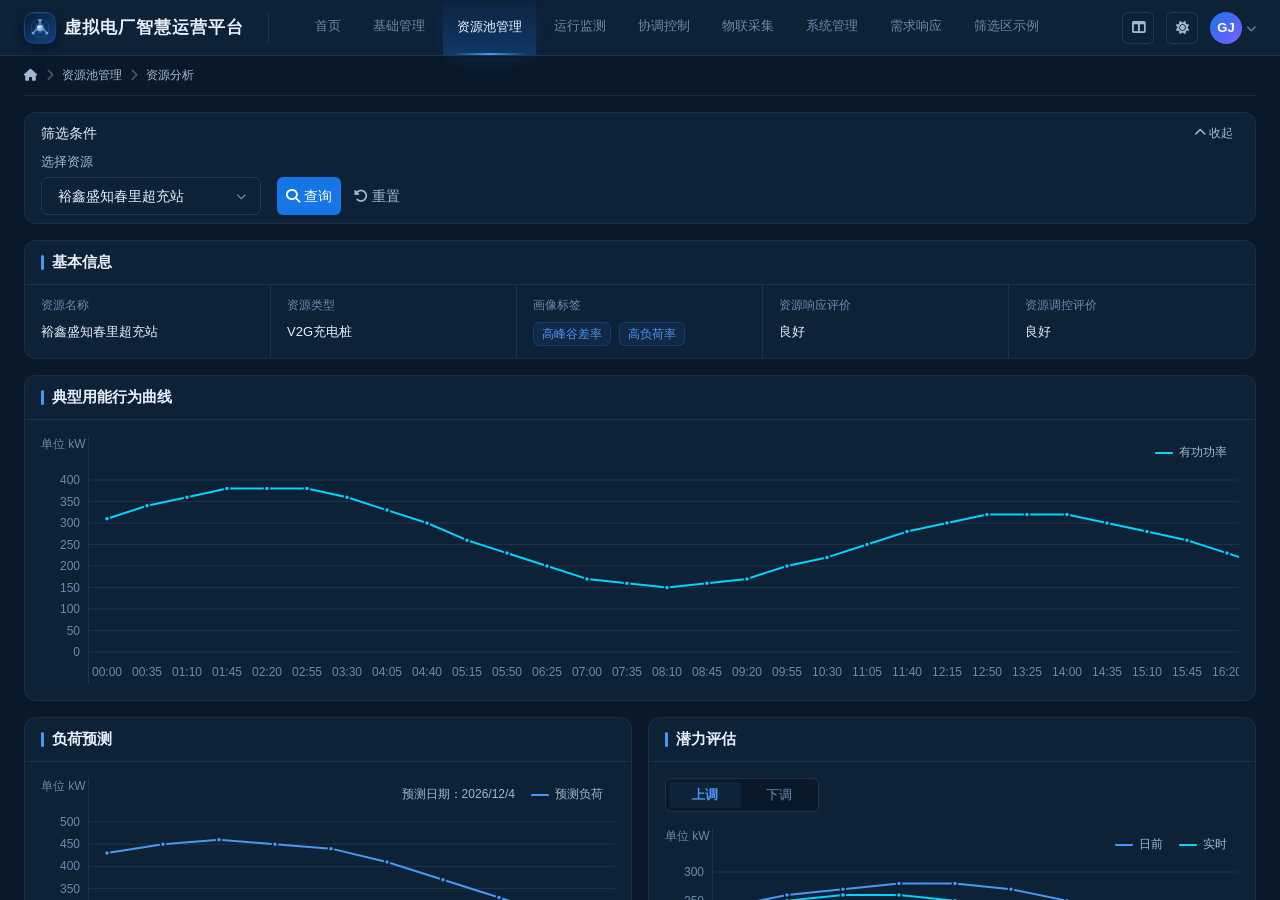
<file: resource-analysis.html>
<!DOCTYPE html><html lang="zh-CN" data-theme="dark" data-nav-layout="top"><head><meta charset="UTF-8"><meta name="viewport" content="width=device-width,initial-scale=1.0"><title>资源分析 - 虚拟电厂智慧运营平台</title><link rel="stylesheet" href="https://cdnjs.cloudflare.com/ajax/libs/font-awesome/6.5.1/css/all.min.css"><link rel="stylesheet" href="shared-navigation.css?v=20260827-3"><link rel="stylesheet" href="shared-list-components.css?v=20261013-1"><link rel="stylesheet" href="shared-primary-menu-active.css"><link rel="stylesheet" href="shared-theme.css"><link rel="stylesheet" href="shared-page-shell.css"><link rel="stylesheet" href="shared-content-components.css"><link rel="stylesheet" href="resource-analysis-page.css"><style>html,body{-webkit-font-smoothing:antialiased;-moz-osx-font-smoothing:grayscale}</style></head><body>
<div id="sharedHeader" data-active-primary="资源池管理" data-active-secondary="资源分析"></div><script src="shared-header.js?v=20261022-1"></script><script src="shared-basic-management.js"></script>
<main class="main"><div class="breadcrumb"><div class="breadcrumb-list"><span class="breadcrumb-item" onclick="location.href='index.html'"><i class="fa-solid fa-house" style="font-size:12px;"></i></span><span class="breadcrumb-separator"><i class="fa-solid fa-chevron-right"></i></span><span class="breadcrumb-item">资源池管理</span><span class="breadcrumb-separator"><i class="fa-solid fa-chevron-right"></i></span><span class="breadcrumb-item current">资源分析</span></div></div><div class="filter-section" id="filterCard"><div class="filter-header"><span class="filter-title">筛选条件</span><button class="filter-toggle" type="button" aria-expanded="true" onclick="toggleFilter()"><i class="fa-solid fa-chevron-up"></i> <span>收起</span></button></div><div class="filters"><div class="field"><label>选择资源</label><div class="select-wrap" id="resourceSelect"><div class="control select-control" role="combobox" tabindex="0" aria-expanded="false" aria-controls="resourceSelectPanel" onclick="toggleResource(event)" onkeydown="resourceKeydown(event)"><span id="resourceValue">裕鑫盛知春里超充站</span><i class="fa-solid fa-chevron-down"></i></div><div class="select-panel" id="resourceSelectPanel" role="listbox"><div class="select-option active" role="option" tabindex="-1" aria-selected="true" onclick="chooseResource(event,'裕鑫盛知春里超充站')">裕鑫盛知春里超充站</div><div class="select-option" role="option" tabindex="-1" aria-selected="false" onclick="chooseResource(event,'苏州工业园区储能电站')">苏州工业园区储能电站</div><div class="select-option" role="option" tabindex="-1" aria-selected="false" onclick="chooseResource(event,'杭州余杭屋顶光伏项目')">杭州余杭屋顶光伏项目</div></div></div></div><div class="actions"><button class="btn btn-primary btn-md" onclick="applyResource()"><i class="fa-solid fa-magnifying-glass"></i>查询</button><button class="btn btn-ghost btn-md" onclick="resetResource()"><i class="fa-solid fa-rotate-left"></i>重置</button></div></div></div>
<div class="analysis-content"><section class="card"><div class="module-header">基本信息</div><div class="info-strip"><div class="info-field"><div class="info-label">资源名称</div><div class="info-value" id="infoName">裕鑫盛知春里超充站</div></div><div class="info-field"><div class="info-label">资源类型</div><div class="info-value" id="infoType">V2G充电桩</div></div><div class="info-field"><div class="info-label">画像标签</div><div class="info-value"><span class="tag">高峰谷差率</span><span class="tag">高负荷率</span></div></div><div class="info-field"><div class="info-label">资源响应评价</div><div class="info-value">良好</div></div><div class="info-field"><div class="info-label">资源调控评价</div><div class="info-value">良好</div></div></div></section>
<section class="card"><div class="module-header">典型用能行为曲线</div><div class="module-body"><div class="chart-frame" id="usageChart"></div></div></section>
<div class="analysis-split"><section class="card"><div class="module-header">负荷预测</div><div class="module-body"><div class="chart-frame" id="forecastChart"></div></div></section>
<section class="card"><div class="module-header">潜力评估</div><div class="module-body"><div class="tabs" role="tablist"><button class="tab active" data-mode="up" onclick="switchPotential('up')">上调</button><button class="tab" data-mode="down" onclick="switchPotential('down')">下调</button></div><div class="chart-frame" id="potentialChart"></div></div></section></div></div></main>
<script src="shared-chart-interactions.js"></script>
<script>
const resources={"裕鑫盛知春里超充站":"V2G充电桩","苏州工业园区储能电站":"储能","杭州余杭屋顶光伏项目":"光伏"};let selectedResource="裕鑫盛知春里超充站",potentialMode="up";
function times(step=35){const out=[];for(let n=0;n<1440;n+=step)out.push(String(Math.floor(n/60)).padStart(2,'0')+':'+String(n%60).padStart(2,'0'));return out}function series(count,base,amp,phase=0){return Array.from({length:count},(_,i)=>Math.max(0,Math.round((base+Math.sin(i/3+phase)*amp+Math.cos(i/7)*amp*.35)/10)*10))}
function drawChart(id,lines,tick=50){const host=document.getElementById(id),labels=times(),pointGap=id==='usageChart'?40:56,safeX=Math.max(pointGap*.3,18),maxValue=Math.ceil(Math.max(...lines.flatMap(x=>x.data))/tick)*tick,width=Math.max(host.clientWidth-48,(labels.length-1)*pointGap+safeX*2),height=Math.max(host.clientHeight,248),top=44,bottom=32,plotH=height-top-bottom,steps=maxValue/tick,yLabels=Array.from({length:steps+1},(_,i)=>i*tick),x=i=>safeX+i*(width-safeX*2)/(labels.length-1),y=v=>top+plotH-v/maxValue*plotH,legend=id==='usageChart'?[['--cyan-500','有功功率']]:id==='forecastChart'?[['','预测日期：'+new Date().toLocaleDateString('zh-CN')],['--primary-400','预测负荷']]:[['--primary-400','日前'],['--cyan-500','实时']],seriesNames=id==='usageChart'?['有功功率']:id==='forecastChart'?['预测负荷']:['日前','实时'];host.innerHTML='<div class="chart-y"><span class="chart-unit">单位 kW</span>'+yLabels.map(v=>'<span class="y-label" style="bottom:'+(bottom+v/maxValue*plotH)+'px">'+v+'</span>').join('')+'</div><div class="chart-viewport"><div class="chart-tooltip"></div><div class="chart-legend chart-legend-overlay">'+legend.map(item=>'<span class="legend-item">'+(item[0]?'<i class="legend-line" style="background:var('+item[0]+')"></i>':'')+item[1]+'</span>').join('')+'</div><div class="chart-scroll"><div class="chart-scroll-track" style="width:'+width+'px;height:'+height+'px"><svg width="'+width+'" height="'+height+'" viewBox="0 0 '+width+' '+height+'">'+yLabels.map(v=>'<line class="grid-line" x1="0" y1="'+y(v)+'" x2="'+width+'" y2="'+y(v)+'"/>').join('')+labels.map((t,i)=>'<text class="axis-label" x="'+x(i)+'" y="'+(height-8)+'" text-anchor="middle">'+t+'</text>').join('')+lines.map((line,seriesIndex)=>'<polyline class="curve" stroke="'+line.color+'" points="'+line.data.map((v,i)=>x(i)+','+y(v)).join(' ')+'"/>'+line.data.map((v,i)=>'<circle class="point" data-series="'+seriesIndex+'" data-index="'+i+'" fill="'+line.color+'" cx="'+x(i)+'" cy="'+y(v)+'" r="2.5"/>').join('')).join('')+'</svg></div></div></div>';bindSharedChartTooltip({host,labels,lines,seriesNames,x,top,bottom,height,plotHeight:plotH,width})}
function css(name){return getComputedStyle(document.documentElement).getPropertyValue(name).trim()}function renderCharts(){const count=times().length;drawChart('usageChart',[{data:series(count,260,95,.2),color:css('--cyan-500')}],50);drawChart('forecastChart',[{data:series(count,310,110,.8),color:css('--primary-400')}],50);const down=potentialMode==='down';drawChart('potentialChart',[{data:series(count,down?120:190,down?45:70,.4),color:css('--primary-400')},{data:series(count,down?105:175,down?40:62,.75),color:css('--cyan-500')}],50)}
function setResourceOpen(open){resourceSelect.classList.toggle('open',open);resourceSelect.querySelector('.select-control').setAttribute('aria-expanded',String(open))}function toggleResource(e){e.stopPropagation();setResourceOpen(!resourceSelect.classList.contains('open'))}function resourceKeydown(e){const options=[...resourceSelect.querySelectorAll('.select-option')];if(e.key==='Enter'||e.key===' '){e.preventDefault();toggleResource(e);return}if(e.key==='Escape'){setResourceOpen(false);return}if(e.key==='ArrowDown'||e.key==='ArrowUp'){e.preventDefault();if(!resourceSelect.classList.contains('open'))setResourceOpen(true);const current=options.findIndex(x=>x.getAttribute('aria-selected')==='true'),next=(current+(e.key==='ArrowDown'?1:-1)+options.length)%options.length;options[next].focus()}}function chooseResource(e,name){e.stopPropagation();selectedResource=name;resourceValue.textContent=name;resourceSelect.querySelectorAll('.select-option').forEach(x=>{const active=x.textContent===name;x.classList.toggle('active',active);x.setAttribute('aria-selected',String(active))});setResourceOpen(false);resourceSelect.querySelector('.select-control').focus()}resourceSelect.querySelectorAll('.select-option').forEach(option=>option.addEventListener('keydown',e=>{if(e.key==='Enter'||e.key===' '){e.preventDefault();chooseResource(e,option.textContent)}else if(e.key==='Escape'){setResourceOpen(false);resourceSelect.querySelector('.select-control').focus()}else if(e.key==='ArrowDown'||e.key==='ArrowUp'){e.preventDefault();const options=[...resourceSelect.querySelectorAll('.select-option')],index=options.indexOf(option),next=(index+(e.key==='ArrowDown'?1:-1)+options.length)%options.length;options[next].focus()}}));function applyResource(){infoName.textContent=selectedResource;infoType.textContent=resources[selectedResource];renderCharts()}function resetResource(){chooseResource({stopPropagation(){}},'裕鑫盛知春里超充站');applyResource()}function switchPotential(mode){potentialMode=mode;document.querySelectorAll('.tab').forEach(x=>x.classList.toggle('active',x.dataset.mode===mode));renderCharts()}
function toggleFilter(){const card=filterCard,collapsed=card.classList.toggle('is-collapsed'),button=card.querySelector('.filter-toggle');button.querySelector('span').textContent=collapsed?'展开':'收起';button.querySelector('i').className='fa-solid fa-chevron-'+(collapsed?'down':'up');button.setAttribute('aria-expanded',String(!collapsed))}function updateNavButtons(){const light=document.documentElement.dataset.theme==='light',side=document.documentElement.dataset.navLayout==='side';themeToggle.innerHTML='<i class="fa-solid fa-'+(light?'moon':'sun')+'"></i>';navLayoutToggle.innerHTML='<i class="fa-solid fa-'+(side?'window-maximize':'table-columns')+'"></i>'}function toggleTheme(){const root=document.documentElement;root.dataset.theme=root.dataset.theme==='light'?'dark':'light';localStorage.setItem('vpp-theme',root.dataset.theme);updateNavButtons();renderCharts()}function toggleNavLayout(){const root=document.documentElement;root.dataset.navLayout=root.dataset.navLayout==='side'?'top':'side';localStorage.setItem('vpp-nav-layout',root.dataset.navLayout);updateNavButtons();setTimeout(renderCharts,220)}function toggleAvatar(e){e.stopPropagation();avatarBtn.classList.toggle('open');avatarPanel.classList.toggle('show')}document.addEventListener('click',()=>{setResourceOpen(false);avatarBtn.classList.remove('open');avatarPanel.classList.remove('show')});window.addEventListener('resize',()=>requestAnimationFrame(renderCharts));document.documentElement.dataset.theme=localStorage.getItem('vpp-theme')||'dark';document.documentElement.dataset.navLayout=localStorage.getItem('vpp-nav-layout')||'top';updateNavButtons();renderCharts();
</script></body></html>
</file>
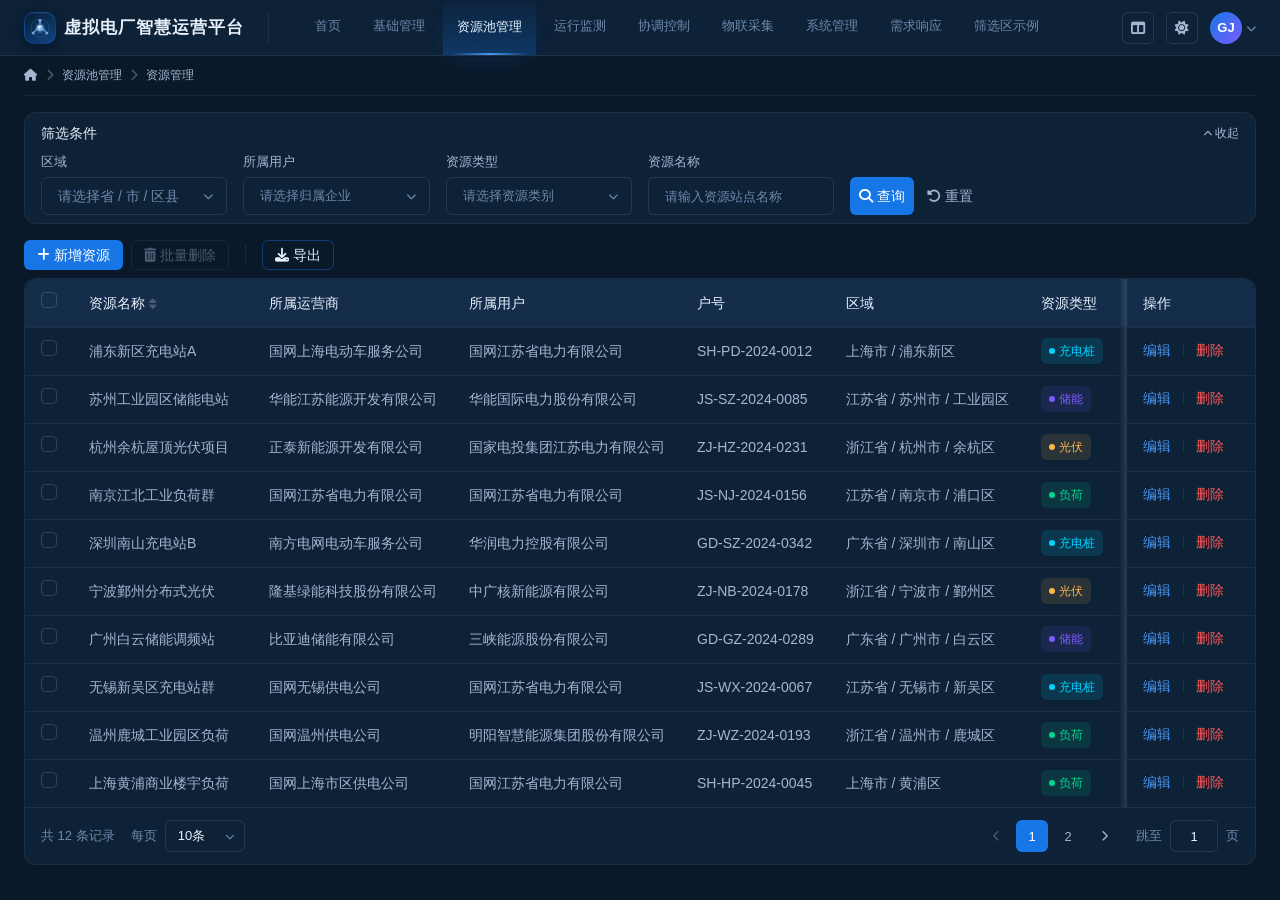
<file: resource-list.html>
<!DOCTYPE html>
<html lang="zh-CN">
<head>
<meta charset="UTF-8">
<meta name="viewport" content="width=device-width, initial-scale=1.0">
<title>资源池管理 - 虚拟电厂智慧运营平台</title>
<script>
try {
  document.documentElement.dataset.theme = localStorage.getItem('vpp-theme') || 'dark';
  document.documentElement.dataset.navLayout = localStorage.getItem('vpp-nav-layout') || 'top';
} catch (e) {
  document.documentElement.dataset.theme = 'dark';
  document.documentElement.dataset.navLayout = 'top';
}
</script>
<link rel="stylesheet" href="https://cdnjs.cloudflare.com/ajax/libs/font-awesome/6.5.1/css/all.min.css">
<style>
/* ==============================
   @font-face — 阿里妈妈数黑体（永久免费商用）
   ============================== */
@font-face {
  font-family: "Alimama ShuHeiTi";
  font-weight: 700;
  src: url("//at.alicdn.com/wf/webfont/kfq1sgJFWQ6g/cPCrTL8ewntCCMPMNgo40.woff2") format("woff2"),
       url("//at.alicdn.com/wf/webfont/kfq1sgJFWQ6g/fu9Q_dW8qzsGtfSSU60a3.woff") format("woff");
  font-display: swap;
}

/* ==============================
   CSS 变量 — 引用颜色/排版/间距/圆角规范
   ============================== */
:root {
  /* 页面背景 */
  --page-bg: #0A1929;
  --card-bg: #0D2137;
  --card-bg-alt: #0F2640;

  /* 固定列不透明背景（表格规范 §12.2） */
  --fixed-bg-default: #0D2137;
  --fixed-bg-hover: #0E2845;
  --fixed-bg-selected: #0F2C4E;
  --fixed-bg-header: #132D4A;

  /* 边框 */
  --border-subtle: rgba(255,255,255,0.06);
  --border-divider: rgba(255,255,255,0.08);
  --border-default: rgba(255,255,255,0.10);
  --border-hover: rgba(255,255,255,0.15);
  --border-active: rgba(22,104,220,0.30);
  --border-secondary: rgba(22,104,220,0.45);
  --border-secondary-hover: rgba(22,104,220,0.55);
  --border-secondary-active: rgba(22,104,220,0.60);

  /* 文本 */
  --text-primary: #E8F0FC;
  --text-secondary: #A3B8D0;
  --text-muted: #6B8AAB;
  --text-disabled: #4A5A70;
  --text-label: #7A96B8;

  /* 主色 */
  --primary-300: #7FB3EF;
  --primary-400: #4897F3;
  --primary-500: #1776E5;
  --primary-600: #095AB8;

  /* 语义色 */
  --green-500: #00D68F;
  --orange-500: #FFB547;
  --red-500: #FF5757;
  --red-400: #FF7070;
  --red-700: #C03838;
  --violet-500: #7C5CFF;
  --cyan-500: #00D4FF;

  /* 字体 */
  --font-sans: -apple-system, BlinkMacSystemFont, "Segoe UI", Roboto, "PingFang SC", "Noto Sans SC", sans-serif;
  --font-mono: "SF Mono", "Fira Code", "JetBrains Mono", Consolas, monospace;

  /* 间距 */
  --space-1: 4px;
  --space-2: 8px;
  --space-3: 12px;
  --space-4: 16px;
  --space-6: 24px;
  --space-8: 32px;
  --space-12: 48px;
  --space-16: 64px;

  /* 圆角 */
  --radius-sm: 6px;
  --radius-md: 8px;
  --radius-lg: 12px;
  --radius-xl: 16px;
  --radius-full: 9999px;

  /* 布局 */
  --header-h: 56px;
  --breadcrumb-h: 40px;
  --content-px: 24px;
  --content-py: 24px;
  --nav-sidebar-w: 220px;

  /* Z-index */
  --z-content: 0;
  --z-fixed-cell: 1;
  --z-sticky: 1;
  --z-table-header: 2;
  --z-fixed-corner: 3;
  --z-sidebar: 100;
  --z-header: 200;
  --z-dropdown: 1000;
  --z-drawer: 1200;
  --z-modal: 1300;
  --z-modal-mask: 1299;
  --z-toast: 1400;
}

:root[data-theme="light"] {
  --page-bg: #F3F7FC;
  --card-bg: #FFFFFF;
  --card-bg-alt: #F7FAFE;

  --fixed-bg-default: #FFFFFF;
  --fixed-bg-hover: #F3F8FF;
  --fixed-bg-selected: #EAF3FF;
  --fixed-bg-header: #E5EDF7;
  --border-subtle: rgba(23,43,67,0.08);
  --border-divider: rgba(23,43,67,0.12);
  --border-default: rgba(23,43,67,0.16);
  --border-hover: rgba(23,43,67,0.24);
  --border-active: rgba(22,104,220,0.38);

  --text-primary: #172B43;
  --text-secondary: #4F647A;
  --text-muted: #75879A;
  --text-disabled: #A8B4C0;
  --text-label: #60758B;
}

:root[data-theme="light"] .header-submenu,
:root[data-theme="light"] .dropdown-panel,
:root[data-theme="light"] .cascader-panel {
  background: #FFFFFF;
  border-color: var(--border-default);
  box-shadow: 0 8px 24px rgba(23,43,67,0.14);
}

/* ==============================
   全局重置
   ============================== */
* {
  margin: 0;
  padding: 0;
  box-sizing: border-box;
}

html, body {
  font-family: var(--font-sans);
  font-size: 14px;
  background-color: var(--page-bg);
  color: var(--text-primary);
  -webkit-font-smoothing: antialiased;
  -moz-osx-font-smoothing: grayscale;
  height: 100vh;
  overflow: hidden;
}

body,
.header,
.breadcrumb,
.content,
.header-nav,
.filter-section,
.table-container,
.modal,
.dropdown-panel,
.cascader-panel,
thead th,
tbody td {
  transition: background-color 200ms ease, color 200ms ease, border-color 200ms ease;
}

/* 滚动条 */
::-webkit-scrollbar {
  width: 6px;
  height: 6px;
}
::-webkit-scrollbar-track {
  background: transparent;
}
::-webkit-scrollbar-thumb {
  background: rgba(255,255,255,0.10);
  border-radius: 9999px;
}
::-webkit-scrollbar-thumb:hover {
  background: rgba(255,255,255,0.15);
}

:root[data-theme="light"] ::-webkit-scrollbar-thumb {
  background: rgba(23,43,67,0.16);
}

:root[data-theme="light"] ::-webkit-scrollbar-thumb:hover {
  background: rgba(23,43,67,0.24);
}

/* ==============================
   顶栏 Header — 56px 固定导航
   ============================== */
.header {
  position: fixed;
  top: 0;
  left: 0;
  right: 0;
  height: var(--header-h);
  background: var(--card-bg);
  border-bottom: 1px solid var(--border-divider);
  display: flex;
  align-items: stretch;
  padding: 0 var(--space-6);
  z-index: var(--z-header);
}

.header-left {
  display: flex;
  align-items: center;
  gap: var(--space-6);
}

.header-logo {
  display: flex;
  align-items: center;
  gap: var(--space-2);
  padding-right: var(--space-6);
  margin-right: var(--space-2);
  border-right: 1px solid var(--border-subtle);
}

.header-logo-icon {
  width: 32px;
  height: 32px;
  border-radius: 10px;
  background: linear-gradient(145deg, #061D35 0%, #0B2B4F 35%, #114480 100%);
  border: 1px solid rgba(23, 118, 229, 0.3);
  display: flex;
  align-items: center;
  justify-content: center;
  flex-shrink: 0;
  position: relative;
  box-shadow:
    0 4px 12px rgba(3, 12, 27, 0.5),
    0 0 0 1px rgba(23, 118, 229, 0.08),
    inset 0 1px 0 rgba(255, 255, 255, 0.05);
}

.header-logo-icon svg {
  width: 20px;
  height: 20px;
}

.header-logo-title {
  font-family: 'Alimama ShuHeiTi', var(--font-sans);
  font-size: 17px;
  font-weight: 700;
  color: var(--text-primary);
  letter-spacing: 1px;
}

.header-nav {
  display: flex;
  align-items: stretch;
  gap: var(--space-1);
  height: 100%;
}

.header-nav-item {
  position: relative;
  display: flex;
  align-items: center;
  padding: 6px 14px;
  font-size: 13px;
  font-weight: 500;
  color: var(--text-muted);
  cursor: pointer;
  transition: all 200ms ease;
  border-bottom: 3px solid transparent;
  margin-bottom: -1px;
  border-radius: var(--radius-sm) var(--radius-sm) 0 0;
  user-select: none;
  white-space: nowrap;
  font-family: var(--font-sans);
  line-height: 1.4;
  letter-spacing: 0;
}

/* 底部霓虹指示条 */
.header-nav-item::after {
  content: '';
  position: absolute;
  bottom: 0;
  left: 50%;
  transform: translateX(-50%);
  width: 0;
  height: 2px;
  border-radius: 2px 2px 0 0;
  background: linear-gradient(90deg, 
    transparent 0%, 
    rgba(72,151,243,0.3) 15%, 
    #4897F3 35%, 
    #7FB3EF 50%, 
    #4897F3 65%, 
    rgba(72,151,243,0.3) 85%, 
    transparent 100%);
  transition: all 300ms cubic-bezier(0.4, 0, 0.2, 1);
  opacity: 0;
  filter: blur(0.3px);
}

/* 顶部电路走线 */
.header-nav-item::before {
  content: '';
  position: absolute;
  top: 0;
  left: 22%;
  right: 22%;
  height: 1px;
  background: linear-gradient(90deg, transparent, rgba(72,151,243,0.35), transparent);
  transition: all 250ms ease;
  opacity: 0;
}

.header-nav-item:hover {
  color: var(--text-primary);
  background: rgba(72,151,243,0.06);
  box-shadow: inset 0 -1px 0 rgba(23,118,229,0.15);
}

.header-nav-item:hover::after {
  width: 50%;
  opacity: 0.6;
}

.header-nav-item:hover::before {
  opacity: 0.4;
}

.header-nav-item.active {
  margin-bottom: -3px;
  color: #E8F4FF;
  background: linear-gradient(180deg, 
    rgba(23,118,229,0.03) 0%,
    rgba(23,118,229,0.08) 25%,
    rgba(23,118,229,0.16) 60%,
    rgba(23,118,229,0.28) 100%);
  border-bottom-color: transparent;
  font-weight: 600;
  box-shadow: 
    0 4px 24px -10px rgba(23,118,229,0.32),
    inset 0 1px 0 rgba(72,151,243,0.14);
  text-shadow: 0 0 14px rgba(72,151,243,0.14);
}

:root[data-theme="light"] .header-nav-item.active {
  color: var(--text-primary);
  background: linear-gradient(180deg,
    rgba(23,118,229,0.01) 0%,
    rgba(23,118,229,0.03) 25%,
    rgba(23,118,229,0.07) 60%,
    rgba(23,118,229,0.12) 100%);
  box-shadow:
    0 4px 20px -12px rgba(23,118,229,0.16),
    inset 0 1px 0 rgba(72,151,243,0.08);
  text-shadow: none;
}

:root[data-theme="light"] .header-nav-item.active::after {
  opacity: 0.72;
  box-shadow: 0 0 8px rgba(23,118,229,0.24);
}

.header-nav-item.active::before {
  opacity: 1;
  background: linear-gradient(90deg, transparent, rgba(72,151,243,0.5), transparent);
}

.header-nav-item.active::after {
  width: 80%;
  opacity: 1;
  height: 2px;
  filter: blur(0px);
  box-shadow: 
    0 0 6px rgba(23,118,229,0.6),
    0 0 18px rgba(23,118,229,0.35),
    0 0 36px rgba(23,118,229,0.15),
    0 1px 0 rgba(23,118,229,0.4);
}

/* ==============================
   二级菜单下拉面板
   ============================== */
.header-nav-dropdown {
  position: relative;
}

.header-submenu {
  position: absolute;
  top: 100%;
  left: 0;
  min-width: 160px;
  background: linear-gradient(180deg, #0F1D32 0%, #0C182B 100%);
  border: 1px solid rgba(23,118,229,0.25);
  border-top: none;
  border-radius: 0 0 var(--radius-md) var(--radius-md);
  box-shadow: 
    0 8px 32px rgba(0,0,0,0.5),
    0 0 20px -4px rgba(23,118,229,0.15);
  padding: var(--space-2) 0;
  opacity: 0;
  visibility: hidden;
  transform: translateY(-4px);
  transition: all 200ms cubic-bezier(0.4, 0, 0.2, 1);
  z-index: calc(var(--z-header) + 1);
  pointer-events: none;
}

.header-nav-dropdown:hover .header-submenu,
.header-nav-dropdown:focus-within .header-submenu,
.header-nav-dropdown.open .header-submenu {
  opacity: 1;
  visibility: visible;
  transform: translateY(0);
  pointer-events: auto;
}

.header-submenu-item {
  display: flex;
  align-items: center;
  min-height: 38px;
  margin: 2px 6px;
  padding: 0 16px 0 28px;
  border-radius: 6px;
  font-size: 13px;
  font-weight: 500;
  color: var(--text-secondary);
  cursor: pointer;
  transition: all 150ms ease;
  white-space: nowrap;
  position: relative;
  font-family: var(--font-sans);
  line-height: 1.4;
  letter-spacing: 0;
}

.header-submenu-item::after {
  content: '';
  position: absolute;
  left: 10px;
  top: 50%;
  transform: translateY(-50%);
  width: 3px;
  height: 12px;
  border-radius: 3px;
  background: var(--primary-400);
  opacity: 0;
  transform: translateY(-50%) scaleY(.5);
  transition: opacity 160ms ease, transform 160ms ease;
}

.header-submenu-item:hover {
  color: #D7E9FF;
  background: linear-gradient(90deg, rgba(23,118,229,.13), rgba(23,118,229,.05));
}

.header-submenu-item:hover::after {
  opacity: 0;
  transform: translateY(-50%) scaleY(.5);
}

.header-submenu-item.active {
  color: #FFFFFF;
  background: linear-gradient(90deg, rgba(23,118,229,.28), rgba(23,118,229,.12));
  font-weight: 600;
  box-shadow: inset 0 0 0 1px rgba(91,160,245,.10);
}

.header-submenu-item.active::after {
  opacity: 1;
  transform: translateY(-50%) scaleY(1);
}

:root[data-theme="light"] .header-submenu-item:hover {
  color: #165EA8;
  background: linear-gradient(90deg, rgba(23,118,229,.09), rgba(23,118,229,.035));
}

:root[data-theme="light"] .header-submenu-item.active {
  color: #174F8F;
  background: linear-gradient(90deg, rgba(23,118,229,.15), rgba(23,118,229,.07));
  box-shadow: inset 0 0 0 1px rgba(23,118,229,.06);
}

.header-right {
  margin-left: auto;
  display: flex;
  align-items: center;
  gap: var(--space-3);
}

.nav-layout-toggle,
.theme-toggle {
  width: 32px;
  height: 32px;
  border: 1px solid var(--border-default);
  border-radius: var(--radius-sm);
  background: transparent;
  color: var(--text-secondary);
  display: inline-flex;
  align-items: center;
  justify-content: center;
  cursor: pointer;
  transition: all 150ms ease;
}

.nav-layout-toggle:hover,
.theme-toggle:hover {
  color: var(--primary-400);
  border-color: var(--border-hover);
  background: rgba(23,118,229,0.08);
}

.nav-layout-toggle:focus-visible,
.theme-toggle:focus-visible {
  outline: 2px solid var(--border-active);
  outline-offset: 2px;
}

.nav-layout-toggle i,
.theme-toggle i {
  font-size: 14px;
}

/* 左侧菜单布局 */
:root[data-nav-layout="side"] .header-nav {
  position: fixed;
  top: var(--header-h);
  bottom: 0;
  left: 0;
  width: var(--nav-sidebar-w);
  height: auto;
  padding: var(--space-4) var(--space-3);
  flex-direction: column;
  align-items: stretch;
  gap: var(--space-1);
  background: var(--card-bg);
  border-right: 1px solid var(--border-divider);
  z-index: var(--z-sidebar);
}

:root[data-nav-layout="side"] .header-nav-item {
  min-height: 40px;
  padding: 0 var(--space-3);
  margin: 0;
  border: 0;
  border-radius: var(--radius-sm);
  flex-shrink: 0;
}

:root[data-nav-layout="side"] .header-nav-item.active {
  margin: 0;
}

:root[data-nav-layout="side"] .header-nav-item::before {
  display: none;
}

:root[data-nav-layout="side"] .header-nav-item::after {
  top: 50%;
  bottom: auto;
  left: 0;
  width: 2px;
  height: 56%;
  transform: translateY(-50%);
  background: var(--primary-400);
}

:root[data-nav-layout="side"] .header-nav-item:hover::after {
  width: 2px;
}

:root[data-nav-layout="side"] .header-nav-item.active::after {
  width: 2px;
  height: 64%;
}

:root[data-nav-layout="side"] .header-submenu {
  top: 0;
  left: calc(100% + var(--space-1));
  border: 1px solid var(--border-default);
  border-radius: var(--radius-md);
  transform: translateX(-4px);
}

:root[data-nav-layout="side"] .header-nav-dropdown:hover .header-submenu,
:root[data-nav-layout="side"] .header-nav-dropdown:focus-within .header-submenu,
:root[data-nav-layout="side"] .header-nav-dropdown.open .header-submenu {
  transform: translateX(0);
}

:root[data-nav-layout="side"] .content {
  left: var(--nav-sidebar-w);
  top: var(--header-h);
}

:root[data-nav-layout="side"] .header-logo {
  border-right: none;
}

.header-avatar {
  width: 32px;
  height: 32px;
  border-radius: var(--radius-full);
  background: linear-gradient(135deg, var(--primary-500), var(--violet-500));
  display: flex;
  align-items: center;
  justify-content: center;
  font-size: 13px;
  font-weight: 600;
  color: #FFFFFF;
  cursor: pointer;
  transition: all 150ms ease;
}

.header-avatar:hover {
  transform: scale(1.05);
  box-shadow: 0 0 0 2px rgba(23,118,229,0.30);
}

.header-avatar-wrapper {
  position: relative;
  display: flex;
  align-items: center;
  gap: 4px;
  cursor: pointer;
  user-select: none;
}

.header-avatar-arrow {
  font-size: 10px;
  color: var(--text-muted);
  transition: transform 200ms ease;
}

.header-avatar-wrapper.open .header-avatar-arrow {
  transform: rotate(180deg);
}

.dropdown-divider {
  height: 1px;
  background: var(--border-divider);
  margin: 2px 8px;
}

/* ==============================
   面包屑 — 40px
   ============================== */
.breadcrumb {
  position: static;
  flex: 0 0 auto;
  height: var(--breadcrumb-h);
  min-height: var(--breadcrumb-h);
  background: transparent;
  border-bottom: 1px solid var(--border-subtle);
  display: flex;
  align-items: center;
  padding: 0;
  margin: 0 0 var(--space-4);
}

.breadcrumb-list {
  display: flex;
  align-items: center;
  gap: var(--space-2);
  font-size: 12px;
}

.breadcrumb-item {
  color: var(--text-secondary);
  cursor: pointer;
  transition: color 150ms ease;
}

.breadcrumb-item:hover {
  color: var(--primary-400);
}

.breadcrumb-item.current {
  color: var(--text-secondary);
  cursor: default;
}

.breadcrumb-item.current:hover {
  color: var(--text-secondary);
}

.breadcrumb-separator {
  color: var(--text-disabled);
  font-size: 12px;
}

/* ==============================
   内容区
   ============================== */
.content {
  position: fixed;
  top: var(--header-h);
  left: 0;
  right: 0;
  bottom: 0;
  padding: 0 var(--content-px) var(--content-py);
  overflow-y: auto;
}

/* ==============================
   筛选区 — 引用表格规范 §6
   ============================== */
.filter-section {
  background: var(--card-bg);
  border-radius: var(--radius-lg);
  border: 1px solid var(--border-subtle);
  padding: var(--space-2) var(--space-4);
  margin: 0 0 var(--space-4);
}

.filter-header {
  display: flex;
  align-items: center;
  justify-content: space-between;
  min-height: 24px;
  margin-bottom: var(--space-2);
}

.filter-title {
  font-size: 14px;
  font-weight: 500;
  color: var(--text-primary);
}

.filter-row {
  display: grid;
  grid-template-columns: minmax(0, 1fr);
  align-items: flex-end;
  gap: var(--space-4);
}

.filter-section.is-collapsed .filter-header {
  margin-bottom: 0;
}

.filter-section.is-collapsed .filter-row {
  display: none;
}

.filter-grid {
  display: contents;
}

.filter-section.is-collapsed .filter-grid {
  display: none;
}

.filter-item {
  display: flex;
  flex-direction: column;
}

.filter-label {
  font-size: 13px;
  font-weight: 400;
  color: var(--text-secondary);
  margin-bottom: var(--space-1);
  white-space: nowrap;
}

/* 自定义下拉/输入框通用样式 — 引用表单规范 §2 */
.filter-control {
  position: relative;
  width: 100%;
}

.filter-input {
  width: 100%;
  height: 38px;
  background: transparent;
  border: 1px solid var(--border-default);
  border-radius: var(--radius-sm);
  padding: 0 var(--space-4);
  font-size: 14px;
  font-weight: 400;
  font-family: var(--font-sans);
  color: var(--text-primary);
  outline: none;
  transition: all 150ms ease;
  cursor: pointer;
}

.filter-input::placeholder {
  color: var(--text-muted);
}

.filter-input:hover {
  border-color: var(--border-hover);
}

.filter-input:focus,
.filter-input.active {
  border-color: var(--border-active);
  box-shadow: 0 0 0 3px rgba(23,118,229,0.10);
  background: rgba(23,118,229,0.06);
}

/* 搜索输入框 */
.filter-search {
  position: relative;
  width: 100%;
}

.filter-search input {
  width: 100%;
  height: 38px;
  background: transparent;
  border: 1px solid var(--border-default);
  border-radius: var(--radius-sm);
  padding: 0 var(--space-4);
  font-size: 14px;
  font-weight: 400;
  font-family: var(--font-sans);
  color: var(--text-primary);
  outline: none;
  transition: all 150ms ease;
}

.filter-search input::placeholder {
  color: var(--text-muted);
  font-size: 13px;
}

.filter-search input:hover {
  border-color: var(--border-hover);
}

.filter-search input:focus {
  border-color: var(--border-active);
  box-shadow: 0 0 0 3px rgba(23,118,229,0.10);
}

/* 下拉箭头 */
.filter-input .dropdown-arrow {
  position: absolute;
  right: 14px;
  top: 50%;
  transform: translateY(-50%);
  font-size: 10px;
  color: var(--text-muted);
  pointer-events: none;
  transition: transform 200ms ease;
}

.filter-input.open .dropdown-arrow {
  transform: translateY(-50%) rotate(180deg);
}

.filter-input-text {
  display: flex;
  align-items: center;
  justify-content: space-between;
  width: 100%;
  height: 100%;
}

.filter-input-value {
  font-size: 13px;
  color: var(--text-primary);
  overflow: hidden;
  text-overflow: ellipsis;
  white-space: nowrap;
}

.filter-input-value.placeholder {
  color: var(--text-muted);
}

.filter-actions {
  display: flex;
  align-items: center;
  justify-content: flex-start;
  gap: var(--space-1);
}

@media (min-width: 768px) {
  .filter-row { grid-template-columns: repeat(3, minmax(0, 1fr)); }
}

@media (min-width: 1200px) {
  .filter-row { grid-template-columns: repeat(6, minmax(0, 1fr)); }
}

.filter-actions .filter-query,
.filter-actions .filter-reset {
  width: 64px;
}

.filter-actions .filter-query {
  gap: var(--space-1);
}

.filter-actions .filter-reset {
  gap: var(--space-1);
}

.filter-toggle {
  margin-left: auto;
  font-size: 12px;
  gap: var(--space-1);
}

.filter-toggle i {
  font-size: 9px;
  transition: transform 200ms ease;
}

.filter-toggle span {
  font-size: 12px;
}

.filter-section.is-collapsed .filter-toggle i {
  transform: rotate(180deg);
}

/* ==============================
   按钮 — 引用按钮规范
   ============================== */
.btn {
  display: inline-flex;
  align-items: center;
  justify-content: center;
  gap: var(--space-2);
  font-size: 14px;
  font-weight: 500;
  font-family: var(--font-sans);
  border-radius: var(--radius-sm);
  border: none;
  cursor: pointer;
  transition: all 150ms ease;
  white-space: nowrap;
  outline: none;
}

/* Primary 主按钮 */
.btn-primary {
  background: var(--primary-500);
  color: #FFFFFF;
  padding: 0 var(--space-4);
  height: 38px;
  border: 1px solid transparent;
}

.btn-primary:hover {
  background: var(--primary-400);
}

.btn-primary:active {
  background: var(--primary-600);
}

/* Secondary 次按钮 */
.btn-secondary {
  background: transparent;
  color: var(--text-primary);
  padding: 0 var(--space-4);
  height: 38px;
  border: 1px solid var(--border-secondary);
}

.btn-secondary:hover {
  background: rgba(22,104,220,0.08);
  border-color: var(--border-secondary-hover);
}

.btn-secondary:active {
  background: rgba(22,104,220,0.15);
  border-color: var(--border-secondary-active);
}

/* Ghost 幽灵按钮 */
.btn-ghost {
  background: transparent;
  color: var(--text-secondary);
  padding: 0 var(--space-4);
  height: 38px;
  border: 1px solid transparent;
}

.btn-ghost:hover {
  background: rgba(255,255,255,0.06);
  color: var(--text-primary);
}

/* Danger Outline 危险边框按钮 */
.btn-danger-outline {
  background: transparent;
  color: var(--red-500);
  padding: 0 var(--space-4);
  height: 38px;
  border: 1px solid var(--red-500);
}

.btn-danger-outline:hover {
  background: rgba(255,87,87,0.08);
}

.btn-danger-outline:active {
  background: rgba(255,87,87,0.15);
}

/* Danger 危险按钮 — 引用按钮规范 §1.4 */
.btn-danger {
  background: var(--red-700);
  color: #FFFFFF;
  padding: 0 var(--space-4);
  height: 38px;
  border: 1px solid var(--red-700);
}

.btn-danger:hover {
  background: #D04040;
  border-color: #D04040;
}

.btn-danger:active {
  background: #A83030;
  border-color: #A83030;
}

/* Small 尺寸 */
.btn-sm {
  height: 30px;
  padding: 0 var(--space-3);
  font-size: 14px;
}

/* ==============================
   操作按钮栏 — 引用表格规范 §2
   ============================== */
.action-bar {
  display: flex;
  align-items: center;
  gap: var(--space-2);
  margin-bottom: var(--space-2);
}

.action-divider {
  width: 1px;
  height: 20px;
  background: var(--border-divider);
  margin: 0 var(--space-2);
}

/* ==============================
   表格容器 — 引用表格规范
   ============================== */
.table-container {
  background: var(--card-bg);
  border-radius: var(--radius-lg);
  border: 1px solid var(--border-subtle);
}

.table-scroll {
  overflow-x: auto;
  border-radius: var(--radius-lg);
}

table {
  width: 100%;
  border-collapse: collapse;
  table-layout: auto;
}

thead tr,
tbody tr {
  height: 48px;
}

thead th {
  background: var(--fixed-bg-header);
  height: 48px;
  font-size: 14px;
  font-weight: 500;
  line-height: 22px;
  color: var(--text-primary);
  text-align: left;
  padding: 0 16px;
  vertical-align: middle;
  border-bottom: 1px solid var(--border-divider);
  white-space: nowrap;
  position: sticky;
  top: 0;
  z-index: var(--z-table-header);
}

th.sortable {
  cursor: pointer;
  user-select: none;
}
th.sortable:hover {
  color: var(--primary-400);
}
th.sortable .sort-icon {
  margin-left: 4px;
  font-size: 12px;
  color: var(--text-disabled);
  transition: color 150ms ease;
}
th.sortable.asc .sort-icon,
th.sortable.desc .sort-icon {
  color: var(--primary-400);
}

tbody td {
  height: 48px;
  font-size: 14px;
  font-weight: 400;
  color: var(--text-secondary);
  line-height: 22px;
  padding: 0 16px;
  vertical-align: middle;
  border-bottom: 1px solid var(--border-subtle);
  white-space: nowrap;
}

tbody tr {
  transition: background 150ms ease;
}

tbody tr:hover {
  background: rgba(23,118,229,0.06);
}

tbody tr.selected {
  background: rgba(23,118,229,0.10);
}

tbody tr.selected:hover {
  background: rgba(23,118,229,0.10);
}

tbody tr:last-child td {
  border-bottom: none;
}

/* 数字列 — 左对齐由共享表格样式提供，保留等宽字体 */
td.num {
  font-family: var(--font-mono);
}

/* 日期列 */
td.date {}

/* 文本列超长省略 */
.td-text-ellipsis {
  max-width: 180px;
  overflow: hidden;
  text-overflow: ellipsis;
}

/* ========== 固定列（表格规范 §12） ========== */

/* 固定列列宽 — 必须显式设定以保证 sticky offset 计算准确 */
th.col-fixed-checkbox, td.col-fixed-checkbox { width: 48px; min-width: 48px; }
th.col-fixed-name,     td.col-fixed-name     { width: 180px; min-width: 180px; }
th.col-fixed-ops,      td.col-fixed-ops      { width: 128px; min-width: 128px; }

/* 左固定列基础 */
th.col-fixed-left, td.col-fixed-left {
  position: sticky;
  left: 0;
  overflow: visible;
}
/* 第 2 列左固定偏移 = 第 1 列宽度 (48px) */
th.col-fixed-left.col-fixed-name, td.col-fixed-left.col-fixed-name {
  left: 48px;
}

/* 右固定列基础 */
th.col-fixed-right, td.col-fixed-right {
  position: sticky;
  right: 0;
  overflow: visible;
}

/* Z-Index 层级：角落 th (3) > 普通 th (2) > 固定 td (1) > 普通 td (0) */
thead th.col-fixed-left,
thead th.col-fixed-right {
  z-index: var(--z-fixed-corner);
}
tbody td.col-fixed-left,
tbody td.col-fixed-right {
  z-index: var(--z-fixed-cell);
}

/* 不透明背景 — td（表格规范 §12.2 + §12.6） */
tbody td.col-fixed-left,
tbody td.col-fixed-right {
  background: var(--fixed-bg-default);
}
tbody tr:hover td.col-fixed-left,
tbody tr:hover td.col-fixed-right {
  background: var(--fixed-bg-hover);
}
tbody tr.selected td.col-fixed-left,
tbody tr.selected td.col-fixed-right {
  background: var(--fixed-bg-selected);
}
tbody tr.selected:hover td.col-fixed-left,
tbody tr.selected:hover td.col-fixed-right {
  background: var(--fixed-bg-selected);
}

/* 不透明背景 — th */
thead th.col-fixed-left,
thead th.col-fixed-right {
  background: var(--fixed-bg-header);
}

/* Checkbox — 引用表单规范 §4.1 */
.checkbox {
  width: 16px;
  height: 16px;
  border: 1.5px solid var(--border-hover);
  border-radius: 4px;
  background: transparent;
  cursor: pointer;
  display: inline-flex;
  align-items: center;
  justify-content: center;
  transition: all 150ms ease;
  flex-shrink: 0;
}

.checkbox:hover {
  border-color: var(--primary-400);
}

.checkbox.checked {
  background: var(--primary-500);
  border-color: var(--primary-500);
}

.checkbox.checked::after {
  content: '';
  width: 5px;
  height: 9px;
  border: solid #FFFFFF;
  border-width: 0 2px 2px 0;
  transform: rotate(45deg);
  margin-bottom: 1px;
}

.checkbox.indeterminate {
  background: var(--primary-500);
  border-color: var(--primary-500);
}

.checkbox.indeterminate::after {
  content: '';
  width: 8px;
  height: 2px;
  background: #FFFFFF;
  border-radius: 1px;
}

/* 标签列 — 资源类型 */
.tag {
  display: inline-flex;
  align-items: center;
  gap: 4px;
  padding: 2px 8px;
  font-size: 12px;
  font-weight: 500;
  border-radius: var(--radius-sm);
  white-space: nowrap;
}

.tag-dot {
  width: 6px;
  height: 6px;
  border-radius: var(--radius-full);
}

.tag-charging { background: rgba(0,212,255,0.12); color: var(--cyan-500); }
.tag-charging .tag-dot { background: var(--cyan-500); }

.tag-storage { background: rgba(124,92,255,0.12); color: var(--violet-500); }
.tag-storage .tag-dot { background: var(--violet-500); }

.tag-solar { background: rgba(255,181,71,0.12); color: var(--orange-500); }
.tag-solar .tag-dot { background: var(--orange-500); }

.tag-load { background: rgba(0,214,143,0.12); color: var(--green-500); }
.tag-load .tag-dot { background: var(--green-500); }

/* 操作列 — 引用按钮规范 §1.7 Link */
.action-links {
  display: flex;
  align-items: center;
  flex-wrap: nowrap;
  gap: 0;
}

.action-link {
  font-size: 14px;
  font-weight: 400;
  color: var(--primary-400);
  cursor: pointer;
  transition: color 150ms ease;
  background: transparent;
  border: none;
  padding: 0;
  white-space: nowrap;
}

.action-link:hover {
  color: var(--primary-300);
}

.action-link:active {
  color: var(--primary-500);
}

.action-link--danger {
  color: var(--red-500);
}

.action-link--danger:hover {
  color: var(--red-400);
}

.action-link--danger:active {
  color: var(--red-700);
}

.action-separator {
  width: 1px;
  height: 12px;
  background: var(--border-divider);
  margin: 0 var(--space-3);
}

/* ==============================
   分页器 — 引用表格规范 §9
   ============================== */
.pagination {
  display: flex;
  align-items: center;
  justify-content: space-between;
  gap: var(--space-4);
  padding: 12px 16px;
  border-top: 1px solid var(--border-divider);
}

.pagination-left {
  display: flex;
  align-items: center;
  gap: var(--space-4);
}

.pagination-right {
  display: flex;
  align-items: center;
  gap: var(--space-4);
}

.pagination-total {
  font-size: 13px;
  color: var(--text-muted);
}

.page-size-select {
  display: flex;
  align-items: center;
  gap: var(--space-2);
  font-size: 13px;
  color: var(--text-muted);
}

.page-size-trigger {
  height: 32px;
  background: transparent;
  border: 1px solid var(--border-default);
  border-radius: var(--radius-sm);
  padding: 0 28px 0 12px;
  font-size: 13px;
  color: var(--text-primary);
  cursor: pointer;
  position: relative;
  transition: all 150ms ease;
  display: flex;
  align-items: center;
  min-width: 80px;
}

.page-size-trigger:hover {
  border-color: var(--border-hover);
}

.page-size-trigger i {
  position: absolute;
  right: 10px;
  font-size: 9px;
  color: var(--text-muted);
}

.page-numbers {
  display: flex;
  align-items: center;
  gap: var(--space-1);
}

.page-btn {
  min-width: 32px;
  height: 32px;
  display: flex;
  align-items: center;
  justify-content: center;
  border-radius: var(--radius-sm);
  font-size: 13px;
  color: var(--text-secondary);
  cursor: pointer;
  transition: all 150ms ease;
  background: transparent;
  border: none;
  padding: 0 6px;
}

.page-btn:hover {
  color: var(--text-primary);
  background: rgba(23,118,229,0.08);
}

.page-btn.active {
  color: #FFFFFF;
  background: var(--primary-500);
}

.page-btn.disabled {
  color: var(--text-disabled);
  cursor: not-allowed;
}

.page-btn.disabled:hover {
  background: transparent;
  color: var(--text-disabled);
}

.page-ellipsis {
  color: var(--text-muted);
  font-size: 13px;
  padding: 0 var(--space-1);
}

.page-jump {
  display: flex;
  align-items: center;
  gap: var(--space-2);
  font-size: 13px;
  color: var(--text-muted);
}

.page-jump input {
  width: 48px;
  height: 32px;
  background: transparent;
  border: 1px solid var(--border-default);
  border-radius: var(--radius-sm);
  text-align: center;
  font-size: 13px;
  color: var(--text-primary);
  font-family: var(--font-sans);
  outline: none;
  transition: all 150ms ease;
}

.page-jump input:hover {
  border-color: var(--border-hover);
}

.page-jump input:focus {
  border-color: var(--border-active);
  box-shadow: 0 0 0 3px rgba(23,118,229,0.10);
}

/* ==============================
   下拉面板 — 引用表单规范 §3
   ============================== */
.dropdown-panel {
  position: absolute;
  top: calc(100% + 4px);
  left: 0;
  min-width: 100%;
  background: var(--card-bg-alt);
  border: 1px solid rgba(22,104,220,0.20);
  border-radius: var(--radius-md);
  box-shadow: 0 8px 24px rgba(0,0,0,0.40);
  padding: var(--space-1);
  z-index: var(--z-dropdown);
  display: none;
  max-height: 300px;
  overflow-y: auto;
}

.dropdown-panel.show {
  display: block;
}

/* 头像下拉面板 — 右对齐，定位在 wrapper 之后覆盖 base 的 min-width: 100% */
.dropdown-panel--avatar {
  position: absolute;
  top: calc(100% + 8px);
  left: auto;
  right: 0;
  min-width: 120px;
  width: auto;
  max-height: none;
  overflow-y: visible;
  padding: var(--space-1);
  background: var(--card-bg-alt);
  border: 1px solid var(--border-default);
  border-radius: var(--radius-md);
  box-shadow: 0 8px 24px rgba(0,0,0,0.40);
  z-index: 300;
}

.dropdown-panel--avatar .dropdown-option {
  padding: 10px 14px;
  font-size: 14px;
  justify-content: center;
}

.dropdown-option {
  padding: 8px 12px;
  font-size: 14px;
  font-weight: 400;
  color: var(--text-secondary);
  border-radius: var(--radius-sm);
  cursor: pointer;
  transition: all 150ms ease;
  display: flex;
  align-items: center;
  justify-content: space-between;
  white-space: nowrap;
}

.dropdown-option:hover {
  background: rgba(23,118,229,0.08);
  color: var(--text-primary);
}

.dropdown-option.selected {
  background: rgba(23,118,229,0.12);
  color: var(--primary-400);
  font-weight: 500;
}

.dropdown-option.selected i {
  font-size: 11px;
  color: var(--primary-400);
}

/* 级联选择面板 */
/* ==============================
   级联面板 — 遵循 VPP 颜色 / 表单 / 圆角规范
   参考: color-spec §5 提升表面, form-spec §3 下拉框面板, form-spec §4.1 复选框
   ============================== */
.cascader-panel {
  position: absolute;
  top: calc(100% + 4px);
  left: 0;
  background: var(--card-bg-alt);                /* #0F2640 — 提升表面 */
  border: 1px solid rgba(22,104,220,0.20);        /* form-spec §3.1 强调边框 */
  border-radius: var(--radius-md);                /* 8px */
  box-shadow: 0 8px 24px rgba(0,0,0,0.40);        /* form-spec §3.1 */
  z-index: var(--z-dropdown);
  display: none;
}

.cascader-panel.show {
  display: flex;
  flex-direction: column;   /* 列行在上，footer 在下 */
  flex-wrap: nowrap;
}

/* 列行容器：所有级联列始终在同一行向右展开 */
.cascader-body {
  display: flex;
  flex-direction: row;
  flex-wrap: nowrap;
  flex-shrink: 0;
  overflow: hidden;
}

/* ---- 列 ---- */
.cascader-column {
  box-sizing: border-box;
  width: 180px;
  max-height: 204px;
  overflow-y: auto;
  border-right: 1px solid var(--border-subtle);
  flex-shrink: 0;
}

.cascader-column:last-child {
  border-right: none;
}

/* 滚动条 */
.cascader-column::-webkit-scrollbar {
  width: 6px;
}
.cascader-column::-webkit-scrollbar-thumb {
  background: rgba(255,255,255,0.10);
  border-radius: 3px;
}
.cascader-column::-webkit-scrollbar-thumb:hover {
  background: rgba(255,255,255,0.15);
}
.cascader-column::-webkit-scrollbar-track {
  background: transparent;
}

/* ---- 选项行 ---- */
.cascader-option {
  min-height: 34px;
  padding: 6px 12px;
  font-size: 14px;
  font-weight: 400;
  color: var(--text-secondary);                   /* #A3B8D0 — form-spec §3.2 默认 */
  cursor: pointer;
  transition: all 150ms ease;
  display: flex;
  align-items: center;
  gap: 8px;
  white-space: nowrap;
  position: relative;
  border-radius: var(--radius-sm);                /* 6px — form-spec §3.2 */
  margin: 1px 4px;
}

.cascader-option:hover {
  background: rgba(23,118,229,0.08);              /* form-spec §3.2 Hover */
  color: var(--text-primary);                     /* #E8F0FC */
}

.cascader-option.is-active {
  color: var(--text-primary);                     /* #E8F0FC */
  background: rgba(23,118,229,0.08);
}

.cascader-option.is-checked {
  color: var(--primary-400);                      /* #4897F3 — form-spec §3.2 选中 */
  font-weight: 500;
}

.cascader-option.is-checked.is-active {
  color: var(--primary-300);                      /* #7FB3EF */
}

.cascader-option .el-cascader-node__label {
  flex: 1;
  overflow: hidden;
  text-overflow: ellipsis;
}

.cascader-option .el-cascader-node__arrow {
  font-size: 12px;
  color: var(--text-muted);                       /* #6B8AAB */
  transition: transform 0.15s ease;
  flex-shrink: 0;
}

.cascader-option:hover .el-cascader-node__arrow {
  color: var(--text-secondary);                   /* #A3B8D0 */
}

/* ---- 全选行 ---- */
.cascader-option--all {
  border-bottom: 1px solid var(--border-subtle);   /* rgba(255,255,255,0.06) */
  font-weight: 500;
  color: var(--text-secondary);                    /* #A3B8D0 */
  border-radius: 0;
  margin: 0 4px 1px 4px;
}

.cascader-option--all:hover {
  background: rgba(23,118,229,0.08);
}

/* ---- 复选框 — 遵循 form-spec §4.1 ---- */
.cascader-checkbox {
  width: 16px;
  height: 16px;
  border-radius: 4px;
  border: 1.5px solid var(--border-hover);        /* 随深浅主题切换的默认边框 */
  background: transparent;
  display: inline-flex;
  align-items: center;
  justify-content: center;
  flex-shrink: 0;
  transition: all 0.15s ease;
  cursor: pointer;
  box-sizing: border-box;
  position: relative;
}

.cascader-option:hover .cascader-checkbox:not(.checked):not(.partial) {
  border-color: var(--primary-400);               /* #4897F3 — form-spec §4.1 Hover */
}

.cascader-checkbox.checked {
  background: var(--primary-500);                 /* #1776E5 — form-spec §4.1 选中 */
  border-color: var(--primary-500);
}

.cascader-checkbox.checked::after {
  content: '';
  position: absolute;
  width: 5px;
  height: 9px;
  border: solid #FFFFFF;
  border-width: 0 2px 2px 0;
  transform: rotate(45deg);
  margin-bottom: 1px;
  box-sizing: border-box;
}

.cascader-checkbox.partial {
  background: var(--primary-500);                 /* #1776E5 */
  border-color: var(--primary-500);
}

.cascader-checkbox.partial::after {
  content: '';
  position: absolute;
  width: 8px;
  height: 2px;
  background: #FFFFFF;
  border-radius: 1px;
}

/* ---- 底部操作栏 ---- */
.cascader-footer-bar {
  align-self: stretch;          /* flex column 交叉轴自动撑满，替代 width:100% 避免百分比计算异常 */
  display: flex;
  align-items: center;
  justify-content: space-between;
  padding: 8px 10px;
  border-top: 1px solid var(--border-subtle);      /* rgba(255,255,255,0.06) */
  gap: 6px;
  flex-shrink: 0;
}

.cascader-footer-bar-count {
  font-size: 12px;
  color: var(--text-muted);                        /* #6B8AAB */
  white-space: nowrap;
  flex-shrink: 0;
}

.cascader-footer-bar-btn {
  font-size: 12px;
  height: 28px;
  padding: 0 10px;
  border-radius: var(--radius-sm);                 /* 6px */
  border: 1px solid var(--border-secondary);       /* rgba(22,104,220,0.45) — 次按钮 */
  background: transparent;
  color: var(--text-secondary);                    /* #A3B8D0 */
  cursor: pointer;
  transition: all 150ms ease;
  white-space: nowrap;
  line-height: 26px;
  font-family: var(--font-sans);
}

.cascader-footer-bar-btn:hover {
  color: var(--primary-400);                       /* #4897F3 */
  border-color: var(--border-secondary-hover);     /* rgba(22,104,220,0.55) */
}

.cascader-footer-bar-btn--confirm {
  background: var(--primary-500);                  /* #1776E5 */
  color: #FFFFFF;
  border-color: var(--primary-500);
}

.cascader-footer-bar-btn--confirm:hover {
  background: var(--primary-400);                  /* #4897F3 */
  border-color: var(--primary-400);
  color: #FFFFFF;
}

/* 多选 trigger */
.filter-input--multi {
  cursor: pointer;
  min-height: 38px;
  height: auto;
  padding: 4px 6px 4px 10px;
  display: flex;
  align-items: center;
  gap: 4px;
}

.filter-input-tags {
  flex: 1;
  display: flex;
  flex-wrap: wrap;
  gap: 4px;
  align-items: center;
  min-width: 0;
  overflow: hidden;
}

.filter-input-placeholder {
  font-size: 14px;
  color: var(--text-muted);
  white-space: nowrap;
}

.filter-input-tag {
  display: inline-flex;
  align-items: center;
  gap: 4px;
  padding: 2px 8px;
  font-size: 12px;
  color: #D0E4FF;
  background: rgba(23,118,229,0.18);
  border: 1px solid rgba(23,118,229,0.25);
  border-radius: var(--radius-full);
  white-space: nowrap;
  max-width: 140px;
  overflow: hidden;
  text-overflow: ellipsis;
}

.filter-input-tag-close {
  cursor: pointer;
  font-size: 10px;
  color: rgba(127,179,239,0.7);
  transition: color 150ms ease;
  line-height: 1;
}

.filter-input-tag-close:hover {
  color: #fff;
}

.filter-input-tag-more {
  font-size: 12px;
  color: var(--primary-400);
  white-space: nowrap;
  flex-shrink: 0;
}

.filter-input-actions {
  display: flex;
  align-items: center;
  gap: 4px;
  flex-shrink: 0;
}

.filter-input-count {
  font-size: 12px;
  font-weight: 500;
  color: var(--primary-400);
  white-space: nowrap;
}


/* 批量选中内联提示 */
.batch-count {
  font-size: 13px;
  font-weight: 500;
  color: var(--primary-300);
  white-space: nowrap;
}

.batch-clear {
  font-size: 13px;
  color: var(--primary-400);
  cursor: pointer;
  background: transparent;
  border: none;
  padding: 0;
  transition: color 150ms ease;
  white-space: nowrap;
}

.batch-clear:hover {
  color: var(--primary-200);
}

/* Toast 通知 */
.toast {
  position: fixed;
  top: 24px;
  left: 50%;
  transform: translateX(-50%) translateY(-8px);
  display: flex;
  align-items: center;
  gap: var(--space-2);
  padding: 12px 16px;
  background: var(--card-bg);
  border: 1px solid var(--border-divider);
  border-radius: var(--radius-md);
  box-shadow: 0 8px 24px rgba(0,0,0,0.40);
  z-index: var(--z-toast);
  font-size: 14px;
  color: var(--text-primary);
  opacity: 0;
  transition: all 250ms cubic-bezier(0.16,1,0.3,1);
  pointer-events: none;
}

.toast.show {
  opacity: 1;
  transform: translateX(-50%) translateY(0);
}

.toast.success i { color: var(--green-500); }
.toast.error i { color: var(--red-500); }
.toast.info i { color: var(--primary-400); }

/* 遮罩层 — 引用弹窗规范 */
.overlay {
  position: fixed;
  inset: 0;
  background: rgba(0,0,0,0.60);
  z-index: var(--z-modal-mask);
  opacity: 0;
  transition: opacity 200ms ease;
  pointer-events: none;
}

.overlay.show {
  opacity: 1;
  pointer-events: auto;
}

/* 弹窗 — 引用弹窗规范 */
.modal {
  position: fixed;
  top: 50%;
  left: 50%;
  transform: translate(-50%, calc(-50% + 8px)) scale(0.95);
  width: 640px;
  max-height: 90%;
  background: var(--card-bg);
  border: 1px solid rgba(22,104,220,0.15);
  border-radius: var(--radius-xl);
  box-shadow: 0 24px 64px rgba(0,0,0,0.50);
  z-index: var(--z-modal);
  display: flex;
  flex-direction: column;
  opacity: 0;
  transition: all 250ms cubic-bezier(0.16,1,0.3,1);
  pointer-events: none;
}

.modal.show {
  opacity: 1;
  transform: translate(-50%, -50%) scale(1);
  pointer-events: auto;
}

.modal-header {
  display: flex;
  align-items: center;
  justify-content: space-between;
  padding: 16px 24px;
  border-bottom: 1px solid var(--border-divider);
  flex-shrink: 0;
}

.modal-title {
  font-size: 18px;
  font-weight: 600;
  color: var(--text-primary);
  line-height: 26px;
}

.modal-close {
  width: 32px;
  height: 32px;
  display: flex;
  align-items: center;
  justify-content: center;
  border-radius: var(--radius-sm);
  color: var(--text-muted);
  cursor: pointer;
  transition: all 150ms ease;
  background: transparent;
  border: none;
  font-size: 14px;
}

.modal-close:hover {
  background: rgba(255,255,255,0.06);
  color: var(--text-secondary);
}

.modal-body {
  padding: 24px;
  max-height: 480px;
  overflow-y: auto;
  flex-shrink: 0;
}

.modal-body-text {
  font-size: 14px;
  font-weight: 400;
  color: var(--text-secondary);
  line-height: 22px;
}

.modal-body-text strong {
  font-weight: 500;
  color: var(--text-primary);
}

.modal-body-warning {
  margin-top: 12px;
  font-size: 14px;
  color: var(--red-500);
}

.modal-footer {
  display: flex;
  align-items: center;
  justify-content: flex-end;
  gap: var(--space-3);
  padding: 16px 24px;
  border-top: 1px solid var(--border-divider);
  flex-shrink: 0;
}

/* 表单弹窗内容 */
.form-row {
  display: grid;
  grid-template-columns: 1fr 1fr;
  gap: var(--space-4);
  margin-bottom: var(--space-4);
}

.form-row.full {
  grid-template-columns: 1fr;
}

.form-field {
  display: flex;
  flex-direction: column;
}

.form-field-label {
  font-size: 14px;
  font-weight: 500;
  color: var(--text-secondary);
  margin-bottom: var(--space-2);
}

.form-field-label .required {
  color: var(--red-500);
  margin-left: 2px;
}

.form-field input,
.form-field textarea {
  width: 100%;
  height: 38px;
  background: transparent;
  border: 1px solid var(--border-default);
  border-radius: var(--radius-sm);
  padding: 0 var(--space-4);
  font-size: 14px;
  font-weight: 400;
  font-family: var(--font-sans);
  color: var(--text-primary);
  outline: none;
  transition: all 150ms ease;
}

.form-field input::placeholder,
.form-field textarea::placeholder {
  color: var(--text-muted);
}

.form-field input:hover,
.form-field textarea:hover {
  border-color: var(--border-hover);
}

.form-field input:focus,
.form-field textarea:focus {
  border-color: var(--border-active);
  box-shadow: 0 0 0 3px rgba(23,118,229,0.10);
}

.form-field textarea {
  height: auto;
  min-height: 80px;
  padding: 10px 16px;
  resize: vertical;
  line-height: 22px;
}

.form-footer-hint {
  font-size: 12px;
  color: var(--text-muted);
  margin-right: auto;
}

/* 减少动效 */
@media (prefers-reduced-motion: reduce) {
  .modal, .overlay, .toast {
    animation: none !important;
    transition: opacity 150ms ease !important;
  }
  .modal.show {
    transform: translate(-50%, -50%) !important;
  }
  .toast {
    transform: translateX(-50%) !important;
  }
  .toast.show {
    transform: translateX(-50%) !important;
    opacity: 1;
  }
}
</style>
<link rel="stylesheet" href="shared-navigation.css?v=20260827-3">
<link rel="stylesheet" href="shared-list-components.css?v=20261013-1">
<link rel="stylesheet" href="shared-primary-menu-active.css">
<link rel="stylesheet" href="shared-theme.css">
</head>
<body>

<!-- ============================== 顶栏 ============================== -->
<header class="header">
  <div class="header-left">
    <div class="header-logo">
      <div class="header-logo-icon">
        <svg viewBox="0 0 32 32" fill="none" xmlns="http://www.w3.org/2000/svg">
          <!-- 外环 — 电网边界 -->
          <circle cx="16" cy="16" r="14.5" fill="none" stroke="rgba(72,151,243,0.28)" stroke-width="1.2"/>
          <!-- 分布式节点三角骨架 -->
          <line x1="16" y1="4" x2="5" y2="24" stroke="rgba(72,151,243,0.28)" stroke-width="1"/>
          <line x1="5" y1="24" x2="27" y2="24" stroke="rgba(72,151,243,0.28)" stroke-width="1"/>
          <line x1="27" y1="24" x2="16" y2="4" stroke="rgba(72,151,243,0.28)" stroke-width="1"/>
          <!-- 三个分布式节点 — 恢复大小并提亮 -->
          <circle cx="16" cy="4" r="2.6" fill="rgba(127,179,239,0.92)"/>
          <circle cx="5" cy="24" r="2.4" fill="rgba(127,179,239,0.88)"/>
          <circle cx="27" cy="24" r="2.4" fill="rgba(127,179,239,0.88)"/>
          <!-- 节点到中心的汇聚线 — 加粗 -->
          <line x1="16" y1="6.6" x2="16" y2="10" stroke="rgba(127,179,239,0.82)" stroke-width="1.8" stroke-linecap="round"/>
          <line x1="7.4" y1="21.6" x2="11" y2="18" stroke="rgba(127,179,239,0.82)" stroke-width="1.8" stroke-linecap="round"/>
          <line x1="24.6" y1="21.6" x2="21" y2="18" stroke="rgba(127,179,239,0.82)" stroke-width="1.8" stroke-linecap="round"/>
          <!-- 中心光晕环 -->
          <circle cx="16" cy="16" r="7" fill="none" stroke="rgba(127,179,239,0.26)" stroke-width="1.8"/>
          <!-- 中心调度核心 -->
          <circle cx="16" cy="16" r="5" fill="url(#coreGrad)" stroke="#FFFFFF" stroke-width="1" stroke-opacity="0.5"/>
          <defs>
            <radialGradient id="coreGrad" cx="40%" cy="35%">
              <stop offset="0%" stop-color="#FFFFFF"/>
              <stop offset="22%" stop-color="#D6E8FF"/>
              <stop offset="100%" stop-color="#5BA0F5"/>
            </radialGradient>
          </defs>
        </svg>
      </div>
      <span class="header-logo-title">虚拟电厂智慧运营平台</span>
    </div>
    <nav class="header-nav">
      <div class="header-nav-item" role="link" tabindex="0" onclick="window.location.href='index.html'" onkeydown="if(event.key==='Enter'||event.key===' '){event.preventDefault();window.location.href='index.html'}">首页</div>
      <div class="header-nav-item">基础管理</div>
      <div class="header-nav-item active header-nav-dropdown" tabindex="0" aria-expanded="false">资源池管理
        <div class="header-submenu">
          <div class="header-submenu-item active" role="link" tabindex="0" onclick="event.stopPropagation();window.location.href='resource-list.html'">资源管理</div>
          <div class="header-submenu-item">聚合管理</div>
          <div class="header-submenu-item" onclick="location.href='resource-analysis.html'">资源分析</div>
        </div>
      </div>
      <div class="header-nav-item header-nav-dropdown" tabindex="0" aria-expanded="false">运行监测<div class="header-submenu"><div class="header-submenu-item">历史数据查询</div><div class="header-submenu-item" onclick="location.href='control-command.html'">控制指令下发</div></div></div>
      <div class="header-nav-item header-nav-dropdown" tabindex="0" aria-expanded="false">协调控制
        <div class="header-submenu">
          <div class="header-submenu-item">负荷预测</div>
          <div class="header-submenu-item">方案管理</div>
          <div class="header-submenu-item" role="link" tabindex="0" onclick="event.stopPropagation();window.location.href='optimization-decomposition.html'" onkeydown="if(event.key==='Enter'||event.key===' '){event.preventDefault();event.stopPropagation();window.location.href='optimization-decomposition.html'}">优化分解</div>
          <div class="header-submenu-item">分解下发审核</div>
          <div class="header-submenu-item">响应方案管理监视</div>
        </div>
      </div>
      <div class="header-nav-item">物联采集</div>
      <div class="header-nav-item header-nav-dropdown" tabindex="0" aria-expanded="false">系统管理
        <div class="header-submenu">
          <div class="header-submenu-item" role="link" tabindex="0" onclick="event.stopPropagation();window.location.href='user-management.html'">用户管理</div>
          <div class="header-submenu-item">角色管理</div>
          <div class="header-submenu-item">权限管理</div>
        </div>
      </div>
      <div class="header-nav-item">需求响应</div><div class="header-nav-item" role="link" tabindex="0" onclick="location.href='filter-layout-examples.html'">筛选区示例</div>
    </nav>
  </div>
  <div class="header-right">
    <button class="nav-layout-toggle" id="navLayoutToggle" type="button" onclick="toggleNavLayout()" aria-label="切换为左侧菜单" aria-pressed="false" title="切换为左侧菜单">
      <i class="fa-solid fa-table-columns"></i>
    </button>
    <button class="theme-toggle" id="themeToggle" type="button" onclick="toggleTheme()" aria-label="切换为浅色主题" aria-pressed="false" title="切换为浅色主题">
      <i class="fa-solid fa-sun"></i>
    </button>
    <div class="header-avatar-wrapper" id="avatarBtn" onclick="toggleDropdown('avatar')">
      <div class="header-avatar">GJ</div>
      <i class="fa-solid fa-chevron-down header-avatar-arrow"></i>
      <div class="dropdown-panel dropdown-panel--avatar" id="avatarPanel">
        <div class="dropdown-option" onclick="handleAvatarAction('profile')"><i class="fa-solid fa-user" style="margin-right:4px;font-size:12px;opacity:0.7;"></i>个人中心</div>
        <div class="dropdown-divider"></div>
        <div class="dropdown-option" onclick="handleAvatarAction('logout')"><i class="fa-solid fa-right-from-bracket" style="margin-right:4px;font-size:12px;opacity:0.7;"></i>退出登录</div>
      </div>
    </div>
  </div>
</header>

<!-- ============================== 内容区 ============================== -->
<div class="content">

  <!-- ============================== 面包屑 ============================== -->
  <div class="breadcrumb">
    <div class="breadcrumb-list">
      <span class="breadcrumb-item"><i class="fa-solid fa-house" style="font-size:12px;"></i></span>
      <span class="breadcrumb-separator"><i class="fa-solid fa-chevron-right"></i></span>
      <span class="breadcrumb-item">资源池管理</span>
      <span class="breadcrumb-separator"><i class="fa-solid fa-chevron-right"></i></span>
      <span class="breadcrumb-item current">资源管理</span>
    </div>
  </div>

  <!-- 筛选区 -->
  <div class="filter-section">
    <div class="filter-header">
      <span class="filter-title">筛选条件</span>
      <button class="filter-toggle" id="filterToggle" type="button" aria-expanded="true" aria-controls="filterRow" onclick="toggleFilterSection()">
        <i class="fa-solid fa-chevron-up"></i>
        <span>收起</span>
      </button>
    </div>
    <div class="filter-row" id="filterRow">
      <div class="filter-grid" id="filterGrid">
      <!-- 区域：多选 -->
      <div class="filter-item" style="min-width:0;">
        <label class="filter-label">区域</label>
        <div class="filter-control" style="width:100%;">
          <div class="filter-input filter-input--multi" id="regionTrigger" onclick="event.stopPropagation(); toggleMultiCascader('region')">
            <div class="filter-input-tags" id="regionTags"><span class="filter-input-placeholder">请选择省 / 市 / 区县</span></div>
            <div class="filter-input-actions">
              <span class="filter-input-count" id="regionCount" style="display:none;"></span>
              <i class="fa-solid fa-chevron-down dropdown-arrow"></i>
            </div>
          </div>
          <div class="cascader-panel cascader-panel--region" id="regionPanel"></div>
        </div>
      </div>

      <!-- 所属用户：下拉选择 -->
      <div class="filter-item">
        <label class="filter-label">所属用户</label>
        <div class="filter-control">
          <div class="filter-input" id="userTrigger" onclick="toggleDropdown('user')">
            <div class="filter-input-text">
              <span class="filter-input-value placeholder">请选择归属企业</span>
              <i class="fa-solid fa-chevron-down dropdown-arrow"></i>
            </div>
          </div>
          <div class="dropdown-panel" id="userPanel"></div>
        </div>
      </div>

      <!-- 资源类型：级联选择 -->
      <div class="filter-item">
        <label class="filter-label">资源类型</label>
        <div class="filter-control">
          <div class="filter-input" id="typeTrigger" onclick="toggleCascader('type')">
            <div class="filter-input-text">
              <span class="filter-input-value placeholder">请选择资源类别</span>
              <i class="fa-solid fa-chevron-down dropdown-arrow"></i>
            </div>
          </div>
          <div class="cascader-panel" id="typePanel"></div>
        </div>
      </div>

      <!-- 资源名称：文本搜索 -->
      <div class="filter-item">
        <label class="filter-label">资源名称</label>
        <div class="filter-search">
          <input type="text" placeholder="请输入资源站点名称" id="searchInput">
        </div>
      </div>
      </div>

      <div class="filter-actions">
        <button class="btn btn-primary btn-md filter-query" onclick="applyFilters()">
          <i class="fa-solid fa-magnifying-glass"></i>
          查询
        </button>
        <button class="btn btn-ghost btn-md filter-reset" onclick="resetFilters()">
          <i class="fa-solid fa-rotate-left"></i>
          重置
        </button>
      </div>
    </div>
  </div>

  <!-- 操作按钮栏 -->
  <div class="action-bar">
    <span class="batch-count" id="batchCount" style="display:none; margin-right: var(--space-1);">已选择 0 项</span>
    <button class="batch-clear" id="batchClearBtn" onclick="clearSelection()" style="display:none;">取消选择</button>
    <span class="action-divider" id="batchDivider" style="display:none;"></span>
    <button class="btn btn-primary btn-sm" onclick="openAddModal()">
      <i class="fa-solid fa-plus"></i>
      新增资源
    </button>
    <button class="btn btn-danger-outline btn-sm" id="batchDeleteButton" onclick="batchDelete()" disabled>
      <i class="fa-solid fa-trash-can"></i>
      批量删除
    </button>
    <span class="action-divider" aria-hidden="true"></span>
    <button class="btn btn-secondary btn-sm" onclick="exportAll()">
      <i class="fa-solid fa-download"></i>
      导出
    </button>
  </div>

  <!-- 表格 -->
  <div class="table-container">
    <div class="table-scroll">
      <table>
        <thead>
          <tr>
            <th class="col-fixed-left col-fixed-checkbox"><div class="checkbox" id="headerCheckbox" onclick="toggleSelectAll()"></div></th>
            <th class="col-fixed-left col-fixed-name col-last-left-fixed sortable" data-sort="name" onclick="toggleSort('name', this)">资源名称<i class="fa-solid fa-sort sort-icon"></i></th>
            <th>所属运营商</th>
            <th>所属用户</th>
            <th>户号</th>
            <th>区域</th>
            <th>资源类型</th>
            <th class="num-header">资源容量(kW)</th>
            <th class="num-header">可调容量(kW)</th>
            <th>电压等级</th>
            <th class="sortable" data-sort="updateTime" onclick="toggleSort('updateTime', this)">更新时间<i class="fa-solid fa-sort sort-icon"></i></th>
            <th class="col-fixed-right col-fixed-ops col-first-right-fixed">操作</th>
          </tr>
        </thead>
        <tbody id="tableBody"></tbody>
      </table>
    </div>

    <!-- 分页器 -->
    <div class="pagination">
      <div class="pagination-left">
        <span class="pagination-total" id="totalRecords">共 0 条记录</span>
        <div class="page-size-select">
          <span>每页</span>
          <div class="page-size-trigger" id="pageSizeTrigger" onclick="toggleDropdown('pageSize')">
            <span id="pageSizeValue">10条</span>
            <i class="fa-solid fa-chevron-down"></i>
          </div>
          <div class="dropdown-panel" id="pageSizePanel" style="min-width:80px;">
            <div class="dropdown-option" onclick="changePageSize(10)">10条</div>
            <div class="dropdown-option" onclick="changePageSize(20)">20条</div>
            <div class="dropdown-option" onclick="changePageSize(50)">50条</div>
          </div>
        </div>
      </div>
      <div class="pagination-right">
        <div class="page-numbers" id="pageNumbers"></div>
        <div class="page-jump">
          <span>跳至</span>
          <input type="text" value="1" id="jumpInput" onkeydown="handleJump(event)">
          <span>页</span>
        </div>
      </div>
    </div>
  </div>

</div>

<!-- ============================== 弹窗：新增/编辑资源 ============================== -->
<div class="overlay" id="overlay" onclick="closeModal()"></div>
<div class="modal" id="formModal">
  <div class="modal-header">
    <span class="modal-title" id="modalTitle">新增资源</span>
    <button class="modal-close" onclick="closeModal()"><i class="fa-solid fa-xmark"></i></button>
  </div>
  <div class="modal-body">
    <div class="form-row">
      <div class="form-field">
        <label class="form-field-label">资源名称<span class="required">*</span></label>
        <input type="text" placeholder="请输入资源站点名称" id="formName">
      </div>
      <div class="form-field">
        <label class="form-field-label">户号<span class="required">*</span></label>
        <input type="text" placeholder="请输入用户编号" id="formAccount">
      </div>
    </div>
    <div class="form-row">
      <div class="form-field">
        <label class="form-field-label">所属运营商</label>
        <input type="text" placeholder="请输入运营主体" id="formOperator">
      </div>
      <div class="form-field">
        <label class="form-field-label">所属用户</label>
        <input type="text" placeholder="请输入归属单位" id="formUser">
      </div>
    </div>
    <div class="form-row">
      <div class="form-field">
        <label class="form-field-label">资源类型<span class="required">*</span></label>
        <div class="filter-control">
          <div class="filter-input" id="formTypeTrigger" onclick="toggleFormTypeDropdown()">
            <div class="filter-input-text">
              <span class="filter-input-value placeholder" id="formTypeValue">请选择资源类型</span>
              <i class="fa-solid fa-chevron-down dropdown-arrow"></i>
            </div>
          </div>
          <div class="dropdown-panel" id="formTypePanel"></div>
        </div>
      </div>
      <div class="form-field">
        <label class="form-field-label">电压等级</label>
        <input type="text" placeholder="如：10kV、35kV" id="formVoltage">
      </div>
    </div>
    <div class="form-row">
      <div class="form-field">
        <label class="form-field-label">资源容量 (kW)</label>
        <input type="text" placeholder="请输入额定容量" id="formCapacity">
      </div>
      <div class="form-field">
        <label class="form-field-label">可调容量 (kW)</label>
        <input type="text" placeholder="请输入可调节容量" id="formAdjustable">
      </div>
    </div>
    <div class="form-row full">
      <div class="form-field">
        <label class="form-field-label">区域</label>
        <div class="filter-control">
          <div class="filter-input" id="formRegionTrigger" onclick="toggleFormRegionCascader()">
            <div class="filter-input-text">
              <span class="filter-input-value placeholder" id="formRegionValue">请选择省 / 市 / 区县</span>
              <i class="fa-solid fa-chevron-down dropdown-arrow"></i>
            </div>
          </div>
          <div class="cascader-panel" id="formRegionPanel"></div>
        </div>
      </div>
    </div>
    <div class="form-row full">
      <div class="form-field">
        <label class="form-field-label">备注</label>
        <textarea placeholder="请输入备注信息（可选）" id="formRemark"></textarea>
      </div>
    </div>
  </div>
  <div class="modal-footer">
    <span class="form-footer-hint">带 <span style="color:var(--red-500);">*</span> 为必填项</span>
    <button class="btn btn-ghost btn-md" onclick="closeModal()">取消</button>
    <button class="btn btn-primary btn-md" onclick="saveResource()">保存</button>
  </div>
</div>

<!-- ============================== 弹窗：删除确认 ============================== -->
<div class="modal" id="deleteModal" style="width:480px;">
  <div class="modal-header">
    <span class="modal-title">删除资源</span>
    <button class="modal-close" onclick="closeDeleteModal()"><i class="fa-solid fa-xmark"></i></button>
  </div>
  <div class="modal-body">
    <div class="modal-body-text">
      确定要删除 <strong id="deleteName">该资源</strong> 吗？
    </div>
    <div class="modal-body-warning">
      <i class="fa-solid fa-triangle-exclamation"></i>
      此操作不可撤销，删除后数据将无法恢复。
    </div>
  </div>
  <div class="modal-footer">
    <button class="btn btn-ghost btn-md" onclick="closeDeleteModal()">取消</button>
    <button class="btn btn-danger btn-md" onclick="confirmDelete()">确认删除</button>
  </div>
</div>

<!-- ============================== 弹窗：批量删除确认 ============================== -->
<div class="modal" id="batchDeleteModal" style="width:480px;">
  <div class="modal-header">
    <span class="modal-title">批量删除</span>
    <button class="modal-close" onclick="closeBatchDeleteModal()"><i class="fa-solid fa-xmark"></i></button>
  </div>
  <div class="modal-body">
    <div class="modal-body-text">
      确定要删除选中的 <strong id="batchDeleteCount">0</strong> 项资源吗？
    </div>
    <div class="modal-body-warning">
      <i class="fa-solid fa-triangle-exclamation"></i>
      此操作不可撤销，删除后数据将无法恢复。
    </div>
  </div>
  <div class="modal-footer">
    <button class="btn btn-ghost btn-md" onclick="closeBatchDeleteModal()">取消</button>
    <button class="btn btn-danger btn-md" onclick="confirmBatchDelete()">确认删除</button>
  </div>
</div>

<!-- ============================== Toast ============================== -->
<div class="toast" id="toast">
  <i class="fa-solid fa-circle-check"></i>
  <span id="toastMessage">操作成功</span>
</div>

<script>
/* ==============================
   数据
   ============================== */
const resourceTypeMap = {
  '充电桩': { cls: 'tag-charging', icon: 'fa-solid fa-bolt' },
  '储能':   { cls: 'tag-storage', icon: 'fa-solid fa-battery-three-quarters' },
  '光伏':   { cls: 'tag-solar', icon: 'fa-solid fa-sun' },
  '负荷':   { cls: 'tag-load', icon: 'fa-solid fa-industry' }
};

const regionData = [
  { label: '江苏省', children: [
    { label: '南京市', children: ['玄武区','秦淮区','建邺区','鼓楼区','浦口区'] },
    { label: '苏州市', children: ['姑苏区','吴中区','相城区','工业园区','高新区'] },
    { label: '无锡市', children: ['梁溪区','锡山区','惠山区','滨湖区','新吴区'] }
  ]},
  { label: '浙江省', children: [
    { label: '杭州市', children: ['上城区','拱墅区','西湖区','滨江区','余杭区'] },
    { label: '宁波市', children: ['海曙区','江北区','北仑区','镇海区','鄞州区'] },
    { label: '温州市', children: ['鹿城区','龙湾区','瓯海区','洞头区'] }
  ]},
  { label: '广东省', children: [
    { label: '广州市', children: ['越秀区','海珠区','荔湾区','天河区','白云区'] },
    { label: '深圳市', children: ['罗湖区','福田区','南山区','宝安区','龙岗区'] },
    { label: '东莞市', children: ['莞城街道','东城街道','南城街道','万江街道'] }
  ]},
  { label: '上海市', children: [
    { label: '市辖区', children: ['黄浦区','徐汇区','长宁区','静安区','普陀区','浦东新区'] }
  ]}
];

const resourceTypeData = [
  { label: '充电桩', children: ['直流快充','交流慢充','交直流一体','超级快充'] },
  { label: '储能', children: ['电化学储能','机械储能','电磁储能','热储能'] },
  { label: '光伏', children: ['集中式光伏','分布式光伏','屋顶光伏','漂浮式光伏'] },
  { label: '负荷', children: ['工业负荷','商业负荷','居民负荷','农业负荷'] },
  { label: '风电', children: ['陆上风电','海上风电','分散式风电'] },
  { label: '水电', children: ['常规水电','抽水蓄能','小水电'] }
];

const userList = [
  '国网江苏省电力有限公司',
  '华能国际电力股份有限公司',
  '大唐发电股份有限公司',
  '国家电投集团江苏电力有限公司',
  '华润电力控股有限公司',
  '中广核新能源有限公司',
  '三峡能源股份有限公司',
  '明阳智慧能源集团股份有限公司'
];

// 表格数据
let tableData = [
  { id:1, name:'浦东新区充电站A', operator:'国网上海电动车服务公司', user:'国网江苏省电力有限公司', account:'SH-PD-2024-0012', region:'上海市 / 浦东新区', type:'充电桩', capacity:1200, adjustable:800, voltage:'10kV', updateTime:'2026-07-28 14:32' },
  { id:2, name:'苏州工业园区储能电站', operator:'华能江苏能源开发有限公司', user:'华能国际电力股份有限公司', account:'JS-SZ-2024-0085', region:'江苏省 / 苏州市 / 工业园区', type:'储能', capacity:5000, adjustable:3500, voltage:'35kV', updateTime:'2026-07-27 09:15' },
  { id:3, name:'杭州余杭屋顶光伏项目', operator:'正泰新能源开发有限公司', user:'国家电投集团江苏电力有限公司', account:'ZJ-HZ-2024-0231', region:'浙江省 / 杭州市 / 余杭区', type:'光伏', capacity:3000, adjustable:1800, voltage:'10kV', updateTime:'2026-07-26 16:48' },
  { id:4, name:'南京江北工业负荷群', operator:'国网江苏省电力有限公司', user:'国网江苏省电力有限公司', account:'JS-NJ-2024-0156', region:'江苏省 / 南京市 / 浦口区', type:'负荷', capacity:8000, adjustable:2000, voltage:'35kV', updateTime:'2026-07-25 11:20' },
  { id:5, name:'深圳南山充电站B', operator:'南方电网电动车服务公司', user:'华润电力控股有限公司', account:'GD-SZ-2024-0342', region:'广东省 / 深圳市 / 南山区', type:'充电桩', capacity:1800, adjustable:1200, voltage:'10kV', updateTime:'2026-07-24 08:05' },
  { id:6, name:'宁波鄞州分布式光伏', operator:'隆基绿能科技股份有限公司', user:'中广核新能源有限公司', account:'ZJ-NB-2024-0178', region:'浙江省 / 宁波市 / 鄞州区', type:'光伏', capacity:2500, adjustable:1500, voltage:'10kV', updateTime:'2026-07-23 15:30' },
  { id:7, name:'广州白云储能调频站', operator:'比亚迪储能有限公司', user:'三峡能源股份有限公司', account:'GD-GZ-2024-0289', region:'广东省 / 广州市 / 白云区', type:'储能', capacity:8000, adjustable:5000, voltage:'110kV', updateTime:'2026-07-22 10:12' },
  { id:8, name:'无锡新吴区充电站群', operator:'国网无锡供电公司', user:'国网江苏省电力有限公司', account:'JS-WX-2024-0067', region:'江苏省 / 无锡市 / 新吴区', type:'充电桩', capacity:2400, adjustable:1600, voltage:'10kV', updateTime:'2026-07-21 13:45' },
  { id:9, name:'温州鹿城工业园区负荷', operator:'国网温州供电公司', user:'明阳智慧能源集团股份有限公司', account:'ZJ-WZ-2024-0193', region:'浙江省 / 温州市 / 鹿城区', type:'负荷', capacity:6000, adjustable:1800, voltage:'35kV', updateTime:'2026-07-20 17:22' },
  { id:10, name:'上海黄浦商业楼宇负荷', operator:'国网上海市区供电公司', user:'国网江苏省电力有限公司', account:'SH-HP-2024-0045', region:'上海市 / 黄浦区', type:'负荷', capacity:3500, adjustable:1000, voltage:'10kV', updateTime:'2026-07-19 09:50' },
  { id:11, name:'东莞松山湖光伏电站', operator:'华为数字能源技术有限公司', user:'华润电力控股有限公司', account:'GD-DG-2024-0412', region:'广东省 / 东莞市 / 松山湖', type:'光伏', capacity:4500, adjustable:2700, voltage:'35kV', updateTime:'2026-07-18 14:08' },
  { id:12, name:'南京秦淮充电站C', operator:'星星充电科技有限公司', user:'华能国际电力股份有限公司', account:'JS-NJ-2024-0198', region:'江苏省 / 南京市 / 秦淮区', type:'充电桩', capacity:1500, adjustable:1000, voltage:'10kV', updateTime:'2026-07-17 11:35' }
];

// 分页状态
let currentPage = 1;
let pageSize = 10;
let selectedIds = new Set();
let editingId = null;
let deletingId = null;

/* 获取当前筛选后的数据 */
function getFilteredData() {
  if (regionMultiSelected.size === 0) return tableData;
  return tableData.filter(function(row) {
    return Array.from(regionMultiSelected).some(function(selPath) {
      return row.region.indexOf(selPath) === 0;
    });
  });
}

/* ==============================
   排序
   ============================== */
var sortState = { key: null, dir: null };

function toggleSort(key, thEl) {
  if (sortState.key === key) {
    if (sortState.dir === 'asc') {
      sortState.dir = 'desc';
    } else if (sortState.dir === 'desc') {
      sortState.key = null;
      sortState.dir = null;
    }
  } else {
    sortState.key = key;
    sortState.dir = 'asc';
  }

  // 更新所有表头图标
  document.querySelectorAll('th.sortable').forEach(function(th) {
    th.classList.remove('asc', 'desc');
    var icon = th.querySelector('.sort-icon');
    if (th === thEl) {
      if (sortState.dir === 'asc') {
        th.classList.add('asc');
        icon.className = 'fa-solid fa-sort-up sort-icon';
      } else if (sortState.dir === 'desc') {
        th.classList.add('desc');
        icon.className = 'fa-solid fa-sort-down sort-icon';
      } else {
        icon.className = 'fa-solid fa-sort sort-icon';
      }
    } else {
      icon.className = 'fa-solid fa-sort sort-icon';
    }
  });

  currentPage = 1;
  renderTable();
}

/* ==============================
   渲染表格
   ============================== */
function renderTable() {
  // 按区域筛选
  var filteredData = getFilteredData();

  // 排序
  if (sortState.key && sortState.dir) {
    filteredData = filteredData.slice().sort(function(a, b) {
      var va = a[sortState.key];
      var vb = b[sortState.key];
      if (sortState.key === 'updateTime') {
        va = va.replace(/[-: ]/g, '');
        vb = vb.replace(/[-: ]/g, '');
      }
      if (va < vb) return sortState.dir === 'asc' ? -1 : 1;
      if (va > vb) return sortState.dir === 'asc' ? 1 : -1;
      return 0;
    });
  }

  const tbody = document.getElementById('tableBody');
  const start = (currentPage - 1) * pageSize;
  const end = start + pageSize;
  const pageData = filteredData.slice(start, end);

  if (pageData.length === 0) {
    tbody.innerHTML = `
      <tr>
        <td colspan="12" style="text-align:center; padding:48px 16px;">
          <div style="display:flex;flex-direction:column;align-items:center;gap:8px;">
            <i class="fa-solid fa-inbox" style="font-size:48px;color:var(--text-disabled);"></i>
            <div style="font-size:14px;font-weight:500;color:var(--text-secondary);">暂无数据</div>
            <div style="font-size:12px;color:var(--text-muted);">点击上方"新增资源"按钮添加</div>
          </div>
        </td>
      </tr>`;
  } else {
    tbody.innerHTML = pageData.map(row => {
      const typeInfo = resourceTypeMap[row.type] || { cls: 'tag-load', icon: 'fa-solid fa-circle' };
      const isSelected = selectedIds.has(row.id);
      return `
        <tr class="${isSelected ? 'selected' : ''}" data-id="${row.id}">
          <td class="col-fixed-left col-fixed-checkbox"><div class="checkbox ${isSelected ? 'checked' : ''}" onclick="toggleRow(${row.id})"></div></td>
          <td class="col-fixed-left col-fixed-name col-last-left-fixed td-text-ellipsis" title="${row.name}">${row.name}</td>
          <td>${row.operator}</td>
          <td>${row.user}</td>
          <td>${row.account}</td>
          <td>${row.region}</td>
          <td>
            <span class="tag ${typeInfo.cls}">
              <span class="tag-dot"></span>
              ${row.type}
            </span>
          </td>
          <td class="num">${row.capacity.toLocaleString()}</td>
          <td class="num">${row.adjustable.toLocaleString()}</td>
          <td>${row.voltage}</td>
          <td class="date">${row.updateTime}</td>
          <td class="col-fixed-right col-fixed-ops col-first-right-fixed">
            <div class="action-links">
              <button class="action-link" type="button" onclick="openEditModal(${row.id})">编辑</button>
              <span class="action-separator" aria-hidden="true"></span>
              <button class="action-link action-link--danger" type="button" onclick="openDeleteModal(${row.id})">删除</button>
            </div>
          </td>
        </tr>`;
    }).join('');
  }

  // 更新分页
  renderPagination();
  updateBatchBar();
  updateHeaderCheckbox();
}

/* ==============================
   分页器渲染
   ============================== */
function renderPagination() {
  const total = getFilteredData().length;
  const totalPages = Math.max(1, Math.ceil(total / pageSize));

  document.getElementById('totalRecords').textContent = `共 ${total} 条记录`;

  const pageNumbers = document.getElementById('pageNumbers');
  let html = '';

  // 上一页
  html += `<button class="page-btn ${currentPage === 1 ? 'disabled' : ''}" onclick="goToPage(${currentPage - 1})">
    <i class="fa-solid fa-chevron-left" style="font-size:11px;"></i>
  </button>`;

  // 页码逻辑
  if (totalPages <= 7) {
    for (let i = 1; i <= totalPages; i++) {
      html += `<button class="page-btn ${i === currentPage ? 'active' : ''}" onclick="goToPage(${i})">${i}</button>`;
    }
  } else {
    // 第一页
    html += `<button class="page-btn ${1 === currentPage ? 'active' : ''}" onclick="goToPage(1)">1</button>`;

    if (currentPage > 4) {
      html += `<span class="page-ellipsis">...</span>`;
    }

    const start = Math.max(2, currentPage - 2);
    const end = Math.min(totalPages - 1, currentPage + 2);

    for (let i = start; i <= end; i++) {
      html += `<button class="page-btn ${i === currentPage ? 'active' : ''}" onclick="goToPage(${i})">${i}</button>`;
    }

    if (currentPage < totalPages - 3) {
      html += `<span class="page-ellipsis">...</span>`;
    }

    // 最后一页
    html += `<button class="page-btn ${totalPages === currentPage ? 'active' : ''}" onclick="goToPage(${totalPages})">${totalPages}</button>`;
  }

  // 下一页
  html += `<button class="page-btn ${currentPage === totalPages ? 'disabled' : ''}" onclick="goToPage(${currentPage + 1})">
    <i class="fa-solid fa-chevron-right" style="font-size:11px;"></i>
  </button>`;

  pageNumbers.innerHTML = html;

  // 跳转输入框
  document.getElementById('jumpInput').value = currentPage;
}

function goToPage(page) {
  const total = getFilteredData().length;
  const totalPages = Math.max(1, Math.ceil(total / pageSize));
  if (page < 1 || page > totalPages) return;
  currentPage = page;
  renderTable();
}

function handleJump(event) {
  if (event.key === 'Enter') {
    const page = parseInt(event.target.value);
    if (!isNaN(page)) goToPage(page);
  }
}

/* ==============================
   选择/批量操作
   ============================== */
function toggleRow(id) {
  if (selectedIds.has(id)) {
    selectedIds.delete(id);
  } else {
    selectedIds.add(id);
  }
  renderTable();
}

function toggleSelectAll() {
  var filteredData = getFilteredData();
  const start = (currentPage - 1) * pageSize;
  const end = start + pageSize;
  const pageData = filteredData.slice(start, end);
  const allSelected = pageData.every(row => selectedIds.has(row.id));

  if (allSelected) {
    pageData.forEach(row => selectedIds.delete(row.id));
  } else {
    pageData.forEach(row => selectedIds.add(row.id));
  }
  renderTable();
}

function updateHeaderCheckbox() {
  var filteredData = getFilteredData();
  const headerCheckbox = document.getElementById('headerCheckbox');
  const start = (currentPage - 1) * pageSize;
  const end = start + pageSize;
  const pageData = filteredData.slice(start, end);

  if (pageData.length === 0) {
    headerCheckbox.className = 'checkbox';
    return;
  }

  const selectedCount = pageData.filter(row => selectedIds.has(row.id)).length;
  if (selectedCount === 0) {
    headerCheckbox.className = 'checkbox';
  } else if (selectedCount === pageData.length) {
    headerCheckbox.className = 'checkbox checked';
  } else {
    headerCheckbox.className = 'checkbox indeterminate';
  }
}

function updateBatchBar() {
  const count = document.getElementById('batchCount');
  const clearBtn = document.getElementById('batchClearBtn');
  const divider = document.getElementById('batchDivider');
  document.getElementById('batchDeleteButton').disabled = selectedIds.size === 0;
  if (selectedIds.size > 0) {
    count.style.display = '';
    clearBtn.style.display = '';
    divider.style.display = '';
    count.textContent = `已选择 ${selectedIds.size} 项`;
  } else {
    count.style.display = 'none';
    clearBtn.style.display = 'none';
    divider.style.display = 'none';
  }
}

function clearSelection() {
  selectedIds.clear();
  renderTable();
}

/* ==============================
   下拉选择（普通下拉）
   ============================== */
function toggleDropdown(name) {
  closeAllDropdowns();

  if (name === 'user') {
    const panel = document.getElementById('userPanel');
    const trigger = document.getElementById('userTrigger');
    panel.innerHTML = userList.map(u => `
      <div class="dropdown-option" onclick="selectUser('${u}')">
        <span>${u}</span>
        <i class="fa-solid fa-check" style="display:none;"></i>
      </div>
    `).join('');
    panel.classList.toggle('show');
    trigger.classList.toggle('open');
  } else if (name === 'pageSize') {
    const panel = document.getElementById('pageSizePanel');
    const trigger = document.getElementById('pageSizeTrigger');
    panel.querySelectorAll('.dropdown-option').forEach(opt => {
      const isActive = opt.textContent === document.getElementById('pageSizeValue').textContent;
      opt.classList.toggle('selected', isActive);
      const check = opt.querySelector('i');
      if (check) check.style.display = isActive ? 'inline' : 'none';
      if (!check) {
        const i = document.createElement('i');
        i.className = 'fa-solid fa-check';
        i.style.display = isActive ? 'inline' : 'none';
        opt.appendChild(i);
      }
    });
    panel.classList.toggle('show');
  } else if (name === 'avatar') {
    const panel = document.getElementById('avatarPanel');
    const wrapper = document.getElementById('avatarBtn');
    panel.classList.toggle('show');
    wrapper.classList.toggle('open');
  }
}

function selectUser(value) {
  const trigger = document.getElementById('userTrigger');
  const valueEl = trigger.querySelector('.filter-input-value');
  valueEl.textContent = value;
  valueEl.classList.remove('placeholder');
  document.getElementById('userPanel').classList.remove('show');
  trigger.classList.remove('open');
}

function handleAvatarAction(action) {
  document.getElementById('avatarPanel').classList.remove('show');
  if (action === 'profile') {
    showToast('跳转至个人中心', 'info');
  } else if (action === 'logout') {
    window.location.href = 'index.html';
  }
}

function updateThemeToggle(theme) {
  const toggle = document.getElementById('themeToggle');
  if (!toggle) return;

  const isLight = theme === 'light';
  const label = isLight ? '切换为深色主题' : '切换为浅色主题';
  toggle.setAttribute('aria-label', label);
  toggle.setAttribute('aria-pressed', String(isLight));
  toggle.setAttribute('title', label);
  toggle.querySelector('i').className = isLight ? 'fa-solid fa-moon' : 'fa-solid fa-sun';
}

function toggleTheme() {
  const current = document.documentElement.dataset.theme || 'dark';
  const next = current === 'light' ? 'dark' : 'light';
  document.documentElement.dataset.theme = next;

  try {
    localStorage.setItem('vpp-theme', next);
  } catch (e) {}

  updateThemeToggle(next);
}

function updateNavLayoutToggle(layout) {
  const toggle = document.getElementById('navLayoutToggle');
  if (!toggle) return;

  const isSide = layout === 'side';
  const label = isSide ? '切换为顶部菜单' : '切换为左侧菜单';
  toggle.setAttribute('aria-label', label);
  toggle.setAttribute('aria-pressed', String(isSide));
  toggle.setAttribute('title', label);
  toggle.querySelector('i').className = isSide ? 'fa-solid fa-window-maximize' : 'fa-solid fa-table-columns';
}

function toggleNavLayout() {
  const current = document.documentElement.dataset.navLayout || 'top';
  const next = current === 'side' ? 'top' : 'side';
  document.documentElement.dataset.navLayout = next;

  try {
    localStorage.setItem('vpp-nav-layout', next);
  } catch (e) {}

  updateNavLayoutToggle(next);
}

function changePageSize(size) {
  pageSize = size;
  document.getElementById('pageSizeValue').textContent = size + '条';
  document.getElementById('pageSizePanel').classList.remove('show');
  currentPage = 1;
  renderTable();
}

/* ==============================
   级联选择（单选 — 资源类型等）
   ============================== */
let cascaderState = { type: [null, null, null] };

function toggleCascader(name) {
  closeAllDropdowns();
  const panel = document.getElementById(name + 'Panel');
  const trigger = document.getElementById(name + 'Trigger');
  const data = resourceTypeData;

  ensureCascaderBody(panel);
  renderCascaderColumn(name, data, 0, panel);
  panel.classList.toggle('show');
  trigger.classList.toggle('open');

  const openColumns = panel.querySelectorAll('.cascader-column').length;
  panel.style.width = (openColumns * 180) + 'px';
}

function renderCascaderColumn(name, items, level, panel) {
  // 移除当前层级之后的列
  const columns = panel.querySelectorAll('.cascader-column');
  for (let i = level; i < columns.length; i++) {
    columns[i].remove();
  }

  const col = document.createElement('div');
  col.className = 'cascader-column';

  items.forEach((item, idx) => {
    const isSelected = cascaderState[name][level] === idx;
    const label = typeof item === 'string' ? item : item.label;
    const hasChildren = typeof item !== 'string' && item.children && item.children.length > 0;

    const option = document.createElement('div');
    option.className = 'cascader-option' + (isSelected ? ' is-active' : '');
    option.innerHTML = `
      <span class="el-cascader-node__label">${label}</span>
      ${hasChildren ? '<i class="fa-solid fa-angle-right el-cascader-node__arrow"></i>' : ''}
    `;

    option.onclick = function(e) {
      e.stopPropagation();
      cascaderState[name][level] = idx;

      // 清除更深层级的选择
      for (let i = level + 1; i < cascaderState[name].length; i++) {
        cascaderState[name][i] = null;
      }

      // 重新渲染当前列
      renderCascaderColumn(name, items, level, panel);

      // 如果有子级，渲染子级列
      if (hasChildren) {
        renderCascaderColumn(name, item.children, level + 1, panel);
      } else {
        // 叶子节点 — 设置选中值
        setCascaderValue(name);
        closeAllDropdowns();
      }

      // 更新面板宽度
      const openColumns = panel.querySelectorAll('.cascader-column').length;
      panel.style.width = (openColumns * 180) + 'px';
    };

    col.appendChild(option);
  });

  ensureCascaderBody(panel).appendChild(col);
}

function setCascaderValue(name) {
  const state = cascaderState[name];
  const data = resourceTypeData;
  const trigger = document.getElementById(name + 'Trigger');
  const valueEl = trigger.querySelector('.filter-input-value');

  let path = [];
  let current = data;

  for (let i = 0; i < state.length; i++) {
    if (state[i] === null) break;
    const item = current[state[i]];
    if (!item) break;
    path.push(typeof item === 'string' ? item : item.label);
    if (typeof item !== 'string' && item.children) {
      current = item.children;
    }
  }

  if (path.length > 0) {
    valueEl.textContent = path.join(' / ');
    valueEl.classList.remove('placeholder');
  }
}

/* ==============================
   区域多选级联（Element UI 风格）
   ============================== */
let regionMultiSelected = new Set();       // Set of leaf paths "江苏省 / 南京市 / 浦口区"
let regionActivePath = [null, null, null]; // [provIdx, cityIdx, distIdx]

function toggleMultiCascader(name) {
  const panel = document.getElementById(name + 'Panel');
  const trigger = document.getElementById(name + 'Trigger');

  if (panel.classList.contains('show')) {
    panel.classList.remove('show');
    trigger.classList.remove('open');
    return;
  }

  closeAllDropdowns();
  regionActivePath = [null, null, null];
  ensureCascaderBody(panel);       // 初始化列行容器
  renderMultiColumn(0, panel);
  addFooter(panel);
  panel.classList.add('show');
  trigger.classList.add('open');
}

/* 递归收集某节点下所有叶子路径 */
function getLeafPaths(items, parentPath) {
  let paths = [];
  items.forEach(function(item) {
    var cp = parentPath ? parentPath + ' / ' + item.label : item.label;
    if (item.children) {
      if (typeof item.children[0] === 'string') {
        item.children.forEach(function(c) { paths.push(cp + ' / ' + c); });
      } else {
        paths = paths.concat(getLeafPaths(item.children, cp));
      }
    }
  });
  return paths;
}

/* 根据父路径和子节点结构，算出 check 状态 */
function getCheckState(path, children) {
  var leaves;
  if (!children) return regionMultiSelected.has(path) ? 'all' : 'none';
  if (typeof children[0] === 'string') {
    leaves = children.map(function(c) { return path + ' / ' + c; });
  } else {
    leaves = getLeafPaths(children, path);
  }
  var sel = leaves.filter(function(p) { return regionMultiSelected.has(p); }).length;
  if (sel === 0) return 'none';
  if (sel === leaves.length) return 'all';
  return 'partial';
}

/* 勾选 / 取消勾选某个节点及其所有后代 */
function toggleNodeSelection(path, children) {
  var leaves;
  if (!children) {
    leaves = [path];
  } else if (typeof children[0] === 'string') {
    leaves = children.map(function(c) { return path + ' / ' + c; });
  } else {
    leaves = getLeafPaths(children, path);
  }
  var allSel = leaves.every(function(p) { return regionMultiSelected.has(p); });
  if (allSel) {
    leaves.forEach(function(p) { regionMultiSelected.delete(p); });
  } else {
    leaves.forEach(function(p) { regionMultiSelected.add(p); });
  }
}

/* 获取当前 level 的所有项（用于全选） */
function getItemsAtLevel(level) {
  if (level === 0) return { items: regionData, parentPath: '' };
  if (level === 1) {
    var pi = regionActivePath[0];
    if (pi === null) return null;
    var prov = regionData[pi];
    return { items: prov.children, parentPath: prov.label };
  }
  if (level === 2) {
    var pi2 = regionActivePath[0], ci = regionActivePath[1];
    if (pi2 === null || ci === null) return null;
    var city = regionData[pi2].children[ci];
    return { items: city.children, parentPath: regionData[pi2].label + ' / ' + city.label };
  }
  return null;
}

/* 更新面板总宽度 */
function updatePanelWidth(panel) {
  var cols = panel.querySelectorAll('.cascader-column').length;
  panel.style.width = (cols * 180) + 'px';
}

/* 获取/创建列行容器（所有级联列始终在同一行） */
function ensureCascaderBody(panel) {
  var body = panel.querySelector('.cascader-body');
  if (!body) {
    body = document.createElement('div');
    body.className = 'cascader-body';
    panel.appendChild(body);
  }
  return body;
}

/* 渲染一列 */
function renderMultiColumn(level, panel) {
  // 清除当前列及之后列 + footer
  var columns = panel.querySelectorAll('.cascader-column');
  for (var i = level; i < columns.length; i++) { columns[i].remove(); }
  var oldFooter = panel.querySelector('.cascader-footer-bar');
  if (oldFooter) oldFooter.remove();

  var ctx = getItemsAtLevel(level);
  if (!ctx) { addFooter(panel); updatePanelWidth(panel); return; }
  var items = ctx.items, parentPath = ctx.parentPath;

  var col = document.createElement('div');
  col.className = 'cascader-column';

  // ---- 全选行 ----
  if (level < 2) {
    // 收集当前列所有叶节点路径
    var allLeaves = [];
    items.forEach(function(item) {
      var label = typeof item === 'string' ? item : item.label;
      var children = typeof item === 'string' ? null : item.children;
      var ip = parentPath ? parentPath + ' / ' + label : label;
      if (!children) {
        allLeaves.push(ip);
      } else if (typeof children[0] === 'string') {
        children.forEach(function(c) { allLeaves.push(ip + ' / ' + c); });
      } else {
        allLeaves = allLeaves.concat(getLeafPaths(children, ip));
      }
    });
    var allSel = allLeaves.length > 0 && allLeaves.every(function(p) { return regionMultiSelected.has(p); });

    var allRow = document.createElement('div');
    allRow.className = 'cascader-option cascader-option--all';

    var allCb = document.createElement('span');
    allCb.className = 'cascader-checkbox' + (allSel ? ' checked' : '');
    allCb.onclick = function(e) {
      e.stopPropagation();
      if (allSel) {
        allLeaves.forEach(function(p) { regionMultiSelected.delete(p); });
      } else {
        allLeaves.forEach(function(p) { regionMultiSelected.add(p); });
      }
      updateRegionDisplay();
      renderMultiColumn(level, panel);
      // 保持子列展开
      if (regionActivePath[level] !== null) renderMultiColumn(level + 1, panel);
      addFooter(panel);
      updatePanelWidth(panel);
    };

    var allLabel = document.createElement('span');
    allLabel.className = 'el-cascader-node__label';
    allLabel.textContent = '全选';
    allLabel.style.fontWeight = '500';

    allRow.appendChild(allCb);
    allRow.appendChild(allLabel);
    col.appendChild(allRow);
  }

  // ---- 普通选项 ----
  items.forEach(function(item, idx) {
    var itemLabel = typeof item === 'string' ? item : item.label;
    var itemChildren = (typeof item === 'string') ? null : item.children;
    var itemPath = parentPath ? parentPath + ' / ' + itemLabel : itemLabel;
    var isLeaf = !itemChildren || (itemChildren && typeof itemChildren[0] === 'string' && level === 2);
    var hasChildren = itemChildren && itemChildren.length > 0 && level < 2;
    var checkState = getCheckState(itemPath, (typeof item === 'string') ? null : itemChildren);
    var isActive = regionActivePath[level] === idx;
    var isChecked = checkState === 'all';

    var cbClass = checkState === 'all' ? ' checked' : (checkState === 'partial' ? ' partial' : '');
    var rowClass = 'cascader-option';
    if (isActive) rowClass += ' is-active';
    if (isChecked) rowClass += ' is-checked';

    var row = document.createElement('div');
    row.className = rowClass;

    // checkbox
    var cb = document.createElement('span');
    cb.className = 'cascader-checkbox' + cbClass;
    cb.onclick = function(e) {
      e.stopPropagation();
      toggleNodeSelection(itemPath, (typeof item === 'string') ? null : itemChildren);
      updateRegionDisplay();
      renderMultiColumn(level, panel);
      if (hasChildren && isActive) { renderMultiColumn(level + 1, panel); }
      addFooter(panel);
      updatePanelWidth(panel);
    };

    // label
    var label = document.createElement('span');
    label.className = 'el-cascader-node__label';
    label.textContent = itemLabel;

    row.appendChild(cb);
    row.appendChild(label);

    // arrow
    if (hasChildren) {
      var arrow = document.createElement('i');
      arrow.className = 'fa-solid fa-angle-right el-cascader-node__arrow';
      row.appendChild(arrow);
    }

    // 点击行 → 展开下一级
    row.onclick = function(e) {
      e.stopPropagation(); // 阻止冒泡到 document → closeAllDropdowns
      if (e.target === cb) return; // checkbox 已单独处理
      if (!hasChildren) return;
      regionActivePath[level] = idx;
      for (var j = level + 1; j < 3; j++) regionActivePath[j] = null;
      renderMultiColumn(level, panel);
      renderMultiColumn(level + 1, panel);
      addFooter(panel);
      updatePanelWidth(panel);
    };

    col.appendChild(row);
  });

  ensureCascaderBody(panel).appendChild(col);
  updatePanelWidth(panel);
}

/* 追加底部操作栏 */
function addFooter(panel) {
  var oldFooter = panel.querySelector('.cascader-footer-bar');
  if (oldFooter) oldFooter.remove();
  var count = regionMultiSelected.size;
  var footer = document.createElement('div');
  footer.className = 'cascader-footer-bar';
  footer.innerHTML =
    '<span class="cascader-footer-bar-count">已选 ' + count + ' 项</span>' +
    '<div style="display:flex;gap:6px;flex-shrink:0;min-width:0;">' +
      '<button class="cascader-footer-bar-btn" onclick="event.stopPropagation();regionMultiSelected.clear();regionActivePath=[null,null,null];updateRegionDisplay();closeAllDropdowns();applyFilters();">重置</button>' +
      '<button class="cascader-footer-bar-btn cascader-footer-bar-btn--confirm" onclick="event.stopPropagation();closeAllDropdowns();applyFilters();">确认</button>' +
    '</div>';
  panel.appendChild(footer);
}

/* ---------- Trigger 展示 ---------- */

function updateRegionDisplay() {
  var tagsContainer = document.getElementById('regionTags');
  var countEl = document.getElementById('regionCount');
  var count = regionMultiSelected.size;

  if (count === 0) {
    tagsContainer.innerHTML = '<span class="filter-input-placeholder">请选择省 / 市 / 区县</span>';
    countEl.style.display = 'none';
    return;
  }

  countEl.style.display = '';
  countEl.textContent = count + '项';

  var items = Array.from(regionMultiSelected);
  var maxShow = 2;
  var html = '';
  items.slice(0, maxShow).forEach(function(item) {
    var parts = item.split(' / ');
    var lastPart = parts[parts.length - 1];
    var escaped = item.replace(/'/g, "\\'");
    html += '<span class="filter-input-tag" title="' + item + '">' + lastPart +
      '<span class="filter-input-tag-close" data-path="' + escaped + '" onclick="event.stopPropagation();removeRegionTag(this);">\u00d7</span></span>';
  });
  if (items.length > maxShow) {
    html += '<span class="filter-input-tag-more">+' + (items.length - maxShow) + '</span>';
  }
  tagsContainer.innerHTML = html;
}

function removeRegionTag(el) {
  var path = el.getAttribute('data-path');
  regionMultiSelected.delete(path);
  updateRegionDisplay();
}

/* ==============================
   表单弹窗 — 资源类型下拉（单选）
   ============================== */
const formTypeOptions = ['充电桩', '储能', '光伏', '负荷', '风电', '水电'];

function toggleFormTypeDropdown() {
  closeAllDropdowns();
  const panel = document.getElementById('formTypePanel');
  const trigger = document.getElementById('formTypeTrigger');
  const currentValueEl = document.getElementById('formTypeValue');
  const currentValue = currentValueEl.classList.contains('placeholder') ? '' : currentValueEl.textContent.trim();

  panel.innerHTML = formTypeOptions.map(t => `
    <div class="dropdown-option ${t === currentValue ? 'selected' : ''}" onclick="selectFormType('${t}')">
      <span>${t}</span>
      ${t === currentValue ? '<i class="fa-solid fa-check"></i>' : ''}
    </div>
  `).join('');
  panel.classList.toggle('show');
  trigger.classList.toggle('open');
}

function selectFormType(value) {
  const valueEl = document.getElementById('formTypeValue');
  valueEl.textContent = value;
  valueEl.classList.remove('placeholder');
  document.getElementById('formTypePanel').classList.remove('show');
  document.getElementById('formTypeTrigger').classList.remove('open');
}

/* ==============================
   表单弹窗 — 区域级联（单选）
   ============================== */
let formRegionState = [null, null, null];

function toggleFormRegionCascader() {
  closeAllDropdowns();
  const panel = document.getElementById('formRegionPanel');
  const trigger = document.getElementById('formRegionTrigger');

  renderFormRegionColumn(0, panel);
  panel.classList.toggle('show');
  trigger.classList.toggle('open');

  const openColumns = panel.querySelectorAll('.cascader-column').length;
  panel.style.width = (openColumns * 180) + 'px';
}

function renderFormRegionColumn(level, panel) {
  const columns = panel.querySelectorAll('.cascader-column');
  for (let i = level; i < columns.length; i++) {
    columns[i].remove();
  }

  let items;
  if (level === 0) {
    items = regionData;
  } else if (level === 1) {
    if (formRegionState[0] === null) return;
    items = regionData[formRegionState[0]].children;
  } else if (level === 2) {
    if (formRegionState[0] === null || formRegionState[1] === null) return;
    items = regionData[formRegionState[0]].children[formRegionState[1]].children;
  } else {
    return;
  }

  const col = document.createElement('div');
  col.className = 'cascader-column';

  items.forEach((item, idx) => {
    const label = typeof item === 'string' ? item : item.label;
    const hasChildren = typeof item !== 'string' && item.children && item.children.length > 0 && level < 2;
    const isSelected = formRegionState[level] === idx;

    const option = document.createElement('div');
    option.className = 'cascader-option' + (isSelected ? ' is-active' : '');
    option.innerHTML = `
      <span class="el-cascader-node__label">${label}</span>
      ${hasChildren ? '<i class="fa-solid fa-angle-right el-cascader-node__arrow"></i>' : ''}
    `;

    option.onclick = function(e) {
      e.stopPropagation();
      formRegionState[level] = idx;
      for (let i = level + 1; i < 3; i++) formRegionState[i] = null;

      renderFormRegionColumn(level, panel);

      if (hasChildren) {
        renderFormRegionColumn(level + 1, panel);
      } else {
        setFormRegionValue();
        closeAllDropdowns();
      }

      const openColumns = panel.querySelectorAll('.cascader-column').length;
      panel.style.width = (openColumns * 180) + 'px';
    };

    col.appendChild(option);
  });

  panel.appendChild(col);
}

function setFormRegionValue() {
  let path = [];
  let current = regionData;
  for (let i = 0; i < 3; i++) {
    if (formRegionState[i] === null) break;
    const item = current[formRegionState[i]];
    if (!item) break;
    path.push(typeof item === 'string' ? item : item.label);
    if (item.children) current = item.children;
  }

  if (path.length > 0) {
    const valueEl = document.getElementById('formRegionValue');
    valueEl.textContent = path.join(' / ');
    valueEl.classList.remove('placeholder');
  }
}

/* ==============================
   关闭所有下拉
   ============================== */
function closeAllDropdowns() {
  document.querySelectorAll('.dropdown-panel.show').forEach(p => p.classList.remove('show'));
  document.querySelectorAll('.cascader-panel.show').forEach(p => p.classList.remove('show'));
  document.querySelectorAll('.filter-input.open').forEach(t => t.classList.remove('open'));
  const avatarWrapper = document.getElementById('avatarBtn');
  if (avatarWrapper) avatarWrapper.classList.remove('open');
}

// 点击外部关闭
document.addEventListener('click', function(e) {
  const navDropdown = e.target.closest('.header-nav-dropdown');
  if (navDropdown && !e.target.closest('.header-submenu-item')) {
    const willOpen = !navDropdown.classList.contains('open');
    document.querySelectorAll('.header-nav-dropdown.open').forEach(item => {
      item.classList.remove('open');
      item.setAttribute('aria-expanded', 'false');
    });
    navDropdown.classList.toggle('open', willOpen);
    navDropdown.setAttribute('aria-expanded', String(willOpen));
    return;
  }
  document.querySelectorAll('.header-nav-dropdown.open').forEach(item => {
    item.classList.remove('open');
    item.setAttribute('aria-expanded', 'false');
  });
  if (!e.target.closest('.filter-control') && !e.target.closest('.page-size-select') && !e.target.closest('.header-avatar-wrapper')) {
    closeAllDropdowns();
  }
});

/* ==============================
   筛选操作
   ============================== */
function toggleFilterSection() {
  const section = document.querySelector('.filter-section');
  const toggle = document.getElementById('filterToggle');
  const isCollapsed = section.classList.toggle('is-collapsed');

  if (isCollapsed) closeAllDropdowns();
  toggle.setAttribute('aria-expanded', String(!isCollapsed));
  toggle.querySelector('span').textContent = isCollapsed ? '展开' : '收起';
}

function applyFilters() {
  currentPage = 1;
  showToast('查询完成', 'success');
  renderTable();
}

function resetFilters() {
  // 重置区域多选
  regionMultiSelected.clear();
  regionActivePath = [null, null, null];
  updateRegionDisplay();
  // 重置资源类型
  cascaderState = { type: [null, null, null] };
  document.querySelectorAll('.filter-input-value').forEach(function(el) {
    el.textContent = el.getAttribute('data-default') || '';
    el.classList.add('placeholder');
  });
  const typeTrigger = document.getElementById('typeTrigger');
  const userTrigger = document.getElementById('userTrigger');
  typeTrigger.querySelector('.filter-input-value').textContent = '请选择资源类别';
  typeTrigger.querySelector('.filter-input-value').classList.add('placeholder');
  userTrigger.querySelector('.filter-input-value').textContent = '请选择归属企业';
  userTrigger.querySelector('.filter-input-value').classList.add('placeholder');
  document.getElementById('searchInput').value = '';

  showToast('已重置筛选条件', 'info');
}

/* ==============================
   新增/编辑弹窗
   ============================== */
function openAddModal() {
  editingId = null;
  document.getElementById('modalTitle').textContent = '新增资源';
  document.querySelectorAll('#formModal input, #formModal textarea').forEach(el => el.value = '');
  // Reset custom selectors
  const formTypeValue = document.getElementById('formTypeValue');
  formTypeValue.textContent = '请选择资源类型';
  formTypeValue.classList.add('placeholder');
  formRegionState = [null, null, null];
  const formRegionValue = document.getElementById('formRegionValue');
  formRegionValue.textContent = '请选择省 / 市 / 区县';
  formRegionValue.classList.add('placeholder');
  showModal('formModal');
}

function openEditModal(id) {
  const row = tableData.find(r => r.id === id);
  if (!row) return;

  editingId = id;
  document.getElementById('modalTitle').textContent = '编辑资源';
  document.getElementById('formName').value = row.name;
  document.getElementById('formAccount').value = row.account;
  document.getElementById('formOperator').value = row.operator;
  document.getElementById('formUser').value = row.user;
  // Set custom type selector
  const formTypeValue = document.getElementById('formTypeValue');
  formTypeValue.textContent = row.type;
  formTypeValue.classList.remove('placeholder');
  document.getElementById('formVoltage').value = row.voltage;
  document.getElementById('formCapacity').value = row.capacity;
  document.getElementById('formAdjustable').value = row.adjustable;
  // Set custom region selector
  formRegionState = [null, null, null];
  const formRegionValue = document.getElementById('formRegionValue');
  formRegionValue.textContent = row.region;
  formRegionValue.classList.remove('placeholder');
  showModal('formModal');
}

function saveResource() {
  const name = document.getElementById('formName').value.trim();
  const account = document.getElementById('formAccount').value.trim();

  if (!name) {
    showToast('请输入资源名称', 'error');
    return;
  }
  if (!account) {
    showToast('请输入户号', 'error');
    return;
  }

  // Read from custom selectors
  const formTypeValueEl = document.getElementById('formTypeValue');
  const type = formTypeValueEl.classList.contains('placeholder') ? '' : formTypeValueEl.textContent.trim();
  const formRegionValueEl = document.getElementById('formRegionValue');
  const region = formRegionValueEl.classList.contains('placeholder') ? '' : formRegionValueEl.textContent.trim();

  const now = new Date();
  const timeStr = now.getFullYear() + '-' +
    String(now.getMonth() + 1).padStart(2, '0') + '-' +
    String(now.getDate()).padStart(2, '0') + ' ' +
    String(now.getHours()).padStart(2, '0') + ':' +
    String(now.getMinutes()).padStart(2, '0');

  if (editingId) {
    const row = tableData.find(r => r.id === editingId);
    if (row) {
      row.name = name;
      row.account = account;
      row.operator = document.getElementById('formOperator').value.trim() || row.operator;
      row.user = document.getElementById('formUser').value.trim() || row.user;
      row.type = type || row.type;
      row.voltage = document.getElementById('formVoltage').value.trim() || row.voltage;
      row.capacity = parseInt(document.getElementById('formCapacity').value) || row.capacity;
      row.adjustable = parseInt(document.getElementById('formAdjustable').value) || row.adjustable;
      row.region = region || row.region;
      row.updateTime = timeStr;
    }
    showToast('资源已更新', 'success');
  } else {
    const newId = Math.max(...tableData.map(r => r.id), 0) + 1;
    tableData.unshift({
      id: newId,
      name: name,
      operator: document.getElementById('formOperator').value.trim() || '-',
      user: document.getElementById('formUser').value.trim() || '-',
      account: account,
      region: region || '-',
      type: type || '负荷',
      capacity: parseInt(document.getElementById('formCapacity').value) || 0,
      adjustable: parseInt(document.getElementById('formAdjustable').value) || 0,
      voltage: document.getElementById('formVoltage').value.trim() || '-',
      updateTime: timeStr
    });
    showToast('资源已新增', 'success');
  }

  closeModal();
  renderTable();
}

/* ==============================
   删除操作
   ============================== */
function openDeleteModal(id) {
  deletingId = id;
  const row = tableData.find(r => r.id === id);
  document.getElementById('deleteName').textContent = row ? row.name : '该资源';
  showModal('deleteModal');
}

function confirmDelete() {
  if (deletingId) {
    tableData = tableData.filter(r => r.id !== deletingId);
    selectedIds.delete(deletingId);
    deletingId = null;
    closeDeleteModal();
    renderTable();
    showToast('资源已删除', 'success');
  }
}

function confirmBatchDelete() {
  if (selectedIds.size === 0) return;
  const count = selectedIds.size;
  tableData = tableData.filter(r => !selectedIds.has(r.id));
  selectedIds.clear();
  closeBatchDeleteModal();
  renderTable();
  showToast(`已删除 ${count} 项资源`, 'success');
}

function batchDelete() {
  if (selectedIds.size === 0) {
    showToast('请先勾选要删除的资源', 'warning');
    return;
  }
  document.getElementById('batchDeleteCount').textContent = selectedIds.size;
  showModal('batchDeleteModal');
}

/* ==============================
   导出
   ============================== */
function exportAll() {
  showToast(`正在导出 ${tableData.length} 条数据...`, 'info');
}

function exportSelected() {
  showToast(`正在导出 ${selectedIds.size} 条选中数据...`, 'info');
}

/* ==============================
   弹窗控制
   ============================== */
function showModal(id) {
  document.getElementById('overlay').classList.add('show');
  document.getElementById(id).classList.add('show');
}

function closeModal() {
  document.getElementById('overlay').classList.remove('show');
  document.getElementById('formModal').classList.remove('show');
  closeAllDropdowns();
}

function closeDeleteModal() {
  document.getElementById('overlay').classList.remove('show');
  document.getElementById('deleteModal').classList.remove('show');
  deletingId = null;
}

function closeBatchDeleteModal() {
  document.getElementById('overlay').classList.remove('show');
  document.getElementById('batchDeleteModal').classList.remove('show');
}

/* ==============================
   Toast 通知
   ============================== */
function showToast(message, type = 'success') {
  const toast = document.getElementById('toast');
  const msg = document.getElementById('toastMessage');
  const icon = toast.querySelector('i');

  msg.textContent = message;
  toast.className = 'toast ' + type;

  const icons = {
    success: 'fa-solid fa-circle-check',
    error: 'fa-solid fa-circle-exclamation',
    info: 'fa-solid fa-circle-info'
  };
  icon.className = icons[type] || icons.success;

  toast.classList.add('show');
  setTimeout(() => toast.classList.remove('show'), 2500);
}

/* ==============================
   初始化
   ============================== */
renderTable();
updateThemeToggle(document.documentElement.dataset.theme || 'dark');
updateNavLayoutToggle(document.documentElement.dataset.navLayout || 'top');
</script>
<script src="shared-table-interactions.js"></script>

</body>
<script src="shared-basic-management.js"></script>
<script>document.querySelectorAll('.header-submenu-item').forEach(function(item){if(item.textContent.trim()==='聚合管理'){item.setAttribute('role','link');item.setAttribute('tabindex','0');item.addEventListener('click',function(){window.location.href='aggregation-management.html'});item.addEventListener('keydown',function(event){if(event.key==='Enter'||event.key===' '){event.preventDefault();window.location.href='aggregation-management.html'}})}});</script>
</html>
</file>
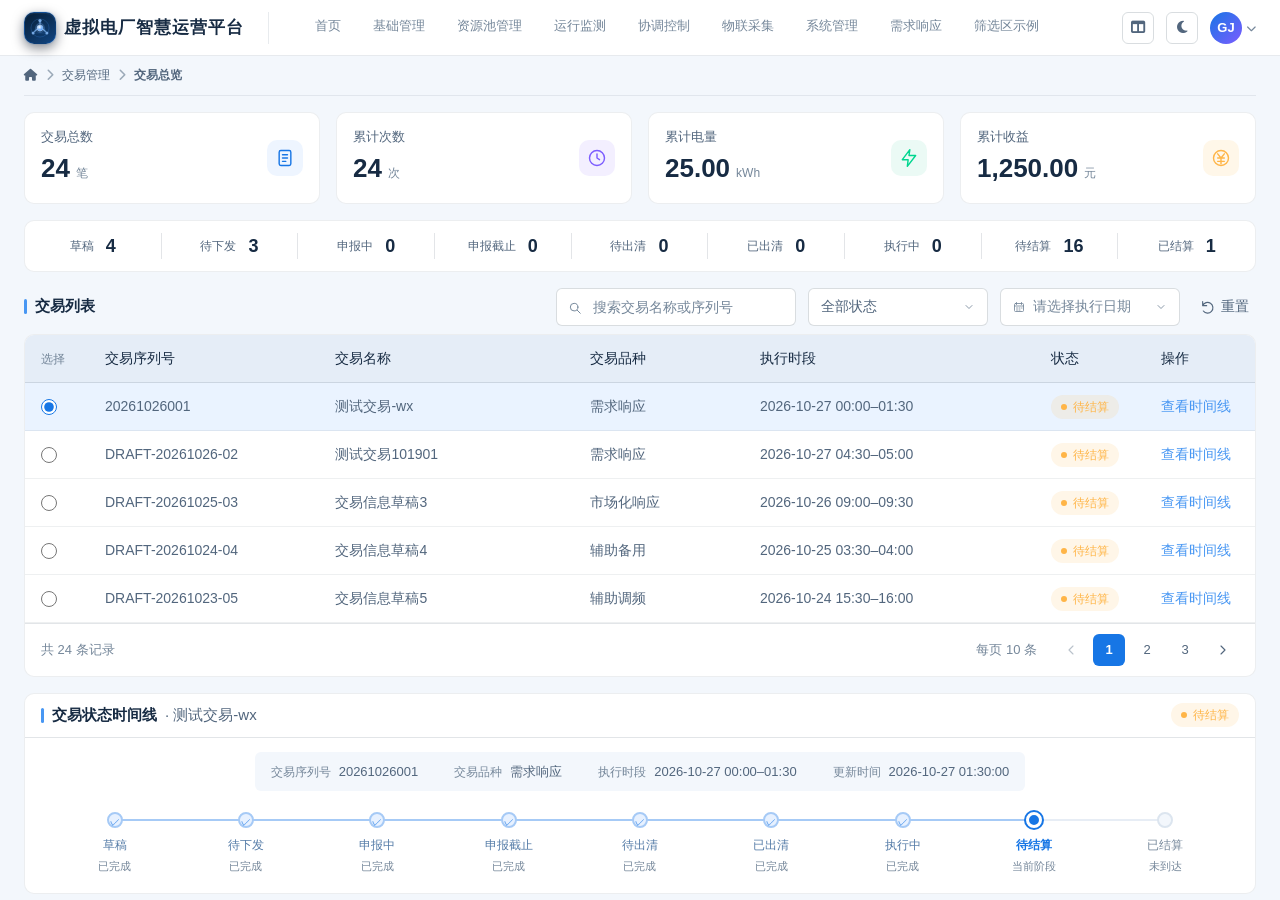
<file: transaction-overview-preview.html>
<!doctype html>
<html lang="zh-CN" data-theme="light" data-nav-layout="top">
<head>
<meta charset="utf-8"><meta name="viewport" content="width=device-width,initial-scale=1">
<title>交易总览 · 排版预览</title>
<style>
:root{color-scheme:light;--page:#f3f7fc;--card:#fff;--text:#172b43;--secondary:#4f647a;--muted:#75879a;--blue:#1776e5;--link:#4897f3;--line:rgba(23,43,67,.12);--orange:#ffb547;--green:#00d68f;--gray:#4a5670}*{box-sizing:border-box}body{margin:0;background:var(--page);color:var(--text);font:14px/1.5 -apple-system,BlinkMacSystemFont,"Segoe UI","PingFang SC","Microsoft YaHei",sans-serif}button,input{font:inherit}button{cursor:pointer}button:disabled{cursor:not-allowed;opacity:.4}button:focus-visible,input:focus-visible,summary:focus-visible{outline:3px solid #b8d8ff;outline-offset:2px}main svg{width:16px;height:16px;fill:none;stroke:currentColor;stroke-width:1.7;stroke-linecap:round;stroke-linejoin:round;flex:none}main{padding:0 24px 24px;max-width:none}.stack{display:grid;gap:16px}.metrics{display:grid;grid-template-columns:repeat(4,minmax(0,1fr));gap:16px}.metric{background:var(--card);border:1px solid rgba(23,43,67,.08);border-radius:10px;padding:14px 16px;display:flex;align-items:center;justify-content:space-between}.metric-label{font-size:13px;color:var(--secondary);margin-bottom:5px}.metric-value{font-size:26px;font-weight:650;line-height:32px;font-variant-numeric:tabular-nums}.unit{font-size:12px;font-weight:400;color:var(--muted);margin-left:6px}.metric-icon{height:36px;width:36px;border-radius:10px;display:grid;place-items:center;color:var(--blue);background:#eef5ff}.metric-icon svg{height:20px;width:20px}.metric:nth-child(2) .metric-icon{color:#7c5cff;background:#f3efff}.metric:nth-child(3) .metric-icon{color:var(--green);background:#ebfaf5}.metric:nth-child(4) .metric-icon{color:var(--orange);background:#fff7e9}.status-summary{background:var(--card);border:1px solid rgba(23,43,67,.08);border-radius:10px;padding:12px 0;display:grid;grid-template-columns:repeat(9,minmax(0,1fr))}.summary-item{display:flex;justify-content:center;align-items:center;gap:12px;border-right:1px solid var(--line)}.summary-item:last-child{border:0}.summary-item span{font-size:12px;color:var(--secondary)}.summary-item b{font-size:18px;line-height:26px;font-weight:600;font-variant-numeric:tabular-nums}.list-area{min-width:0}.filters{background:white;border:1px solid rgba(23,43,67,.08);border-radius:10px;padding:8px 16px;margin-bottom:16px}.filter-heading{display:flex;align-items:center;justify-content:space-between;margin-bottom:8px;font-weight:500}.collapse{border:0;background:transparent;padding:0;color:var(--secondary);font-size:12px;display:flex;align-items:center;gap:6px}.collapse svg{width:12px;height:12px}.filter-grid{display:grid;grid-template-columns:repeat(6,minmax(0,1fr));gap:16px;align-items:end}.field{min-width:0;position:relative}.field label{display:block;font-size:13px;color:var(--secondary);margin-bottom:6px}.control{height:38px;border:1px solid rgba(23,43,67,.16);border-radius:6px;background:white;width:100%;color:var(--text)}input.control{padding:0 12px 0 36px}input::placeholder{color:var(--muted)}.input-icon{position:absolute;left:12px;bottom:11px;width:14px;height:14px;color:var(--muted);pointer-events:none}.actions{display:flex;gap:8px}.btn{height:38px;border-radius:6px;border:1px solid transparent;display:inline-flex;align-items:center;justify-content:center;gap:5px;font-size:14px;font-weight:500;padding:0 10px;white-space:nowrap}.actions .btn{width:64px;flex:none}.primary{background:var(--blue);color:white}.ghost{background:transparent;color:var(--secondary)}.ghost:hover{background:#eef5fd}.list-heading{display:flex;align-items:center;gap:16px;margin-bottom:8px;min-height:24px}h1,h2{font-size:15px;font-weight:600;margin:0;display:flex;align-items:center;gap:8px}h1:before,h2:before{content:"";width:3px;height:15px;background:var(--link);border-radius:2px;flex:none}.hint{color:var(--muted);font-size:12px}.list-heading .hint{margin-left:auto}.table-card{border:1px solid rgba(23,43,67,.08);border-radius:10px;background:white;overflow:hidden}.table-scroll{max-height:288px;overflow:auto;scrollbar-width:thin;scrollbar-color:#ccd8e5 transparent}table{border-collapse:separate;border-spacing:0;table-layout:fixed;min-width:1000px;width:100%;font-size:14px}th,td{text-align:left;height:48px;padding:0 16px;line-height:22px;white-space:nowrap;overflow:hidden;text-overflow:ellipsis}th{font-weight:500;background:#e5edf7;position:sticky;top:0;z-index:1;border-bottom:1px solid var(--line)}td{color:var(--secondary);border-bottom:1px solid rgba(23,43,67,.07)}tbody tr:last-child td{border-bottom:0}tbody tr{cursor:pointer}tbody tr:hover{background:#f5f9ff}tbody tr.selected,tbody tr.selected:hover{background:#eaf3ff}td:first-child,th:first-child{padding:0 16px}input[type=radio]{width:16px;height:16px;accent-color:var(--blue);margin:0;vertical-align:middle;cursor:pointer}.tag{display:inline-flex;align-items:center;gap:6px;font-size:12px;font-weight:500;line-height:24px;padding:0 10px;border-radius:20px;color:var(--tone);background:var(--tint)}.tag:before{content:"";width:6px;height:6px;background:currentColor;border-radius:50%}.link{background:transparent;border:0;color:var(--link);padding:0;font-size:14px;font-weight:400}.link:hover{color:#7fb3ef}.pagination{min-height:52px;border-top:1px solid var(--line);padding:10px 16px;display:flex;align-items:center;justify-content:space-between;gap:12px;font-size:13px;color:var(--muted)}.pager{display:flex;align-items:center;gap:6px}.page-btn{border:0;border-radius:6px;background:transparent;color:var(--secondary);height:32px;min-width:32px;padding:0 8px;display:grid;place-items:center}.page-btn:hover:not(:disabled){background:#eef5ff}.page-btn.current{background:var(--blue);color:white}.page-size{margin-right:12px}.timeline-card{border:1px solid rgba(23,43,67,.08);border-radius:10px;background:white;overflow:hidden;scroll-margin-top:16px}.timeline-heading{height:44px;border-bottom:1px solid var(--line);padding:0 16px;display:flex;align-items:center;justify-content:space-between;gap:12px}.timeline-heading h2{min-width:0;white-space:nowrap}.trade-name{font-weight:500;color:var(--secondary);overflow:hidden;text-overflow:ellipsis}.timeline-body{padding:14px 24px 18px}.metadata{display:flex;align-items:center;flex-wrap:wrap;gap:8px 28px;font-size:12px;color:var(--secondary)}.metadata span{color:var(--muted);margin-right:8px}.steps-wrap{overflow-x:auto;padding-top:16px}.steps{display:grid;grid-template-columns:repeat(9,minmax(0,1fr));min-width:760px;margin:0;padding:0;list-style:none}.step{position:relative;text-align:center;font-size:12px;color:var(--muted)}.step:before{content:"";position:absolute;top:8px;height:2px;left:-50%;right:50%;background:#e7edf5}.step:first-child:before{display:none}.step.done:before,.step.current:before{background:#a6caf6}.node{position:relative;z-index:1;width:16px;height:16px;display:grid;place-items:center;margin:1px auto 8px;border-radius:50%;background:#f3f7fc;border:2px solid #dce5ef;font-size:10px}.done{color:#547ba7}.done .node{background:#e7f1ff;border-color:#a6caf6;color:var(--blue)}.current{color:var(--blue);font-weight:600}.current .node{background:var(--blue);border:3px solid white;box-shadow:0 0 0 2px var(--blue)}.step small{display:block;line-height:18px;font-size:11px;font-weight:400;color:var(--muted);margin-top:3px}.empty{padding:34px 16px;text-align:center;color:var(--muted)}.empty svg{display:block;margin:0 auto 8px;width:24px;height:24px}.table-empty{text-align:center;height:144px;cursor:default}.dropdown{position:relative}.dropdown summary{list-style:none;display:flex;align-items:center;justify-content:space-between;padding:0 12px;cursor:pointer;color:var(--secondary)}.dropdown summary::-webkit-details-marker{display:none}.dropdown summary svg{width:12px;height:12px;color:var(--muted)}.popover{position:absolute;z-index:6;top:calc(100% + 6px);left:0;min-width:100%;background:white;border:1px solid rgba(23,43,67,.16);border-radius:8px;box-shadow:0 8px 24px rgba(23,43,67,.14);padding:6px}.option{display:block;text-align:left;width:100%;border:0;background:transparent;padding:8px 12px;border-radius:4px;color:var(--secondary);font-size:13px}.option:hover,.option.chosen{background:#edf5ff;color:var(--blue)}.calendar{width:280px;padding:12px}.calendar-head{display:flex;justify-content:space-between;align-items:center;font-size:13px;font-weight:500;margin-bottom:8px}.calendar-grid{display:grid;grid-template-columns:repeat(7,1fr);gap:2px}.day,.weekday{height:30px;display:grid;place-items:center;border:0;border-radius:5px;font-size:12px;background:transparent;color:var(--secondary)}.weekday{font-size:11px;color:var(--muted)}.day:hover{background:#eef5ff}.day.selected{color:white;background:var(--blue)}.calendar-foot{border-top:1px solid var(--line);margin-top:8px;padding-top:8px;text-align:right}.date-summary{gap:8px}.date-summary span{margin-right:auto;color:var(--muted)}.note{font-size:11px;color:var(--muted);text-align:right;margin-top:12px}[hidden]{display:none!important}@media(min-width:1700px){.table-scroll{max-height:336px}}@media(max-width:1200px){.summary-item{gap:6px}.filter-grid{grid-template-columns:repeat(4,minmax(0,1fr))}}@media(max-width:850px){main{padding:0 16px 16px}.metrics{grid-template-columns:repeat(2,minmax(0,1fr))}.status-summary{grid-template-columns:repeat(3,minmax(0,1fr));row-gap:12px}.summary-item:nth-child(3n){border:0}.filter-grid{grid-template-columns:repeat(2,minmax(0,1fr))}.list-heading{flex-wrap:wrap;gap:4px}.list-heading .hint{margin-left:0;width:100%}.pagination{flex-wrap:wrap}.timeline-heading{height:auto;min-height:44px;flex-wrap:wrap;padding:10px 16px}.timeline-heading h2{font-size:14px;max-width:100%}.timeline-body{padding:14px 16px}.metadata{gap:8px 16px}}@media(max-width:430px){.metric-value{font-size:24px}.metric-icon{width:28px;height:28px}.pager{gap:2px}.page-size{margin-right:4px}}

/* Compact filters share the table heading row. */
.list-heading{display:flex;align-items:center;justify-content:space-between;gap:16px;margin-bottom:8px;min-height:38px}
.list-heading h1{flex:none}
.list-heading .filter-grid{display:flex;align-items:center;gap:12px;margin-left:auto;min-width:0}
.list-heading .field{width:180px;flex:0 1 180px;min-width:120px}
.list-heading .field:first-child{width:240px;flex-basis:240px}
.list-heading .actions{flex:none}
@media(max-width:1050px){.list-heading{flex-wrap:wrap}.list-heading .filter-grid{margin-left:0;width:100%;flex-wrap:wrap}.list-heading .field{flex:1 1 160px}.list-heading .field:first-child{flex:1 1 220px}}

.field-clear{position:absolute;right:32px;top:7px;width:24px;height:24px;padding:0;border:0;border-radius:50%;display:grid;place-items:center;color:var(--muted);background:transparent;z-index:2}
.field-clear svg{width:16px;height:16px;background:#edf1f6;border-radius:50%}
.field-clear:hover{color:var(--secondary);background:#e7eef7}
#clearKeyword{right:7px}
#keyword{padding-right:36px}
.field.has-value summary.control{padding-right:58px;position:relative}
.field.has-value summary.control>svg:last-child{position:absolute;right:12px;top:12px}
#dateValue,#statusValue{min-width:0;overflow:hidden;text-overflow:ellipsis;white-space:nowrap}

/* Keep related metadata together above the timeline. */
.timeline-body .metadata{display:flex;flex-wrap:wrap;justify-content:center;align-items:center;width:fit-content;max-width:100%;margin:0 auto;gap:10px 36px;padding:10px 16px;background:var(--page);border-radius:6px}
.timeline-body .metadata>div{min-width:0;font-size:13px;color:var(--secondary);overflow-wrap:anywhere}
.timeline-body .metadata span{display:inline;margin-right:8px;color:var(--muted);font-size:12px}
.timeline-body .steps-wrap{padding-top:20px}
@media(max-width:1000px){.timeline-body .metadata{display:grid;grid-template-columns:repeat(2,minmax(0,1fr));width:100%;gap:10px 20px}}
@media(max-width:600px){.timeline-body .metadata{grid-template-columns:minmax(0,1fr);gap:8px}.timeline-body .metadata span{display:inline-block;min-width:72px}}
</style>
<link rel="stylesheet" href="https://cdnjs.cloudflare.com/ajax/libs/font-awesome/6.5.1/css/all.min.css">
<style>
/* Global theme tokens: the single visual source consumed by every prototype page. */
:root {
  --page-bg:#0A1929; --page:#0A1929;
  --card-bg:#0D2137; --card:#0D2137;
  --card-bg-alt:#0F2640; --card-alt:#0F2640; --surface-overlay:#0F2640;
  --text-primary:#E8F0FC; --text:#E8F0FC;
  --text-secondary:#A3B8D0; --secondary:#A3B8D0;
  --text-muted:#6B8AAB; --muted:#6B8AAB;
  --text-disabled:#4A5A70; --disabled:#4A5A70;
  --primary-300:#7FB3EF; --primary-400:#4897F3; --primary-500:#1776E5; --primary-600:#095AB8;
  --primary:#1776E5; --primary-light:#4897F3;
  --cyan-500:#00D4FF; --orange-500:#FFB547; --green-500:#00D68F; --red-500:#FF5757;
  --border-default:rgba(255,255,255,.10); --border-hover:rgba(255,255,255,.15);
  --border-active:rgba(22,104,220,.30); --border-divider:rgba(255,255,255,.08);
  --border-subtle:rgba(255,255,255,.06); --border-secondary:rgba(22,104,220,.45);
  --table-head-bg:#132D4A;
  --hover-bg:rgba(72,151,243,.07); --hover:rgba(72,151,243,.07);
  --overlay-shadow:0 8px 24px rgba(0,0,0,.40);
  --header-h:56px; --nav-sidebar-w:220px;
  --font-sans:-apple-system,BlinkMacSystemFont,"Segoe UI",Roboto,"PingFang SC","Noto Sans SC","Microsoft YaHei",sans-serif;
  --font:var(--font-sans);
}
:root[data-theme="light"] {
  --page-bg:#F3F7FC; --page:#F3F7FC;
  --card-bg:#FFF; --card:#FFF; --card-bg-alt:#FFF; --card-alt:#FFF; --surface-overlay:#FFF;
  --text-primary:#172B43; --text:#172B43; --text-secondary:#52667D; --secondary:#52667D;
  --text-muted:#75879A; --muted:#75879A; --text-disabled:#9BA9B8; --disabled:#9BA9B8;
  --border-default:rgba(23,43,67,.16); --border-hover:rgba(23,43,67,.24);
  --border-active:rgba(22,104,220,.38); --border-divider:rgba(25,56,89,.10);
  --border-subtle:rgba(23,43,67,.08); --hover-bg:rgba(23,118,229,.06); --hover:rgba(23,118,229,.06);
  --table-head-bg:#E5EDF7;
  --overlay-shadow:0 8px 24px rgba(23,43,67,.14);
}
body:has(.welcome) .content { margin-top:var(--header-h); }

</style>
<style>
@font-face {
  font-family: "Alimama ShuHeiTi";
  font-weight: 700;
  src: url("https://at.alicdn.com/wf/webfont/kfq1sgJFWQ6g/cPCrTL8ewntCCMPMNgo40.woff2") format("woff2"),
       url("https://at.alicdn.com/wf/webfont/kfq1sgJFWQ6g/fu9Q_dW8qzsGtfSSU60a3.woff") format("woff");
  font-display: swap;
}

.header {
  position: fixed;
  inset: 0 0 auto;
  z-index: 200;
  height: var(--header-h, 56px);
  display: flex;
  align-items: stretch;
  padding: 0 24px;
  background: var(--card-bg, var(--card));
  border-bottom: 1px solid var(--border-divider, var(--divider));
}
.header-left { display: flex; align-items: center; min-width: 0; gap: 24px; }
.header-logo { display: flex; align-items: center; gap: 8px; padding-right: 24px; margin-right: 8px; border-right: 1px solid var(--border-divider, var(--divider)); white-space: nowrap; }
.header-logo-icon { width: 32px; height: 32px; flex: 0 0 32px; display: flex; align-items: center; justify-content: center; border-radius: 10px; background: linear-gradient(145deg,#061D35 0%,#0B2B4F 35%,#114480 100%); border: 1px solid rgba(23,118,229,.30); box-shadow: 0 4px 12px rgba(3,12,27,.50),0 0 0 1px rgba(23,118,229,.08),inset 0 1px 0 rgba(255,255,255,.05); }
.header-logo-icon svg { width: 20px; height: 20px; }
.header-logo-title { font-family: "Alimama ShuHeiTi", var(--font-sans, var(--font)); font-size: 17px; font-weight: 700; font-style: normal; line-height: 24px; letter-spacing: 1px; color: var(--text-primary, var(--text)); white-space: nowrap; }
.header-nav { height: 100%; display: flex; align-items: stretch; gap: 4px; }
.header-logo-title { font-synthesis:weight; -webkit-font-smoothing:antialiased; -moz-osx-font-smoothing:grayscale; }
.header-nav-item,.header-submenu-item { font-synthesis:none; -webkit-font-smoothing:antialiased; -moz-osx-font-smoothing:grayscale; text-rendering:geometricPrecision; }
.header-nav-item,.header-submenu-item { font-family: var(--font-sans, var(--font)); font-size: 13px; font-weight: 500; font-style: normal; line-height: 1.4; letter-spacing: 0; }
.header-nav-item { position: relative; display: flex; align-items: center; padding: 6px 14px; margin-bottom: -1px; border-bottom: 3px solid transparent; border-radius: 6px 6px 0 0; color: var(--text-muted, var(--muted)); white-space: nowrap; cursor: pointer; user-select: none; transition: all 200ms ease; }
.header-nav-item::after { content:""; position:absolute; left:50%; right:auto; bottom:0; width:0; height:2px; border-radius:2px 2px 0 0; transform:translateX(-50%); background:linear-gradient(90deg,transparent 0%,rgba(72,151,243,.3) 15%,#4897F3 35%,#7FB3EF 50%,#4897F3 65%,rgba(72,151,243,.3) 85%,transparent 100%); opacity:0; transition:all 300ms cubic-bezier(.4,0,.2,1); }
.header-nav-item::before { content:""; position:absolute; top:0; left:22%; right:22%; height:1px; background:linear-gradient(90deg,transparent,rgba(72,151,243,.35),transparent); opacity:0; transition:all 250ms ease; }
.header-nav-item:hover { color: var(--text-primary, var(--text)); background: rgba(72,151,243,.06); box-shadow: inset 0 -1px 0 rgba(23,118,229,.15); }
.header-nav-item:hover::after { width:50%; opacity:.6; }.header-nav-item:hover::before { opacity:.4; }
.header-nav-item.active { margin-bottom: -3px; color: #E8F4FF; font-weight: 600; background: linear-gradient(180deg,rgba(23,118,229,.03),rgba(23,118,229,.28)); box-shadow: 0 4px 24px -10px rgba(23,118,229,.32); }
.header-nav-item.active::before { opacity:1; background:linear-gradient(90deg,transparent,rgba(72,151,243,.5),transparent); }
.header-nav-item.active::after { left:10%; right:10%; width:auto; transform:none; opacity:1; filter:none; box-shadow:0 0 6px rgba(23,118,229,.6),0 0 18px rgba(23,118,229,.35),0 0 36px rgba(23,118,229,.15),0 1px 0 rgba(23,118,229,.4); }
:root[data-theme="light"] .header-nav-item.active { color: var(--text-primary, var(--text)); background: linear-gradient(180deg,rgba(23,118,229,.01),rgba(23,118,229,.12)); box-shadow: 0 4px 20px -12px rgba(23,118,229,.16); }
.header-nav-dropdown { position: relative; }
.header-submenu { position: absolute; top: 100%; left: 0; z-index: 1000; min-width: 180px; padding: 6px 0; background: linear-gradient(180deg,#0F1D32 0%,#0C182B 100%); border: 1px solid var(--border-default, var(--border)); border-radius: 0 0 8px 8px; box-shadow: 0 8px 32px rgba(0,0,0,.50),0 0 20px -4px rgba(23,118,229,.15); opacity: 0; visibility: hidden; transform: translateY(-4px); transition: opacity 200ms ease,transform 200ms ease,visibility 200ms ease; }
.header-nav-dropdown:hover .header-submenu,.header-nav-dropdown:focus-within .header-submenu,.header-nav-dropdown.open .header-submenu { opacity: 1; visibility: visible; transform: none; }
.header-submenu-item { position: relative; display: flex; align-items: center; min-height: 38px; margin: 2px 6px; padding: 0 16px 0 28px; border-radius: 6px; color: var(--text-secondary, var(--secondary)); white-space: nowrap; cursor: pointer; transition: color 160ms ease,background 160ms ease; }
.header-submenu-item:hover { color: #D7E9FF; background: linear-gradient(90deg,rgba(23,118,229,.13),rgba(23,118,229,.05)); }
.header-submenu-item.active { color: #FFF; font-weight: 600; background: linear-gradient(90deg,rgba(23,118,229,.28),rgba(23,118,229,.12)); box-shadow: inset 0 0 0 1px rgba(91,160,245,.10); }
.header-submenu-item.active::after { content: ""; position: absolute; left: 10px; top: 50%; width: 3px; height: 12px; border-radius: 3px; background: var(--primary-400, var(--primary-light)); transform: translateY(-50%); }
.header-submenu-item.has-submenu { position: relative; padding-right: 30px; }
.header-submenu-item.has-submenu::before { content: "›"; position: absolute; right: 12px; top: 50%; color: var(--text-muted, var(--muted)); font-size: 16px; line-height: 1; transform: translateY(-52%); }
.header-submenu-item.has-submenu:hover::before,
.header-submenu-item.has-submenu[aria-expanded="true"]::before { color: var(--primary-400, var(--primary-light)); }
.header-submenu-item.has-submenu > .nested-submenu { top: -8px; left: calc(100% + 4px); opacity: 0; visibility: hidden; transform: translateX(-4px); }
.header-submenu-item.has-submenu:hover > .nested-submenu,
.header-submenu-item.has-submenu:focus-within > .nested-submenu,
.header-submenu-item.has-submenu[aria-expanded="true"] > .nested-submenu { opacity: 1; visibility: visible; transform: none; }
:root[data-theme="light"] .header-submenu { background: #FFF; box-shadow: 0 8px 24px rgba(23,43,67,.14); }
:root[data-theme="light"] .header-submenu-item { color: #4F647A; }
:root[data-theme="light"] .header-submenu-item:hover { color: #165EA8; background: linear-gradient(90deg,rgba(23,118,229,.09),rgba(23,118,229,.035)); }
:root[data-theme="light"] .header-submenu-item.active { color: #174F8F; background: linear-gradient(90deg,rgba(23,118,229,.15),rgba(23,118,229,.07)); }
.header-right { margin-left: auto; display: flex; align-items: center; gap: 12px; }
.nav-layout-toggle,.theme-toggle { width: 32px; height: 32px; padding: 0; border: 1px solid var(--border-default, var(--border)); border-radius: 6px; background: transparent; color: var(--text-secondary, var(--secondary)); cursor: pointer; }
.nav-layout-toggle:hover,.theme-toggle:hover { color: var(--primary-400, var(--primary-light)); background: rgba(23,118,229,.08); }
.header-avatar-wrapper { position: relative; display: flex; align-items: center; gap: 4px; cursor: pointer; user-select: none; }
.header-avatar { width: 32px; height: 32px; display: grid; place-items: center; border-radius: 50%; background: linear-gradient(135deg,var(--primary-500, var(--primary)),#7C5CFF); color: #FFF; font: 600 13px/1 var(--font-sans, var(--font)); transition: transform 200ms ease,box-shadow 200ms ease; }
.header-avatar-wrapper:hover .header-avatar { transform: scale(1.05); box-shadow: 0 0 0 2px rgba(72,151,243,.25); }
.header-avatar-arrow { font-size: 10px; color: var(--text-muted, var(--muted)); transition: transform 200ms ease; }
.header-avatar-wrapper.open .header-avatar-arrow { transform: rotate(180deg); }
.dropdown-panel--avatar { display: none; position: absolute; top: calc(100% + 8px); right: 0; z-index: 1000; min-width: 120px; padding: 4px; background: var(--card-bg-alt, var(--card-alt)); border: 1px solid var(--border-default, var(--border)); border-radius: 8px; box-shadow: 0 8px 24px rgba(0,0,0,.40); }
.dropdown-panel--avatar.show { display: block; }
.dropdown-option { padding: 10px 14px; border-radius: 6px; color: var(--text-secondary, var(--secondary)); font-size: 14px; text-align: center; white-space: nowrap; cursor: pointer; }
.dropdown-option:hover { color: var(--text-primary, var(--text)); background: var(--hover-bg, var(--hover)); }
.dropdown-divider { height: 1px; margin: 2px 8px; background: var(--border-divider, var(--divider)); }
:root[data-nav-layout="side"] .header-nav { position: fixed; top: var(--header-h,56px); bottom: 0; left: 0; width: var(--nav-sidebar-w,220px); height: auto; padding: 16px 12px; flex-direction: column; background: var(--card-bg, var(--card)); border-right: 1px solid var(--border-divider, var(--divider)); }
:root[data-nav-layout="side"] .header-nav-item { min-height: 40px; margin: 0; border: 0; border-radius: 6px; }
:root[data-nav-layout="side"] .header-nav-item::before { display:none; }
:root[data-nav-layout="side"] .header-nav-item.active::after { left: 0; right: auto; top: 18%; bottom: 18%; width: 2px; height: auto; transform:none; background: var(--primary-400, var(--primary-light)); }
:root[data-nav-layout="side"] .header-submenu { top: 0; left: calc(100% + 4px); border-radius: 8px; }
:root[data-nav-layout="side"] .header-logo { border-right: 0; }

/* Shared breadcrumb component. */
.breadcrumb { position: static; height: 40px; min-height: 40px; display: flex; align-items: center; margin: 0 0 16px; padding: 0; background: transparent; border-bottom: 1px solid var(--border-subtle); }
.breadcrumb-list { display: flex; align-items: center; gap: 8px; font-size: 12px; line-height: 1.4; }
.breadcrumb-item { color: var(--text-secondary); cursor: pointer; transition: color 150ms ease; }
.breadcrumb-item:hover { color: var(--primary-400); }
.breadcrumb-item.current, .breadcrumb-item.current:hover { color: var(--text-secondary); cursor: default; }
.breadcrumb-separator { color: var(--text-disabled); font-size: 12px; }

</style>
<style>
/* Canonical primary-menu Active state, based on optimization-decomposition.html. */
.header-nav-item.active,
.nav-item.active,
.item.active {
  margin-bottom: -3px;
  color: #E8F4FF;
  font-weight: 600;
  background: linear-gradient(180deg,rgba(23,118,229,.03),rgba(23,118,229,.28));
  box-shadow: 0 4px 24px -10px rgba(23,118,229,.32);
  text-shadow: 0 0 14px rgba(72,151,243,.14);
}
.header-nav-item.active::before,
.nav-item.active::before,
.item.active::before { display: none; }
.header-nav-item.active::after,
.nav-item.active::after,
.item.active::after {
  content: "";
  position: absolute;
  left: 10%;
  right: 10%;
  bottom: 0;
  width: auto;
  height: 2px;
  transform: none;
  border-radius: 0;
  background: linear-gradient(90deg,transparent,var(--primary-400,var(--primary-light,var(--primary))),transparent);
  opacity: 1;
  filter: none;
  box-shadow: none;
}
:root[data-theme="light"] .header-nav-item.active,
:root[data-theme="light"] .nav-item.active,
:root[data-theme="light"] .item.active {
  color: var(--text-primary,var(--text));
  background: linear-gradient(180deg,rgba(23,118,229,.01),rgba(23,118,229,.12));
  box-shadow: 0 4px 20px -12px rgba(23,118,229,.16);
  text-shadow: none;
}
:root[data-nav-layout="side"] .header-nav-item.active::after,
:root[data-nav-layout="side"] .nav-item.active::after {
  left: 0;
  right: auto;
  top: 18%;
  bottom: 18%;
  width: 2px;
  height: auto;
  background: var(--primary-400,var(--primary-light,var(--primary)));
}

</style>
<style>
* { box-sizing:border-box; }
body { margin:0; background:var(--page-bg); color:var(--text-primary); font-family:var(--font-sans); font-size:14px; }
.main { position:fixed; inset:var(--header-h) 0 0; min-width:0; padding:0 24px 24px; overflow:auto; transition:left 200ms ease; }
:root[data-nav-layout="side"] .main { left:var(--nav-sidebar-w,220px); }
@media (max-width:767px) { .main { padding-left:12px; padding-right:12px; } }

</style>
</head>
<body>
<svg style="display:none" aria-hidden="true"><defs>
<symbol id="i-search" viewBox="0 0 24 24"><circle cx="10.5" cy="10.5" r="6.5"/><path d="m16 16 5 5"/></symbol><symbol id="i-down" viewBox="0 0 24 24"><path d="m6 9 6 6 6-6"/></symbol><symbol id="i-left" viewBox="0 0 24 24"><path d="m15 6-6 6 6 6"/></symbol><symbol id="i-right" viewBox="0 0 24 24"><path d="m9 6 6 6-6 6"/></symbol><symbol id="i-calendar" viewBox="0 0 24 24"><rect x="3" y="5" width="18" height="16" rx="2"/><path d="M7 3v4m10-4v4M3 10h18m-14 4h2m3 0h2m3 0h1m-11 4h2m3 0h2"/></symbol><symbol id="i-reset" viewBox="0 0 24 24"><path d="M4 10a8 8 0 1 1 1 8M4 4v6h6"/></symbol><symbol id="i-document" viewBox="0 0 24 24"><rect x="5" y="3" width="14" height="18" rx="2"/><path d="M9 8h6m-6 4h6m-6 4h4"/></symbol><symbol id="i-clock" viewBox="0 0 24 24"><circle cx="12" cy="12" r="9"/><path d="M12 7v5l3 2"/></symbol><symbol id="i-bolt" viewBox="0 0 24 24"><path d="m13 2-9 12h7l-1 8 10-13h-8z"/></symbol><symbol id="i-money" viewBox="0 0 24 24"><circle cx="12" cy="12" r="9"/><path d="m8 7 4 5 4-5m-8 5h8m-8 4h8m-4-4v7"/></symbol><symbol id="i-home" viewBox="0 0 24 24"><path d="m3 10 9-7 9 7M5 9v11h14V9m-10 11v-7h6v7"/></symbol>
</defs></svg>
<div id="sharedHeader"></div>
<script>
window.logoutToLogin = function () {
  window.location.href = 'index.html';
};

(function () {
  const mount = document.getElementById('sharedHeader');
  if (!mount) return;
  const activePrimary = mount.dataset.activePrimary || '';
  const activeSecondary = mount.dataset.activeSecondary || '';
  const primaryClass = name => 'header-nav-item' + (name === activePrimary ? ' active' : '');
  const secondaryClass = name => 'header-submenu-item' + (name === activeSecondary ? ' active' : '');
  mount.outerHTML = `<header class="header"><div class="header-left"><div class="header-logo"><div class="header-logo-icon"><svg viewBox="0 0 32 32" fill="none" xmlns="http://www.w3.org/2000/svg"><circle cx="16" cy="16" r="14.5" fill="none" stroke="rgba(72,151,243,0.28)" stroke-width="1.2"/><line x1="16" y1="4" x2="5" y2="24" stroke="rgba(72,151,243,0.28)"/><line x1="5" y1="24" x2="27" y2="24" stroke="rgba(72,151,243,0.28)"/><line x1="27" y1="24" x2="16" y2="4" stroke="rgba(72,151,243,0.28)"/><circle cx="16" cy="4" r="2.6" fill="rgba(127,179,239,0.92)"/><circle cx="5" cy="24" r="2.4" fill="rgba(127,179,239,0.88)"/><circle cx="27" cy="24" r="2.4" fill="rgba(127,179,239,0.88)"/><line x1="16" y1="6.6" x2="16" y2="10" stroke="rgba(127,179,239,0.82)" stroke-width="1.8" stroke-linecap="round"/><line x1="7.4" y1="21.6" x2="11" y2="18" stroke="rgba(127,179,239,0.82)" stroke-width="1.8" stroke-linecap="round"/><line x1="24.6" y1="21.6" x2="21" y2="18" stroke="rgba(127,179,239,0.82)" stroke-width="1.8" stroke-linecap="round"/><circle cx="16" cy="16" r="7" fill="none" stroke="rgba(127,179,239,0.26)" stroke-width="1.8"/><circle cx="16" cy="16" r="5" fill="url(#userCoreGrad)" stroke="#FFFFFF" stroke-width="1" stroke-opacity="0.5"/><defs><radialGradient id="userCoreGrad" cx="40%" cy="35%"><stop offset="0%" stop-color="#FFFFFF"/><stop offset="22%" stop-color="#D6E8FF"/><stop offset="100%" stop-color="#5BA0F5"/></radialGradient></defs></svg></div><span class="header-logo-title">虚拟电厂智慧运营平台</span></div><nav class="header-nav"><div class="${primaryClass('首页')}" onclick="location.href='index.html'">首页</div><div class="${primaryClass('基础管理')}">基础管理</div><div class="${primaryClass('资源池管理')} header-nav-dropdown" tabindex="0" aria-expanded="false">资源池管理<div class="header-submenu"><div class="${secondaryClass('资源管理')}" onclick="location.href='resource-list.html'">资源管理</div><div class="${secondaryClass('聚合管理')}" role="link" tabindex="0" onclick="event.stopPropagation();location.href='aggregation-management.html'" onkeydown="if(event.key==='Enter'||event.key===' '){event.preventDefault();event.stopPropagation();location.href='aggregation-management.html'}">聚合管理</div><div class="${secondaryClass('资源分析')}" onclick="location.href='resource-analysis.html'">资源分析</div></div></div><div class="${primaryClass('运行监测')} header-nav-dropdown" tabindex="0" aria-expanded="false">运行监测<div class="header-submenu"><div class="${secondaryClass('历史数据查询')}">历史数据查询</div><div class="${secondaryClass('控制指令下发')}" onclick="location.href='control-command.html'">控制指令下发</div></div></div><div class="${primaryClass('协调控制')} header-nav-dropdown" tabindex="0" aria-expanded="false">协调控制<div class="header-submenu"><div class="${secondaryClass('负荷预测')}">负荷预测</div><div class="${secondaryClass('方案管理')}">方案管理</div><div class="${secondaryClass('优化分解')}" onclick="location.href='optimization-decomposition.html'">优化分解</div><div class="${secondaryClass('分解下发审核')}">分解下发审核</div><div class="${secondaryClass('响应方案管理监视')}">响应方案管理监视</div></div></div><div class="${primaryClass('物联采集')}">物联采集</div><div class="${primaryClass('系统管理')} header-nav-dropdown" tabindex="0" aria-expanded="false">系统管理<div class="header-submenu"><div class="${secondaryClass('用户管理')}" onclick="location.href='user-management.html'">用户管理</div><div class="${secondaryClass('角色管理')}">角色管理</div><div class="${secondaryClass('权限管理')}">权限管理</div></div></div><div class="${primaryClass('需求响应')}">需求响应</div><div class="${primaryClass('筛选区示例')}" onclick="location.href='filter-layout-examples.html'">筛选区示例</div></nav></div><div class="header-right"><button class="nav-layout-toggle" id="navLayoutToggle" type="button" aria-label="切换菜单布局" onclick="toggleNavLayout()"><i class="fa-solid fa-table-columns"></i></button><button class="theme-toggle" id="themeToggle" type="button" aria-label="切换页面主题" onclick="toggleTheme()"><i class="fa-solid fa-sun"></i></button><div class="header-avatar-wrapper" id="avatarBtn" onclick="toggleAvatar(event)"><div class="header-avatar">GJ</div><i class="fa-solid fa-chevron-down header-avatar-arrow"></i><div class="dropdown-panel--avatar" id="avatarPanel"><div class="dropdown-option"><i class="fa-solid fa-user" style="margin-right:4px;font-size:12px;opacity:.7"></i>个人中心</div><div class="dropdown-divider"></div><div class="dropdown-option" onclick="event.stopPropagation();logoutToLogin()"><i class="fa-solid fa-right-from-bracket" style="margin-right:4px;font-size:12px;opacity:.7"></i>退出登录</div></div></div></div></header>`;
document.querySelectorAll('.header-nav-dropdown').forEach(item => {
    item.addEventListener('focusin', () => item.setAttribute('aria-expanded', 'true'));
    item.addEventListener('focusout', event => { if (!item.contains(event.relatedTarget)) item.setAttribute('aria-expanded', 'false'); });
    item.addEventListener('mouseenter', () => item.setAttribute('aria-expanded', 'true'));
    item.addEventListener('mouseleave', () => item.setAttribute('aria-expanded', 'false'));
  });
})();

</script>
<script>
(function () {
  const items = [
    '运营商管理',
    '客户管理',
    '设备管理',
    '聚合单元管理',
    '合同管理',
    { label: '量测管理', children: ['模拟量管理', '状态量管理', '控制参数管理', '电度参数管理'] },
    { label: '量测配置', children: ['资源类型', '量测类型', '数据类型', '设备类型', '电压等级类型', '行业管理'] }
  ];
  const activeSecondary = document.body.dataset.activeBasicSecondary || '';
  const routes = { 运营商管理: 'operator-management.html', 客户管理: 'customer-management.html', 聚合单元管理: 'aggregation-unit-management.html' };

  document.querySelectorAll('.header-nav-item').forEach(item => {
    const label = Array.from(item.childNodes).find(node => node.nodeType === Node.TEXT_NODE && node.textContent.trim());
    if (!label || label.textContent.trim() !== '基础管理' || item.querySelector('.header-submenu')) return;

    item.classList.add('header-nav-dropdown', 'nav-dropdown');
    item.setAttribute('tabindex', '0');
    item.setAttribute('aria-expanded', 'false');

    const submenu = document.createElement('div');
    submenu.className = 'header-submenu nav-submenu';
    items.forEach(entry => {
      const name = typeof entry === 'string' ? entry : entry.label;
      const option = document.createElement('div');
      option.className = 'header-submenu-item nav-subitem';
      option.setAttribute('role', 'menuitem');
      option.setAttribute('tabindex', '-1');
      option.textContent = name;
      if (name === activeSecondary) option.classList.add('active');
      if (routes[name]) {
        option.setAttribute('role', 'link');
        option.setAttribute('tabindex', '0');
        option.addEventListener('click', event => {
          event.stopPropagation();
          window.location.href = routes[name];
        });
        option.addEventListener('keydown', event => {
          if (event.key !== 'Enter' && event.key !== ' ') return;
          event.preventDefault();
          event.stopPropagation();
          window.location.href = routes[name];
        });
      }
      if (typeof entry !== 'string') {
        option.classList.add('has-submenu');
        option.setAttribute('aria-haspopup', 'true');
        option.setAttribute('aria-expanded', 'false');
        const nestedMenu = document.createElement('div');
        nestedMenu.className = 'header-submenu nav-submenu nested-submenu';
        entry.children.forEach(childName => {
          const child = document.createElement('div');
          child.className = 'header-submenu-item nav-subitem';
          child.setAttribute('role', 'menuitem');
          child.setAttribute('tabindex', '-1');
          child.textContent = childName;
          nestedMenu.appendChild(child);
        });
        option.appendChild(nestedMenu);
        option.addEventListener('mouseenter', () => option.setAttribute('aria-expanded', 'true'));
        option.addEventListener('mouseleave', () => option.setAttribute('aria-expanded', 'false'));
        option.addEventListener('focusin', () => option.setAttribute('aria-expanded', 'true'));
        option.addEventListener('focusout', event => {
          if (!option.contains(event.relatedTarget)) option.setAttribute('aria-expanded', 'false');
        });
      }
      submenu.appendChild(option);
    });
    item.appendChild(submenu);
    item.addEventListener('focusin', () => item.setAttribute('aria-expanded', 'true'));
    item.addEventListener('focusout', event => {
      if (!item.contains(event.relatedTarget)) item.setAttribute('aria-expanded', 'false');
    });
    item.addEventListener('mouseenter', () => item.setAttribute('aria-expanded', 'true'));
    item.addEventListener('mouseleave', () => item.setAttribute('aria-expanded', 'false'));
  });

  document.addEventListener('click', event => {
    if (event.target.closest('.header-submenu-item')) return;
    document.querySelectorAll('.header-nav-dropdown.open, .nav-dropdown.open').forEach(item => {
      item.classList.remove('open');
      item.setAttribute('aria-expanded', 'false');
    });
  });
})();

(function () {
  if (!document.body) return;

  const tooltipId = 'shared-table-tooltip';
  const tooltip = document.getElementById(tooltipId) || document.createElement('div');
  if (!tooltip.id) {
    tooltip.id = tooltipId;
    tooltip.className = 'table-tooltip';
    tooltip.setAttribute('role', 'tooltip');
    tooltip.hidden = true;
    document.body.appendChild(tooltip);
  }

  let activeTarget = null;
  let activeCell = null;

  function isTableCell(cell) {
    return cell && cell.matches('td') && cell.closest('.table-card, .table-container');
  }

  function isExcludedCell(cell) {
    return cell.matches('.col-fixed-right, .col-fixed-ops, .empty-cell, .operator-empty, .customer-empty')
      || cell.querySelector('.action-link, .action-links, .action-separator, .checkbox, .status-switch, .link-group');
  }

  function getMeasureTarget(cell) {
    return cell.querySelector('.cell-text, .td-text-ellipsis') || cell;
  }

  function getCellText(cell, measureTarget) {
    const title = cell.getAttribute('title');
    const text = title || measureTarget.textContent || '';
    return text.trim();
  }

  function isTruncated(cell, measureTarget) {
    return [measureTarget, cell].some(element => element.clientWidth > 0 && element.scrollWidth > element.clientWidth + 1);
  }

  function prepareCell(cell) {
    if (!isTableCell(cell) || isExcludedCell(cell)) return;
    const measureTarget = getMeasureTarget(cell);
    const text = getCellText(cell, measureTarget);
    if (!text) return;

    cell.dataset.tableTooltipText = text;
    cell.removeAttribute('title');
    measureTarget.removeAttribute('title');

    if (isTruncated(cell, measureTarget)) {
      const focusTarget = measureTarget;
      if (!focusTarget.hasAttribute('tabindex')) {
        focusTarget.setAttribute('tabindex', '0');
        focusTarget.dataset.tableTooltipTabindex = 'added';
      }
    } else if (measureTarget.dataset.tableTooltipTabindex === 'added') {
      measureTarget.removeAttribute('tabindex');
      delete measureTarget.dataset.tableTooltipTabindex;
    }
  }

  function refreshCells() {
    document.querySelectorAll('.table-card td, .table-container td').forEach(prepareCell);
  }

  function resolveTarget(cell) {
    if (!isTableCell(cell) || isExcludedCell(cell)) return null;
    const measureTarget = getMeasureTarget(cell);
    const text = cell.dataset.tableTooltipText || getCellText(cell, measureTarget);
    if (!text || !isTruncated(cell, measureTarget)) return null;
    return { cell, target: measureTarget, text };
  }

  function positionTooltip(target) {
    const targetRect = target.getBoundingClientRect();
    const tooltipRect = tooltip.getBoundingClientRect();
    const gap = 8;
    let left = targetRect.left;
    let top = targetRect.top - tooltipRect.height - gap;
    const below = top < 8;
    if (below) top = targetRect.bottom + gap;
    tooltip.classList.toggle('below', below);
    left = Math.max(8, Math.min(left, window.innerWidth - tooltipRect.width - 8));
    top = Math.max(8, Math.min(top, window.innerHeight - tooltipRect.height - 8));
    const arrowLeft = Math.max(14, Math.min(targetRect.left + targetRect.width / 2 - left - 4, tooltipRect.width - 14));
    tooltip.style.setProperty('--tooltip-arrow-left', `${arrowLeft}px`);
    tooltip.style.left = `${left}px`;
    tooltip.style.top = `${top}px`;
  }

  function hideTooltip() {
    if (!activeTarget) return;
    if (activeTarget.dataset.tableTooltipAria === '') activeTarget.removeAttribute('aria-describedby');
    else if (activeTarget.dataset.tableTooltipAria) activeTarget.setAttribute('aria-describedby', activeTarget.dataset.tableTooltipAria);
    delete activeTarget.dataset.tableTooltipAria;
    activeTarget = null;
    activeCell = null;
    tooltip.classList.remove('show');
    tooltip.hidden = true;
  }

  function showTooltip(info) {
    if (activeTarget !== info.target) hideTooltip();
    activeTarget = info.target;
    activeCell = info.cell;
    if (!Object.prototype.hasOwnProperty.call(activeTarget.dataset, 'tableTooltipAria')) {
      activeTarget.dataset.tableTooltipAria = activeTarget.getAttribute('aria-describedby') || '';
    }
    tooltip.textContent = info.text;
    tooltip.hidden = false;
    tooltip.classList.add('show');
    activeTarget.setAttribute('aria-describedby', tooltipId);
    positionTooltip(activeTarget);
  }

  function cellFromEvent(event) {
    return event.target instanceof Element ? event.target.closest('td') : null;
  }

  document.addEventListener('pointerover', event => {
    const cell = cellFromEvent(event);
    if (!cell || (event.relatedTarget instanceof Node && cell.contains(event.relatedTarget))) return;
    const info = resolveTarget(cell);
    if (info) showTooltip(info);
    else if (activeCell === cell) hideTooltip();
  });

  document.addEventListener('pointerout', event => {
    const cell = cellFromEvent(event);
    if (cell && activeCell === cell && !(event.relatedTarget instanceof Node && cell.contains(event.relatedTarget))) hideTooltip();
  });

  document.addEventListener('focusin', event => {
    const cell = cellFromEvent(event);
    const info = resolveTarget(cell);
    if (info) showTooltip(info);
  });

  document.addEventListener('focusout', event => {
    const cell = cellFromEvent(event);
    if (cell && activeCell === cell && !(event.relatedTarget instanceof Node && cell.contains(event.relatedTarget))) hideTooltip();
  });

  window.addEventListener('resize', () => {
    refreshCells();
    if (activeTarget) positionTooltip(activeTarget);
  });
  document.addEventListener('scroll', () => { if (activeTarget) positionTooltip(activeTarget); }, true);

  let refreshQueued = false;
  const queueRefresh = () => {
    if (refreshQueued) return;
    refreshQueued = true;
    requestAnimationFrame(() => {
      refreshQueued = false;
      refreshCells();
    });
  };
  new MutationObserver(queueRefresh).observe(document.body, { subtree: true, childList: true, characterData: true, attributes: true, attributeFilter: ['title', 'class', 'style'] });
  queueRefresh();
})();

</script>
<script>
// This preview deliberately stays in the requested light theme.
window.toggleTheme = function () {};
const themeButton = document.getElementById('themeToggle');
themeButton.innerHTML = '<i class="fa-solid fa-moon"></i>';
themeButton.setAttribute('aria-label', '浅色模式预览');
themeButton.title = '当前预览仅展示浅色模式';
window.toggleNavLayout = function () {
  const root = document.documentElement;
  root.dataset.navLayout = root.dataset.navLayout === 'side' ? 'top' : 'side';
  document.getElementById('navLayoutToggle').innerHTML = '<i class="fa-solid fa-' + (root.dataset.navLayout === 'side' ? 'window-maximize' : 'table-columns') + '"></i>';
};
window.toggleAvatar = function (event) {
  event.stopPropagation();
  document.getElementById('avatarBtn').classList.toggle('open');
  document.getElementById('avatarPanel').classList.toggle('show');
};
document.addEventListener('click', function () {
  document.getElementById('avatarBtn').classList.remove('open');
  document.getElementById('avatarPanel').classList.remove('show');
});
</script>
<main class="main"><div class="breadcrumb"><div class="breadcrumb-list"><span class="breadcrumb-item" onclick="location.href='index.html'"><i class="fa-solid fa-house"></i></span><span class="breadcrumb-separator"><i class="fa-solid fa-chevron-right"></i></span><span class="breadcrumb-item">交易管理</span><span class="breadcrumb-separator"><i class="fa-solid fa-chevron-right"></i></span><span class="breadcrumb-item current">交易总览</span></div></div>
<div class="stack">
<section class="metrics" aria-label="交易统计"><div class="metric"><div><div class="metric-label">交易总数</div><div class="metric-value">24<span class="unit">笔</span></div></div><div class="metric-icon"><svg><use href="#i-document"/></svg></div></div><div class="metric"><div><div class="metric-label">累计次数</div><div class="metric-value">24<span class="unit">次</span></div></div><div class="metric-icon"><svg><use href="#i-clock"/></svg></div></div><div class="metric"><div><div class="metric-label">累计电量</div><div class="metric-value">25.00<span class="unit">kWh</span></div></div><div class="metric-icon"><svg><use href="#i-bolt"/></svg></div></div><div class="metric"><div><div class="metric-label">累计收益</div><div class="metric-value">1,250.00<span class="unit">元</span></div></div><div class="metric-icon"><svg><use href="#i-money"/></svg></div></div></section>
<section class="status-summary" id="statusSummary" aria-label="各交易状态数量"></section>
<section class="list-area" aria-label="交易列表与筛选">
<div class="list-heading"><h1>交易列表</h1>
<form id="filtersForm" class="filter-grid"><div class="field"><input aria-label="关键词" class="control" id="keyword" placeholder="搜索交易名称或序列号" autocomplete="off"><svg class="input-icon"><use href="#i-search"/></svg><button type="button" class="field-clear" id="clearKeyword" aria-label="清除关键词" title="清除关键词" hidden><svg viewBox="0 0 16 16" aria-hidden="true"><path d="m5 5 6 6m0-6-6 6"/></svg></button></div>
<div class="field"><details class="dropdown" id="statusDropdown"><summary class="control" aria-label="交易状态"><span id="statusValue">全部状态</span><svg><use href="#i-down"/></svg></summary><div class="popover" id="statusOptions"></div></details><button type="button" class="field-clear" id="clearStatus" aria-label="清除状态" title="清除状态" hidden><svg viewBox="0 0 16 16" aria-hidden="true"><path d="m5 5 6 6m0-6-6 6"/></svg></button></div>
<div class="field"><details class="dropdown" id="dateDropdown"><summary class="control date-summary" aria-label="执行日期"><svg style="color:var(--muted)"><use href="#i-calendar"/></svg><span id="dateValue">请选择执行日期</span><svg><use href="#i-down"/></svg></summary><div class="popover calendar"><div class="calendar-head"><button type="button" class="page-btn" id="prevMonth" aria-label="上个月"><svg><use href="#i-left"/></svg></button><span id="monthLabel"></span><button type="button" class="page-btn" id="nextMonth" aria-label="下个月"><svg><use href="#i-right"/></svg></button></div><div class="calendar-grid" id="calendarGrid"></div><div class="calendar-foot"><button class="link" type="button" id="clearDate">清空日期</button></div></div></details><button type="button" class="field-clear" id="clearDateField" aria-label="清除执行日期" title="清除执行日期" hidden><svg viewBox="0 0 16 16" aria-hidden="true"><path d="m5 5 6 6m0-6-6 6"/></svg></button></div>
<div class="actions"><button class="btn ghost" type="reset"><svg><use href="#i-reset"/></svg>重置</button></div></form></div>

<div class="table-card"><div class="table-scroll" id="tableScroll"><table aria-label="交易列表"><colgroup><col style="width:64px"><col style="width:19%"><col style="width:21%"><col style="width:14%"><col style="width:24%"><col style="width:110px"><col style="width:110px"></colgroup><thead><tr><th><span style="font-size:12px;color:var(--muted)">选择</span></th><th>交易序列号</th><th>交易名称</th><th>交易品种</th><th>执行时段</th><th>状态</th><th>操作</th></tr></thead><tbody id="rows"></tbody></table></div><div class="pagination"><span id="recordCount"></span><div class="pager" id="pager"></div></div></div>
</section>
<section class="timeline-card" id="timelineCard" aria-labelledby="timelineTitle"><div class="timeline-heading"><h2 id="timelineTitle">交易状态时间线<span class="trade-name" id="tradeName"></span></h2><div id="currentStatus"></div></div><div id="timelineBody" aria-live="polite"></div></section>
</div><div class="note">示例数据 · 用于排版与联动交互预览</div></main>
<script>
const stages=['草稿','待下发','申报中','申报截止','待出清','已出清','执行中','待结算','已结算'];
const records=Array.from({length:24},(_,i)=>({id:i===0?'20261026001':`DRAFT-202610${String(27-i).padStart(2,'0')}-${String(i+1).padStart(2,'0')}`,name:i===0?'测试交易-wx':i===1?'测试交易101901':`交易信息草稿${i+1}`,type:['需求响应','需求响应','市场化响应','辅助备用','辅助调频','辅助调峰'][i%6],date:i===0?'2026-10-27':`2026-10-${String(28-i).padStart(2,'0')}`,time:i===0?'00:00–01:30':['15:30–16:00','04:30–05:00','09:00–09:30','03:30–04:00'][i%4],stage:i<16?7:i<20?0:i<23?1:8}));
// Preview timestamps belong to each record, rather than the selection time.
records.forEach((record,index)=>{record.updatedAt=record.date+' '+(index===0?'01:30:00':record.time.split('–')[1]+':00')});
const $=id=>document.getElementById(id);const escapeText=s=>String(s).replace(/[&<>"']/g,c=>({'&':'&amp;','<':'&lt;','>':'&gt;','"':'&quot;',"'":'&#39;'}[c]));
let visible=records.slice(),selected=records[0].id,page=1,pendingStatus='',pendingDate='',month=9,year=2026;const size=10;
const palette=index=>index===8?['#00d68f','rgba(0,214,143,.10)']:index===7?['#ffb547','rgba(255,181,71,.12)']:index===0?['#4a5670','rgba(74,86,112,.08)']:['#1776e5','rgba(23,118,229,.08)'];
function tag(index){const [tone,tint]=palette(index);return `<span class="tag" style="--tone:${tone};--tint:${tint}">${stages[index]}</span>`}
$('statusSummary').innerHTML=stages.map((s,i)=>`<div class="summary-item"><span>${s}</span><b>${records.filter(r=>r.stage===i).length}</b></div>`).join('');
function renderOptions(){$('statusOptions').innerHTML=['全部状态',...stages].map((s,i)=>`<button type="button" class="option ${pendingStatus===(i===0?'':String(i-1))?'chosen':''}" data-status="${i===0?'':i-1}">${s}</button>`).join('')}
function renderRows(){const slice=visible.slice((page-1)*size,page*size);$('rows').innerHTML=slice.length?slice.map(r=>`<tr data-id="${r.id}" class="${selected===r.id?'selected':''}"><td><input type="radio" name="trade" value="${r.id}" aria-label="选择${escapeText(r.name)}" ${selected===r.id?'checked':''}></td><td title="${r.id}">${r.id}</td><td title="${escapeText(r.name)}">${escapeText(r.name)}</td><td>${r.type}</td><td>${r.date} ${r.time}</td><td>${tag(r.stage)}</td><td><button class="link" data-view="${r.id}">查看时间线</button></td></tr>`).join(''):'<tr><td colspan="7" class="table-empty">暂无符合条件的交易，请调整筛选条件</td></tr>';const pages=Math.max(1,Math.ceil(visible.length/size));$('recordCount').textContent=`共 ${visible.length} 条记录`;$('pager').innerHTML=`<span class="page-size">每页 10 条</span><button class="page-btn" data-page="${page-1}" aria-label="上一页" ${page===1?'disabled':''}><svg><use href="#i-left"/></svg></button>${Array.from({length:pages},(_,i)=>`<button class="page-btn ${page===i+1?'current':''}" data-page="${i+1}" ${page===i+1?'aria-current="page"':''}>${i+1}</button>`).join('')}<button class="page-btn" data-page="${page+1}" aria-label="下一页" ${page===pages?'disabled':''}><svg><use href="#i-right"/></svg></button>`;}
function renderTimeline(){const r=records.find(r=>r.id===selected);$('tradeName').textContent=r?'· '+r.name:'';$('currentStatus').innerHTML=r?tag(r.stage):'';if(!r){$('timelineBody').innerHTML='<div class="empty"><svg><use href="#i-document"/></svg>请选择一条交易查看</div>';return}$('timelineBody').innerHTML=`<div class="timeline-body"><div class="metadata"><div><span>交易序列号</span>${r.id}</div><div><span>交易品种</span>${r.type}</div><div><span>执行时段</span>${r.date} ${r.time}</div><div><span>更新时间</span>${r.updatedAt}</div></div><div class="steps-wrap"><ol class="steps">${stages.map((s,i)=>`<li class="step ${i<r.stage?'done':i===r.stage?'current':''}" ${i===r.stage?'aria-current="step"':''}><span class="node">${i<r.stage?'✓':''}</span>${s}<small>${i===r.stage?'当前阶段':i<r.stage?'已完成':'未到达'}</small></li>`).join('')}</ol></div></div>`}
function selectTrade(id,scroll){selected=id;renderRows();renderTimeline();const radio=document.querySelector(`input[value="${id}"]`);if(radio)radio.focus({preventScroll:true});if(scroll)$('timelineCard').scrollIntoView({behavior:'smooth',block:'nearest'})}
$('rows').addEventListener('click',e=>{const row=e.target.closest('tr[data-id]');if(row)selectTrade(row.dataset.id,!!e.target.closest('[data-view]'))});
$('rows').addEventListener('change',e=>{if(e.target.matches('input[type=radio]'))selectTrade(e.target.value,false)});
$('pager').addEventListener('click',e=>{const b=e.target.closest('[data-page]');if(!b||b.disabled)return;page=Number(b.dataset.page);renderRows();$('tableScroll').scrollTop=0});
function filter(){syncClearButtons();clearTimeout(keywordTimer);const query=$('keyword').value.trim().toLowerCase();visible=records.filter(r=>(r.id+' '+r.name).toLowerCase().includes(query)&&(pendingStatus===''||r.stage===Number(pendingStatus))&&(!pendingDate||r.date===pendingDate));if(!visible.some(r=>r.id===selected))selected=null;page=1;renderRows();renderTimeline();$('tableScroll').scrollTop=0;document.querySelectorAll('details').forEach(d=>d.open=false)}
let keywordTimer;
$('keyword').addEventListener('input',()=>{syncClearButtons();clearTimeout(keywordTimer);keywordTimer=setTimeout(filter,250)});
$('filtersForm').addEventListener('submit',e=>{e.preventDefault();clearTimeout(keywordTimer);filter()});$('filtersForm').addEventListener('reset',e=>{e.preventDefault();$('keyword').value='';pendingStatus='';pendingDate='';$('statusValue').textContent='全部状态';$('dateValue').textContent='请选择执行日期';renderOptions();renderCalendar();filter()});
$('statusOptions').addEventListener('click',e=>{const b=e.target.closest('[data-status]');if(!b)return;pendingStatus=b.dataset.status;$('statusValue').textContent=b.textContent;renderOptions();$('statusDropdown').open=false;filter()});

function renderCalendar(){$('monthLabel').textContent=`${year} 年 ${month+1} 月`;const first=(new Date(year,month,1).getDay()+6)%7;const days=new Date(year,month+1,0).getDate();$('calendarGrid').innerHTML=['一','二','三','四','五','六','日'].map(d=>`<span class="weekday">${d}</span>`).join('')+'<span></span>'.repeat(first)+Array.from({length:days},(_,i)=>{const date=`${year}-${String(month+1).padStart(2,'0')}-${String(i+1).padStart(2,'0')}`;return `<button type="button" class="day ${date===pendingDate?'selected':''}" data-date="${date}" aria-label="${date}">${i+1}</button>`}).join('')}
function changeMonth(n){const d=new Date(year,month+n,1);year=d.getFullYear();month=d.getMonth();renderCalendar()}
$('prevMonth').onclick=()=>changeMonth(-1);$('nextMonth').onclick=()=>changeMonth(1);$('calendarGrid').onclick=e=>{const b=e.target.closest('[data-date]');if(!b)return;pendingDate=b.dataset.date;$('dateValue').textContent=pendingDate;$('dateDropdown').open=false;renderCalendar();filter()};$('clearDate').onclick=()=>{pendingDate='';$('dateValue').textContent='请选择执行日期';$('dateDropdown').open=false;renderCalendar();filter()};document.addEventListener('click',e=>document.querySelectorAll('details[open]').forEach(d=>{if(!d.contains(e.target))d.open=false}));document.addEventListener('keydown',e=>{if(e.key==='Escape')document.querySelectorAll('details[open]').forEach(d=>d.open=false)});
function syncClearButtons(){
 [['clearKeyword',$('keyword').value!== ''],['clearStatus',pendingStatus!==''],['clearDateField',pendingDate!=='']].forEach(([id,hasValue])=>{const button=$(id);button.hidden=!hasValue;button.parentElement.classList.toggle('has-value',hasValue)});
}
$('clearKeyword').onclick=()=>{$('keyword').value='';filter();$('keyword').focus()};
$('clearStatus').onclick=()=>{pendingStatus='';$('statusValue').textContent='全部状态';renderOptions();filter();$('statusDropdown').querySelector('summary').focus()};
$('clearDateField').onclick=()=>{pendingDate='';$('dateValue').textContent='请选择执行日期';renderCalendar();filter();$('dateDropdown').querySelector('summary').focus()};
renderOptions();renderCalendar();renderRows();renderTimeline();syncClearButtons();
</script>
</body></html>
</file>
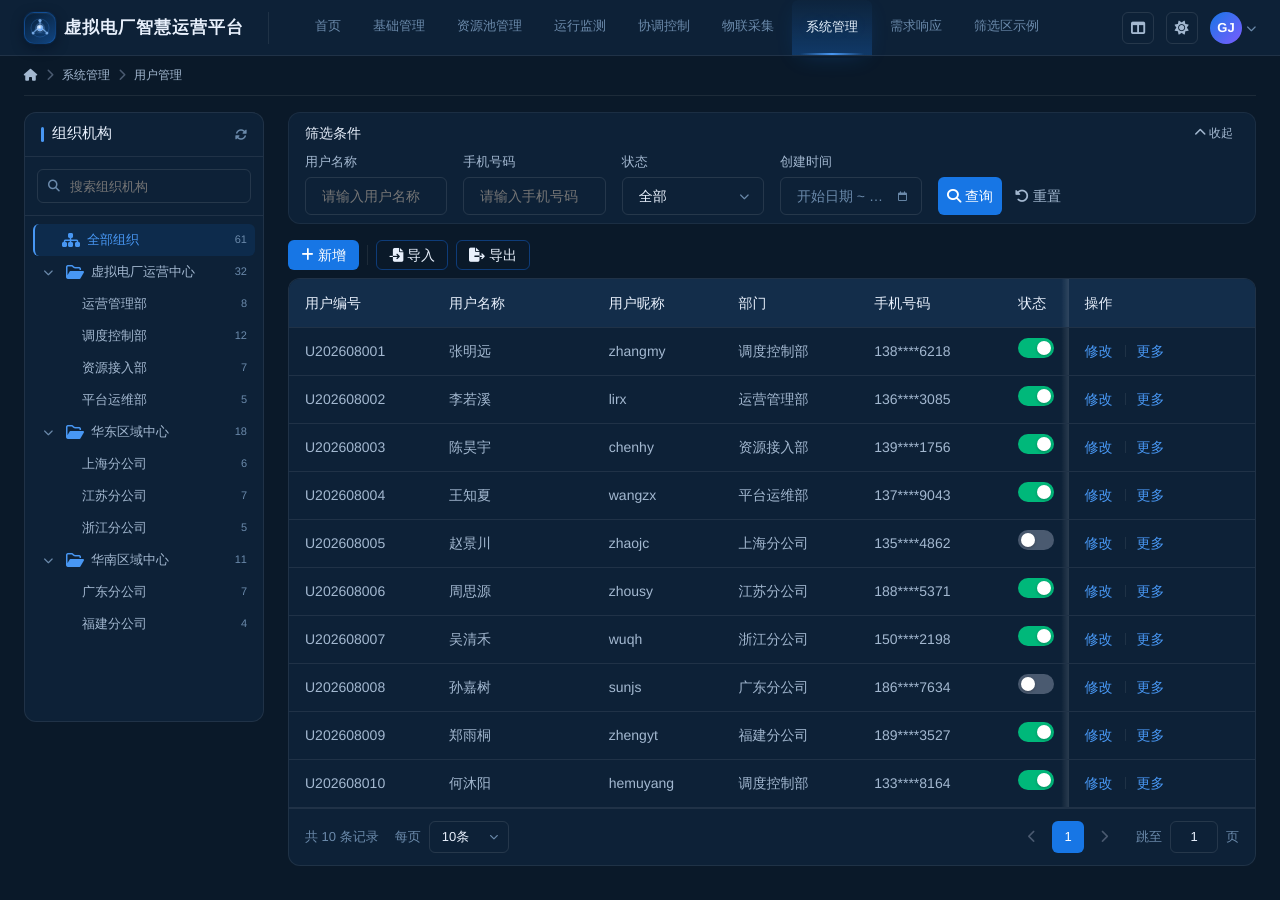
<file: user-management.html>
<!DOCTYPE html>
<html lang="zh-CN" data-theme="dark" data-nav-layout="top">
<head>
<meta charset="UTF-8">
<meta name="viewport" content="width=device-width,initial-scale=1.0">
<title>用户管理 - 虚拟电厂智慧运营平台</title>
<link rel="stylesheet" href="https://cdnjs.cloudflare.com/ajax/libs/font-awesome/6.5.1/css/all.min.css">
<link rel="stylesheet" href="shared-navigation.css?v=20260827-3">
<link rel="stylesheet" href="shared-list-components.css?v=20261013-1">
<link rel="stylesheet" href="user-management-page.css">
<link rel="stylesheet" href="shared-primary-menu-active.css">
<link rel="stylesheet" href="shared-theme.css">
<style>html,body{-webkit-font-smoothing:antialiased;-moz-osx-font-smoothing:grayscale}</style>
</head>
<body>
<header class="header"><div class="header-left"><div class="header-logo"><div class="header-logo-icon"><svg viewBox="0 0 32 32" fill="none" xmlns="http://www.w3.org/2000/svg"><circle cx="16" cy="16" r="14.5" fill="none" stroke="rgba(72,151,243,0.28)" stroke-width="1.2"/><line x1="16" y1="4" x2="5" y2="24" stroke="rgba(72,151,243,0.28)"/><line x1="5" y1="24" x2="27" y2="24" stroke="rgba(72,151,243,0.28)"/><line x1="27" y1="24" x2="16" y2="4" stroke="rgba(72,151,243,0.28)"/><circle cx="16" cy="4" r="2.6" fill="rgba(127,179,239,0.92)"/><circle cx="5" cy="24" r="2.4" fill="rgba(127,179,239,0.88)"/><circle cx="27" cy="24" r="2.4" fill="rgba(127,179,239,0.88)"/><line x1="16" y1="6.6" x2="16" y2="10" stroke="rgba(127,179,239,0.82)" stroke-width="1.8" stroke-linecap="round"/><line x1="7.4" y1="21.6" x2="11" y2="18" stroke="rgba(127,179,239,0.82)" stroke-width="1.8" stroke-linecap="round"/><line x1="24.6" y1="21.6" x2="21" y2="18" stroke="rgba(127,179,239,0.82)" stroke-width="1.8" stroke-linecap="round"/><circle cx="16" cy="16" r="7" fill="none" stroke="rgba(127,179,239,0.26)" stroke-width="1.8"/><circle cx="16" cy="16" r="5" fill="url(#userCoreGrad)" stroke="#FFFFFF" stroke-width="1" stroke-opacity="0.5"/><defs><radialGradient id="userCoreGrad" cx="40%" cy="35%"><stop offset="0%" stop-color="#FFFFFF"/><stop offset="22%" stop-color="#D6E8FF"/><stop offset="100%" stop-color="#5BA0F5"/></radialGradient></defs></svg></div><span class="header-logo-title">虚拟电厂智慧运营平台</span></div><nav class="header-nav"><div class="header-nav-item" role="link" tabindex="0" onclick="location.href='index.html'">首页</div><div class="header-nav-item">基础管理</div><div class="header-nav-item header-nav-dropdown" tabindex="0">资源池管理<div class="header-submenu"><div class="header-submenu-item" onclick="location.href='resource-list.html'">资源管理</div><div class="header-submenu-item">聚合管理</div><div class="header-submenu-item" onclick="location.href='resource-analysis.html'">资源分析</div></div></div><div class="header-nav-item header-nav-dropdown" tabindex="0" aria-expanded="false">运行监测<div class="header-submenu"><div class="header-submenu-item">历史数据查询</div><div class="header-submenu-item" onclick="location.href='control-command.html'">控制指令下发</div></div></div><div class="header-nav-item header-nav-dropdown" tabindex="0">协调控制<div class="header-submenu"><div class="header-submenu-item">负荷预测</div><div class="header-submenu-item">方案管理</div><div class="header-submenu-item" onclick="location.href='optimization-decomposition.html'">优化分解</div><div class="header-submenu-item">分解下发审核</div><div class="header-submenu-item">响应方案管理监视</div></div></div><div class="header-nav-item">物联采集</div><div class="header-nav-item active header-nav-dropdown" tabindex="0">系统管理<div class="header-submenu"><div class="header-submenu-item active" onclick="location.href='user-management.html'">用户管理</div><div class="header-submenu-item">角色管理</div><div class="header-submenu-item">权限管理</div></div></div><div class="header-nav-item">需求响应</div><div class="header-nav-item" role="link" tabindex="0" onclick="location.href='filter-layout-examples.html'">筛选区示例</div></nav></div><div class="header-right"><button class="nav-layout-toggle" id="navLayoutToggle" type="button" onclick="toggleNavLayout()" aria-label="切换为左侧菜单" aria-pressed="false" title="切换为左侧菜单"><i class="fa-solid fa-table-columns"></i></button><button class="theme-toggle" id="themeToggle" type="button" onclick="toggleTheme()" aria-label="切换为浅色主题" aria-pressed="false" title="切换为浅色主题"><i class="fa-solid fa-sun"></i></button><div class="header-avatar-wrapper" id="avatarBtn" onclick="toggleAvatar(event)"><div class="header-avatar">GJ</div><i class="fa-solid fa-chevron-down header-avatar-arrow"></i><div class="dropdown-panel--avatar" id="avatarPanel"><div class="dropdown-option"><i class="fa-solid fa-user" style="margin-right:4px;font-size:12px;opacity:.7"></i>个人中心</div><div class="dropdown-divider"></div><div class="dropdown-option" onclick="event.stopPropagation();logoutToLogin()"><i class="fa-solid fa-right-from-bracket" style="margin-right:4px;font-size:12px;opacity:.7"></i>退出登录</div></div></div></div></header>
<main class="main"><div class="breadcrumb"><div class="breadcrumb-list"><span class="breadcrumb-item" onclick="location.href='index.html'"><i class="fa-solid fa-house"></i></span><span class="breadcrumb-separator"><i class="fa-solid fa-chevron-right"></i></span><span class="breadcrumb-item">系统管理</span><span class="breadcrumb-separator"><i class="fa-solid fa-chevron-right"></i></span><span class="breadcrumb-item current">用户管理</span></div></div><div class="page-grid">
<aside class="card tree-card"><div class="card-head"><div class="title">组织机构</div><i class="fa-solid fa-rotate" style="font-size:12px;color:var(--muted);cursor:pointer"></i></div><div class="tree-search"><div class="search-box"><i class="fa-solid fa-magnifying-glass"></i><input id="treeSearch" placeholder="搜索组织机构" oninput="filterTree(this.value)"></div></div><div class="tree" id="orgTree"></div></aside>
<section class="right"><div class="filter-section" id="filterCard"><div class="filter-header"><span class="filter-title">筛选条件</span><button class="filter-toggle" type="button" aria-expanded="true" onclick="toggleFilter()"><i class="fa-solid fa-chevron-up"></i> <span>收起</span></button></div><div class="filters filters-many"><div class="field"><label>用户名称</label><input class="control" id="nameFilter" placeholder="请输入用户名称"></div><div class="field"><label>手机号码</label><input class="control" id="phoneFilter" placeholder="请输入手机号码"></div><div class="field"><label>状态</label><div class="select-wrap" id="statusSelect"><div class="control select-control" id="statusFilter" onclick="toggleStatus(event)"><span>全部</span><i class="fa-solid fa-chevron-down"></i></div><div class="select-panel"><div class="select-option active" onclick="selectStatus(event,'全部')">全部</div><div class="select-option" onclick="selectStatus(event,'启用')">启用</div><div class="select-option" onclick="selectStatus(event,'停用')">停用</div></div></div></div><div class="field"><label>创建时间</label><div class="select-wrap" id="dateRangeSelect"><div class="control select-control date-range-control" id="dateRangeFilter" onclick="toggleDateRange(event)"><span class="date-range-text placeholder">开始日期 ~ 结束日期</span><i class="fa-regular fa-calendar"></i></div><div class="date-range-panel" onclick="event.stopPropagation()"><div class="range-picker-header"><button type="button" onclick="shiftCalendar(-12)" aria-label="上一年"><i class="fa-solid fa-angles-left"></i></button><button type="button" onclick="shiftCalendar(-1)" aria-label="上个月"><i class="fa-solid fa-chevron-left"></i></button><span class="calendar-title" id="leftMonthTitle"></span><button type="button" onclick="shiftCalendar(1)" aria-label="下个月"><i class="fa-solid fa-chevron-right"></i></button><button type="button" onclick="shiftCalendar(12)" aria-label="下一年"><i class="fa-solid fa-angles-right"></i></button></div><div class="range-calendar"><div class="calendar-grid" id="leftCalendar"></div></div><div class="range-picker-footer"><span id="rangeHint">请选择开始日期</span><button type="button" onclick="clearDateRange()">清空</button></div></div></div></div><div class="actions"><button class="btn btn-primary btn-md" onclick="applyFilters()"><i class="fa-solid fa-magnifying-glass"></i>查询</button><button class="btn btn-ghost btn-md" onclick="resetFilters()"><i class="fa-solid fa-rotate-left"></i>重置</button></div></div></div>
<div class="card table-card"><div class="table-toolbar"><button class="btn btn-primary btn-sm"><i class="fa-solid fa-plus"></i>新增</button><span class="toolbar-divider"></span><button class="btn btn-secondary btn-sm"><i class="fa-solid fa-file-import"></i>导入</button><button class="btn btn-secondary btn-sm"><i class="fa-solid fa-file-export"></i>导出</button></div><div class="table-wrap"><table><thead><tr><th class="fixed-left">用户编号</th><th class="fixed-name col-last-left-fixed">用户名称</th><th>用户昵称</th><th>部门</th><th>手机号码</th><th>状态</th><th>创建时间</th><th class="fixed-right col-first-right-fixed">操作</th></tr></thead><tbody id="userRows"></tbody></table></div><div class="pagination"><div class="pagination-left"><span class="pagination-total" id="totalText">共 0 条记录</span><div class="page-size-select" id="pageSizeSelect"><span>每页</span><div class="page-size-trigger" onclick="togglePageSize(event)"><span id="pageSizeValue">10条</span><i class="fa-solid fa-chevron-down"></i></div><div class="page-size-panel"><div class="page-size-option active" onclick="changePageSize(event,10)">10条</div><div class="page-size-option" onclick="changePageSize(event,20)">20条</div><div class="page-size-option" onclick="changePageSize(event,50)">50条</div></div></div></div><div class="pagination-right"><div class="page-numbers" id="pageNumbers"></div><div class="page-jump"><span>跳至</span><input id="jumpInput" value="1" inputmode="numeric" onkeydown="handleJump(event)"><span>页</span></div></div></div></div></section>
</div></main>
<script>
const orgs=[{name:'虚拟电厂运营中心',count:32,children:[{name:'运营管理部',count:8},{name:'调度控制部',count:12},{name:'资源接入部',count:7},{name:'平台运维部',count:5}]},{name:'华东区域中心',count:18,children:[{name:'上海分公司',count:6},{name:'江苏分公司',count:7},{name:'浙江分公司',count:5}]},{name:'华南区域中心',count:11,children:[{name:'广东分公司',count:7},{name:'福建分公司',count:4}]}];
const users=[['张明远','zhangmy','调度控制部','调度管理员','138****6218','zhangmy@vpp.com','on','2026-08-18 09:32'],['李若溪','lirx','运营管理部','运营专员','136****3085','lirx@vpp.com','on','2026-08-17 14:21'],['陈昊宇','chenhy','资源接入部','资源管理员','139****1756','chenhy@vpp.com','on','2026-08-16 11:08'],['王知夏','wangzx','平台运维部','系统管理员','137****9043','wangzx@vpp.com','on','2026-08-15 16:42'],['赵景川','zhaojc','上海分公司','普通用户','135****4862','zhaojc@vpp.com','off','2026-08-14 10:17'],['周思源','zhousy','江苏分公司','区域管理员','188****5371','zhousy@vpp.com','on','2026-08-13 15:30'],['吴清禾','wuqh','浙江分公司','普通用户','150****2198','wuqh@vpp.com','on','2026-08-12 08:55'],['孙嘉树','sunjs','广东分公司','区域管理员','186****7634','sunjs@vpp.com','off','2026-08-11 13:26'],['郑雨桐','zhengyt','福建分公司','普通用户','189****3527','zhengyt@vpp.com','on','2026-08-10 10:48'],['何沐阳','hemuyang','调度控制部','调度专员','133****8164','hemuyang@vpp.com','on','2026-08-09 09:15']];let selectedOrg='全部组织',status='全部',startDate='',endDate='',pendingStart='',pendingEnd='',calendarMonth=new Date(2026,7,1),currentPage=1,pageSize=10;
function logoutToLogin(){window.location.href='index.html'}function renderTree(filter=''){orgTree.innerHTML='<div class="tree-row leaf '+(selectedOrg==='全部组织'?'active':'')+'" onclick="selectOrg(\'全部组织\')"><i class="fa-solid fa-sitemap folder"></i><span>全部组织</span><span class="tree-count">61</span></div>'+orgs.map((o,i)=>{const kids=o.children.filter(x=>!filter||x.name.includes(filter)),show=!filter||o.name.includes(filter)||kids.length;if(!show)return'';return'<div class="tree-node"><div class="tree-row" onclick="toggleNode(event,this)"><i class="fa-solid fa-chevron-down arrow"></i><i class="fa-regular fa-folder-open folder"></i><span>'+o.name+'</span><span class="tree-count">'+o.count+'</span></div><div class="tree-children">'+kids.map(x=>'<div class="tree-row leaf '+(selectedOrg===x.name?'active':'')+'" onclick="selectOrg(\''+x.name+'\')"><span>'+x.name+'</span><span class="tree-count">'+x.count+'</span></div>').join('')+'</div></div>'}).join('')}
function toggleNode(e,row){if(e.target.closest('.leaf'))return;row.parentElement.classList.toggle('collapsed')}function selectOrg(name){selectedOrg=name;currentPage=1;renderTree(treeSearch.value);renderUsers()}function filterTree(v){renderTree(v.trim())}
function renderUsers(){const name=nameFilter.value.trim(),phone=phoneFilter.value.trim(),start=startDate?new Date(startDate+'T00:00:00'):null,end=endDate?new Date(endDate+'T23:59:59'):null;let data=users.filter(u=>{const created=new Date(u[7].replace(' ','T'));return(selectedOrg==='全部组织'||u[2]===selectedOrg)&&(!name||u[0].includes(name))&&(!phone||u[4].includes(phone))&&(status==='全部'||(status==='启用'?u[6]==='on':u[6]==='off'))&&(!start||created>=start)&&(!end||created<=end)}),totalPages=Math.max(1,Math.ceil(data.length/pageSize));currentPage=Math.min(currentPage,totalPages);const pageData=data.slice((currentPage-1)*pageSize,currentPage*pageSize);userRows.innerHTML=pageData.map((u,index)=>'<tr><td class="fixed-left">U202608'+String((currentPage-1)*pageSize+index+1).padStart(3,'0')+'</td><td class="fixed-name col-last-left-fixed">'+u[0]+'</td><td>'+u[1]+'</td><td>'+u[2]+'</td><td>'+u[4]+'</td><td><button class="status-switch '+u[6]+'" type="button" role="switch" aria-checked="'+(u[6]==='on')+'" onclick="toggleUserStatus(this)"><span></span></button></td><td>'+u[7]+'</td><td class="fixed-right col-first-right-fixed"><span class="link-group"><span class="link">修改</span><span class="link">更多</span></span></td></tr>').join('');totalText.textContent='共 '+data.length+' 条记录';jumpInput.value=currentPage;renderPagination(totalPages)}
function renderPagination(totalPages){let html='<button class="page-btn '+(currentPage===1?'disabled':'')+'" '+(currentPage===1?'disabled':'onclick="goToPage('+(currentPage-1)+')"')+'><i class="fa-solid fa-chevron-left"></i></button>';for(let page=1;page<=totalPages;page++)html+='<button class="page-btn '+(page===currentPage?'active':'')+'" onclick="goToPage('+page+')">'+page+'</button>';html+='<button class="page-btn '+(currentPage===totalPages?'disabled':'')+'" '+(currentPage===totalPages?'disabled':'onclick="goToPage('+(currentPage+1)+')"')+'><i class="fa-solid fa-chevron-right"></i></button>';pageNumbers.innerHTML=html}function goToPage(page){currentPage=page;renderUsers()}function togglePageSize(event){event.stopPropagation();pageSizeSelect.classList.toggle('open')}function changePageSize(event,size){event.stopPropagation();pageSize=size;currentPage=1;pageSizeValue.textContent=size+'条';pageSizeSelect.querySelectorAll('.page-size-option').forEach(option=>option.classList.toggle('active',option.textContent===size+'条'));pageSizeSelect.classList.remove('open');renderUsers()}function handleJump(event){if(event.key!=='Enter')return;const totalPages=Math.max(1,pageNumbers.querySelectorAll('.page-btn').length-2),page=Math.min(totalPages,Math.max(1,Number.parseInt(jumpInput.value,10)||1));goToPage(page)}
function toggleStatus(event){event.stopPropagation();dateRangeSelect.classList.remove('open');statusSelect.classList.toggle('open')}function selectStatus(event,value){event.stopPropagation();status=value;statusFilter.querySelector('span').textContent=value;statusSelect.querySelectorAll('.select-option').forEach(option=>option.classList.toggle('active',option.textContent===value));statusSelect.classList.remove('open')}function padDate(value){return String(value).padStart(2,'0')}function dateKey(date){return date.getFullYear()+'-'+padDate(date.getMonth()+1)+'-'+padDate(date.getDate())}function toggleDateRange(event){event.stopPropagation();statusSelect.classList.remove('open');const opening=!dateRangeSelect.classList.contains('open');dateRangeSelect.classList.toggle('open');if(opening){pendingStart=startDate;pendingEnd=endDate;renderCalendar()}}function shiftCalendar(months){calendarMonth=new Date(calendarMonth.getFullYear(),calendarMonth.getMonth()+months,1);renderCalendar()}function calendarMarkup(month){const week=['日','一','二','三','四','五','六'];let html=week.map(day=>'<span class="calendar-week">'+day+'</span>').join(''),first=new Date(month.getFullYear(),month.getMonth(),1),cursor=new Date(month.getFullYear(),month.getMonth(),1-first.getDay());for(let index=0;index<42;index++){const key=dateKey(cursor),outside=cursor.getMonth()!==month.getMonth(),isStart=key===pendingStart,isEnd=key===pendingEnd,inside=pendingStart&&pendingEnd&&key>pendingStart&&key<pendingEnd;html+='<button type="button" class="calendar-day '+(outside?'outside ':'')+(inside?'in-range ':'')+(isStart?'range-start ':'')+(isEnd?'range-end ':'')+'" onclick="pickRangeDate(\''+key+'\')"><span>'+cursor.getDate()+'</span></button>';cursor.setDate(cursor.getDate()+1)}return html}function renderCalendar(){leftMonthTitle.textContent=calendarMonth.getFullYear()+' 年 '+(calendarMonth.getMonth()+1)+' 月';leftCalendar.innerHTML=calendarMarkup(calendarMonth);rangeHint.textContent=pendingStart?(pendingEnd?pendingStart+' ~ '+pendingEnd:'请选择结束日期'):'请选择开始日期'}function pickRangeDate(key){if(!pendingStart||pendingEnd){pendingStart=key;pendingEnd=''}else if(key<pendingStart){pendingEnd=pendingStart;pendingStart=key}else{pendingEnd=key}renderCalendar();if(pendingEnd){startDate=pendingStart;endDate=pendingEnd;updateDateRangeText();dateRangeSelect.classList.remove('open')}}function updateDateRangeText(){const text=dateRangeFilter.querySelector('.date-range-text'),hasRange=startDate&&endDate;text.textContent=hasRange?startDate+' ~ '+endDate:'开始日期 ~ 结束日期';text.classList.toggle('placeholder',!hasRange)}function clearDateRange(){startDate='';endDate='';pendingStart='';pendingEnd='';updateDateRangeText();dateRangeSelect.classList.remove('open')}function applyFilters(){currentPage=1;renderUsers()}function resetFilters(){nameFilter.value='';phoneFilter.value='';status='全部';statusFilter.querySelector('span').textContent=status;statusSelect.querySelectorAll('.select-option').forEach(option=>option.classList.toggle('active',option.textContent===status));currentPage=1;clearDateRange();selectedOrg='全部组织';renderTree();renderUsers()}function toggleFilter(){const section=document.getElementById('filterCard'),collapsed=section.classList.toggle('is-collapsed'),button=section.querySelector('.filter-toggle');button.setAttribute('aria-expanded',String(!collapsed));button.querySelector('span').textContent=collapsed?'展开':'收起';button.querySelector('i').className='fa-solid fa-chevron-'+(collapsed?'down':'up')}
function toggleUserStatus(button){const enabled=button.classList.toggle('on');button.classList.toggle('off',!enabled);button.setAttribute('aria-checked',String(enabled))}function updateNavButtons(){const light=document.documentElement.dataset.theme==='light',side=document.documentElement.dataset.navLayout==='side',themeLabel=light?'切换为深色主题':'切换为浅色主题',layoutLabel=side?'切换为顶部菜单':'切换为左侧菜单';themeToggle.innerHTML='<i class="fa-solid fa-'+(light?'moon':'sun')+'"></i>';themeToggle.title=themeLabel;themeToggle.setAttribute('aria-label',themeLabel);themeToggle.setAttribute('aria-pressed',String(light));navLayoutToggle.innerHTML='<i class="fa-solid fa-'+(side?'window-maximize':'table-columns')+'"></i>';navLayoutToggle.title=layoutLabel;navLayoutToggle.setAttribute('aria-label',layoutLabel);navLayoutToggle.setAttribute('aria-pressed',String(side))}function toggleTheme(){const root=document.documentElement,next=root.dataset.theme==='light'?'dark':'light';root.dataset.theme=next;localStorage.setItem('vpp-theme',next);updateNavButtons()}function toggleNavLayout(){const root=document.documentElement,next=root.dataset.navLayout==='side'?'top':'side';root.dataset.navLayout=next;localStorage.setItem('vpp-nav-layout',next);updateNavButtons()}
function toggleAvatar(event){event.stopPropagation();avatarBtn.classList.toggle('open');avatarPanel.classList.toggle('show')}document.addEventListener('click',()=>{avatarBtn.classList.remove('open');avatarPanel.classList.remove('show');statusSelect.classList.remove('open');dateRangeSelect.classList.remove('open');pageSizeSelect.classList.remove('open')});
document.documentElement.dataset.theme=localStorage.getItem('vpp-theme')||'dark';document.documentElement.dataset.navLayout=localStorage.getItem('vpp-nav-layout')||'top';renderTree();renderUsers();updateNavButtons();
</script><script src="shared-table-interactions.js"></script>
</body>
<script src="shared-basic-management.js"></script>
<script>document.querySelectorAll('.header-submenu-item').forEach(function(item){if(item.textContent.trim()==='聚合管理'){item.setAttribute('role','link');item.setAttribute('tabindex','0');item.addEventListener('click',function(){window.location.href='aggregation-management.html'});item.addEventListener('keydown',function(event){if(event.key==='Enter'||event.key===' '){event.preventDefault();window.location.href='aggregation-management.html'}})}});</script>
</html>
</file>
<file: shared-theme.css>
/* Global theme tokens: the single visual source consumed by every prototype page. */
:root {
  --page-bg:#0A1929; --page:#0A1929;
  --card-bg:#0D2137; --card:#0D2137;
  --card-bg-alt:#0F2640; --card-alt:#0F2640; --surface-overlay:#0F2640;
  --text-primary:#E8F0FC; --text:#E8F0FC;
  --text-secondary:#A3B8D0; --secondary:#A3B8D0;
  --text-muted:#6B8AAB; --muted:#6B8AAB;
  --text-disabled:#4A5A70; --disabled:#4A5A70;
  --primary-300:#7FB3EF; --primary-400:#4897F3; --primary-500:#1776E5; --primary-600:#095AB8;
  --primary:#1776E5; --primary-light:#4897F3;
  --cyan-500:#00D4FF; --orange-500:#FFB547; --green-500:#00D68F; --red-500:#FF5757;
  --border-default:rgba(255,255,255,.10); --border-hover:rgba(255,255,255,.15);
  --border-active:rgba(22,104,220,.30); --border-divider:rgba(255,255,255,.08);
  --border-subtle:rgba(255,255,255,.06); --border-secondary:rgba(22,104,220,.45);
  --table-head-bg:#132D4A;
  --hover-bg:rgba(72,151,243,.07); --hover:rgba(72,151,243,.07);
  --overlay-shadow:0 8px 24px rgba(0,0,0,.40);
  --header-h:56px; --nav-sidebar-w:220px;
  --font-sans:-apple-system,BlinkMacSystemFont,"Segoe UI",Roboto,"PingFang SC","Noto Sans SC","Microsoft YaHei",sans-serif;
  --font:var(--font-sans);
}
:root[data-theme="light"] {
  --page-bg:#F3F7FC; --page:#F3F7FC;
  --card-bg:#FFF; --card:#FFF; --card-bg-alt:#FFF; --card-alt:#FFF; --surface-overlay:#FFF;
  --text-primary:#172B43; --text:#172B43; --text-secondary:#52667D; --secondary:#52667D;
  --text-muted:#75879A; --muted:#75879A; --text-disabled:#9BA9B8; --disabled:#9BA9B8;
  --border-default:rgba(23,43,67,.16); --border-hover:rgba(23,43,67,.24);
  --border-active:rgba(22,104,220,.38); --border-divider:rgba(25,56,89,.10);
  --border-subtle:rgba(23,43,67,.08); --hover-bg:rgba(23,118,229,.06); --hover:rgba(23,118,229,.06);
  --table-head-bg:#E5EDF7;
  --overlay-shadow:0 8px 24px rgba(23,43,67,.14);
}
body:has(.welcome) .content { margin-top:var(--header-h); }
</file>
<file: shared-navigation.css>
@font-face {
  font-family: "Alimama ShuHeiTi";
  font-weight: 700;
  src: url("https://at.alicdn.com/wf/webfont/kfq1sgJFWQ6g/cPCrTL8ewntCCMPMNgo40.woff2") format("woff2"),
       url("https://at.alicdn.com/wf/webfont/kfq1sgJFWQ6g/fu9Q_dW8qzsGtfSSU60a3.woff") format("woff");
  font-display: swap;
}

.header {
  position: fixed;
  inset: 0 0 auto;
  z-index: 200;
  height: var(--header-h, 56px);
  display: flex;
  align-items: stretch;
  padding: 0 24px;
  background: var(--card-bg, var(--card));
  border-bottom: 1px solid var(--border-divider, var(--divider));
}
.header-left { display: flex; align-items: center; min-width: 0; gap: 24px; }
.header-logo { display: flex; align-items: center; gap: 8px; padding-right: 24px; margin-right: 8px; border-right: 1px solid var(--border-divider, var(--divider)); white-space: nowrap; }
.header-logo-icon { width: 32px; height: 32px; flex: 0 0 32px; display: flex; align-items: center; justify-content: center; border-radius: 10px; background: linear-gradient(145deg,#061D35 0%,#0B2B4F 35%,#114480 100%); border: 1px solid rgba(23,118,229,.30); box-shadow: 0 4px 12px rgba(3,12,27,.50),0 0 0 1px rgba(23,118,229,.08),inset 0 1px 0 rgba(255,255,255,.05); }
.header-logo-icon svg { width: 20px; height: 20px; }
.header-logo-title { font-family: "Alimama ShuHeiTi", var(--font-sans, var(--font)); font-size: 17px; font-weight: 700; font-style: normal; line-height: 24px; letter-spacing: 1px; color: var(--text-primary, var(--text)); white-space: nowrap; }
.header-nav { height: 100%; display: flex; align-items: stretch; gap: 4px; }
.header-logo-title { font-synthesis:weight; -webkit-font-smoothing:antialiased; -moz-osx-font-smoothing:grayscale; }
.header-nav-item,.header-submenu-item { font-synthesis:none; -webkit-font-smoothing:antialiased; -moz-osx-font-smoothing:grayscale; text-rendering:geometricPrecision; }
.header-nav-item,.header-submenu-item { font-family: var(--font-sans, var(--font)); font-size: 13px; font-weight: 500; font-style: normal; line-height: 1.4; letter-spacing: 0; }
.header-nav-item { position: relative; display: flex; align-items: center; padding: 6px 14px; margin-bottom: -1px; border-bottom: 3px solid transparent; border-radius: 6px 6px 0 0; color: var(--text-muted, var(--muted)); white-space: nowrap; cursor: pointer; user-select: none; transition: all 200ms ease; }
.header-nav-item::after { content:""; position:absolute; left:50%; right:auto; bottom:0; width:0; height:2px; border-radius:2px 2px 0 0; transform:translateX(-50%); background:linear-gradient(90deg,transparent 0%,rgba(72,151,243,.3) 15%,#4897F3 35%,#7FB3EF 50%,#4897F3 65%,rgba(72,151,243,.3) 85%,transparent 100%); opacity:0; transition:all 300ms cubic-bezier(.4,0,.2,1); }
.header-nav-item::before { content:""; position:absolute; top:0; left:22%; right:22%; height:1px; background:linear-gradient(90deg,transparent,rgba(72,151,243,.35),transparent); opacity:0; transition:all 250ms ease; }
.header-nav-item:hover { color: var(--text-primary, var(--text)); background: rgba(72,151,243,.06); box-shadow: inset 0 -1px 0 rgba(23,118,229,.15); }
.header-nav-item:hover::after { width:50%; opacity:.6; }.header-nav-item:hover::before { opacity:.4; }
.header-nav-item.active { margin-bottom: -3px; color: #E8F4FF; font-weight: 600; background: linear-gradient(180deg,rgba(23,118,229,.03),rgba(23,118,229,.28)); box-shadow: 0 4px 24px -10px rgba(23,118,229,.32); }
.header-nav-item.active::before { opacity:1; background:linear-gradient(90deg,transparent,rgba(72,151,243,.5),transparent); }
.header-nav-item.active::after { left:10%; right:10%; width:auto; transform:none; opacity:1; filter:none; box-shadow:0 0 6px rgba(23,118,229,.6),0 0 18px rgba(23,118,229,.35),0 0 36px rgba(23,118,229,.15),0 1px 0 rgba(23,118,229,.4); }
:root[data-theme="light"] .header-nav-item.active { color: var(--text-primary, var(--text)); background: linear-gradient(180deg,rgba(23,118,229,.01),rgba(23,118,229,.12)); box-shadow: 0 4px 20px -12px rgba(23,118,229,.16); }
.header-nav-dropdown { position: relative; }
.header-submenu { position: absolute; top: 100%; left: 0; z-index: 1000; min-width: 180px; padding: 6px 0; background: linear-gradient(180deg,#0F1D32 0%,#0C182B 100%); border: 1px solid var(--border-default, var(--border)); border-radius: 0 0 8px 8px; box-shadow: 0 8px 32px rgba(0,0,0,.50),0 0 20px -4px rgba(23,118,229,.15); opacity: 0; visibility: hidden; transform: translateY(-4px); transition: opacity 200ms ease,transform 200ms ease,visibility 200ms ease; }
.header-nav-dropdown:hover .header-submenu,.header-nav-dropdown:focus-within .header-submenu,.header-nav-dropdown.open .header-submenu { opacity: 1; visibility: visible; transform: none; }
.header-submenu-item { position: relative; display: flex; align-items: center; min-height: 38px; margin: 2px 6px; padding: 0 16px 0 28px; border-radius: 6px; color: var(--text-secondary, var(--secondary)); white-space: nowrap; cursor: pointer; transition: color 160ms ease,background 160ms ease; }
.header-submenu-item:hover { color: #D7E9FF; background: linear-gradient(90deg,rgba(23,118,229,.13),rgba(23,118,229,.05)); }
.header-submenu-item.active { color: #FFF; font-weight: 600; background: linear-gradient(90deg,rgba(23,118,229,.28),rgba(23,118,229,.12)); box-shadow: inset 0 0 0 1px rgba(91,160,245,.10); }
.header-submenu-item.active::after { content: ""; position: absolute; left: 10px; top: 50%; width: 3px; height: 12px; border-radius: 3px; background: var(--primary-400, var(--primary-light)); transform: translateY(-50%); }
.header-submenu-item.has-submenu { position: relative; padding-right: 30px; }
.header-submenu-item.has-submenu::before { content: "›"; position: absolute; right: 12px; top: 50%; color: var(--text-muted, var(--muted)); font-size: 16px; line-height: 1; transform: translateY(-52%); }
.header-submenu-item.has-submenu:hover::before,
.header-submenu-item.has-submenu[aria-expanded="true"]::before { color: var(--primary-400, var(--primary-light)); }
.header-submenu-item.has-submenu > .nested-submenu { top: -8px; left: calc(100% + 4px); opacity: 0; visibility: hidden; transform: translateX(-4px); }
.header-submenu-item.has-submenu:hover > .nested-submenu,
.header-submenu-item.has-submenu:focus-within > .nested-submenu,
.header-submenu-item.has-submenu[aria-expanded="true"] > .nested-submenu { opacity: 1; visibility: visible; transform: none; }
:root[data-theme="light"] .header-submenu { background: #FFF; box-shadow: 0 8px 24px rgba(23,43,67,.14); }
:root[data-theme="light"] .header-submenu-item { color: #4F647A; }
:root[data-theme="light"] .header-submenu-item:hover { color: #165EA8; background: linear-gradient(90deg,rgba(23,118,229,.09),rgba(23,118,229,.035)); }
:root[data-theme="light"] .header-submenu-item.active { color: #174F8F; background: linear-gradient(90deg,rgba(23,118,229,.15),rgba(23,118,229,.07)); }
.header-right { margin-left: auto; display: flex; align-items: center; gap: 12px; }
.nav-layout-toggle,.theme-toggle { width: 32px; height: 32px; padding: 0; border: 1px solid var(--border-default, var(--border)); border-radius: 6px; background: transparent; color: var(--text-secondary, var(--secondary)); cursor: pointer; }
.nav-layout-toggle:hover,.theme-toggle:hover { color: var(--primary-400, var(--primary-light)); background: rgba(23,118,229,.08); }
.header-avatar-wrapper { position: relative; display: flex; align-items: center; gap: 4px; cursor: pointer; user-select: none; }
.header-avatar { width: 32px; height: 32px; display: grid; place-items: center; border-radius: 50%; background: linear-gradient(135deg,var(--primary-500, var(--primary)),#7C5CFF); color: #FFF; font: 600 13px/1 var(--font-sans, var(--font)); transition: transform 200ms ease,box-shadow 200ms ease; }
.header-avatar-wrapper:hover .header-avatar { transform: scale(1.05); box-shadow: 0 0 0 2px rgba(72,151,243,.25); }
.header-avatar-arrow { font-size: 10px; color: var(--text-muted, var(--muted)); transition: transform 200ms ease; }
.header-avatar-wrapper.open .header-avatar-arrow { transform: rotate(180deg); }
.dropdown-panel--avatar { display: none; position: absolute; top: calc(100% + 8px); right: 0; z-index: 1000; min-width: 120px; padding: 4px; background: var(--card-bg-alt, var(--card-alt)); border: 1px solid var(--border-default, var(--border)); border-radius: 8px; box-shadow: 0 8px 24px rgba(0,0,0,.40); }
.dropdown-panel--avatar.show { display: block; }
.dropdown-option { padding: 10px 14px; border-radius: 6px; color: var(--text-secondary, var(--secondary)); font-size: 14px; text-align: center; white-space: nowrap; cursor: pointer; }
.dropdown-option:hover { color: var(--text-primary, var(--text)); background: var(--hover-bg, var(--hover)); }
.dropdown-divider { height: 1px; margin: 2px 8px; background: var(--border-divider, var(--divider)); }
:root[data-nav-layout="side"] .header-nav { position: fixed; top: var(--header-h,56px); bottom: 0; left: 0; width: var(--nav-sidebar-w,220px); height: auto; padding: 16px 12px; flex-direction: column; background: var(--card-bg, var(--card)); border-right: 1px solid var(--border-divider, var(--divider)); }
:root[data-nav-layout="side"] .header-nav-item { min-height: 40px; margin: 0; border: 0; border-radius: 6px; }
:root[data-nav-layout="side"] .header-nav-item::before { display:none; }
:root[data-nav-layout="side"] .header-nav-item.active::after { left: 0; right: auto; top: 18%; bottom: 18%; width: 2px; height: auto; transform:none; background: var(--primary-400, var(--primary-light)); }
:root[data-nav-layout="side"] .header-submenu { top: 0; left: calc(100% + 4px); border-radius: 8px; }
:root[data-nav-layout="side"] .header-logo { border-right: 0; }

/* Shared breadcrumb component. */
.breadcrumb { position: static; height: 40px; min-height: 40px; display: flex; align-items: center; margin: 0 0 16px; padding: 0; background: transparent; border-bottom: 1px solid var(--border-subtle); }
.breadcrumb-list { display: flex; align-items: center; gap: 8px; font-size: 12px; line-height: 1.4; }
.breadcrumb-item { color: var(--text-secondary); cursor: pointer; transition: color 150ms ease; }
.breadcrumb-item:hover { color: var(--primary-400); }
.breadcrumb-item.current, .breadcrumb-item.current:hover { color: var(--text-secondary); cursor: default; }
.breadcrumb-separator { color: var(--text-disabled); font-size: 12px; }
</file>
<file: shared-list-components.css>
/* Shared list-page components. Values map directly to the VPP specifications. */
.filter-card,.filter-section { padding: 8px 16px; margin: 0 0 16px; background: var(--card-bg,var(--card)); border: 1px solid var(--border-subtle,var(--divider)); border-radius: 12px; }
.filter-top,.filter-header { min-height: 24px; display: flex; align-items: center; justify-content: space-between; margin-bottom: 8px; }
.filter-title { color: var(--text-primary,var(--text)); font-size: 14px; font-weight: 500; line-height: 22px; }
.filter-section.is-collapsed .filter-header { margin-bottom: 0; }
.filter-section.is-collapsed .filter-row,.filter-section.is-collapsed .filter-grid,.filter-section.is-collapsed .filters { display: none; }
.filter-row { display: grid; grid-template-columns: minmax(0,1fr); align-items: end; gap: 16px; }
.filter-grid { display: contents; }
.filter-item { display: flex; flex-direction: column; }
.filter-toggle { border: 0; background: transparent; color: var(--text-secondary,var(--secondary)); font-size: 12px; font-weight: 500; line-height: 18px; cursor: pointer; }
.filters { display: grid; grid-template-columns: minmax(0,1fr); gap: 16px; align-items: end; }
.field label,.filter-label { display: block; margin-bottom: 6px; color: var(--text-secondary,var(--secondary)); font-size: 13px; font-weight: 400; line-height: 18px; white-space: nowrap; }
.control,.filter-input,.filter-search input { width: 100%; height: 38px; padding: 0 16px; border: 1px solid var(--border-default,var(--border)); border-radius: 6px; background: transparent; color: var(--text-primary,var(--text)); font: 400 14px/22px var(--font-sans,var(--font)); outline: 0; transition: all 150ms ease; }
.select-control { display:flex; align-items:center; justify-content:space-between; gap:8px; padding-right:14px; cursor:pointer; }
.select-control > span { min-width:0; overflow:hidden; text-overflow:ellipsis; white-space:nowrap; }
.select-control > i { flex:0 0 auto; color:var(--text-muted,var(--muted)); font-size:10px; }
.select-wrap { position: relative; }
.select-panel { display:none; position:absolute; top:calc(100% + 4px); left:0; right:0; z-index:1000; padding:4px; background:var(--surface-overlay); border:1px solid var(--border-default); border-radius:8px; box-shadow:var(--overlay-shadow); }
.select-wrap.open .select-panel { display:block; }
.select-option { height:34px; display:flex; align-items:center; padding:0 12px; border-radius:6px; color:var(--text-secondary); cursor:pointer; }
.select-option:hover { background:var(--hover-bg); color:var(--text-primary); }
.select-option.active { background:var(--hover-bg); color:var(--primary-400); }
.control:hover,.filter-input:hover,.filter-search input:hover { border-color: var(--border-hover); }
.control:focus,.filter-input:focus,.filter-search input:focus { border-color: var(--border-active); box-shadow: 0 0 0 3px rgba(23,118,229,.10); background: rgba(23,118,229,.06); }
.actions,.filter-actions { display: flex; align-items: center; justify-content:flex-start; gap: 4px; grid-column: auto; grid-row: auto; }
.btn { display: inline-flex; align-items: center; justify-content: center; gap: 4px; border: 1px solid transparent; border-radius: 6px; font: 500 14px/22px var(--font-sans,var(--font)); white-space: nowrap; cursor: pointer; }
.btn-sm { height:30px; padding:0 12px; }.btn-md { height:38px; padding:0 16px; }.btn-lg { height:46px; padding:0 24px; }
.btn-primary { color: #FFF; background: var(--primary-500,var(--primary)); }
.btn-primary:hover { background: var(--primary-400,#4897F3); }
.btn-primary:active { background: var(--primary-600,#095AB8); }
.btn-secondary { color: var(--text-primary,var(--text)); background: transparent; border-color: var(--border-secondary,rgba(22,104,220,.45)); }
.btn-secondary:hover { background: rgba(22,104,220,.08); border-color: var(--border-secondary-hover,rgba(22,104,220,.55)); }
.btn-secondary:active { background: rgba(22,104,220,.15); border-color: var(--border-secondary-active,rgba(22,104,220,.60)); }
.btn-ghost { color: var(--text-secondary,var(--secondary)); background: transparent; border-color: transparent; }
.btn-ghost:hover { color: var(--text-primary,var(--text)); background: rgba(255,255,255,.06); }
.btn-ghost:active { color: var(--text-primary,var(--text)); background: rgba(255,255,255,.10); }
.btn-danger-outline { color: var(--red-500,#FF5757); background: transparent; border-color: var(--red-500,#FF5757); }
.btn-danger-outline:hover { background: rgba(255,87,87,.08); }
.btn-danger-outline:active { background: rgba(255,87,87,.15); }
.btn:focus-visible { outline: 2px solid var(--border-active,rgba(22,104,220,.30)); outline-offset: 2px; box-shadow: 0 0 0 3px rgba(23,118,229,.10); }
.btn:disabled { color: var(--text-disabled,var(--disabled)); background: var(--gray-700,#1E2D4A); border-color: transparent; cursor: not-allowed; opacity:.6; }
.btn-secondary:disabled,.btn-ghost:disabled,.btn-danger-outline:disabled { background: transparent; border-color: var(--border-subtle,rgba(255,255,255,.06)); }
.btn-danger-outline:disabled,.btn-danger-outline:disabled:hover,.btn-danger-outline:disabled:active { color: var(--text-disabled,var(--disabled)); background: transparent; border-color: var(--border-subtle,rgba(255,255,255,.06)); opacity: 1; }
.actions .btn,.filter-actions .btn,.filter-actions .filter-query,.filter-actions .filter-reset { width: 64px; }
.table-card,.table-container { overflow: hidden; background: var(--card-bg,var(--card)); border: 1px solid var(--border-subtle,var(--divider)); border-radius: 12px; }
.table-toolbar { min-height: 54px; padding: 8px 16px; display: flex; align-items: center; gap: 8px; border-bottom: 1px solid var(--border-divider,var(--divider)); }
.toolbar-divider { width: 1px; height: 20px; flex: 0 0 1px; background: var(--border-divider,var(--divider)); }
.table-wrap { position: relative; overflow-x: auto; }
.table-card table { width: 100%; min-width: 1180px; border-collapse: collapse; }
.table-card thead tr,.table-card tbody tr { height: 48px; }
.table-card th { height: 48px; padding: 0 16px; position: sticky; top: 0; z-index: 2; vertical-align: middle; background: var(--table-head-bg,#132D4A); color: var(--text-primary,var(--text)); font: 500 14px/22px var(--font-sans,var(--font)); text-align: left; white-space: nowrap; border-bottom: 1px solid var(--border-divider); }
.table-card td { height: 48px; padding: 0 16px; vertical-align: middle; color: var(--text-secondary,var(--secondary)); font: 400 14px/22px var(--font-sans,var(--font)); white-space: nowrap; overflow: hidden; text-overflow: ellipsis; border-bottom: 1px solid var(--border-divider); }
.table-tooltip { position: fixed; z-index: 1000; width: max-content; max-width: min(360px,calc(100vw - 32px)); padding: 8px 10px; border: 1px solid var(--border-default); border-radius: var(--radius-md,8px); background: var(--surface-overlay); box-shadow: var(--overlay-shadow); color: var(--text-primary); font: 400 12px/18px var(--font-sans,var(--font)); white-space: normal; overflow-wrap: anywhere; pointer-events: none; opacity: 0; visibility: hidden; transform: translateY(4px); transition: opacity 150ms ease,transform 150ms ease,visibility 150ms ease; }
.table-tooltip::after { content: ""; position: absolute; left: var(--tooltip-arrow-left,14px); bottom: -5px; width: 8px; height: 8px; background: var(--surface-overlay); border-right: 1px solid var(--border-default); border-bottom: 1px solid var(--border-default); transform: rotate(45deg); }
.table-tooltip.below::after { top: -5px; bottom: auto; border: 0; border-left: 1px solid var(--border-default); border-top: 1px solid var(--border-default); }
.table-tooltip[hidden] { display: block; }
.table-tooltip.show { opacity: 1; visibility: visible; transform: none; }
.table-card th.num-header,.table-card td.num,.table-container th.num-header,.table-container td.num { text-align: left; }
.table-card tbody tr:hover td { background: var(--hover-bg,var(--hover)); }
:root[data-theme="light"] .table-card th { background: #E5EDF7; color: #172B43; }
/* Fixed-column shadows are shared verbatim with the resource management table. */
:root { --fixed-shadow-color:rgba(255,255,255,.12); }
:root[data-theme="light"] { --fixed-shadow-color:rgba(23,43,67,.10); }
th.col-last-left-fixed,td.col-last-left-fixed,th.col-first-right-fixed,td.col-first-right-fixed { overflow:visible; }
th.col-last-left-fixed::after,td.col-last-left-fixed::after { content:""; position:absolute; top:0; right:-8px; bottom:0; width:8px; z-index:1; background:linear-gradient(to right,var(--fixed-shadow-color),transparent); pointer-events:none; opacity:1; transition:opacity 200ms ease; }
th.col-first-right-fixed::after,td.col-first-right-fixed::after { content:""; position:absolute; top:0; left:-8px; bottom:0; width:8px; z-index:1; background:linear-gradient(to left,var(--fixed-shadow-color),transparent); pointer-events:none; opacity:1; transition:opacity 200ms ease; }
.table-wrap.no-left-shadow th.col-last-left-fixed::after,.table-wrap.no-left-shadow td.col-last-left-fixed::after,
.table-scroll.no-left-shadow th.col-last-left-fixed::after,.table-scroll.no-left-shadow td.col-last-left-fixed::after { display:none; }
.table-wrap.no-right-shadow th.col-first-right-fixed::after,.table-wrap.no-right-shadow td.col-first-right-fixed::after,
.table-scroll.no-right-shadow th.col-first-right-fixed::after,.table-scroll.no-right-shadow td.col-first-right-fixed::after { display:none; }
.pagination { display: flex; align-items: center; justify-content: space-between; gap: 16px; padding: 12px 16px; border-top: 1px solid var(--border-divider,var(--divider)); }
.pagination-left,.pagination-right,.page-size-select,.page-numbers,.page-jump { display: flex; align-items: center; }
.pagination-left,.pagination-right { gap: 16px; }.page-size-select,.page-jump { gap: 8px; }
.pagination-total,.page-size-select,.page-jump { color: var(--text-muted,var(--muted)); font: 400 13px/normal var(--font-sans,var(--font)); }
.page-size-select { position: relative; }.page-size-trigger { position: relative; display: flex; align-items: center; min-width: 80px; height: 32px; padding: 0 28px 0 12px; border: 1px solid var(--border-default,var(--border)); border-radius: 6px; background: transparent; color: var(--text-primary,var(--text)); font-size: 13px; cursor: pointer; }
.page-size-trigger i { position: absolute; right: 10px; color: var(--text-muted,var(--muted)); font-size: 9px; }
.page-size-panel { display: none; position: absolute; left: 32px; bottom: calc(100% + 4px); z-index: 1000; min-width: 80px; padding: 4px; background: var(--surface-overlay); border: 1px solid var(--border-default); border-radius: 6px; box-shadow: var(--overlay-shadow); }.page-size-select.open .page-size-panel { display: block; }
.page-size-option { padding: 8px 12px; border-radius: 6px; color: var(--text-secondary); font-size: 14px; cursor: pointer; }.page-size-option:hover { color: var(--primary-600); background: rgba(23,118,229,.08); }.page-size-option.active { color: var(--primary-600); background: rgba(23,118,229,.13); font-weight: 500; }
.page-numbers { gap: 4px; }.page-btn { min-width: 32px; height: 32px; padding: 0 6px; display: flex; align-items: center; justify-content: center; border: 0; border-radius: 6px; background: transparent; color: var(--text-secondary,var(--secondary)); font-size: 13px; cursor: pointer; }.page-btn:hover { color: var(--text-primary,var(--text)); background: rgba(23,118,229,.08); }.page-btn.active { color: #FFF; background: var(--primary-500,var(--primary)); }.page-btn.disabled,.page-btn.disabled:hover { color: var(--text-disabled,var(--disabled)); background: transparent; cursor: not-allowed; }
.page-ellipsis { padding: 0 4px; color: var(--text-muted,var(--muted)); font-size: 13px; }.page-jump input { width: 48px; height: 32px; border: 1px solid var(--border-default,var(--border)); border-radius: 6px; background: transparent; color: var(--text-primary,var(--text)); font-size: 13px; text-align: center; outline: 0; }.page-jump input:focus { border-color: var(--border-active,rgba(22,104,220,.30)); box-shadow: 0 0 0 3px rgba(23,118,229,.10); }
@media (min-width:768px) { .filters { grid-template-columns: repeat(3,minmax(0,1fr)); } }
@media (min-width:1200px) { .filters { grid-template-columns: repeat(6,minmax(0,1fr)); } }
/* One or two fields stay at the standard width; larger filter sets use the responsive grid. */
@media (min-width:768px) {
  .filters:not(:has(> .field:nth-child(3))) { grid-template-columns: 220px auto; justify-content: start; }
  .filters:has(> .field:nth-child(2)):not(:has(> .field:nth-child(3))) { grid-template-columns: repeat(2,220px) auto; }
}
@media (min-width:768px) { .filter-row { grid-template-columns: repeat(3,minmax(0,1fr)); } }
@media (min-width:1200px) { .filter-row { grid-template-columns: repeat(6,minmax(0,1fr)); } }
@media (min-width:768px) {
  .filter-row:has(> .field):not(:has(> .field:nth-child(3))) { grid-template-columns: 220px auto; justify-content: start; }
  .filter-row:has(> .field:nth-child(2)):not(:has(> .field:nth-child(3))) { grid-template-columns: repeat(2,220px) auto; }
}
</file>
<file: shared-primary-menu-active.css>
/* Canonical primary-menu Active state, based on optimization-decomposition.html. */
.header-nav-item.active,
.nav-item.active,
.item.active {
  margin-bottom: -3px;
  color: #E8F4FF;
  font-weight: 600;
  background: linear-gradient(180deg,rgba(23,118,229,.03),rgba(23,118,229,.28));
  box-shadow: 0 4px 24px -10px rgba(23,118,229,.32);
  text-shadow: 0 0 14px rgba(72,151,243,.14);
}
.header-nav-item.active::before,
.nav-item.active::before,
.item.active::before { display: none; }
.header-nav-item.active::after,
.nav-item.active::after,
.item.active::after {
  content: "";
  position: absolute;
  left: 10%;
  right: 10%;
  bottom: 0;
  width: auto;
  height: 2px;
  transform: none;
  border-radius: 0;
  background: linear-gradient(90deg,transparent,var(--primary-400,var(--primary-light,var(--primary))),transparent);
  opacity: 1;
  filter: none;
  box-shadow: none;
}
:root[data-theme="light"] .header-nav-item.active,
:root[data-theme="light"] .nav-item.active,
:root[data-theme="light"] .item.active {
  color: var(--text-primary,var(--text));
  background: linear-gradient(180deg,rgba(23,118,229,.01),rgba(23,118,229,.12));
  box-shadow: 0 4px 20px -12px rgba(23,118,229,.16);
  text-shadow: none;
}
:root[data-nav-layout="side"] .header-nav-item.active::after,
:root[data-nav-layout="side"] .nav-item.active::after {
  left: 0;
  right: auto;
  top: 18%;
  bottom: 18%;
  width: 2px;
  height: auto;
  background: var(--primary-400,var(--primary-light,var(--primary)));
}
</file>
<file: shared-page-shell.css>
* { box-sizing:border-box; }
body { margin:0; background:var(--page-bg); color:var(--text-primary); font-family:var(--font-sans); font-size:14px; }
.main { position:fixed; inset:var(--header-h) 0 0; min-width:0; padding:0 24px 24px; overflow:auto; transition:left 200ms ease; }
:root[data-nav-layout="side"] .main { left:var(--nav-sidebar-w,220px); }
@media (max-width:767px) { .main { padding-left:12px; padding-right:12px; } }
</file>
<file: shared-content-components.css>
/* Shared content components for analysis and detail pages. */
.card { min-width:0; background:var(--card-bg); border:1px solid var(--border-subtle); border-radius:12px; overflow:hidden; }
.module-header { height:44px; display:flex; align-items:center; padding:0 16px; border-bottom:1px solid var(--border-divider); color:var(--text-primary); font-size:15px; font-weight:600; }
.module-header::before { content:""; width:3px; height:15px; margin-right:8px; border-radius:2px; background:var(--primary-400); }
.module-body { padding:16px; }
.chart-unit { color:var(--text-muted); font-size:12px; }
.chart-legend { display:flex; gap:16px; color:var(--text-secondary); font-size:12px; }
.chart-legend-overlay { position:absolute; top:8px; right:12px; z-index:2; }
.legend-item { display:flex; align-items:center; gap:6px; }
.legend-line { width:18px; height:2px; border-radius:2px; }
.chart-frame { display:grid; grid-template-columns:48px minmax(0,1fr); height:248px; }
.chart-y { position:relative; z-index:1; border-right:1px solid var(--border-divider); background:var(--card-bg); color:var(--text-muted); font-size:12px; }
.chart-y .chart-unit { position:absolute; top:0; left:0; white-space:nowrap; }
.y-label { position:absolute; right:8px; transform:translateY(50%); }
.chart-viewport { position:relative; min-width:0; height:100%; overflow:hidden; }
.chart-scroll { width:100%; max-width:100%; min-width:0; height:100%; overflow-x:auto; overflow-y:hidden; overscroll-behavior-x:contain; }
.chart-scroll-track { position:relative; min-width:max-content; }
.chart-scroll svg { display:block; height:248px; }
.grid-line { stroke:var(--border-divider); stroke-width:1; }
.axis-label { fill:var(--text-muted); font:12px var(--font-sans); }
.curve { fill:none; stroke-width:2; stroke-linejoin:round; stroke-linecap:round; }
.point { stroke:var(--card-bg); stroke-width:1.5; }
.point { cursor:crosshair; transition:r 120ms ease,stroke-width 120ms ease; }
.point:hover { r:4; stroke-width:2; }
.chart-tooltip { position:absolute; z-index:5; min-width:132px; padding:8px 10px; border:1px solid var(--border-default); border-radius:6px; background:var(--surface-overlay); box-shadow:var(--overlay-shadow); color:var(--text-secondary); font:12px/18px var(--font-sans); pointer-events:none; opacity:0; visibility:hidden; transform:translateY(2px); transition:opacity 100ms ease,transform 100ms ease,visibility 100ms ease; }
.chart-tooltip.show { opacity:1; visibility:visible; transform:none; }
.chart-tooltip-time { margin-bottom:4px; color:var(--text-primary); font-weight:500; }
.chart-tooltip-row { display:flex; align-items:center; justify-content:space-between; gap:16px; white-space:nowrap; }
.chart-tooltip-name { display:flex; align-items:center; gap:6px; }
.chart-tooltip-dot { width:6px; height:6px; flex:0 0 6px; border-radius:50%; }
.chart-tooltip-value { color:var(--text-primary); font-weight:500; }
.tabs { display:inline-flex; align-self:flex-start; align-items:center; height:34px; padding:3px; margin:0 0 16px; border:1px solid var(--border-default); border-radius:6px; background:var(--page-bg); gap:2px; }
.tab { min-width:72px; height:26px; padding:0 16px; border:0; border-radius:4px; background:transparent; color:var(--text-muted); font:500 13px/26px var(--font-sans); cursor:pointer; transition:color 150ms ease,background-color 150ms ease; }
.tab:hover { color:var(--text-primary); background:var(--hover-bg); }
.tab.active { color:var(--primary-400); font-weight:600; background:var(--hover-bg); }
.tab:focus-visible { outline:2px solid var(--primary-400); outline-offset:2px; }
.tag { display:inline-flex; align-items:center; height:24px; padding:0 8px; margin-right:8px; border:1px solid var(--border-active); border-radius:6px; background:var(--hover-bg); color:var(--primary-400); font-size:12px; font-weight:400; vertical-align:middle; }
.chart-hover-layer { pointer-events:none; }
.chart-hover-band { fill:transparent; pointer-events:all; cursor:crosshair; }
.chart-hover-line { stroke:var(--border-hover); stroke-width:1; stroke-dasharray:3 3; opacity:0; pointer-events:none; }
.chart-hover-line.active { opacity:1; }
</file>
<file: control-command-page.css>
.command-content { display:grid; gap:16px; }
.device-grid { display:grid; grid-template-columns:repeat(4,minmax(0,1fr)); gap:16px; }
.device-card { min-width:0; padding:16px; background:var(--card-bg); border:1px solid var(--border-subtle); border-radius:12px; transition:border-color 150ms ease,background-color 150ms ease; }
.device-card:hover { border-color:var(--border-hover); background:var(--card-bg-alt); }
.device-card-head { padding-bottom:12px; margin-bottom:12px; border-bottom:1px solid var(--border-divider); }
.device-name { min-width:0; display:flex; align-items:flex-start; gap:8px; color:var(--text-primary); font-size:15px; font-weight:600; line-height:22px; }
.device-name i { width:28px; height:28px; flex:0 0 28px; display:inline-flex; align-items:center; justify-content:center; border:1px solid var(--border-active); border-radius:6px; background:var(--hover-bg); color:var(--primary-400); font-size:14px; }
.device-name span { min-width:0; display:-webkit-box; overflow:hidden; overflow-wrap:anywhere; -webkit-box-orient:vertical; -webkit-line-clamp:2; }
.device-info { display:grid; gap:8px; }
.device-info-row { display:grid; grid-template-columns:64px minmax(0,1fr); gap:12px; color:var(--text-secondary); font-size:13px; line-height:20px; }
.device-info-label { color:var(--text-muted); }
.device-info-value { min-width:0; overflow:hidden; text-overflow:ellipsis; white-space:nowrap; }
.device-detail { flex:0 0 auto; display:inline-flex; align-items:center; gap:4px; padding:0; border:0; background:transparent; color:var(--primary-400); font:400 14px/22px var(--font-sans); cursor:pointer; }
.device-detail i { font-size:11px; }
.device-detail:hover { color:var(--primary-300); }
.device-detail:hover span { text-decoration:underline; text-underline-offset:3px; }
.device-card-actions { display:flex; justify-content:flex-end; padding-top:8px; }
.device-card[hidden] { display:none; }
.empty-state { display:none; grid-column:1/-1; min-height:160px; align-items:center; justify-content:center; color:var(--text-muted); font-size:14px; background:var(--card-bg); border:1px solid var(--border-subtle); border-radius:12px; }
.empty-state.show { display:flex; }
@media (max-width:1279px) { .device-grid { grid-template-columns:repeat(3,minmax(0,1fr)); } }
@media (max-width:1023px) { .device-grid { grid-template-columns:repeat(2,minmax(0,1fr)); } }
@media (max-width:767px) { .device-grid { grid-template-columns:1fr; } }
</file>
<file: customer-management-page.css>
:root {
  --space-1: 4px;
  --space-2: 8px;
  --space-3: 12px;
  --space-4: 16px;
  --space-6: 24px;
  --radius-sm: 6px;
  --radius-md: 8px;
  --radius-lg: 12px;
  --radius-xl: 16px;
  --font-mono: "SF Mono", "Fira Code", "JetBrains Mono", Consolas, monospace;
  --red-700: #C03838;
}

html, body {
  height: 100%;
  min-width: 320px;
  overflow: hidden;
  -webkit-font-smoothing: antialiased;
  -moz-osx-font-smoothing: grayscale;
}

.customer-page { min-width: 0; }
.customer-page .field { min-width: 0; }
.customer-page > .action-bar {
  display: flex;
  align-items: center;
  flex-wrap: wrap;
  gap: var(--space-2);
  min-height: 30px;
  margin-bottom: var(--space-2);
}
.customer-page .action-divider {
  width: 1px;
  height: 20px;
  margin: 0 var(--space-2);
  background: var(--border-divider);
}

/* Column geometry is local; table typography, row height and shadows are shared. */
.table-card .customer-table { min-width: 1968px; table-layout: fixed; }
.width-checkbox { width: 48px; }
.width-name { width: 180px; }
.width-account { width: 164px; }
.width-operator { width: 240px; }
.width-power { width: 224px; }
.width-industry { width: 124px; }
.width-resources { width: 140px; }
.width-capacity { width: 168px; }
.width-voltage { width: 120px; }
.width-date { width: 192px; }
.width-action { width: 100px; }
.customer-table td { position: relative; background: var(--card-bg); }
.customer-table th.col-fixed-checkbox, .customer-table td.col-fixed-checkbox { text-align: center; }
.customer-table .col-fixed-left, .customer-table .col-fixed-name, .customer-table .col-fixed-right { position: sticky; z-index: 1; }
.customer-table .col-fixed-left { left: 0; }
.customer-table .col-fixed-name { left: 48px; }
.customer-table .col-fixed-right { right: 0; }
.customer-table thead .col-fixed-left, .customer-table thead .col-fixed-name, .customer-table thead .col-fixed-right { z-index: 3; }
.table-card .customer-table tbody tr:hover td { background: linear-gradient(var(--hover-bg), var(--hover-bg)), var(--card-bg); }
.table-card .customer-table tbody tr.selected td { background: color-mix(in srgb, var(--primary-500) 10%, var(--card-bg)); }
.customer-table tbody tr:last-child td { border-bottom: 0; }
.customer-table .num { font-family: var(--font-mono); }
.cell-text { display: block; overflow: hidden; text-overflow: ellipsis; white-space: nowrap; }
.sortable { cursor: pointer; user-select: none; }
.sortable:hover { color: var(--primary-400); }
.sort-icon { margin-left: 4px; font-size: 12px; color: var(--text-disabled); }
.sortable.asc .sort-icon, .sortable.desc .sort-icon { color: var(--primary-400); }
.table-card td.customer-empty { height: 160px; text-align: center; color: var(--text-muted); }
.checkbox {
  width: 16px;
  height: 16px;
  display: inline-flex;
  align-items: center;
  justify-content: center;
  border: 1.5px solid var(--border-hover);
  border-radius: 4px;
  background: transparent;
  cursor: pointer;
}
.checkbox:hover { border-color: var(--primary-400); }
.checkbox.checked, .checkbox.indeterminate { border-color: var(--primary-500); background: var(--primary-500); }
.checkbox.checked::after { content: ""; width: 5px; height: 9px; border: solid #FFF; border-width: 0 2px 2px 0; transform: rotate(45deg); margin-bottom: 2px; }
.checkbox.indeterminate::after { content: ""; width: 8px; height: 2px; background: #FFF; }
.action-link { padding: 0; border: 0; background: transparent; color: var(--primary-400); font: 400 14px/22px var(--font-sans); cursor: pointer; }
.action-link:hover { color: var(--primary-300); }
.action-link:focus-visible, .checkbox:focus-visible, .sortable:focus-visible, .page-size-trigger:focus-visible { outline: 2px solid var(--primary-400); outline-offset: 2px; }

.customer-page .select-panel, .customer-form .select-panel { max-height: 240px; overflow-y: auto; }
.customer-page .select-control, .customer-form .select-control { position: relative; padding-right: 40px; }
.customer-page .select-control > i, .customer-form .select-control > i { position: absolute; right: 14px; }
.customer-form .select-control.placeholder { color: var(--text-muted); }
.customer-form .select-wrap.open .select-panel { position: fixed; right: auto; }
.customer-page .select-option:focus-visible, .customer-form .select-option:focus-visible { outline: 2px solid var(--primary-400); outline-offset: -2px; }
.customer-page .page-btn:disabled { color: var(--text-disabled); background: transparent; cursor: not-allowed; }

.customer-modal-mask {
  position: fixed;
  inset: 0;
  z-index: 1299;
  display: flex;
  align-items: center;
  justify-content: center;
  padding: var(--space-6);
  background: rgba(0, 0, 0, .60);
}
.customer-modal-mask[hidden] { display: none; }
.customer-modal {
  width: min(640px, 100%);
  max-height: 90vh;
  display: flex;
  flex-direction: column;
  background: var(--card-bg);
  border: 1px solid var(--border-active);
  border-radius: var(--radius-xl);
  box-shadow: 0 24px 64px rgba(0, 0, 0, .50);
  overflow: hidden;
}
.customer-modal.small { width: min(480px, 100%); }
.customer-modal-header { min-height: 58px; display: flex; align-items: center; justify-content: space-between; padding: 16px 24px; border-bottom: 1px solid var(--border-divider); }
.customer-modal-header h2 { margin: 0; font-size: 18px; font-weight: 600; line-height: 26px; }
.modal-close { width: 32px; height: 32px; padding: 0; border: 0; border-radius: var(--radius-sm); background: transparent; color: var(--text-muted); cursor: pointer; }
.modal-close:hover { color: var(--text-primary); background: var(--hover-bg); }
.customer-form { display: grid; grid-template-columns: repeat(2, minmax(0, 1fr)); gap: 16px; }
.customer-form, .customer-modal-body { min-height: 0; max-height: 480px; padding: 24px; overflow-y: auto; }
.customer-field { min-width: 0; }
.customer-field label { display: block; margin-bottom: 6px; color: var(--text-secondary); font-size: 14px; line-height: 22px; }
.customer-field .required::before { content: "*"; margin-right: 4px; color: var(--red-500); }
.field-error { display: block; margin-top: 4px; color: var(--red-500); font-size: 12px; line-height: 18px; }
.field-error:empty { display: none; }
.customer-field .control[aria-invalid="true"] { border-color: var(--red-500); }
.customer-modal-footer { display: flex; justify-content: flex-end; gap: 12px; padding: 16px 24px; border-top: 1px solid var(--border-divider); flex-shrink: 0; }
.customer-modal-footer .btn-danger { color: #FFF; background: var(--red-700); }
.customer-modal-footer .btn-danger:hover { background: #A83030; }
.customer-modal-footer .btn-danger:active { background: #8F2929; }
.customer-modal-body p { margin: 0; color: var(--text-secondary); font: 400 14px/22px var(--font-sans); }
.customer-modal-body .delete-warning { margin-top: 12px; color: var(--red-500); }
.customer-toast { position: fixed; top: 24px; left: 50%; z-index: 2000; max-width: calc(100vw - 32px); padding: 12px 16px; border: 1px solid var(--border-divider); border-radius: var(--radius-md); background: var(--card-bg); color: var(--text-primary); box-shadow: var(--overlay-shadow); opacity: 0; pointer-events: none; transform: translate(-50%, -8px); transition: opacity 160ms ease, transform 160ms ease; }
.customer-toast.show { opacity: 1; transform: translate(-50%, 0); }
.customer-page, .customer-modal { scrollbar-width: thin; scrollbar-color: var(--border-hover) transparent; }
.customer-page ::-webkit-scrollbar, .customer-page::-webkit-scrollbar, .customer-modal ::-webkit-scrollbar { width: 6px; height: 6px; }
.customer-page ::-webkit-scrollbar-thumb, .customer-page::-webkit-scrollbar-thumb, .customer-modal ::-webkit-scrollbar-thumb { background: var(--border-hover); border-radius: var(--radius-sm); }

@media (max-width: 1199px) {
  body:has(.customer-page) .header-nav { gap: 0; }
  body:has(.customer-page) .header-left { flex: 1; }
  body:has(.customer-page) .header-logo { margin-right: 0; padding-right: 0; border: 0; }
  :root[data-nav-layout="top"] body:has(.customer-page) .header-nav { min-width: 0; overflow-x: auto; }
  :root[data-nav-layout="top"] body:has(.customer-page) .header-submenu { position: fixed; top: 56px; left: auto; }
}
@media (max-width: 767px) {
  .customer-form { grid-template-columns: 1fr; }
  .customer-form, .customer-modal-body, .customer-modal-mask { padding: 16px; }
  .customer-modal-header, .customer-modal-footer { padding: 12px 16px; }
  .customer-page .pagination { align-items: flex-start; flex-direction: column; }
  .customer-page .pagination-right { width: 100%; justify-content: space-between; }
  .customer-table .col-fixed-left, .customer-table .col-fixed-name, .customer-table .col-fixed-right { position: relative; left: auto; right: auto; }
  .customer-table .col-last-left-fixed::after, .customer-table .col-first-right-fixed::after { display: none; }
  :root[data-nav-layout="top"] body:has(.customer-page) .header-nav { position: fixed; top: 56px; left: 0; right: 0; height: 44px; background: var(--card-bg); }
  :root[data-nav-layout="top"] body:has(.customer-page) .header-submenu { top: 100px; }
  :root[data-nav-layout="top"] .customer-page { top: 100px; }
  :root[data-nav-layout="side"] .customer-page { left: 64px; }
  :root[data-nav-layout="side"] body:has(.customer-page) .header-nav { width: 64px; padding: 8px 4px; }
  :root[data-nav-layout="side"] body:has(.customer-page) .header-nav-item { padding: 6px; white-space: normal; }
  body:has(.customer-page) .header { padding: 0 12px; }
  body:has(.customer-page) .header-logo-title { display: none; }
  body:has(.customer-page) .header-right { gap: 8px; }
}
@media (prefers-reduced-motion: reduce) {
  .customer-toast { transition: none; }
}
</file>
<file: resource-analysis-page.css>
.analysis-content { display:grid; gap:16px; }
.analysis-split { display:grid; grid-template-columns:repeat(2,minmax(0,1fr)); gap:16px; align-items:stretch; }
.analysis-split > .card { min-width:0; display:flex; flex-direction:column; }
.analysis-split > .card .module-header { flex:0 0 44px; }
.analysis-split > .card .module-body { flex:1; display:flex; flex-direction:column; }
.analysis-split > .card .chart-frame { flex:1; min-height:248px; }
.analysis-split #forecastChart .chart-scroll svg { height:100%; }
.info-strip { display:grid; grid-template-columns:repeat(5,minmax(0,1fr)); }
.info-field { min-width:0; min-height:72px; padding:12px 16px; border-right:1px solid var(--border-divider); }
.info-field:last-child { border-right:0; }
.info-label { margin-bottom:8px; color:var(--text-muted); font-size:12px; }
.info-value { min-width:0; color:var(--text-primary); font-size:13px; font-weight:500; line-height:20px; white-space:nowrap; overflow:hidden; text-overflow:ellipsis; }
@media (max-width:991px) { .analysis-split { grid-template-columns:1fr; } }
@media (max-width:767px) {
  .info-strip { grid-template-columns:1fr; }
  .info-field:nth-child(n) { border-right:0; border-bottom:1px solid var(--border-divider); }
  .info-field:last-child { border-bottom:0; }
}
</file>
<file: user-management-page.css>
:root {
  --page: #0A1929; --card: #0D2137; --card-alt: #0F2640;
  --text: #E8F0FC; --secondary: #A3B8D0; --muted: #6B8AAB; --disabled: #4A5A70;
  --primary: #1776E5; --primary-light: #4897F3;
  --border: rgba(255,255,255,.10); --border-default:rgba(255,255,255,.10); --border-hover:rgba(255,255,255,.15); --border-active:rgba(22,104,220,.30); --divider: rgba(255,255,255,.08); --hover: rgba(72,151,243,.07);
  --header-h: 56px; --nav-sidebar-w: 220px;
  --font: -apple-system,BlinkMacSystemFont,"Segoe UI","PingFang SC","Microsoft YaHei",sans-serif;
}
:root[data-theme="light"] { --page:#F3F7FC; --card:#FFF; --card-alt:#FFF; --text:#172B43; --secondary:#52667D; --muted:#75879A; --disabled:#9BA9B8; --border:rgba(23,43,67,.16); --border-default:rgba(23,43,67,.16); --border-hover:rgba(23,43,67,.24); --border-active:rgba(22,104,220,.38); --divider:rgba(25,56,89,.10); --hover:rgba(23,118,229,.06); }
* { box-sizing: border-box; }
html,body { height:100%; margin:0; color:var(--text); background:var(--page); font:14px var(--font); font-synthesis:none; -webkit-font-smoothing:antialiased; -moz-osx-font-smoothing:grayscale; text-rendering:geometricPrecision; }
button,input { font:inherit; }
.main { position:fixed; inset:var(--header-h) 0 0; overflow:auto; padding:0 24px 24px; transition:left 200ms ease; }
:root[data-nav-layout="side"] .main { left:var(--nav-sidebar-w); }
.breadcrumb { height:40px; display:flex; align-items:center; margin-bottom:16px; border-bottom:1px solid var(--divider); }
.breadcrumb-list { display:flex; align-items:center; gap:8px; font-size:12px; line-height:1.4; }
.breadcrumb-item { color:var(--secondary); cursor:pointer; transition:color 150ms ease; }.breadcrumb-item:hover { color:var(--primary-light); }.breadcrumb-item.current,.breadcrumb-item.current:hover { color:var(--secondary); cursor:default; }.breadcrumb-separator { color:var(--disabled); font-size:12px; }
.page-grid { display:grid; grid-template-columns:240px minmax(0,1fr); gap:24px; align-items:start; }
.card { background:var(--card); border:1px solid var(--divider); border-radius:12px; }
.right > .table-card { overflow:visible; background:transparent; border:0; border-radius:0; }
.right > .table-card .table-toolbar { min-height:0; padding:0 0 8px; border-bottom:0; }
.right > .table-card .table-wrap { overflow-x:auto; background:var(--card); border:1px solid var(--divider); border-radius:12px 12px 0 0; }
.right > .table-card .pagination { background:var(--card); border:1px solid var(--divider); border-top:0; border-radius:0 0 12px 12px; }
.card-head { height:44px; padding:0 16px; display:flex; align-items:center; justify-content:space-between; border-bottom:1px solid var(--divider); }
.title { display:flex; align-items:center; gap:8px; color:var(--text); font-size:15px; font-weight:600; }.title::before { content:""; width:3px; height:15px; border-radius:2px; background:var(--primary-light); }
.tree-card { position:sticky; top:0; min-height:610px; }.tree-search { padding:12px; border-bottom:1px solid var(--divider); }.search-box { height:34px; display:flex; align-items:center; gap:8px; padding:0 10px; border:1px solid var(--border); border-radius:6px; }.search-box input { width:100%; border:0; outline:0; background:transparent; color:var(--text); font-size:13px; }.search-box i { color:var(--muted); font-size:12px; }
.tree { padding:8px; }.tree-node { user-select:none; }.tree-row { height:32px; display:flex; align-items:center; gap:7px; padding:0 8px; border-left:2px solid transparent; border-radius:6px; color:var(--secondary); font:400 13px/22px var(--font); cursor:pointer; white-space:nowrap; }.tree-row:hover { color:var(--text); background:var(--hover); }.tree-row.active { color:var(--primary-light); background:rgba(23,118,229,.12); border-left-color:var(--primary-light); }.tree-row .arrow { width:16px; color:var(--muted); font-size:10px; transition:150ms; }.tree-node.collapsed>.tree-children { display:none; }.tree-node.collapsed>.tree-row .arrow { transform:rotate(-90deg); }.tree-row .folder { color:var(--primary-light); font-size:16px; }.tree-children { padding-left:20px; }.tree-row.leaf { padding-left:27px; }.tree-count { margin-left:auto; color:var(--muted); font:400 11px/16px var(--font); }
.right { min-width:0; display:flex; flex-direction:column; gap:16px; }.right>.filter-section { margin-bottom:0; }
.select-wrap { position:relative; }.select-control { display:flex; align-items:center; justify-content:space-between; padding-right:14px; cursor:pointer; }.select-control i { color:var(--muted); font-size:10px; }.select-panel { display:none; position:absolute; top:calc(100% + 4px); left:0; right:0; z-index:1000; padding:4px; background:var(--card-alt); border:1px solid var(--border-default); border-radius:8px; box-shadow:0 8px 24px rgba(0,0,0,.40); }.select-wrap.open .select-panel { display:block; }.select-option { padding:7px 12px; border-radius:6px; color:var(--secondary); font:400 14px/22px var(--font); cursor:pointer; }.select-option:hover { color:var(--text); background:rgba(23,118,229,.08); }.select-option.active { color:var(--primary-light); background:rgba(23,118,229,.13); font-weight:500; }.date-range-control { gap:8px; }.date-range-text { min-width:0; overflow:hidden; text-overflow:ellipsis; white-space:nowrap; }.date-range-text.placeholder { color:var(--muted); }.date-range-panel { display:none; position:absolute; top:calc(100% + 4px); right:0; z-index:1000; width:320px; padding:16px; overflow:hidden; background:var(--card-alt); border:1px solid var(--border-default); border-radius:8px; box-shadow:0 8px 24px rgba(0,0,0,.40); color:#A3B8D0; }.select-wrap.open .date-range-panel { display:block; }.range-picker-header { display:grid; grid-template-columns:28px 28px 1fr 28px 28px; align-items:center; margin-bottom:8px; }.range-picker-header button { width:28px; height:28px; padding:0; border:0; background:transparent; color:#6B8AAB; cursor:pointer; }.range-picker-header button:hover { color:#4897F3; }.range-picker-header i { font-size:12px; }.calendar-title { color:var(--text); font:500 14px/22px var(--font); text-align:center; }.range-calendar { min-width:0; }.calendar-grid { display:grid; grid-template-columns:repeat(7,1fr); }.calendar-week { height:28px; color:#6B8AAB; font:500 11px/28px var(--font); text-align:center; }.calendar-day { position:relative; height:32px; padding:0; border:0; background:transparent; color:#A3B8D0; font:400 12px/32px var(--font); cursor:pointer; }.calendar-day::before { content:""; position:absolute; inset:4px 0; background:transparent; }.calendar-day span { position:relative; z-index:1; display:inline-flex; width:100%; height:24px; align-items:center; justify-content:center; }.calendar-day:hover { color:#4897F3; }.calendar-day.outside { color:#4A5A70; }.calendar-day.in-range::before { background:rgba(23,118,229,.12); }.calendar-day.in-range { color:#4897F3; }.calendar-day.range-start,.calendar-day.range-end { color:#FFF; }.calendar-day.range-start::before { left:50%; background:rgba(23,118,229,.12); }.calendar-day.range-end::before { right:50%; background:rgba(23,118,229,.12); }.calendar-day.range-start span { background:#1776E5; border-radius:6px 0 0 6px; }.calendar-day.range-end span { background:#1776E5; border-radius:0 6px 6px 0; }.calendar-day.range-start.range-end span { border-radius:6px; }.range-picker-footer { min-height:30px; margin:8px -16px -16px; padding:6px 16px; display:flex; align-items:center; border-top:1px solid var(--border-default); color:#4897F3; font:500 12px/18px var(--font); }.range-picker-footer button { margin-left:auto; padding:4px 8px; border:0; background:transparent; color:#4897F3; font:500 12px/18px var(--font); cursor:pointer; }
.select-panel,.date-range-panel { background:var(--surface-overlay); border-color:var(--border-default); box-shadow:var(--overlay-shadow); color:var(--text-secondary); }
.checkbox { width:16px; height:16px; display:inline-block; border:1.5px solid var(--border); border-radius:4px; }.status-switch { position:relative; width:36px; height:20px; padding:0; border:0; border-radius:999px; background:var(--disabled); cursor:pointer; transition:background 150ms ease; }.status-switch span { position:absolute; top:3px; left:3px; width:14px; height:14px; border-radius:50%; background:#FFF; box-shadow:0 1px 3px rgba(0,0,0,.25); transition:transform 150ms ease; }.status-switch.on { background:#00B87A; }.status-switch.on span { transform:translateX(16px); }.status-switch:focus-visible { outline:2px solid var(--border-active); outline-offset:2px; }.link-group { display:inline-flex; align-items:center; }.link { color:var(--primary-light); font:400 14px/22px var(--font); cursor:pointer; }.link+.link { margin-left:12px; padding-left:12px; position:relative; }.link+.link::before { content:""; position:absolute; left:0; top:50%; width:1px; height:12px; background:var(--divider); transform:translateY(-50%); }
th.fixed-left,td.fixed-left,th.fixed-name,td.fixed-name,th.fixed-right,td.fixed-right { position:sticky; }.table-card th.fixed-left,.table-card td.fixed-left { left:0; width:144px; min-width:144px; z-index:1; background:var(--card); }.table-card th.fixed-name,.table-card td.fixed-name { left:144px; min-width:120px; z-index:1; background:var(--card); }.table-card th.fixed-right,.table-card td.fixed-right { right:0; min-width:140px; z-index:1; background:var(--card); }.table-card th.fixed-left,.table-card th.fixed-name,.table-card th.fixed-right { z-index:3; background:#132D4A; }
:root[data-theme="light"] .table-card th.fixed-left,:root[data-theme="light"] .table-card th.fixed-name,:root[data-theme="light"] .table-card th.fixed-right { background:#E5EDF7; }:root[data-theme="light"] .table-card td.fixed-left,:root[data-theme="light"] .table-card td.fixed-name,:root[data-theme="light"] .table-card td.fixed-right { background:#FFF; }
.table-card tbody tr:hover td.fixed-left,.table-card tbody tr:hover td.fixed-name,.table-card tbody tr:hover td.fixed-right { background:#102844; }:root[data-theme="light"] .table-card tbody tr:hover td.fixed-left,:root[data-theme="light"] .table-card tbody tr:hover td.fixed-name,:root[data-theme="light"] .table-card tbody tr:hover td.fixed-right { background:#F3F8FF; }
</file>
